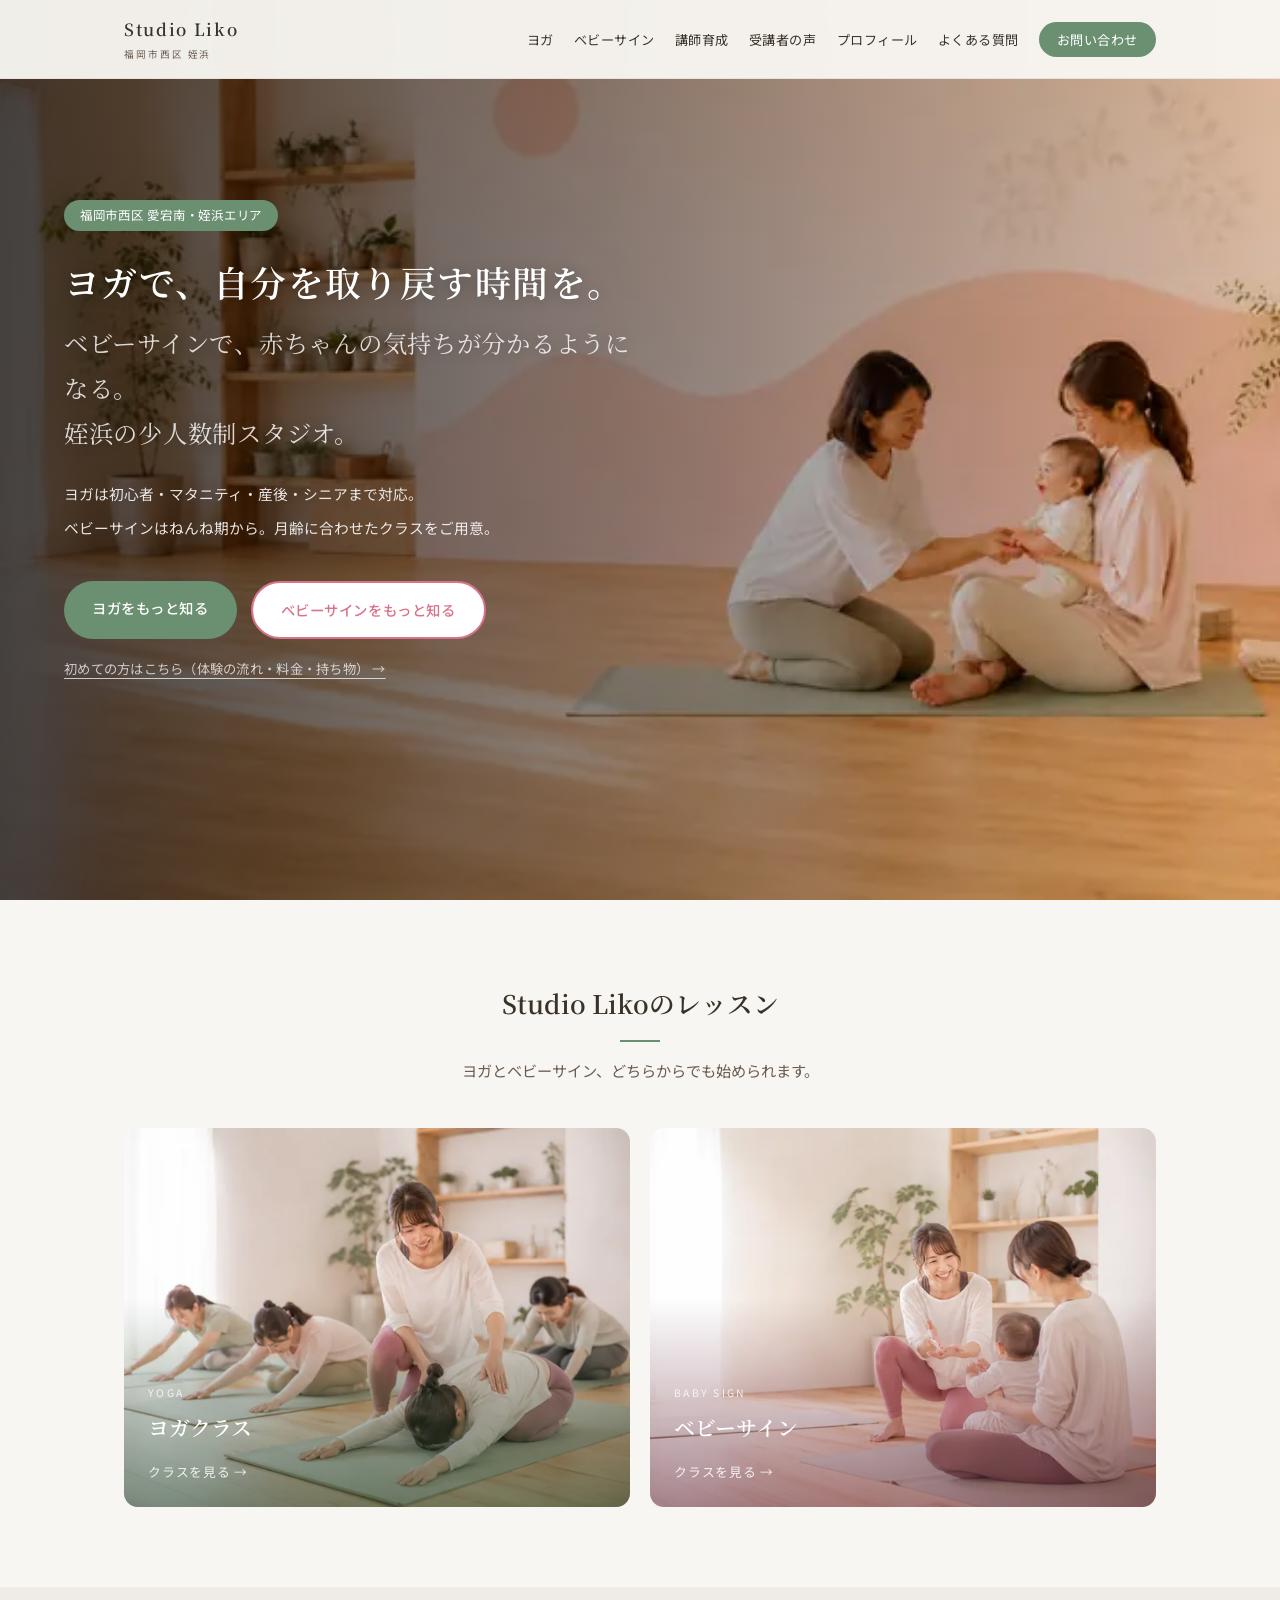
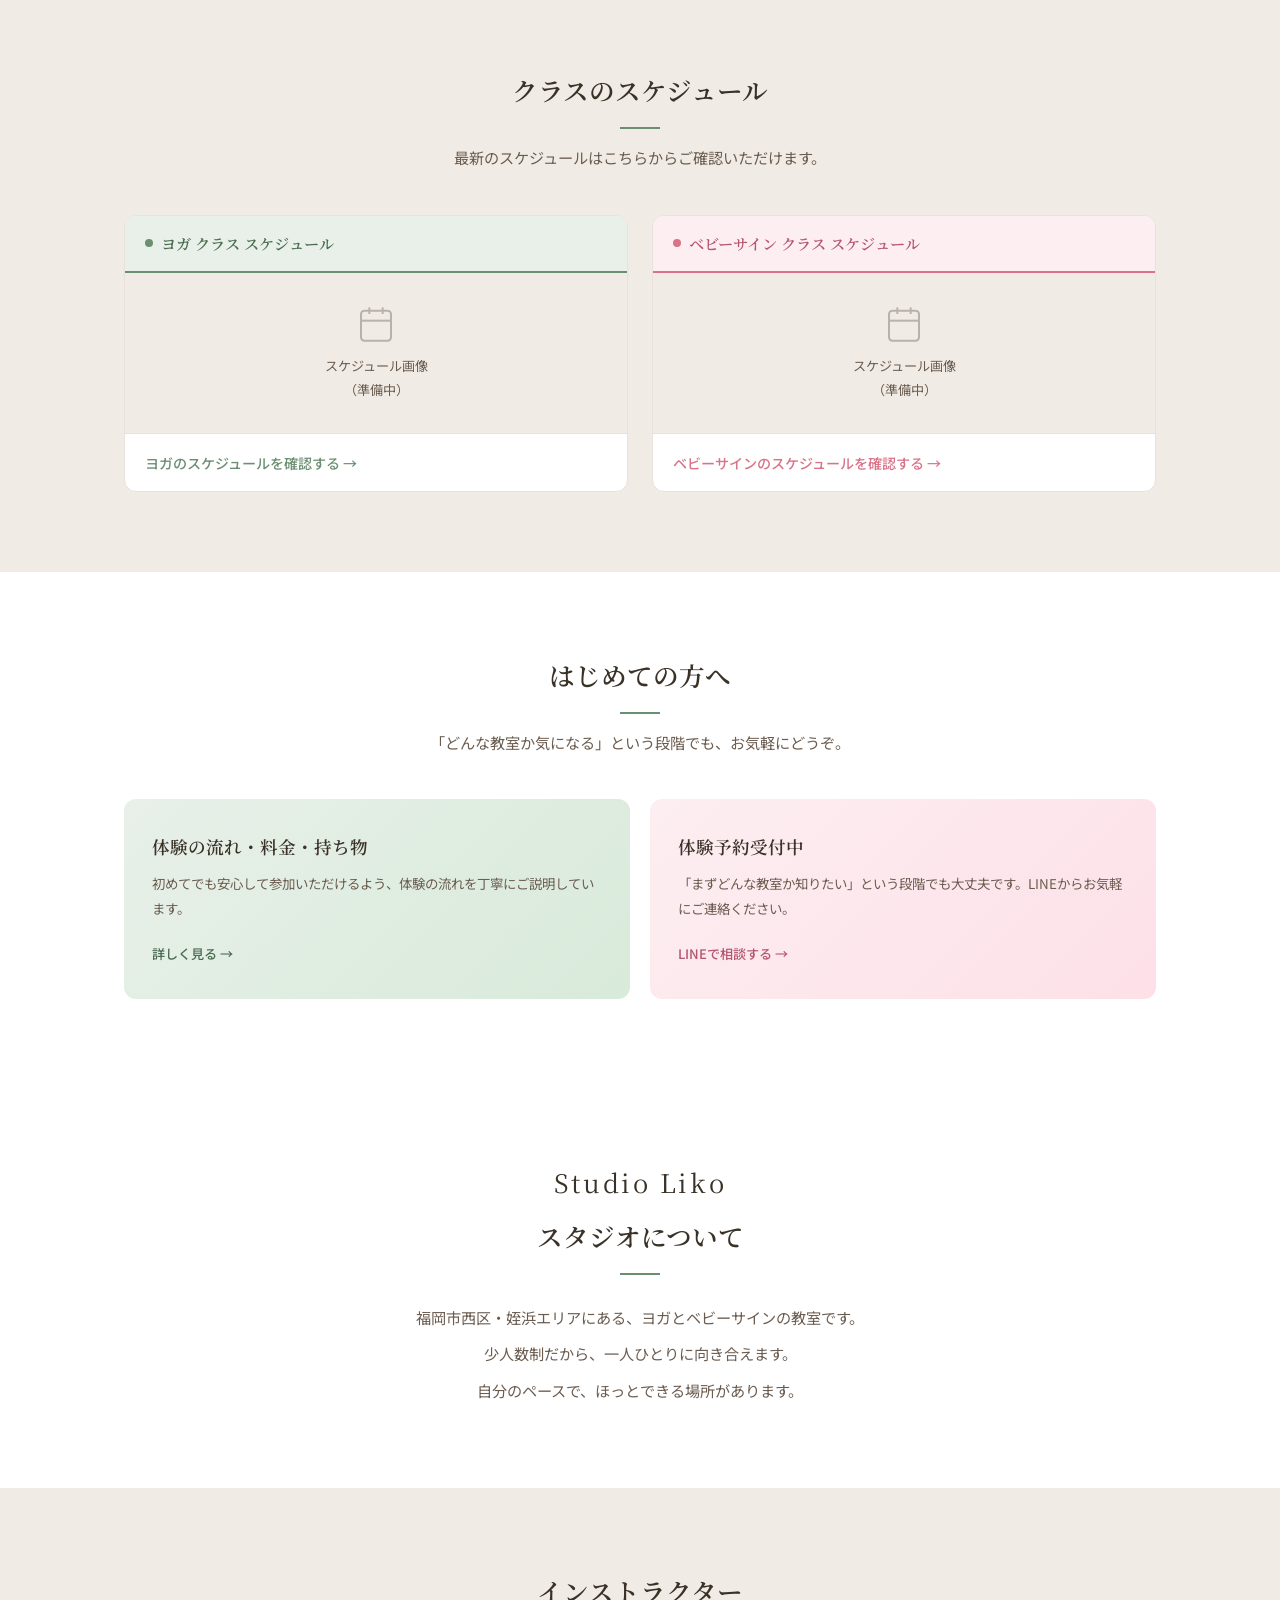
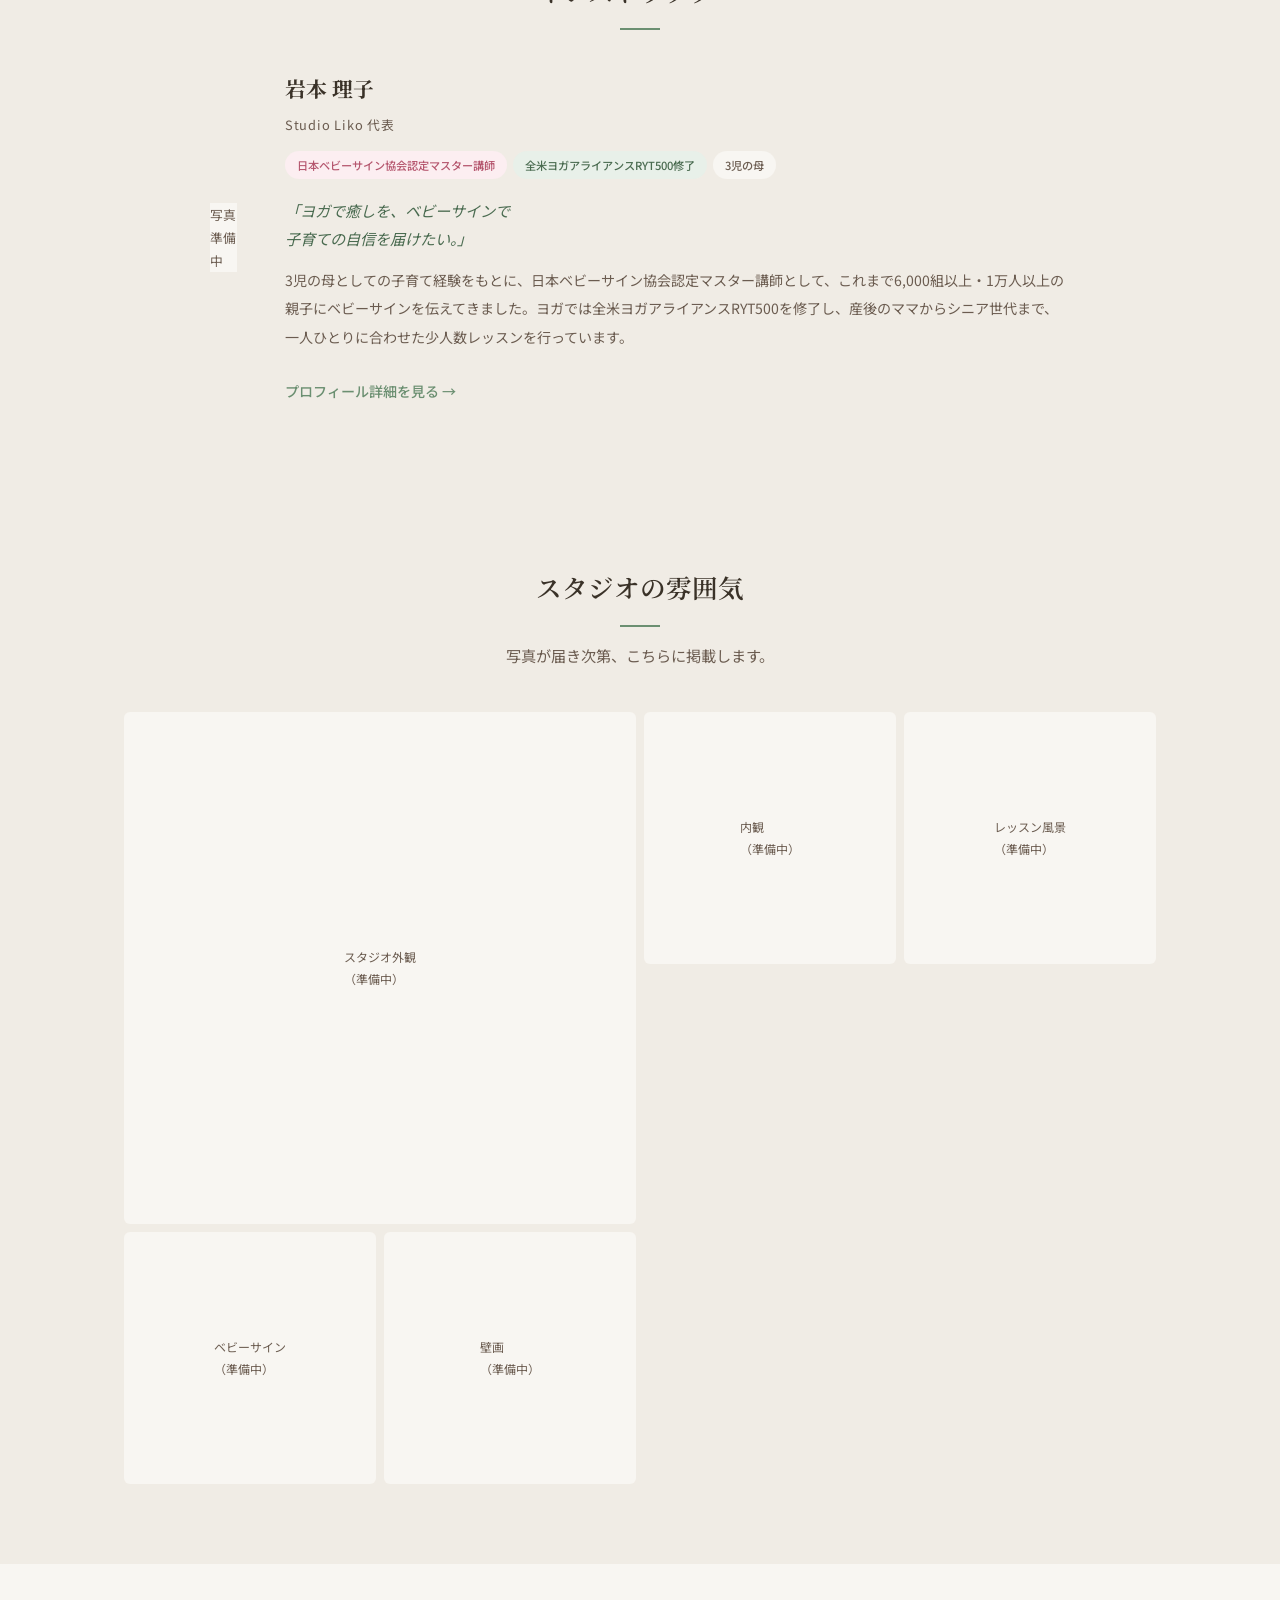
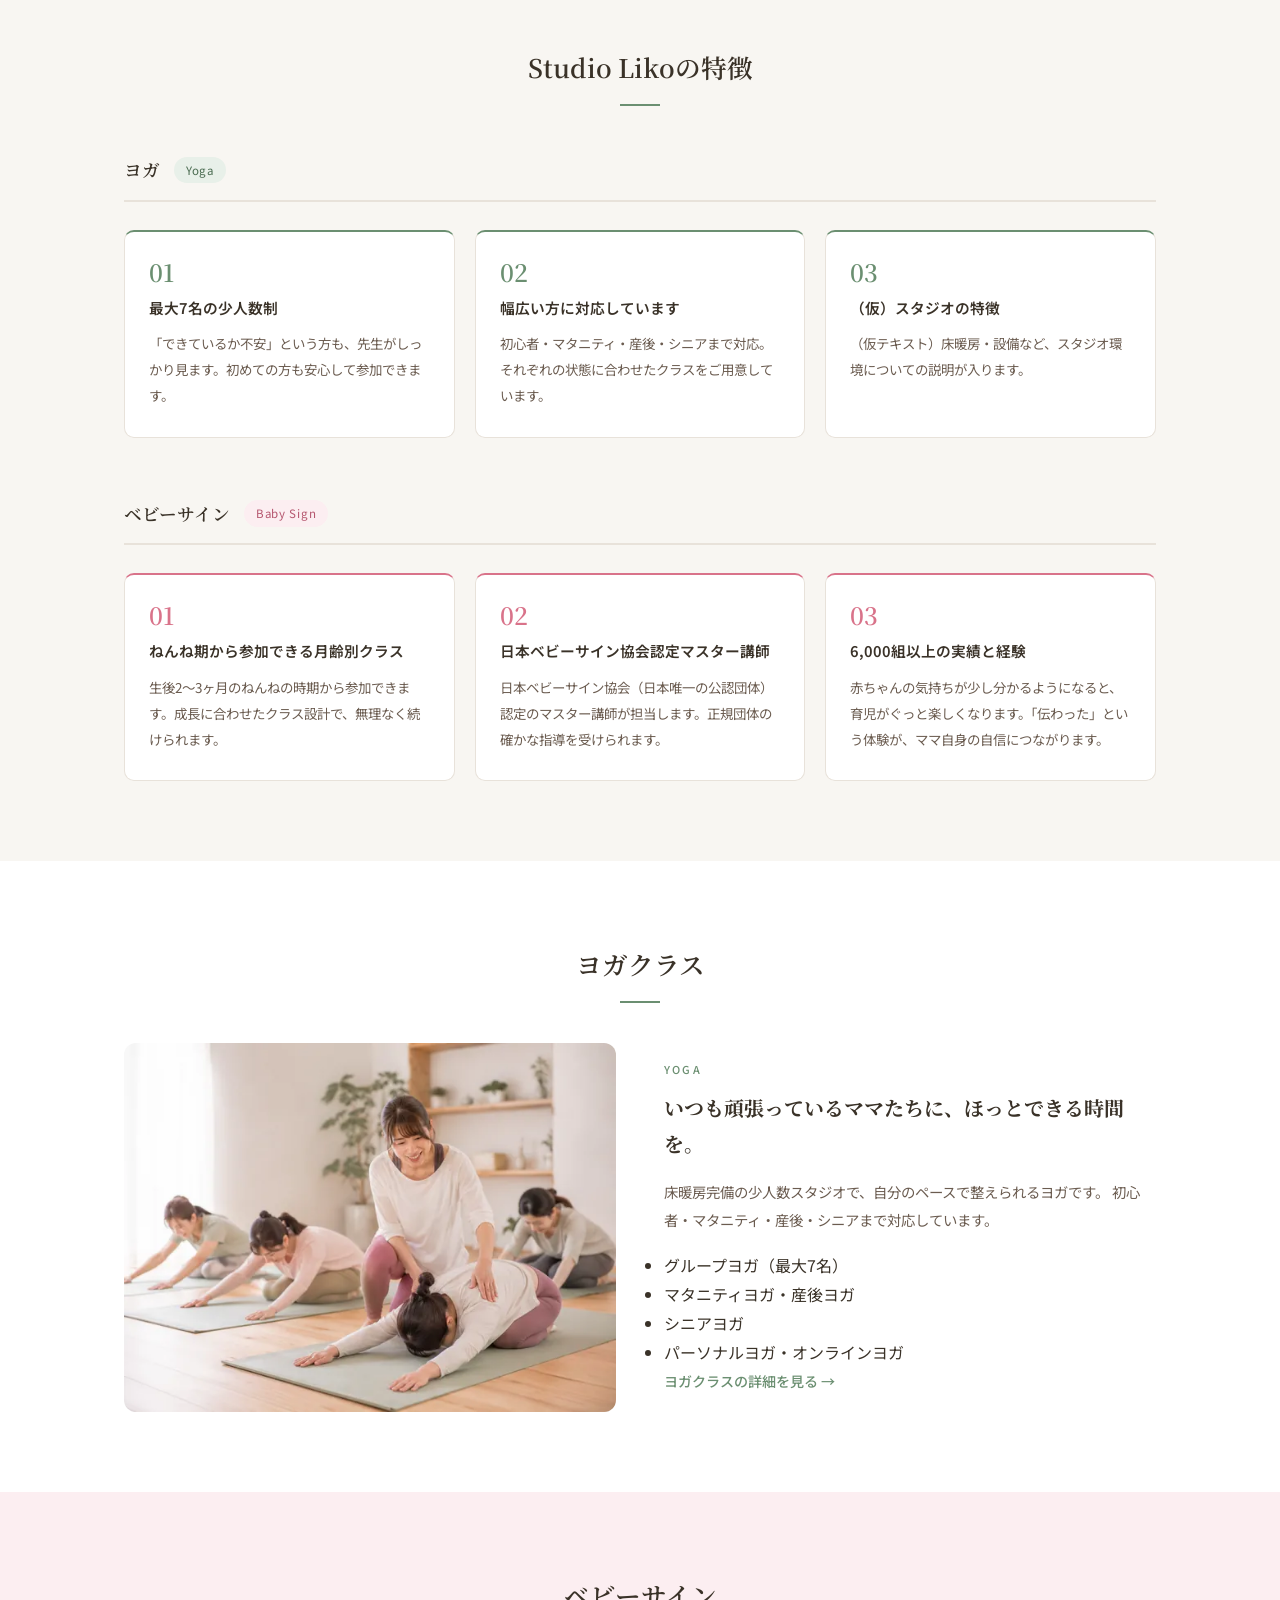
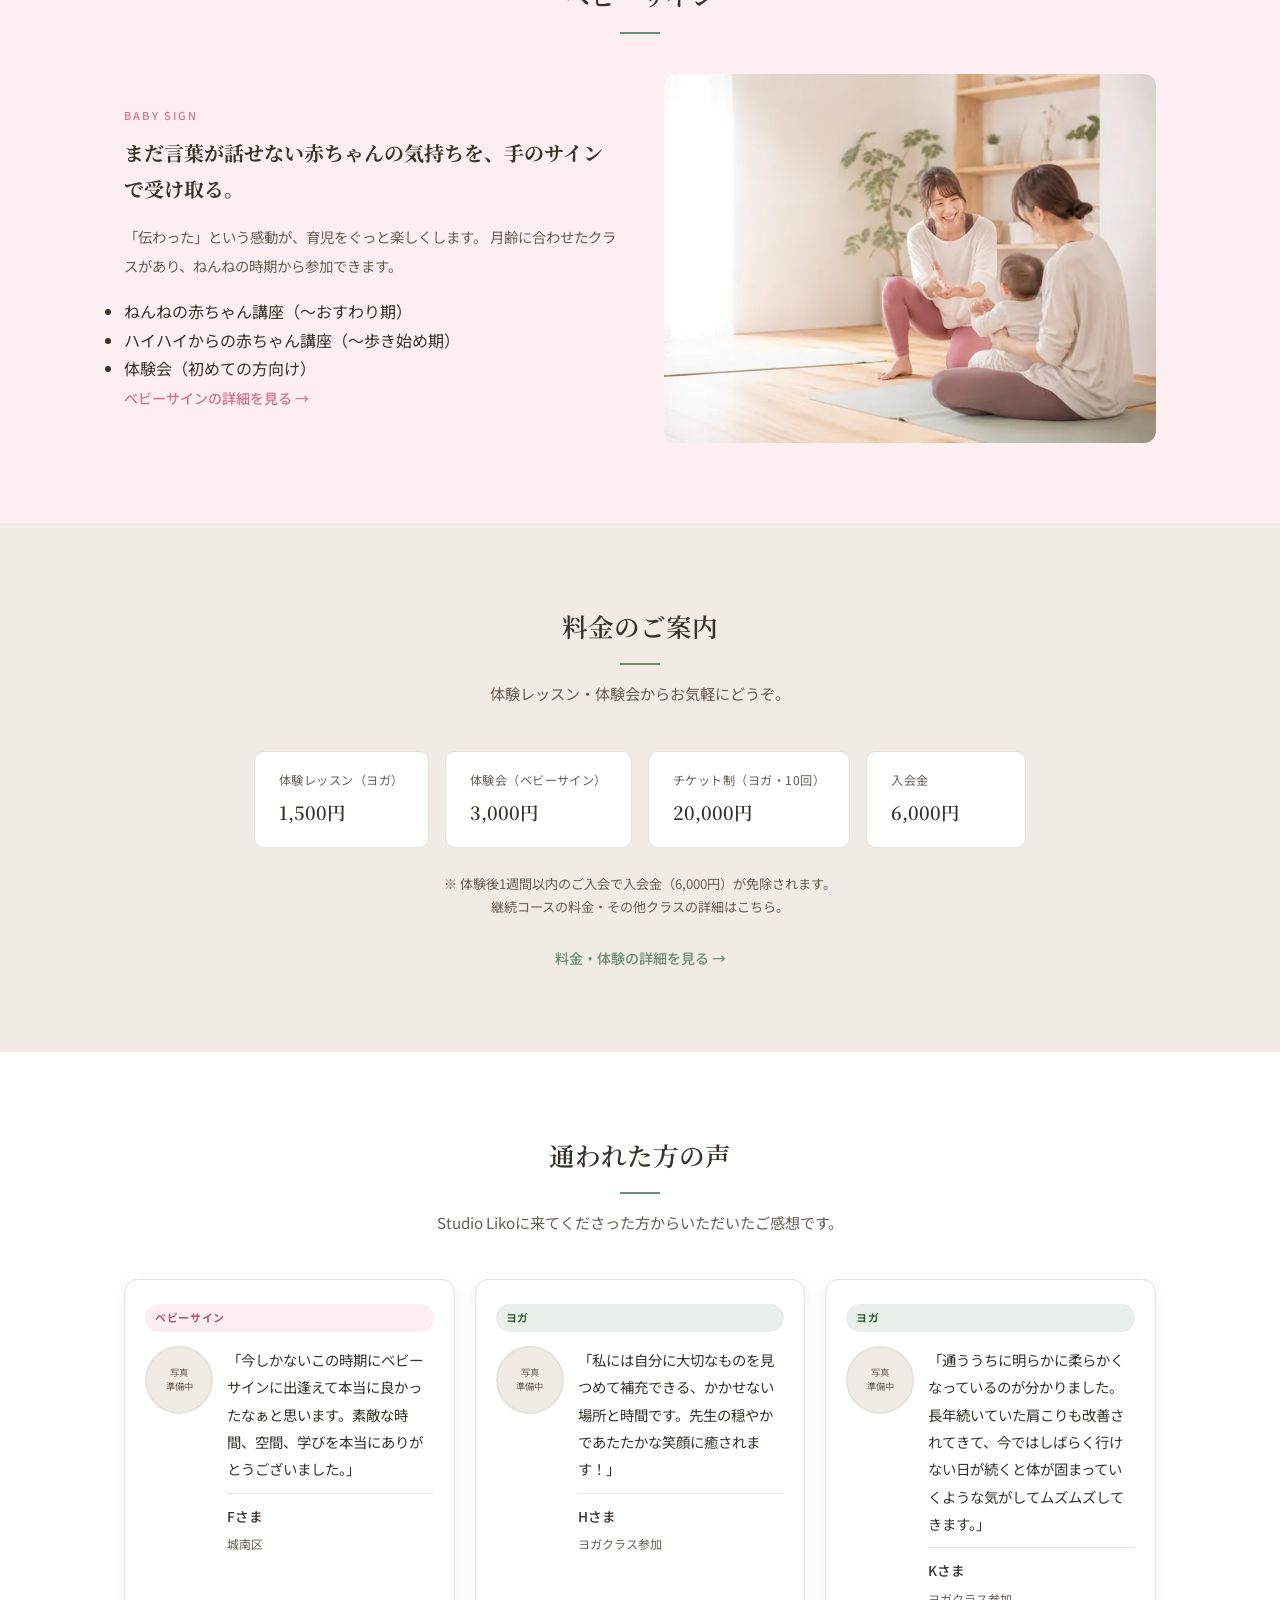
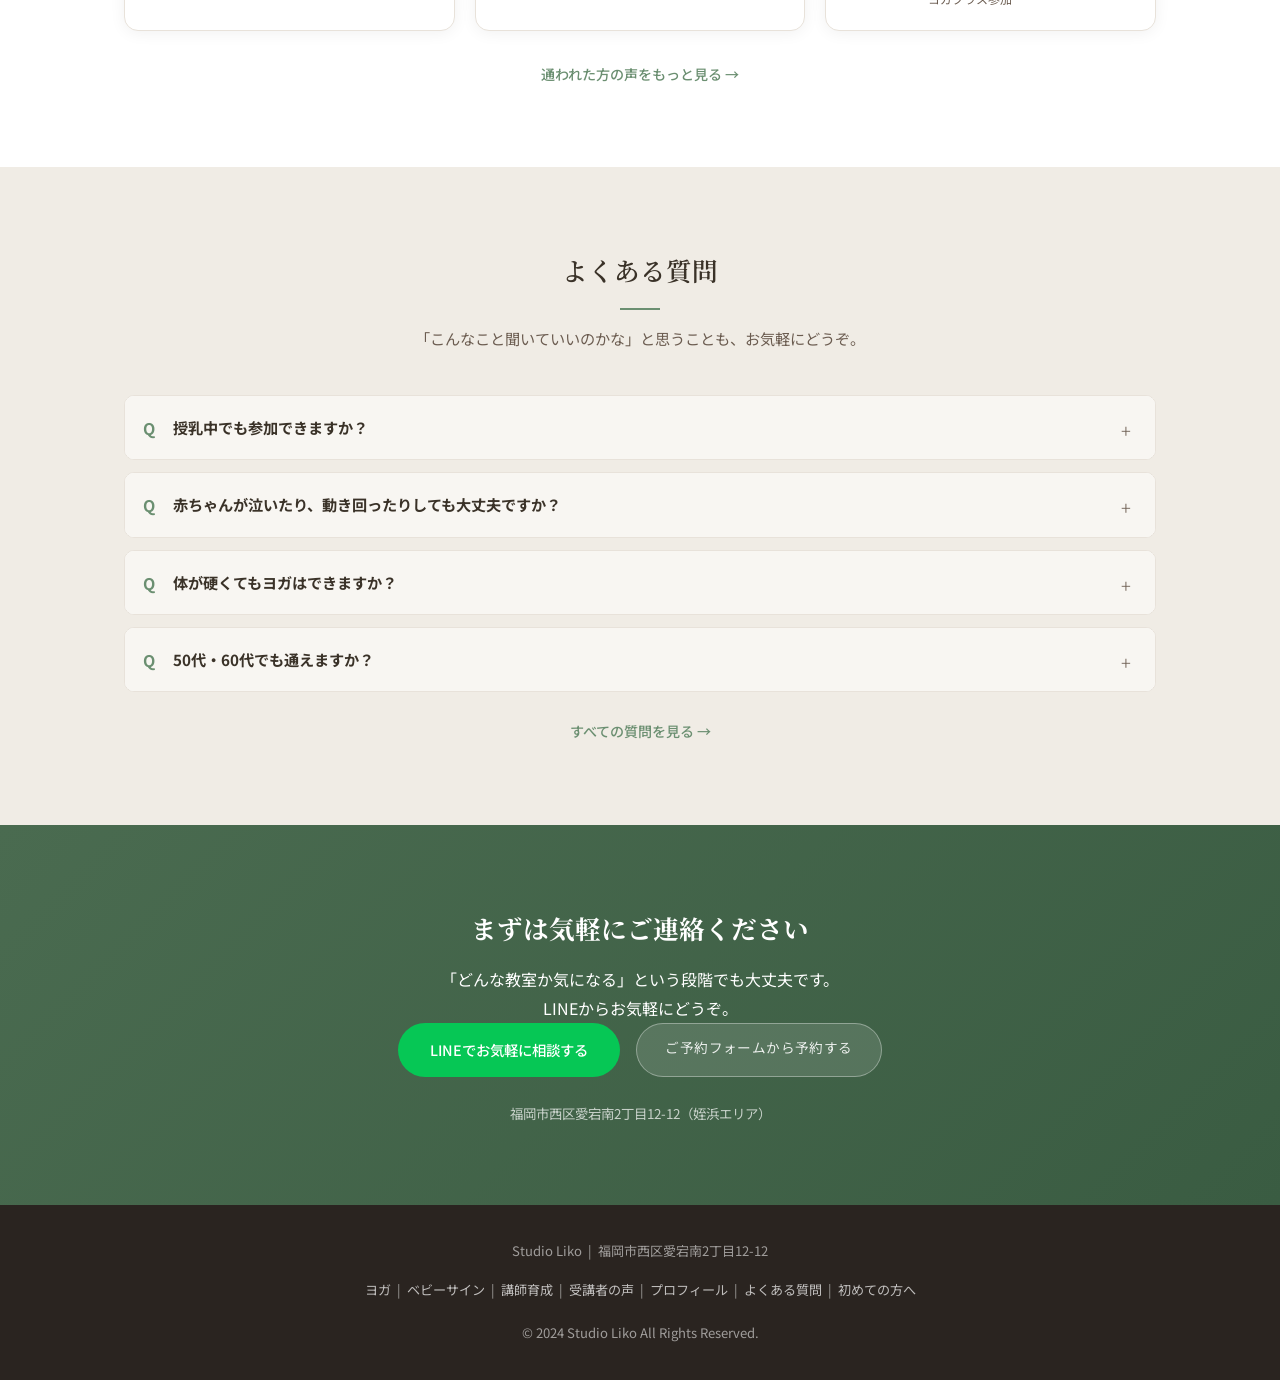
<file: index.html>
<!DOCTYPE html>
<html lang="ja">
<head>
  <meta charset="UTF-8">
  <meta name="viewport" content="width=device-width, initial-scale=1.0">
  <title>Studio Liko | 福岡市西区・姪浜のヨガ＆ベビーサイン教室</title>
  <meta name="description" content="福岡市西区・姪浜エリアのヨガ＆ベビーサイン教室「Studio Liko」。赤ちゃんと気持ちが通じる喜びを。ママの心と体がほっとゆるむ場所。少人数制・床暖房・月齢別ベビーサイン講座。">
  <link rel="preconnect" href="https://fonts.googleapis.com">
  <link rel="preconnect" href="https://fonts.gstatic.com" crossorigin>
  <link rel="preload" as="style" href="https://fonts.googleapis.com/css2?family=Noto+Serif+JP:wght@400;600&family=Noto+Sans+JP:wght@300;400;500;700&display=swap" onload="this.onload=null;this.rel='stylesheet'">
  <noscript><link rel="stylesheet" href="https://fonts.googleapis.com/css2?family=Noto+Serif+JP:wght@400;600&family=Noto+Sans+JP:wght@300;400;500;700&display=swap"></noscript>
  <link rel="preload" as="style" href="style.css" onload="this.onload=null;this.rel='stylesheet'">
  <noscript><link rel="stylesheet" href="style.css"></noscript>
  <style>
    *,*::before,*::after{box-sizing:border-box;margin:0;padding:0}
    html{scroll-behavior:smooth;font-size:16px}
    body{font-family:'Noto Sans JP',sans-serif;color:#3a3228;background:#f8f6f2;line-height:1.8}
    img{max-width:100%;height:auto;display:block}a{color:inherit;text-decoration:none}
    :root{--liko-green:#6b8f71;--yoga:#6b8f71;--yoga-dark:#4a6b50;--yoga-light:#e8f0e9;--babysign:#d9738a;--babysign-dark:#b5566e;--babysign-light:#fceef1;--bg:#f8f6f2;--bg2:#f0ece5;--text:#3a3228;--text-light:#6b5c50;--border:#e8e2da;--radius:8px}
    .container{max-width:1080px;margin:0 auto;padding:0 24px}
    .header{position:fixed;top:0;left:0;right:0;z-index:100;background:rgba(248,246,242,.96);backdrop-filter:blur(6px);border-bottom:1px solid var(--border)}
    .header-inner{max-width:1080px;margin:0 auto;padding:14px 24px;display:flex;align-items:center;justify-content:space-between;gap:24px}
    .logo{display:flex;flex-direction:column;gap:2px;flex-shrink:0}
    .logo-ja{font-family:'Noto Serif JP',serif;font-size:1.05rem;font-weight:600;letter-spacing:.1em}
    .logo-en{font-size:.6rem;letter-spacing:.2em;color:var(--text-light);text-transform:uppercase}
    .nav ul{display:flex;gap:20px;list-style:none;align-items:center}
    .nav a{font-size:.82rem;letter-spacing:.04em;transition:color .2s;white-space:nowrap}
    .btn-nav{background:var(--yoga);color:#fff!important;padding:8px 18px;border-radius:20px;font-size:.8rem}
    .hamburger{display:none;flex-direction:column;justify-content:center;gap:5px;background:none;border:none;cursor:pointer;padding:8px;z-index:200;flex-shrink:0}
    .hamburger span{display:block;width:22px;height:2px;background:var(--text);border-radius:2px;transition:all .3s}
    .nav-overlay{display:none;position:fixed;inset:0;background:rgba(0,0,0,.4);z-index:90}
    .sticky-cta{display:none;position:fixed;bottom:0;left:0;right:0;z-index:150}
    /* FV */
    .fv-hero{position:relative;min-height:100vh;display:flex!important;align-items:center;overflow:hidden;padding-top:0}
    .fv-hero::before,.fv-hero::after{display:none}
    .fv-hero-bg{position:absolute;inset:0;width:100%;height:100%;object-fit:cover;object-position:62% center;z-index:0;display:block;max-width:none}
    .fv-hero-overlay{position:absolute;inset:0;background:linear-gradient(to right,rgba(12,6,3,.76) 0%,rgba(12,6,3,.46) 48%,rgba(12,6,3,.06) 100%);z-index:1}
    .fv-hero-left{position:relative;z-index:2;padding:140px clamp(24px,3.5vw,56px) 80px clamp(24px,5vw,88px);max-width:680px}
    .fv-badge{display:inline-block;background:var(--liko-green);color:#fff;font-size:.78rem;padding:4px 16px;border-radius:20px;letter-spacing:.06em;margin-bottom:22px}
    .fv-title{font-family:'Noto Serif JP',serif;font-size:clamp(1.9rem,3.2vw,2.7rem);font-weight:600;line-height:1.6;margin-bottom:22px;color:#fff;letter-spacing:.04em;text-shadow:0 1px 16px rgba(0,0,0,.3)}
    .fv-title .fv-sub-line{display:block;font-size:.68em;font-weight:400;color:rgba(255,255,255,.8);margin-top:10px;line-height:1.85;letter-spacing:.03em}
    .fv-text{font-size:.92rem;color:rgba(255,255,255,.85);margin-bottom:36px;line-height:2.3}
    .fv-btns{display:flex;gap:14px;flex-wrap:wrap}
    .btn{display:inline-block;padding:14px 28px;border-radius:30px;font-size:.9rem;font-weight:500;letter-spacing:.04em;transition:all .2s;cursor:pointer}
    .btn-yoga{background:var(--yoga);color:#fff}
    .btn-babysign{background:#fff;color:var(--babysign);border:2px solid var(--babysign)}
    @media(max-width:768px){
      .hamburger{display:flex}
      .nav{position:fixed;top:0;right:-100%;width:75%;max-width:280px;height:100vh;background:var(--bg);padding:72px 28px 28px;transition:right .3s ease;box-shadow:-8px 0 24px rgba(0,0,0,.08);z-index:100;overflow-y:auto}
      .nav.open{right:0}
      .nav ul{flex-direction:column;gap:0;align-items:flex-start}
      .nav ul li{width:100%;border-bottom:1px solid var(--border)}
      .nav a:not(.btn-nav){display:block;padding:15px 0;font-size:.95rem}
      .btn-nav{display:inline-block;margin:16px 0 0;padding:10px 20px}
      .sticky-cta{display:block;opacity:0;transform:translateY(100%);transition:opacity .4s ease,transform .4s ease;pointer-events:none}
      .sticky-cta.visible{opacity:1;transform:translateY(0);pointer-events:auto}
      body{padding-bottom:70px}
      /* モバイルFV：全画面写真＋テキスト重ね（Mauleaスタイル） */
      .fv-hero{position:relative!important;min-height:100vh;display:flex!important;align-items:flex-end;overflow:hidden;padding-top:0;background:none!important}
      .fv-hero-bg{display:block!important;position:absolute!important;inset:0;width:100%;height:100%;object-fit:cover;object-position:center;max-height:none;max-width:none}
      .fv-hero-overlay{display:block!important;background:linear-gradient(to top,rgba(0,0,0,.72) 0%,rgba(0,0,0,.3) 55%,rgba(0,0,0,.08) 100%)}
      .fv-hero-left{position:relative!important;z-index:2;margin-top:0;padding:0 24px 148px;background:none;border-radius:0;box-shadow:none;max-width:100%;width:100%}
      .fv-title{color:#fff!important;font-size:1.6rem;line-height:1.7;text-shadow:0 2px 10px rgba(0,0,0,.4);margin-bottom:10px;letter-spacing:.02em}
      .fv-title .fv-sub-line{color:rgba(255,255,255,.85)!important;margin-top:10px}
      .fv-text{color:rgba(255,255,255,.82)!important;font-size:.88rem;line-height:2;margin-top:14px}
      .fv-btns{gap:10px;margin-top:22px}
      .fv-hero .fv-btns{display:none!important}
      .fv-hero .fv-text{display:none!important}
      .fv-hero-left>p:last-child a{color:rgba(255,255,255,.65)!important}
    }
  </style>
</head>
<body>

  <!-- ヘッダー -->
  <header class="header">
    <div class="header-inner">
      <a href="index.html" class="logo">
        <span class="logo-ja">Studio Liko</span>
        <span class="logo-en">福岡市西区 姪浜</span>
      </a>
      <nav class="nav" id="nav">
        <ul>
          <li><a href="yoga.html">ヨガ</a></li>
          <li><a href="babysign.html">ベビーサイン</a></li>
          <li><a href="training.html">講師育成</a></li>
          <li><a href="voice.html">受講者の声</a></li>
          <li><a href="profile.html">プロフィール</a></li>
          <li><a href="faq.html">よくある質問</a></li>
          <li><a href="#contact" class="btn-nav">お問い合わせ</a></li>
        </ul>
      </nav>
      <button class="hamburger" id="hamburger" aria-label="メニューを開く">
        <span></span><span></span><span></span>
      </button>
    </div>
  </header>

  <main>

  <!-- ===== 1. FV ===== -->
  <section class="fv fv-hero">
    <picture>
      <source media="(max-width: 768px)" srcset="img/fv_main_sp.webp" type="image/webp">
      <source srcset="img/fv_main.webp" type="image/webp">
      <img src="img/fv_main.png" alt="Studio Liko ヨガとベビーサインの教室" class="fv-hero-bg" fetchpriority="high" width="1440" height="810">
    </picture>
    <div class="fv-hero-overlay"></div>
    <div class="fv-hero-left">
      <span class="fv-badge">福岡市西区 愛宕南・姪浜エリア</span>
      <h1 class="fv-title">
        ヨガで、自分を取り戻す時間を。
        <span class="fv-sub-line">ベビーサインで、赤ちゃんの気持ちが分かるようになる。<br>姪浜の少人数制スタジオ。</span>
      </h1>
      <p class="fv-text">
        ヨガは初心者・マタニティ・産後・シニアまで対応。<br>
        ベビーサインはねんね期から。月齢に合わせたクラスをご用意。
      </p>
      <div class="fv-btns">
        <a href="yoga.html" class="btn btn-yoga">ヨガをもっと知る</a>
        <a href="babysign.html" class="btn btn-babysign">ベビーサインをもっと知る</a>
      </div>
      <p style="margin-top:18px;font-size:.83rem;">
        <a href="guide.html" style="color:rgba(255,255,255,.72);text-decoration:underline;text-underline-offset:4px;letter-spacing:.02em;">初めての方はこちら（体験の流れ・料金・持ち物） →</a>
      </p>
    </div>
  </section>

  <!-- ===== 2. 入口カード（ヨガ／ベビーサイン） ===== -->
  <section class="entry-section section-spacious">
    <div class="container">
      <h2 class="section-title">Studio Likoのレッスン</h2>
      <p class="section-lead">ヨガとベビーサイン、どちらからでも始められます。</p>
      <div class="entry-grid">

        <a href="yoga.html" class="entry-card yoga-entry">
          <picture>
            <source srcset="img/profile.webp" type="image/webp">
            <img src="img/profile.png" alt="ヨガクラス">
          </picture>
          <div class="entry-card-overlay"></div>
          <div class="entry-card-label">
            <span class="label-sp-title">自分を整える時間</span>
            <span class="label-en">Yoga</span>
            <span class="label-ja">ヨガクラス</span>
            <span class="label-arrow">クラスを見る →</span>
          </div>
        </a>

        <a href="babysign.html" class="entry-card bs-entry">
          <picture>
            <source srcset="img/babysign_mama.webp" type="image/webp">
            <img src="img/babysign_mama.png" alt="ベビーサインクラス">
          </picture>
          <div class="entry-card-overlay"></div>
          <div class="entry-card-label">
            <span class="label-sp-title">赤ちゃんと通じ合う</span>
            <span class="label-en">Baby Sign</span>
            <span class="label-ja">ベビーサイン</span>
            <span class="label-arrow">クラスを見る →</span>
          </div>
        </a>

      </div>
    </div>
  </section>

  <!-- ===== 3. スケジュール導線 ===== -->
  <section class="schedule-section section-spacious">
    <div class="container">
      <h2 class="section-title">クラスのスケジュール</h2>
      <p class="section-lead">最新のスケジュールはこちらからご確認いただけます。</p>
      <div class="schedule-grid">

        <div class="schedule-card yoga-sch">
          <div class="schedule-card-header">
            <span style="display:inline-block;width:8px;height:8px;border-radius:50%;background:var(--yoga);"></span>
            ヨガ クラス スケジュール
          </div>
          <div class="schedule-img-area">
            <!-- 画像が届いたらここに <img src="img/schedule_yoga.jpg" alt="ヨガスケジュール"> を差し替え -->
            <svg width="40" height="40" viewBox="0 0 24 24" fill="none" stroke="currentColor" stroke-width="1.2" style="opacity:.4"><rect x="3" y="4" width="18" height="18" rx="2"/><line x1="16" y1="2" x2="16" y2="6"/><line x1="8" y1="2" x2="8" y2="6"/><line x1="3" y1="10" x2="21" y2="10"/></svg>
            <span>スケジュール画像<br>（準備中）</span>
          </div>
          <div class="schedule-card-footer">
            <a href="yoga.html" class="btn-text">ヨガのスケジュールを確認する →</a>
          </div>
        </div>

        <div class="schedule-card bs-sch">
          <div class="schedule-card-header">
            <span style="display:inline-block;width:8px;height:8px;border-radius:50%;background:var(--babysign);"></span>
            ベビーサイン クラス スケジュール
          </div>
          <div class="schedule-img-area">
            <!-- 画像が届いたらここに <img src="img/schedule_bs.jpg" alt="ベビーサインスケジュール"> を差し替え -->
            <svg width="40" height="40" viewBox="0 0 24 24" fill="none" stroke="currentColor" stroke-width="1.2" style="opacity:.4"><rect x="3" y="4" width="18" height="18" rx="2"/><line x1="16" y1="2" x2="16" y2="6"/><line x1="8" y1="2" x2="8" y2="6"/><line x1="3" y1="10" x2="21" y2="10"/></svg>
            <span>スケジュール画像<br>（準備中）</span>
          </div>
          <div class="schedule-card-footer">
            <a href="babysign.html" class="btn-text bs">ベビーサインのスケジュールを確認する →</a>
          </div>
        </div>

      </div>
    </div>
  </section>

  <!-- ===== 4. はじめての方へ / 体験予約バナー ===== -->
  <section class="section-spacious" style="background:#fff;">
    <div class="container">
      <h2 class="section-title">はじめての方へ</h2>
      <p class="section-lead">「どんな教室か気になる」という段階でも、お気軽にどうぞ。</p>
      <div class="firsttime-grid">

        <a href="guide.html" class="firsttime-card">
          <div class="firsttime-card-bg yoga-bg"></div>
          <div class="firsttime-card-content">
            <h3>体験の流れ・料金・持ち物</h3>
            <p>初めてでも安心して参加いただけるよう、体験の流れを丁寧にご説明しています。</p>
            <span class="firsttime-arrow">詳しく見る →</span>
          </div>
        </a>

        <a href="#contact" class="firsttime-card bs-card">
          <div class="firsttime-card-bg bs-bg"></div>
          <div class="firsttime-card-content">
            <h3>体験予約受付中</h3>
            <p>「まずどんな教室か知りたい」という段階でも大丈夫です。LINEからお気軽にご連絡ください。</p>
            <span class="firsttime-arrow">LINEで相談する →</span>
          </div>
        </a>

      </div>
    </div>
  </section>

  <!-- ===== 5. Studio Likoについて ===== -->
  <section class="studio-about section-spacious">
    <div class="container">
      <p class="studio-about-logo">Studio Liko</p>
      <h2 class="section-title">スタジオについて</h2>
      <p class="studio-about-lead">
        福岡市西区・姪浜エリアにある、ヨガとベビーサインの教室です。<br>
        少人数制だから、一人ひとりに向き合えます。<br>
        自分のペースで、ほっとできる場所があります。
      </p>
    </div>
  </section>

  <!-- ===== 6. インストラクター紹介 ===== -->
  <section class="profile-intro section-spacious" style="background:var(--bg2);">
    <div class="container">
      <h2 class="section-title">インストラクター</h2>
      <div class="profile-card">
        <div class="profile-img-round-v2" style="overflow:hidden;padding:0;background:var(--bg);display:flex;align-items:center;justify-content:center;">
          <span style="font-size:.8rem;color:var(--text-light);">写真準備中</span>
        </div>
        <div>
          <h2 style="font-family:'Noto Serif JP',serif;font-size:1.3rem;margin-bottom:4px;">岩本 理子</h2>
          <p style="font-size:.8rem;color:var(--text-light);margin-bottom:14px;letter-spacing:.06em;">Studio Liko 代表</p>
          <div style="display:flex;flex-wrap:wrap;gap:6px;margin-bottom:18px;">
            <span style="background:var(--babysign-light);color:var(--babysign-dark);font-size:.7rem;padding:4px 12px;border-radius:20px;font-weight:500;">日本ベビーサイン協会認定マスター講師</span>
            <span style="background:var(--yoga-light);color:var(--yoga-dark);font-size:.7rem;padding:4px 12px;border-radius:20px;font-weight:500;">全米ヨガアライアンスRYT500修了</span>
            <span style="background:var(--bg);color:var(--text-light);font-size:.7rem;padding:4px 12px;border-radius:20px;font-weight:500;">3児の母</span>
          </div>
          <p class="profile-catch">「ヨガで癒しを、ベビーサインで<br>子育ての自信を届けたい。」</p>
          <p style="font-size:.88rem;color:var(--text-light);line-height:2;">
            3児の母としての子育て経験をもとに、日本ベビーサイン協会認定マスター講師として、これまで6,000組以上・1万人以上の親子にベビーサインを伝えてきました。ヨガでは全米ヨガアライアンスRYT500を修了し、産後のママからシニア世代まで、一人ひとりに合わせた少人数レッスンを行っています。
          </p>
          <a href="profile.html" class="btn-text" style="margin-top:10px;display:inline-block;">プロフィール詳細を見る →</a>
        </div>
      </div>
    </div>
  </section>

  <!-- ===== 7. 写真で雰囲気を見せる ===== -->
  <section class="photo-section section-spacious">
    <div class="container">
      <h2 class="section-title">スタジオの雰囲気</h2>
      <p class="section-lead">写真が届き次第、こちらに掲載します。</p>
      <div class="photo-gallery" style="margin-top:32px;">
        <div class="photo-gallery-item wide" style="min-height:200px;"><span>スタジオ外観<br>（準備中）</span></div>
        <div class="photo-gallery-item"><span>内観<br>（準備中）</span></div>
        <div class="photo-gallery-item"><span>レッスン風景<br>（準備中）</span></div>
        <div class="photo-gallery-item"><span>ベビーサイン<br>（準備中）</span></div>
        <div class="photo-gallery-item"><span>壁画<br>（準備中）</span></div>
      </div>
    </div>
  </section>

  <!-- ===== 8. POINT 6つ（ヨガ3 + ベビーサイン3） ===== -->
  <section class="points-section section-spacious">
    <div class="container">
      <h2 class="section-title">Studio Likoの特徴</h2>

      <!-- ヨガ 3つ -->
      <div class="points-block yoga-block" style="margin-top:48px;">
        <div class="points-block-heading">
          <span class="block-label">ヨガ</span>
          <span class="block-tag">Yoga</span>
        </div>
        <div class="points-grid">
          <div class="point-item">
            <div class="point-num">01</div>
            <h4>最大7名の少人数制</h4>
            <p>「できているか不安」という方も、先生がしっかり見ます。初めての方も安心して参加できます。</p>
          </div>
          <div class="point-item">
            <div class="point-num">02</div>
            <h4>幅広い方に対応しています</h4>
            <p>初心者・マタニティ・産後・シニアまで対応。それぞれの状態に合わせたクラスをご用意しています。</p>
          </div>
          <div class="point-item">
            <div class="point-num">03</div>
            <h4>（仮）スタジオの特徴</h4>
            <p>（仮テキスト）床暖房・設備など、スタジオ環境についての説明が入ります。</p>
          </div>
        </div>
      </div>

      <!-- ベビーサイン 3つ -->
      <div class="points-block bs-block" style="margin-top:60px;">
        <div class="points-block-heading">
          <span class="block-label">ベビーサイン</span>
          <span class="block-tag">Baby Sign</span>
        </div>
        <div class="points-grid">
          <div class="point-item">
            <div class="point-num">01</div>
            <h4>ねんね期から参加できる月齢別クラス</h4>
            <p>生後2〜3ヶ月のねんねの時期から参加できます。成長に合わせたクラス設計で、無理なく続けられます。</p>
          </div>
          <div class="point-item">
            <div class="point-num">02</div>
            <h4>日本ベビーサイン協会認定マスター講師</h4>
            <p>日本ベビーサイン協会（日本唯一の公認団体）認定のマスター講師が担当します。正規団体の確かな指導を受けられます。</p>
          </div>
          <div class="point-item">
            <div class="point-num">03</div>
            <h4>6,000組以上の実績と経験</h4>
            <p>赤ちゃんの気持ちが少し分かるようになると、育児がぐっと楽しくなります。「伝わった」という体験が、ママ自身の自信につながります。</p>
          </div>
        </div>
      </div>

    </div>
  </section>

  <!-- ===== 9. ヨガクラス紹介 ===== -->
  <section class="yoga-intro-section section-spacious">
    <div class="container">
      <h2 class="section-title">ヨガクラス</h2>
      <div class="class-intro-card">
        <div class="class-intro-img">
          <picture>
            <source srcset="img/profile.webp" type="image/webp">
            <img src="img/profile.png" alt="ヨガクラスの様子">
          </picture>
        </div>
        <div class="class-intro-text">
          <span class="track-en" style="color:var(--yoga);">Yoga</span>
          <h3>いつも頑張っているママたちに、ほっとできる時間を。</h3>
          <p>
            床暖房完備の少人数スタジオで、自分のペースで整えられるヨガです。
            初心者・マタニティ・産後・シニアまで対応しています。
          </p>
          <ul class="track-class-list">
            <li>グループヨガ（最大7名）</li>
            <li>マタニティヨガ・産後ヨガ</li>
            <li>シニアヨガ</li>
            <li>パーソナルヨガ・オンラインヨガ</li>
          </ul>
          <a href="yoga.html" class="btn-text">ヨガクラスの詳細を見る →</a>
        </div>
      </div>
    </div>
  </section>

  <!-- ===== 10. ベビーサイン紹介 ===== -->
  <section class="bs-intro-section section-spacious">
    <div class="container">
      <h2 class="section-title">ベビーサイン</h2>
      <div class="class-intro-card reverse">
        <div class="class-intro-img">
          <picture>
            <source srcset="img/babysign_mama.webp" type="image/webp">
            <img src="img/babysign_mama.png" alt="ベビーサインクラスの様子">
          </picture>
        </div>
        <div class="class-intro-text">
          <span class="track-en">Baby Sign</span>
          <h3>まだ言葉が話せない赤ちゃんの気持ちを、手のサインで受け取る。</h3>
          <p>
            「伝わった」という感動が、育児をぐっと楽しくします。
            月齢に合わせたクラスがあり、ねんねの時期から参加できます。
          </p>
          <ul class="track-class-list">
            <li>ねんねの赤ちゃん講座（〜おすわり期）</li>
            <li>ハイハイからの赤ちゃん講座（〜歩き始め期）</li>
            <li>体験会（初めての方向け）</li>
          </ul>
          <a href="babysign.html" class="btn-text bs">ベビーサインの詳細を見る →</a>
        </div>
      </div>
    </div>
  </section>

  <!-- ===== 11. 料金（アンカー） ===== -->
  <section class="fee-section section-spacious" id="fee">
    <div class="container">
      <h2 class="section-title">料金のご案内</h2>
      <p class="section-lead">体験レッスン・体験会からお気軽にどうぞ。</p>
      <div class="fee-cards">
        <div class="fee-card">
          <div class="fee-card-label">体験レッスン（ヨガ）</div>
          <div class="fee-card-price">1,500円</div>
        </div>
        <div class="fee-card">
          <div class="fee-card-label">体験会（ベビーサイン）</div>
          <div class="fee-card-price">3,000円</div>
        </div>
        <div class="fee-card">
          <div class="fee-card-label">チケット制（ヨガ・10回）</div>
          <div class="fee-card-price">20,000円</div>
        </div>
        <div class="fee-card">
          <div class="fee-card-label">入会金</div>
          <div class="fee-card-price">6,000円</div>
        </div>
      </div>
      <p class="fee-note">※ 体験後1週間以内のご入会で入会金（6,000円）が免除されます。<br>継続コースの料金・その他クラスの詳細はこちら。</p>
      <a href="guide.html" class="btn-text">料金・体験の詳細を見る →</a>
    </div>
  </section>

  <!-- ===== 12. お客様の声 ===== -->
  <section class="voices-section section-spacious">
    <div class="container">
      <h2 class="section-title">通われた方の声</h2>
      <p class="section-lead">Studio Likoに来てくださった方からいただいたご感想です。</p>
      <div class="voices-grid-v2">

        <div class="voice-card-v2">
          <span class="voice-tag-v2 voice-tag-bs">ベビーサイン</span>
          <div class="voice-card-main">
            <div class="voice-photo-wrap">
              <span class="voice-photo-placeholder">写真<br>準備中</span>
            </div>
            <div class="voice-card-content">
              <p class="voice-body">「今しかないこの時期にベビーサインに出逢えて本当に良かったなぁと思います。素敵な時間、空間、学びを本当にありがとうございました。」</p>
              <div class="voice-footer-v2">
                <span class="voice-person-name">Fさま</span>
                <span class="voice-person-info">城南区</span>
              </div>
            </div>
          </div>
        </div>

        <div class="voice-card-v2">
          <span class="voice-tag-v2 voice-tag-yoga">ヨガ</span>
          <div class="voice-card-main">
            <div class="voice-photo-wrap">
              <span class="voice-photo-placeholder">写真<br>準備中</span>
            </div>
            <div class="voice-card-content">
              <p class="voice-body">「私には自分に大切なものを見つめて補充できる、かかせない場所と時間です。先生の穏やかであたたかな笑顔に癒されます！」</p>
              <div class="voice-footer-v2">
                <span class="voice-person-name">Hさま</span>
                <span class="voice-person-info">ヨガクラス参加</span>
              </div>
            </div>
          </div>
        </div>

        <div class="voice-card-v2">
          <span class="voice-tag-v2 voice-tag-yoga">ヨガ</span>
          <div class="voice-card-main">
            <div class="voice-photo-wrap">
              <span class="voice-photo-placeholder">写真<br>準備中</span>
            </div>
            <div class="voice-card-content">
              <p class="voice-body">「通ううちに明らかに柔らかくなっているのが分かりました。長年続いていた肩こりも改善されてきて、今ではしばらく行けない日が続くと体が固まっていくような気がしてムズムズしてきます。」</p>
              <div class="voice-footer-v2">
                <span class="voice-person-name">Kさま</span>
                <span class="voice-person-info">ヨガクラス参加</span>
              </div>
            </div>
          </div>
        </div>

      </div>
      <div class="voice-more">
        <a href="voice.html" class="btn-text">通われた方の声をもっと見る →</a>
      </div>
    </div>
  </section>

  <!-- ===== よくある質問（抜粋） ===== -->
  <section class="faq-pickup" style="background:var(--bg2);">
    <div class="container">
      <h2 class="section-title">よくある質問</h2>
      <p class="section-lead">「こんなこと聞いていいのかな」と思うことも、お気軽にどうぞ。</p>
      <div class="faq-list">
        <div class="faq-item">
          <div class="faq-q">授乳中でも参加できますか？</div>
          <div class="faq-a">はい、大丈夫です。授乳ケープをお持ちいただければ、スタジオ内でご利用いただけます。</div>
        </div>
        <div class="faq-item">
          <div class="faq-q">赤ちゃんが泣いたり、動き回ったりしても大丈夫ですか？</div>
          <div class="faq-a">もちろんです。赤ちゃんが泣いたりぐずったりするのは自然なこと。安心して来ていただける場所でありたいと思っています。</div>
        </div>
        <div class="faq-item">
          <div class="faq-q">体が硬くてもヨガはできますか？</div>
          <div class="faq-a">大丈夫です。ヨガは柔らかくなるための練習なので、今の体の状態は関係ありません。少人数なので、一人ひとりに合わせてご案内します。</div>
        </div>
        <div class="faq-item">
          <div class="faq-q">50代・60代でも通えますか？</div>
          <div class="faq-a">はい、ぜひいらしてください。シニアヨガのクラスもご用意しており、50代・60代の方にも多く通っていただいています。</div>
        </div>
      </div>
      <div class="faq-more">
        <a href="faq.html" class="btn-text">すべての質問を見る →</a>
      </div>
    </div>
  </section>

  <!-- ===== CTA ===== -->
  <section class="cta" id="contact">
    <div class="container">
      <h2>まずは気軽にご連絡ください</h2>
      <p>「どんな教室か気になる」という段階でも大丈夫です。<br>LINEからお気軽にどうぞ。</p>
      <div class="cta-btns">
        <a href="https://page.line.me/ttp2821f" class="btn-line">
          <span>LINE</span>
          <span>LINEでお気軽に相談する</span>
        </a>
        <a href="https://naturalroom.official.jp/%e3%81%94%e4%ba%88%e7%b4%84/" class="btn-yoyaku" target="_blank" rel="noopener">ご予約フォームから予約する</a>
      </div>
      <p style="margin-top:20px;font-size:.84rem;color:rgba(255,255,255,.7);">福岡市西区愛宕南2丁目12-12（姪浜エリア）</p>
    </div>
  </section>

  </main>

  <!-- フッター -->
  <footer>
    <div class="container">
      <p>Studio Liko &nbsp;|&nbsp; 福岡市西区愛宕南2丁目12-12</p>
      <p style="margin-top:10px;">
        <a href="yoga.html">ヨガ</a> &nbsp;|&nbsp;
        <a href="babysign.html">ベビーサイン</a> &nbsp;|&nbsp;
        <a href="training.html">講師育成</a> &nbsp;|&nbsp;
        <a href="voice.html">受講者の声</a> &nbsp;|&nbsp;
        <a href="profile.html">プロフィール</a> &nbsp;|&nbsp;
        <a href="faq.html">よくある質問</a> &nbsp;|&nbsp;
        <a href="guide.html">初めての方へ</a>
      </p>
      <p style="margin-top:14px;">© 2024 Studio Liko All Rights Reserved.</p>
    </div>
  </footer>

  <div class="nav-overlay" id="navOverlay"></div>

  <!-- スマホ下部固定ボタン -->
  <div class="sticky-cta" id="stickyCta">
    <div class="sticky-cta-inner">
      <a href="https://naturalroom.official.jp/%e3%81%94%e4%ba%88%e7%b4%84/" class="sticky-btn sticky-btn-yoyaku" target="_blank" rel="noopener">体験を予約する</a>
      <a href="https://page.line.me/ttp2821f" class="sticky-btn sticky-btn-line">LINEで相談</a>
    </div>
  </div>

  <script src="script.js"></script>
</body>
</html>
</file>
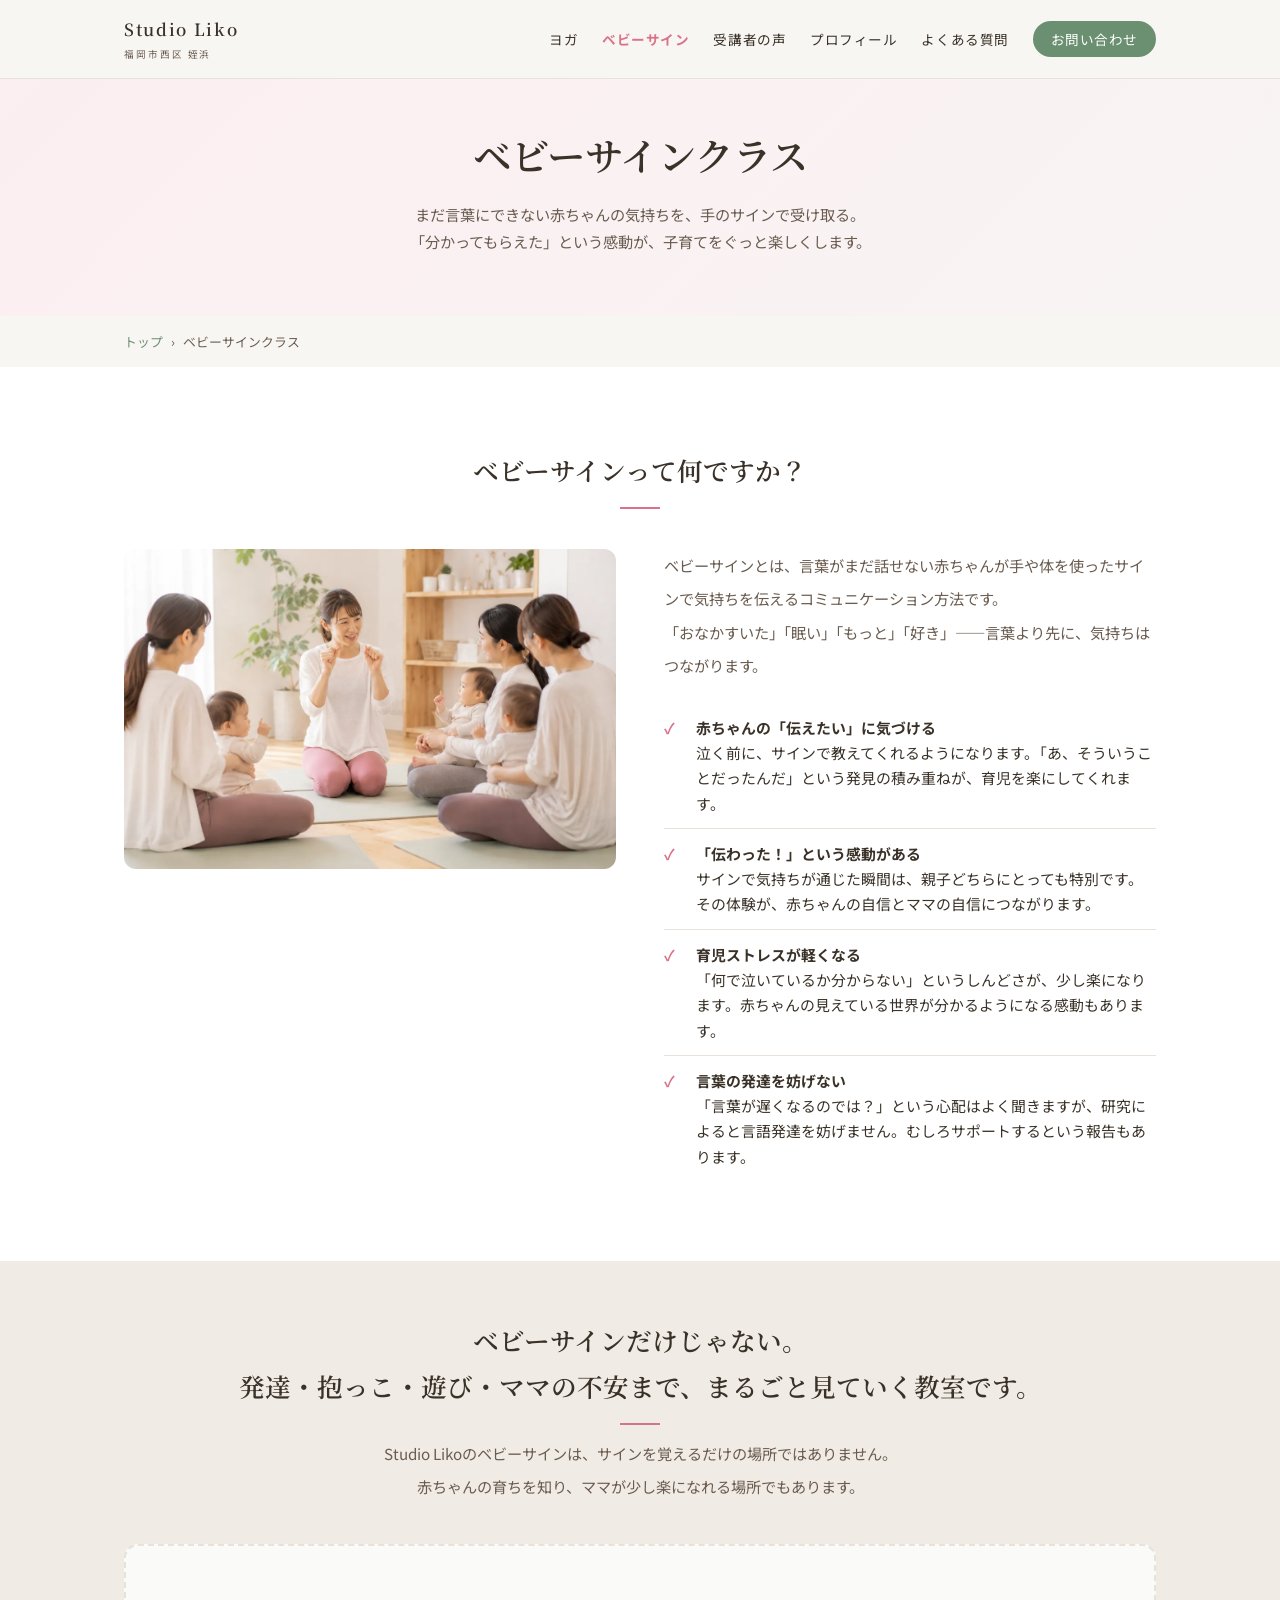
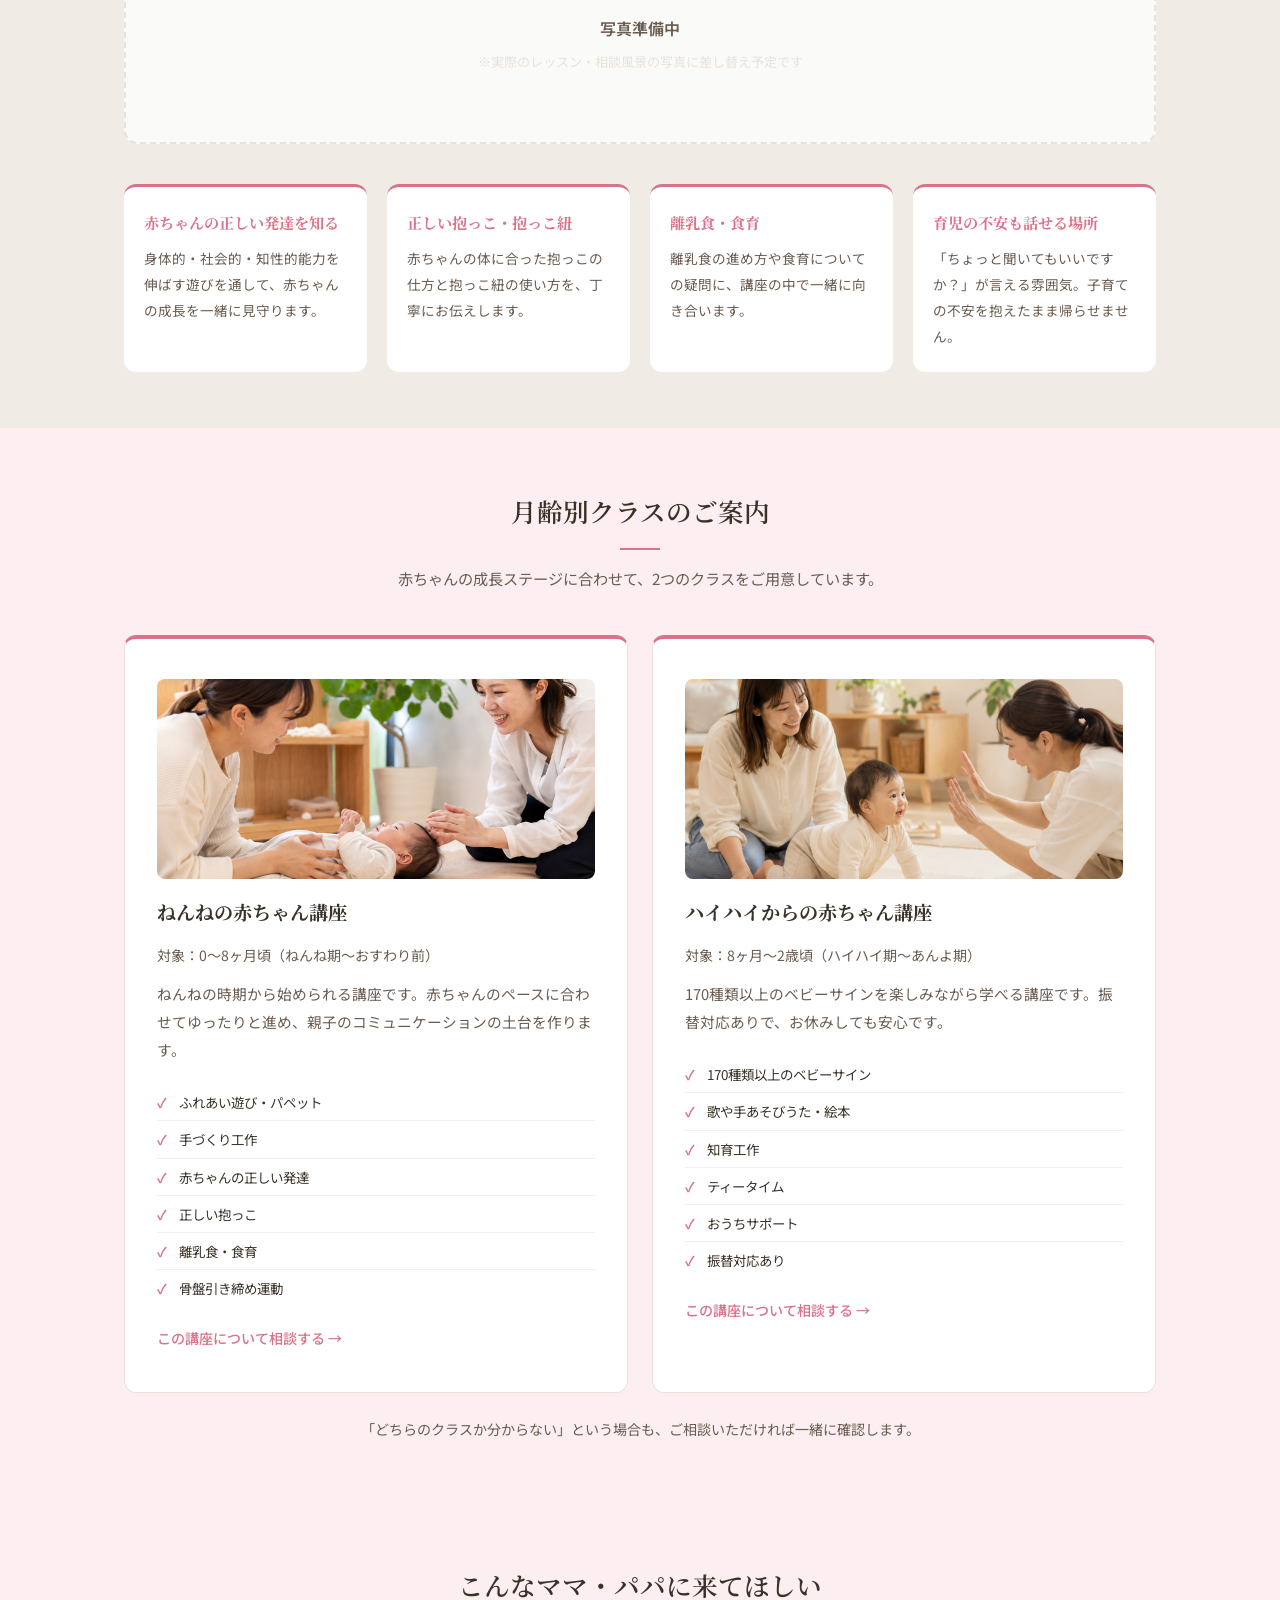
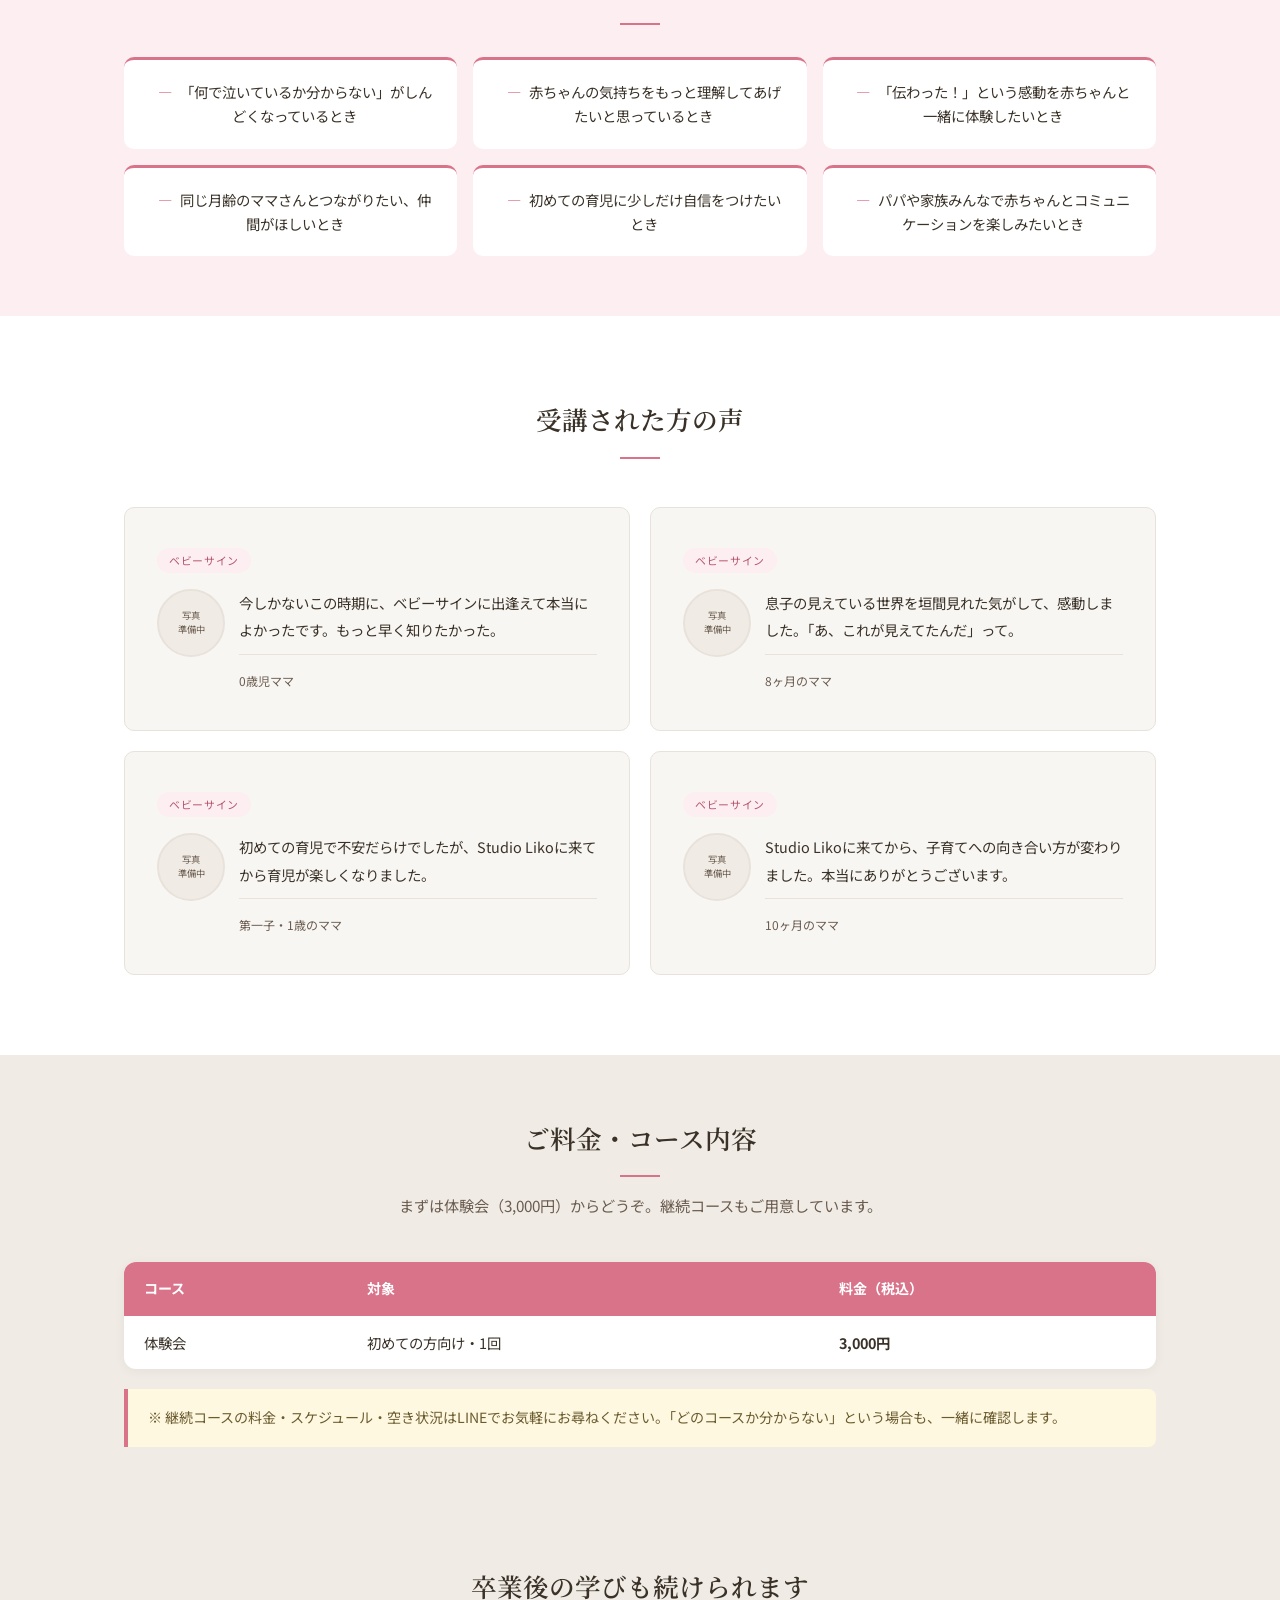
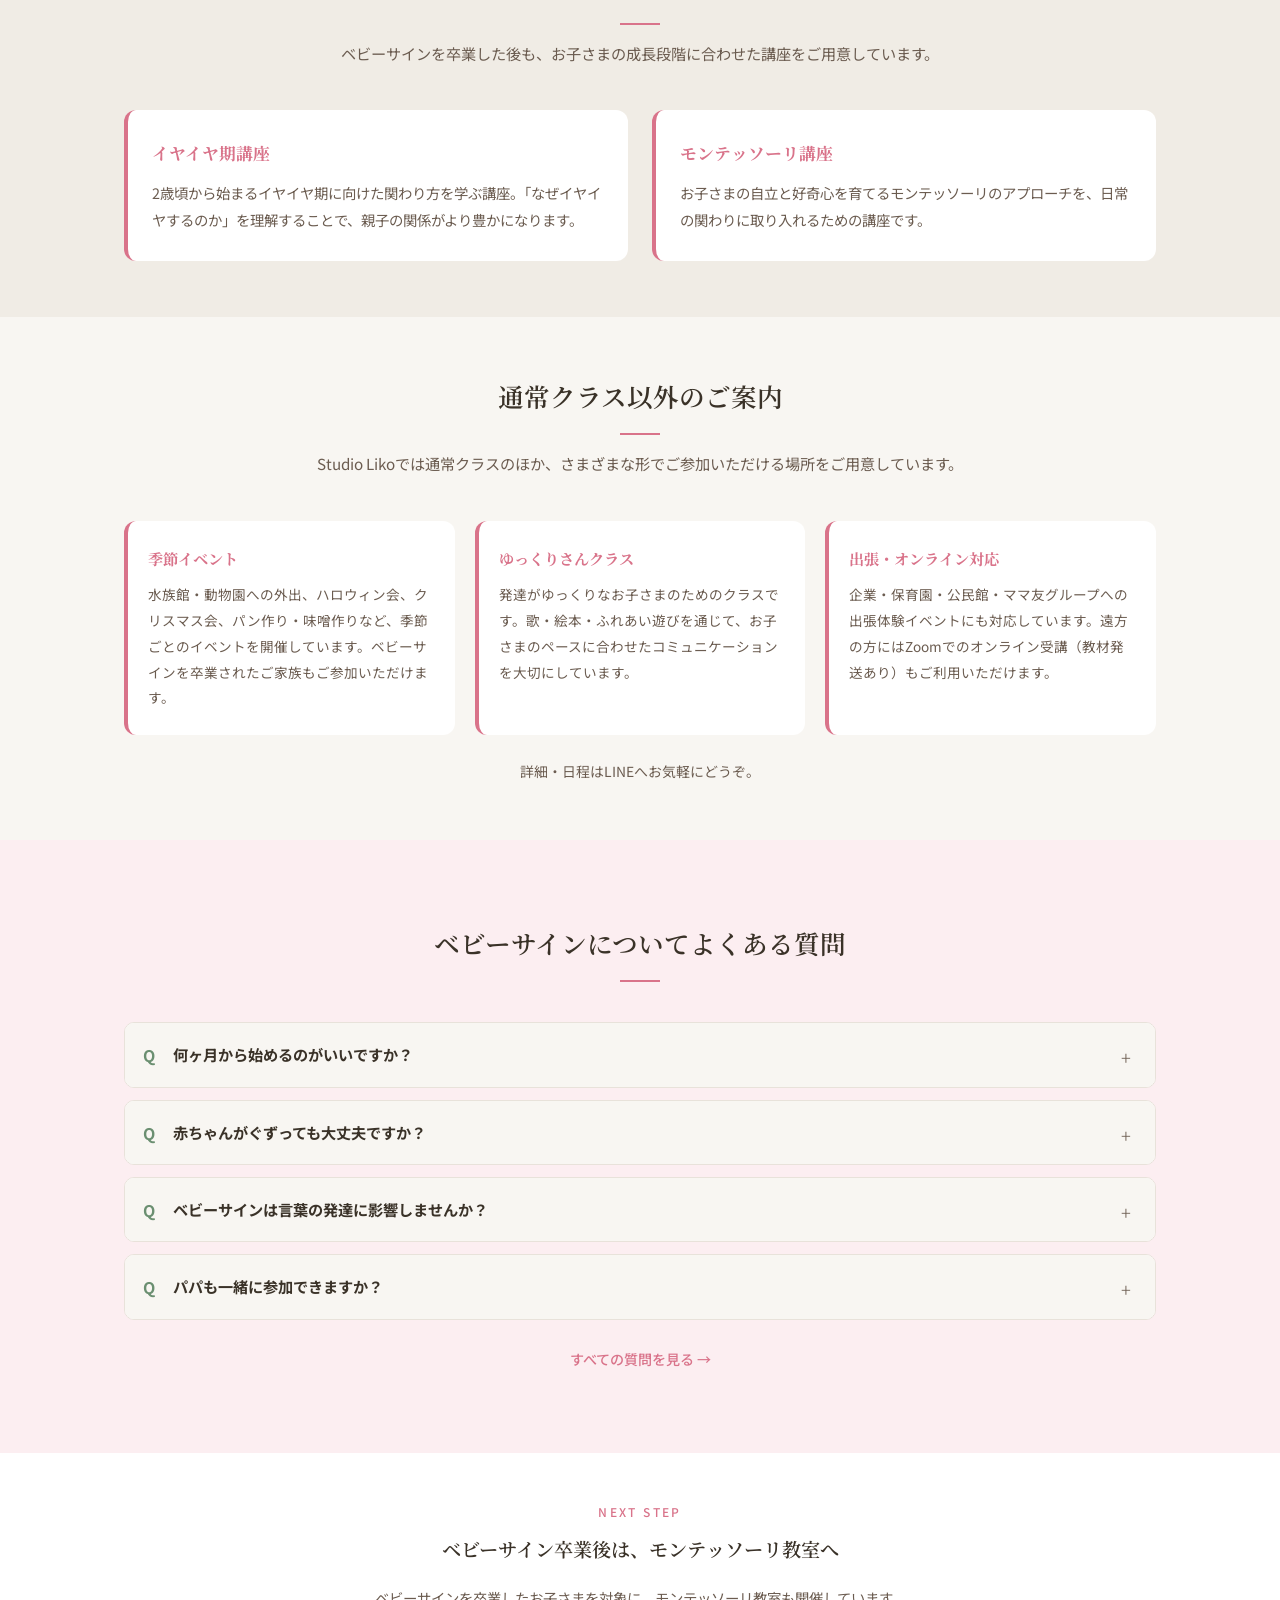
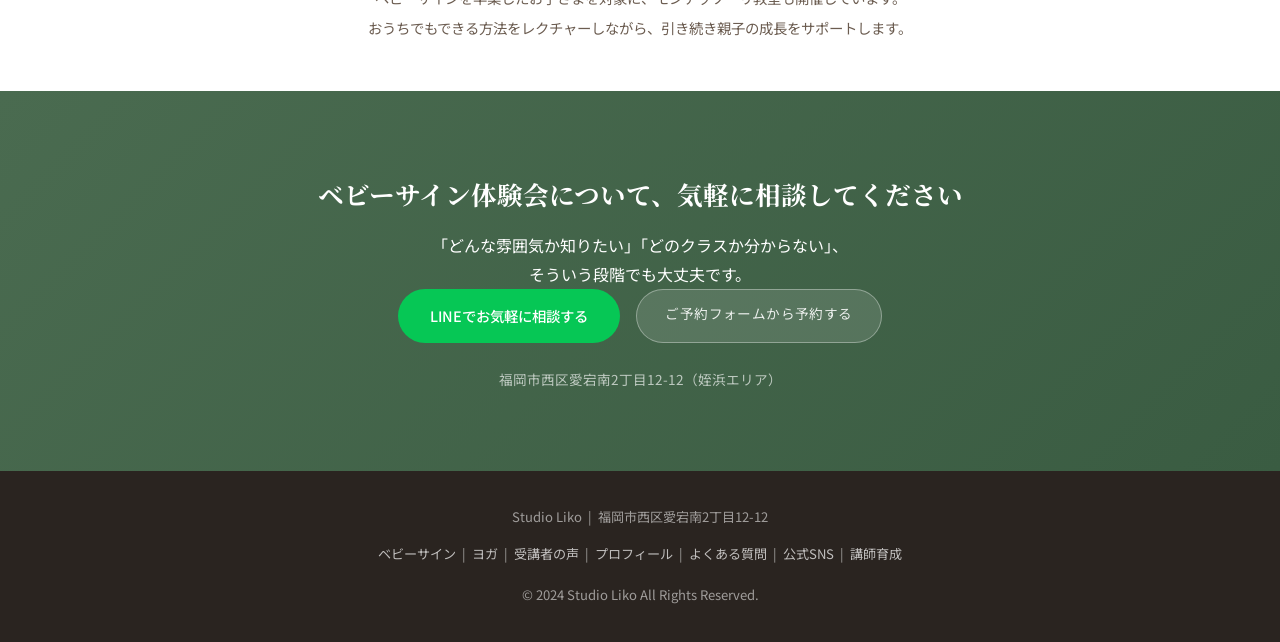
<file: babysign.html>
<!DOCTYPE html>
<html lang="ja">
<head>
  <meta charset="UTF-8">
  <meta name="viewport" content="width=device-width, initial-scale=1.0">
  <title>ベビーサインクラス | Studio Liko</title>
  <meta name="description" content="Studio Likoのベビーサインクラス。ねんね期（0〜8ヶ月）・ハイハイ期（8ヶ月〜2歳）の月齢別コース。体験会3,000円。福岡市西区姪浜エリア。">
  <link rel="preconnect" href="https://fonts.googleapis.com">
  <link rel="preconnect" href="https://fonts.gstatic.com" crossorigin>
  <link rel="preload" as="style" href="https://fonts.googleapis.com/css2?family=Noto+Serif+JP:wght@400;600&family=Noto+Sans+JP:wght@300;400;500;700&display=swap" onload="this.onload=null;this.rel='stylesheet'">
  <noscript><link rel="stylesheet" href="https://fonts.googleapis.com/css2?family=Noto+Serif+JP:wght@400;600&family=Noto+Sans+JP:wght@300;400;500;700&display=swap"></noscript>
  <link rel="preload" as="style" href="style.css" onload="this.onload=null;this.rel='stylesheet'">
  <noscript><link rel="stylesheet" href="style.css"></noscript>
  <style>
    *,*::before,*::after{box-sizing:border-box;margin:0;padding:0}
    html{scroll-behavior:smooth;font-size:16px}
    body{font-family:'Noto Sans JP',sans-serif;color:#3a3228;background:#f8f6f2;line-height:1.8}
    img{max-width:100%;height:auto;display:block}a{color:inherit;text-decoration:none}
    :root{--yoga:#6b8f71;--yoga-dark:#4a6b50;--yoga-light:#e8f0e9;--babysign:#d9738a;--babysign-dark:#b5566e;--babysign-light:#fceef1;--bg:#f8f6f2;--bg2:#f0ece5;--text:#3a3228;--text-light:#6b5c50;--border:#e8e2da;--radius:8px}
    .container{max-width:1080px;margin:0 auto;padding:0 24px}
    .header{position:fixed;top:0;left:0;right:0;z-index:100;background:rgba(248,246,242,.96);backdrop-filter:blur(6px);border-bottom:1px solid var(--border)}
    .header-inner{max-width:1080px;margin:0 auto;padding:14px 24px;display:flex;align-items:center;justify-content:space-between;gap:24px}
    .logo{display:flex;flex-direction:column;gap:2px;flex-shrink:0}
    .logo-ja{font-family:'Noto Serif JP',serif;font-size:1.05rem;font-weight:600;letter-spacing:.1em}
    .logo-en{font-size:.6rem;letter-spacing:.2em;color:var(--text-light);text-transform:uppercase}
    .nav ul{display:flex;gap:24px;list-style:none;align-items:center}
    .nav a{font-size:.85rem;letter-spacing:.04em;transition:color .2s;white-space:nowrap}
    .btn-nav{background:var(--yoga);color:#fff!important;padding:8px 18px;border-radius:20px;font-size:.82rem}
    .hamburger{display:none;flex-direction:column;justify-content:center;gap:5px;background:none;border:none;cursor:pointer;padding:8px;z-index:200;flex-shrink:0}
    .hamburger span{display:block;width:22px;height:2px;background:var(--text);border-radius:2px;transition:all .3s}
    .nav-overlay{display:none;position:fixed;inset:0;background:rgba(0,0,0,.4);z-index:90}
    .sticky-cta{display:none;position:fixed;bottom:0;left:0;right:0;z-index:150}
    .page-hero{padding:120px 24px 60px;background:linear-gradient(135deg,var(--yoga-light),var(--bg2));text-align:center}
    .page-hero.bs-hero{background:linear-gradient(135deg,var(--babysign-light),#f8f4f4)}
    .page-hero h1{font-family:'Noto Serif JP',serif;font-size:clamp(1.6rem,4vw,2.4rem);font-weight:600;margin-bottom:12px}
    .page-hero p{color:var(--text-light);font-size:.95rem}
    .btn{display:inline-block;padding:14px 28px;border-radius:30px;font-size:.9rem;font-weight:500;letter-spacing:.04em;transition:all .2s;cursor:pointer}
    .btn-yoga{background:var(--yoga);color:#fff}
    .btn-babysign{background:#fff;color:var(--babysign);border:2px solid var(--babysign)}
    @media(max-width:768px){
      .hamburger{display:flex}
      .nav{position:fixed;top:0;right:-100%;width:75%;max-width:280px;height:100vh;background:var(--bg);padding:72px 28px 28px;transition:right .3s ease;box-shadow:-8px 0 24px rgba(0,0,0,.08);z-index:100;overflow-y:auto}
      .nav.open{right:0}
      .nav ul{flex-direction:column;gap:0;align-items:flex-start}
      .nav ul li{width:100%;border-bottom:1px solid var(--border)}
      .nav a:not(.btn-nav){display:block;padding:15px 0;font-size:.95rem}
      .btn-nav{display:inline-block;margin:16px 0 0;padding:10px 20px}
      .sticky-cta{display:block;opacity:0;transform:translateY(100%);transition:opacity .4s ease,transform .4s ease;pointer-events:none;padding:10px 16px 14px;background:rgba(248,246,242,.97);backdrop-filter:blur(6px);border-top:1px solid var(--border)}
      .sticky-cta.visible{opacity:1;transform:translateY(0);pointer-events:auto}
      body{padding-bottom:66px}
      .page-hero{padding:100px 24px 48px}
    }
  </style>
  <style>
    .bs-class-items { list-style: none; padding: 0; margin: 14px 0 0; }
    .bs-class-items li { font-size: 0.84rem; padding: 6px 0 6px 22px; position: relative; border-bottom: 1px solid rgba(0,0,0,0.06); color: var(--text); }
    .bs-class-items li::before { content: '\2713'; position: absolute; left: 0; color: var(--babysign); font-weight: 700; }
    .bs-class-items li:last-child { border-bottom: none; }
    .after-cards { display: grid; grid-template-columns: repeat(auto-fit, minmax(260px, 1fr)); gap: 24px; margin-top: 32px; }
    .after-card { background: #fff; border-radius: 12px; padding: 28px 24px; border-left: 4px solid var(--babysign); }
    .after-card h3 { font-family: 'Noto Serif JP', serif; font-size: 1.05rem; margin-bottom: 10px; color: var(--babysign); }
  </style>
</head>
<body>

  <!-- ヘッダー -->
  <header class="header">
    <div class="header-inner">
      <a href="index.html" class="logo">
        <span class="logo-ja">Studio Liko</span>
        <span class="logo-en">福岡市西区 姪浜</span>
      </a>
      <nav class="nav">
        <ul>
          <li><a href="yoga.html">ヨガ</a></li>
          <li><a href="babysign.html" style="color:var(--babysign);font-weight:700;">ベビーサイン</a></li>
          <li><a href="voice.html">受講者の声</a></li>
          <li><a href="profile.html">プロフィール</a></li>
          <li><a href="faq.html">よくある質問</a></li>
          <li><a href="index.html#contact" class="btn-nav">お問い合わせ</a></li>
        </ul>
      </nav>
      <button class="hamburger" id="hamburger" aria-label="メニューを開く">
        <span></span><span></span><span></span>
      </button>
    </div>
  </header>

  <main>

  <!-- ページヘロー -->
  <div class="page-hero bs-hero">
    <h1>ベビーサインクラス</h1>
    <p>まだ言葉にできない赤ちゃんの気持ちを、手のサインで受け取る。<br>「分かってもらえた」という感動が、子育てをぐっと楽しくします。</p>
  </div>
  <div class="breadcrumb">
    <a href="index.html">トップ</a>
    <span>›</span>
    <span>ベビーサインクラス</span>
  </div>

  <!-- ベビーサインとは -->
  <section class="lesson-info">
    <div class="container">
      <h2 class="section-title bs">ベビーサインって何ですか？</h2>
      <div class="lesson-grid">
        <picture>
          <source media="(max-width: 768px)" srcset="img/babysign_class_sp.webp" type="image/webp">
          <source srcset="img/babysign_class.webp" type="image/webp">
          <img src="img/babysign_class.png" alt="ベビーサインクラスの様子" style="width:100%; height:320px; object-fit:cover; border-radius:12px; display:block;" fetchpriority="high" width="1200" height="900">
        </picture>
        <div>
          <p style="font-size:0.95rem; margin-bottom:20px; line-height:2.2; color:var(--text-light);">
            ベビーサインとは、言葉がまだ話せない赤ちゃんが手や体を使ったサインで気持ちを伝えるコミュニケーション方法です。<br>「おなかすいた」「眠い」「もっと」「好き」——言葉より先に、気持ちはつながります。
          </p>
          <ul class="lesson-points bs-points">
            <li>
              <strong>赤ちゃんの「伝えたい」に気づける</strong>
              泣く前に、サインで教えてくれるようになります。「あ、そういうことだったんだ」という発見の積み重ねが、育児を楽にしてくれます。
            </li>
            <li>
              <strong>「伝わった！」という感動がある</strong>
              サインで気持ちが通じた瞬間は、親子どちらにとっても特別です。その体験が、赤ちゃんの自信とママの自信につながります。
            </li>
            <li>
              <strong>育児ストレスが軽くなる</strong>
              「何で泣いているか分からない」というしんどさが、少し楽になります。赤ちゃんの見えている世界が分かるようになる感動もあります。
            </li>
            <li>
              <strong>言葉の発達を妨げない</strong>
              「言葉が遅くなるのでは？」という心配はよく聞きますが、研究によると言語発達を妨げません。むしろサポートするという報告もあります。
            </li>
          </ul>
        </div>
      </div>
    </div>
  </section>

  <!-- Studio Likoならではの強み -->
  <section style="background:var(--bg2); padding:56px 0;">
    <div class="container">
      <h2 class="section-title bs">ベビーサインだけじゃない。<br>発達・抱っこ・遊び・ママの不安まで、まるごと見ていく教室です。</h2>
      <p class="section-lead">Studio Likoのベビーサインは、サインを覚えるだけの場所ではありません。<br>赤ちゃんの育ちを知り、ママが少し楽になれる場所でもあります。</p>
      <div style="margin:32px 0; border-radius:14px; border:2px dashed var(--border); background:#fafaf8; min-height:200px; display:flex; flex-direction:column; align-items:center; justify-content:center; text-align:center; gap:8px; padding:32px;">
        <p style="font-size:1rem; font-weight:600; color:var(--text-light);">写真準備中</p>
        <p style="font-size:0.82rem; color:var(--border);">※実際のレッスン・相談風景の写真に差し替え予定です</p>
      </div>
      <div style="display:grid; grid-template-columns:repeat(auto-fit, minmax(220px, 1fr)); gap:20px; margin-top:40px;">
        <div style="background:#fff; border-radius:12px; padding:22px 20px; border-top:3px solid var(--babysign);">
          <h3 style="font-size:0.95rem; margin-bottom:10px; font-family:'Noto Serif JP',serif; color:var(--babysign);">赤ちゃんの正しい発達を知る</h3>
          <p style="font-size:0.85rem; color:var(--text-light); line-height:1.9;">身体的・社会的・知性的能力を伸ばす遊びを通して、赤ちゃんの成長を一緒に見守ります。</p>
        </div>
        <div style="background:#fff; border-radius:12px; padding:22px 20px; border-top:3px solid var(--babysign);">
          <h3 style="font-size:0.95rem; margin-bottom:10px; font-family:'Noto Serif JP',serif; color:var(--babysign);">正しい抱っこ・抱っこ紐</h3>
          <p style="font-size:0.85rem; color:var(--text-light); line-height:1.9;">赤ちゃんの体に合った抱っこの仕方と抱っこ紐の使い方を、丁寧にお伝えします。</p>
        </div>
        <div style="background:#fff; border-radius:12px; padding:22px 20px; border-top:3px solid var(--babysign);">
          <h3 style="font-size:0.95rem; margin-bottom:10px; font-family:'Noto Serif JP',serif; color:var(--babysign);">離乳食・食育</h3>
          <p style="font-size:0.85rem; color:var(--text-light); line-height:1.9;">離乳食の進め方や食育についての疑問に、講座の中で一緒に向き合います。</p>
        </div>
        <div style="background:#fff; border-radius:12px; padding:22px 20px; border-top:3px solid var(--babysign);">
          <h3 style="font-size:0.95rem; margin-bottom:10px; font-family:'Noto Serif JP',serif; color:var(--babysign);">育児の不安も話せる場所</h3>
          <p style="font-size:0.85rem; color:var(--text-light); line-height:1.9;">「ちょっと聞いてもいいですか？」が言える雰囲気。子育ての不安を抱えたまま帰らせません。</p>
        </div>
      </div>
    </div>
  </section>

  <!-- 月齢別クラス -->
  <section style="background:var(--babysign-light); padding:60px 0;">
    <div class="container">
      <h2 class="section-title bs">月齢別クラスのご案内</h2>
      <p class="section-lead">赤ちゃんの成長ステージに合わせて、2つのクラスをご用意しています。</p>
      <div class="tracks-grid" style="margin-top:40px;">
        <div class="track-card babysign-card" style="background:#fff;">
          <img src="img/babysign_nenene.png" alt="ねんね期の赤ちゃんとママ・先生がふれあう様子" style="width:100%; height:200px; object-fit:cover; border-radius:8px; margin-bottom:16px; display:block;">
          <h3>ねんねの赤ちゃん講座</h3>
          <p style="font-size:0.88rem; color:var(--text-light); margin-bottom:12px;">対象：0〜8ヶ月頃（ねんね期〜おすわり前）</p>
          <p>ねんねの時期から始められる講座です。赤ちゃんのペースに合わせてゆったりと進め、親子のコミュニケーションの土台を作ります。</p>
          <ul class="bs-class-items">
            <li>ふれあい遊び・パペット</li>
            <li>手づくり工作</li>
            <li>赤ちゃんの正しい発達</li>
            <li>正しい抱っこ</li>
            <li>離乳食・食育</li>
            <li>骨盤引き締め運動</li>
          </ul>
          <a href="index.html#contact" class="btn-text bs" style="margin-top:20px; display:inline-block;">この講座について相談する →</a>
        </div>
        <div class="track-card babysign-card" style="background:#fff;">
          <img src="img/babysign_haihai.png" alt="ハイハイ期の赤ちゃんとママ・先生がベビーサインで楽しくふれあう様子" style="width:100%; height:200px; object-fit:cover; border-radius:8px; margin-bottom:16px; display:block;">
          <h3>ハイハイからの赤ちゃん講座</h3>
          <p style="font-size:0.88rem; color:var(--text-light); margin-bottom:12px;">対象：8ヶ月〜2歳頃（ハイハイ期〜あんよ期）</p>
          <p>170種類以上のベビーサインを楽しみながら学べる講座です。振替対応ありで、お休みしても安心です。</p>
          <ul class="bs-class-items">
            <li>170種類以上のベビーサイン</li>
            <li>歌や手あそびうた・絵本</li>
            <li>知育工作</li>
            <li>ティータイム</li>
            <li>おうちサポート</li>
            <li>振替対応あり</li>
          </ul>
          <a href="index.html#contact" class="btn-text bs" style="margin-top:20px; display:inline-block;">この講座について相談する →</a>
        </div>
      </div>
      <p style="text-align:center; margin-top:24px; font-size:0.88rem; color:var(--text-light);">「どちらのクラスか分からない」という場合も、ご相談いただければ一緒に確認します。</p>
    </div>
  </section>

  <!-- こんな方に -->
  <section class="target-section">
    <div class="container">
      <h2 class="section-title bs">こんなママ・パパに来てほしい</h2>
      <div class="target-grid">
        <div class="target-item">
          <p>「何で泣いているか分からない」がしんどくなっているとき</p>
        </div>
        <div class="target-item">
          <p>赤ちゃんの気持ちをもっと理解してあげたいと思っているとき</p>
        </div>
        <div class="target-item">
          <p>「伝わった！」という感動を赤ちゃんと一緒に体験したいとき</p>
        </div>
        <div class="target-item">
          <p>同じ月齢のママさんとつながりたい、仲間がほしいとき</p>
        </div>
        <div class="target-item">
          <p>初めての育児に少しだけ自信をつけたいとき</p>
        </div>
        <div class="target-item">
          <p>パパや家族みんなで赤ちゃんとコミュニケーションを楽しみたいとき</p>
        </div>
      </div>
    </div>
  </section>

  <!-- 受講者の声 -->
  <section class="voices-section">
    <div class="container">
      <h2 class="section-title bs">受講された方の声</h2>
      <div class="voices-grid">
        <div class="voice-card bs-voice">
          <span class="voice-tag bs-tag">ベビーサイン</span>
          <div class="voice-card-main">
            <div class="voice-photo-wrap">
              <span class="voice-photo-placeholder">写真<br>準備中</span>
            </div>
            <div class="voice-card-content">
              <p class="voice-body">今しかないこの時期に、ベビーサインに出逢えて本当によかったです。もっと早く知りたかった。</p>
              <div class="voice-footer-v2">
                <span class="voice-person-info">0歳児ママ</span>
              </div>
            </div>
          </div>
        </div>
        <div class="voice-card bs-voice">
          <span class="voice-tag bs-tag">ベビーサイン</span>
          <div class="voice-card-main">
            <div class="voice-photo-wrap">
              <span class="voice-photo-placeholder">写真<br>準備中</span>
            </div>
            <div class="voice-card-content">
              <p class="voice-body">息子の見えている世界を垣間見れた気がして、感動しました。「あ、これが見えてたんだ」って。</p>
              <div class="voice-footer-v2">
                <span class="voice-person-info">8ヶ月のママ</span>
              </div>
            </div>
          </div>
        </div>
        <div class="voice-card bs-voice">
          <span class="voice-tag bs-tag">ベビーサイン</span>
          <div class="voice-card-main">
            <div class="voice-photo-wrap">
              <span class="voice-photo-placeholder">写真<br>準備中</span>
            </div>
            <div class="voice-card-content">
              <p class="voice-body">初めての育児で不安だらけでしたが、Studio Likoに来てから育児が楽しくなりました。</p>
              <div class="voice-footer-v2">
                <span class="voice-person-info">第一子・1歳のママ</span>
              </div>
            </div>
          </div>
        </div>
        <div class="voice-card bs-voice">
          <span class="voice-tag bs-tag">ベビーサイン</span>
          <div class="voice-card-main">
            <div class="voice-photo-wrap">
              <span class="voice-photo-placeholder">写真<br>準備中</span>
            </div>
            <div class="voice-card-content">
              <p class="voice-body">Studio Likoに来てから、子育てへの向き合い方が変わりました。本当にありがとうございます。</p>
              <div class="voice-footer-v2">
                <span class="voice-person-info">10ヶ月のママ</span>
              </div>
            </div>
          </div>
        </div>
      </div>
    </div>
  </section>

  <!-- 料金 -->
  <section class="price-section">
    <div class="container">
      <h2 class="section-title bs">ご料金・コース内容</h2>
      <p class="section-lead">まずは体験会（3,000円）からどうぞ。継続コースもご用意しています。</p>
      <table class="price-table bs-price">
        <thead>
          <tr>
            <th>コース</th>
            <th>対象</th>
            <th>料金（税込）</th>
          </tr>
        </thead>
        <tbody>
          <tr>
            <td>体験会</td>
            <td>初めての方向け・1回</td>
            <td><strong>3,000円</strong></td>
          </tr>
        </tbody>
      </table>
      <div class="price-note-box" style="border-left-color:var(--babysign);">
        ※ 継続コースの料金・スケジュール・空き状況はLINEでお気軽にお尋ねください。「どのコースか分からない」という場合も、一緒に確認します。
      </div>
    </div>
  </section>

  <!-- 卒業後の学び -->
  <section style="background:var(--bg2); padding:56px 0;">
    <div class="container">
      <h2 class="section-title bs">卒業後の学びも続けられます</h2>
      <p class="section-lead">ベビーサインを卒業した後も、お子さまの成長段階に合わせた講座をご用意しています。</p>
      <div class="after-cards">
        <div class="after-card">
          <h3>イヤイヤ期講座</h3>
          <p style="font-size:0.9rem; line-height:1.9; color:var(--text-light);">2歳頃から始まるイヤイヤ期に向けた関わり方を学ぶ講座。「なぜイヤイヤするのか」を理解することで、親子の関係がより豊かになります。</p>
        </div>
        <div class="after-card">
          <h3>モンテッソーリ講座</h3>
          <p style="font-size:0.9rem; line-height:1.9; color:var(--text-light);">お子さまの自立と好奇心を育てるモンテッソーリのアプローチを、日常の関わりに取り入れるための講座です。</p>
        </div>
      </div>
    </div>
  </section>

  <!-- 通常クラス以外のご案内 -->
  <section style="padding:56px 0;">
    <div class="container">
      <h2 class="section-title bs">通常クラス以外のご案内</h2>
      <p class="section-lead">Studio Likoでは通常クラスのほか、さまざまな形でご参加いただける場所をご用意しています。</p>
      <div style="display:grid; grid-template-columns:repeat(auto-fit, minmax(220px, 1fr)); gap:20px; margin-top:36px;">
        <div style="background:#fff; border-radius:12px; padding:24px 20px; border-left:4px solid var(--babysign);">
          <h3 style="font-family:'Noto Serif JP',serif; font-size:0.95rem; margin-bottom:10px; color:var(--babysign);">季節イベント</h3>
          <p style="font-size:0.85rem; color:var(--text-light); line-height:1.9;">水族館・動物園への外出、ハロウィン会、クリスマス会、パン作り・味噌作りなど、季節ごとのイベントを開催しています。ベビーサインを卒業されたご家族もご参加いただけます。</p>
        </div>
        <div style="background:#fff; border-radius:12px; padding:24px 20px; border-left:4px solid var(--babysign);">
          <h3 style="font-family:'Noto Serif JP',serif; font-size:0.95rem; margin-bottom:10px; color:var(--babysign);">ゆっくりさんクラス</h3>
          <p style="font-size:0.85rem; color:var(--text-light); line-height:1.9;">発達がゆっくりなお子さまのためのクラスです。歌・絵本・ふれあい遊びを通じて、お子さまのペースに合わせたコミュニケーションを大切にしています。</p>
        </div>
        <div style="background:#fff; border-radius:12px; padding:24px 20px; border-left:4px solid var(--babysign);">
          <h3 style="font-family:'Noto Serif JP',serif; font-size:0.95rem; margin-bottom:10px; color:var(--babysign);">出張・オンライン対応</h3>
          <p style="font-size:0.85rem; color:var(--text-light); line-height:1.9;">企業・保育園・公民館・ママ友グループへの出張体験イベントにも対応しています。遠方の方にはZoomでのオンライン受講（教材発送あり）もご利用いただけます。</p>
        </div>
      </div>
      <p style="text-align:center; margin-top:24px; font-size:0.87rem; color:var(--text-light);">詳細・日程はLINEへお気軽にどうぞ。</p>
    </div>
  </section>

  <!-- FAQ -->
  <section class="faq-pickup" style="background:var(--babysign-light);">
    <div class="container">
      <h2 class="section-title bs">ベビーサインについてよくある質問</h2>
      <div class="faq-list">
        <div class="faq-item">
          <div class="faq-q">何ヶ月から始めるのがいいですか？</div>
          <div class="faq-a">赤ちゃんの発達に合わせて、ねんね期から参加いただけます。ねんねの赤ちゃん講座（0〜8ヶ月頃）、ハイハイからの赤ちゃん講座（8ヶ月〜2歳頃）など、月齢や発達段階に合わせてご案内しています。「まだ早いかな？」という段階でも、お気軽にご相談ください。</div>
        </div>
        <div class="faq-item">
          <div class="faq-q">赤ちゃんがぐずっても大丈夫ですか？</div>
          <div class="faq-a">もちろんです。泣いても、動き回っても大丈夫。Studio Likoは赤ちゃん連れのママさんが安心して来られる場所でありたいと思っています。</div>
        </div>
        <div class="faq-item">
          <div class="faq-q">ベビーサインは言葉の発達に影響しませんか？</div>
          <div class="faq-a">言葉の遅れにつながることはありません。コミュニケーションへの意欲が高まることで、言語発達をサポートするという報告もあります。</div>
        </div>
        <div class="faq-item">
          <div class="faq-q">パパも一緒に参加できますか？</div>
          <div class="faq-a">パパのご参加もご相談可能です。人数や料金が変わる場合がありますので、まずはLINEにてお気軽にご相談ください。</div>
        </div>
      </div>
      <div class="faq-more" style="margin-top:24px;">
        <a href="faq.html" class="btn-text bs">すべての質問を見る →</a>
      </div>
    </div>
  </section>

  <!-- モンテッソーリ -->
  <section style="background:#fff; padding:48px 0;">
    <div class="container" style="max-width:720px; text-align:center;">
      <p style="font-size:0.75rem; letter-spacing:0.2em; color:var(--babysign); text-transform:uppercase; font-weight:500; margin-bottom:10px;">Next Step</p>
      <h2 style="font-family:'Noto Serif JP',serif; font-size:1.2rem; font-weight:600; margin-bottom:16px;">ベビーサイン卒業後は、モンテッソーリ教室へ</h2>
      <p style="font-size:0.9rem; color:var(--text-light); line-height:2.1;">ベビーサインを卒業したお子さまを対象に、モンテッソーリ教室も開催しています。<br>おうちでもできる方法をレクチャーしながら、引き続き親子の成長をサポートします。</p>
    </div>
  </section>

  <!-- CTA -->
  <section class="cta" id="contact">
    <div class="container">
      <h2>ベビーサイン体験会について、気軽に相談してください</h2>
      <p>「どんな雰囲気か知りたい」「どのクラスか分からない」、<br>そういう段階でも大丈夫です。</p>
      <div class="cta-btns">
        <a href="https://page.line.me/ttp2821f" class="btn-line">
          <span>LINE</span>
          <span>LINEでお気軽に相談する</span>
        </a>
        <a href="https://naturalroom.official.jp/%e3%81%94%e4%ba%88%e7%b4%84/" class="btn-yoyaku" target="_blank" rel="noopener">ご予約フォームから予約する</a>
      </div>
      <p class="cta-address">福岡市西区愛宕南2丁目12-12（姪浜エリア）</p>
    </div>
  </section>

  </main>

  <!-- フッター -->
  <footer>
    <div class="container">
      <p>Studio Liko &nbsp;|&nbsp; 福岡市西区愛宕南2丁目12-12</p>
      <p style="margin-top:8px;">
        <a href="babysign.html">ベビーサイン</a> &nbsp;|&nbsp;
        <a href="yoga.html">ヨガ</a> &nbsp;|&nbsp;
        <a href="voice.html">受講者の声</a> &nbsp;|&nbsp;
        <a href="profile.html">プロフィール</a> &nbsp;|&nbsp;
        <a href="faq.html">よくある質問</a> &nbsp;|&nbsp;
        <a href="sns.html">公式SNS</a> &nbsp;|&nbsp; <a href="training.html">講師育成</a>
      </p>
      <p style="margin-top:12px;">© 2024 Studio Liko All Rights Reserved.</p>
    </div>
  </footer>

  <div class="nav-overlay" id="navOverlay"></div>
  <div class="sticky-cta">
    <a href="https://page.line.me/ttp2821f">LINEでお気軽に相談する</a>
  </div>
  <script src="script.js"></script>
</body>
</html>
</file>
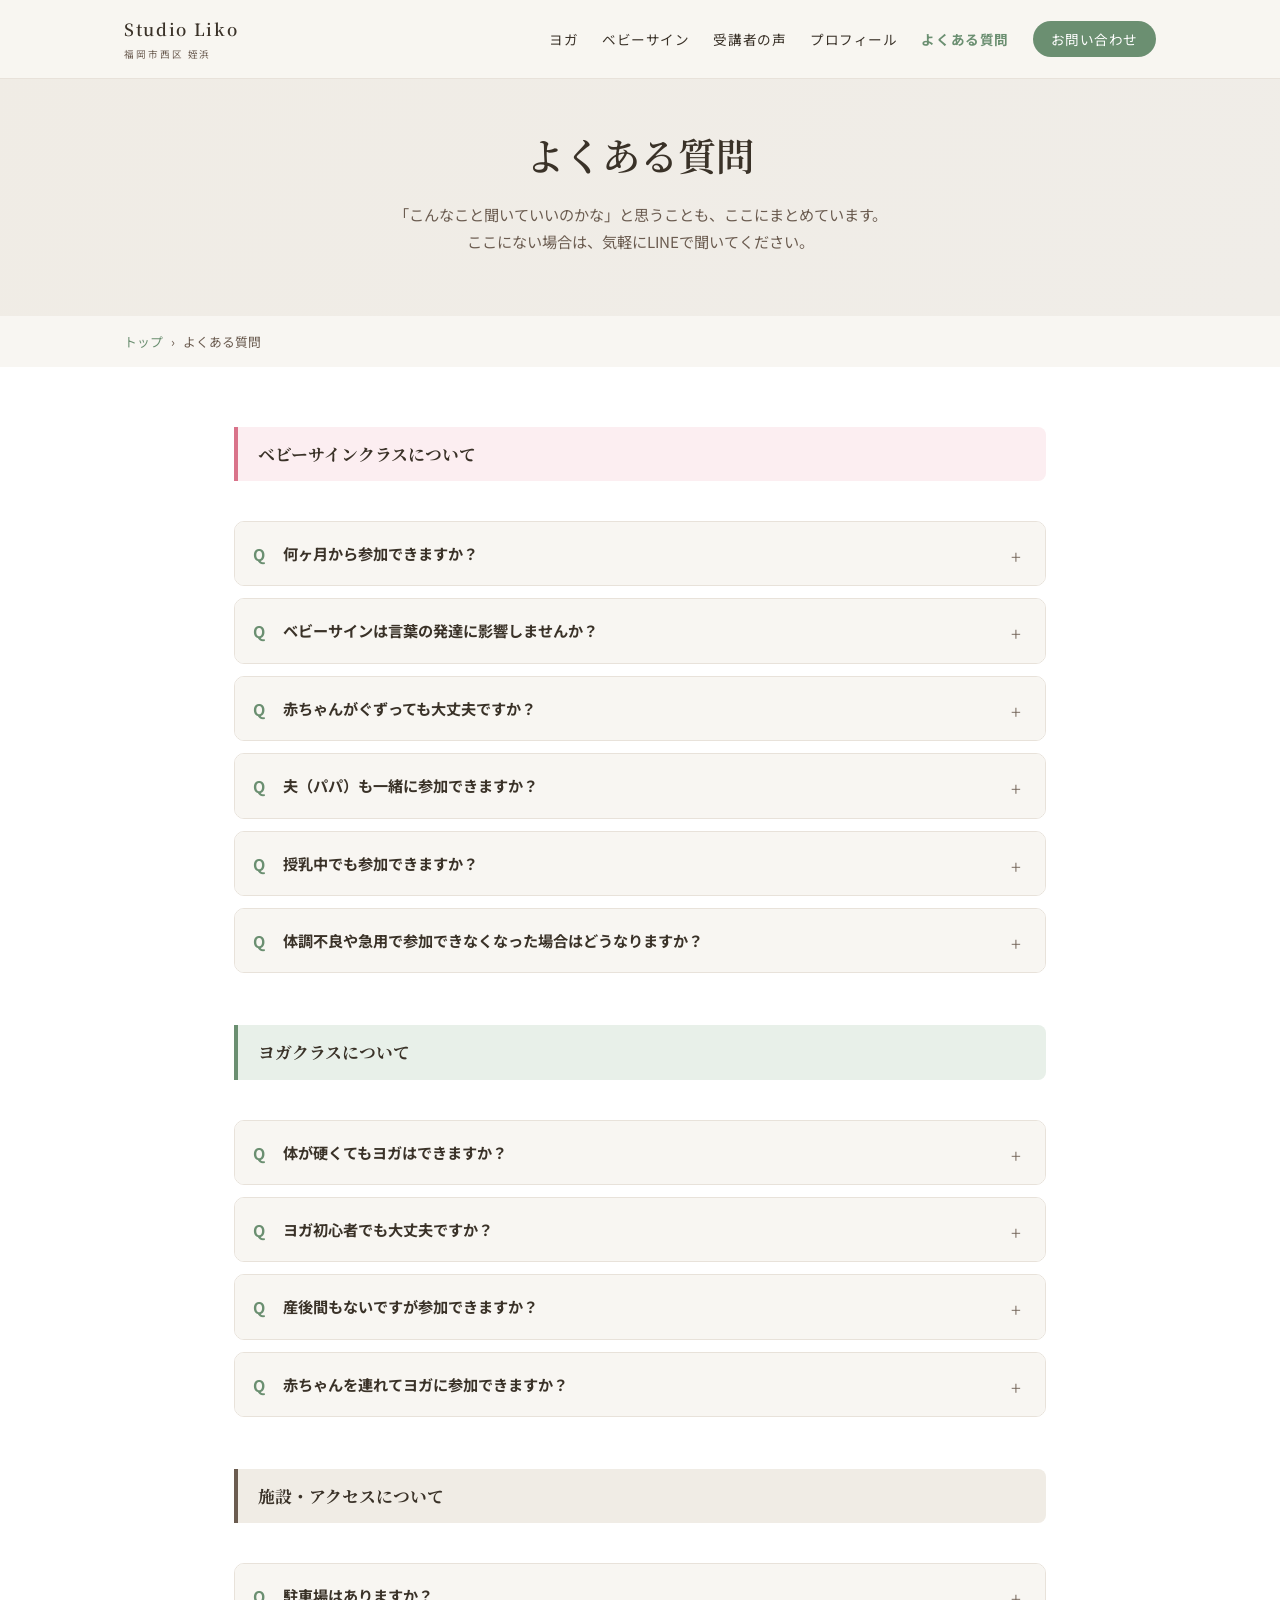
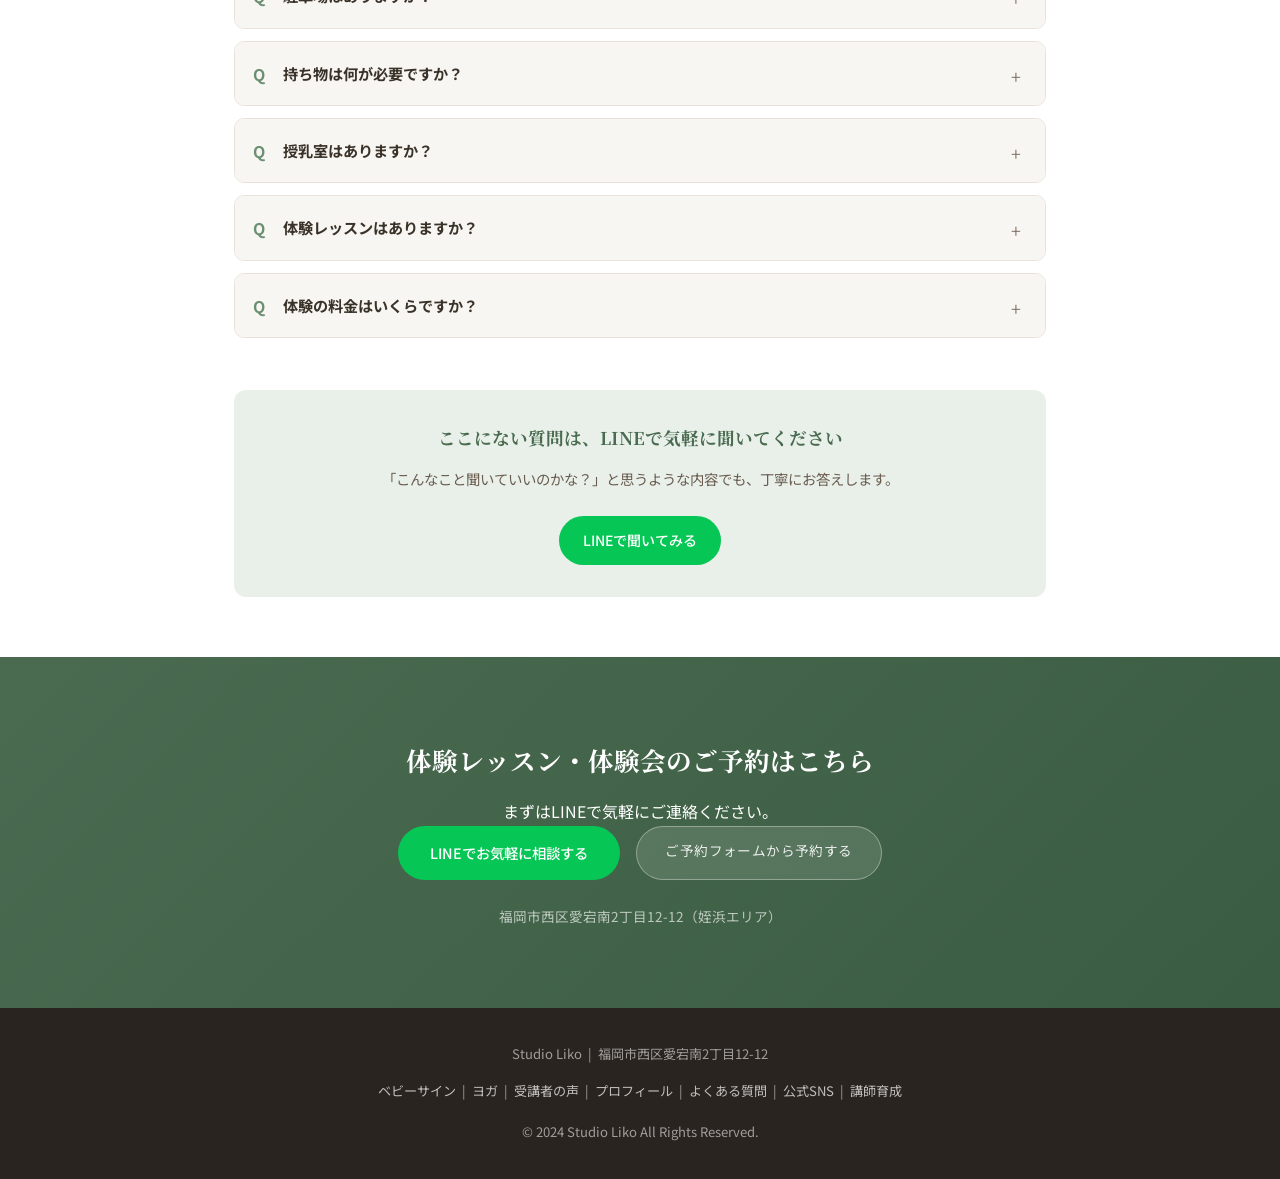
<file: faq.html>
<!DOCTYPE html>
<html lang="ja">
<head>
  <meta charset="UTF-8">
  <meta name="viewport" content="width=device-width, initial-scale=1.0">
  <title>よくある質問 | Studio Liko</title>
  <meta name="description" content="Studio Likoのよくある質問。ベビーサインの対象月齢・料金・振替・赤ちゃん連れヨガ・持ち物・駐車場など、初めての方の不安にお答えします。">
  <link rel="preconnect" href="https://fonts.googleapis.com">
  <link rel="preconnect" href="https://fonts.gstatic.com" crossorigin>
  <link rel="preload" as="style" href="https://fonts.googleapis.com/css2?family=Noto+Serif+JP:wght@400;600&family=Noto+Sans+JP:wght@300;400;500;700&display=swap" onload="this.onload=null;this.rel='stylesheet'">
  <noscript><link rel="stylesheet" href="https://fonts.googleapis.com/css2?family=Noto+Serif+JP:wght@400;600&family=Noto+Sans+JP:wght@300;400;500;700&display=swap"></noscript>
  <link rel="preload" as="style" href="style.css" onload="this.onload=null;this.rel='stylesheet'">
  <noscript><link rel="stylesheet" href="style.css"></noscript>
  <style>
    *,*::before,*::after{box-sizing:border-box;margin:0;padding:0}
    html{scroll-behavior:smooth;font-size:16px}
    body{font-family:'Noto Sans JP',sans-serif;color:#3a3228;background:#f8f6f2;line-height:1.8}
    img{max-width:100%;height:auto;display:block}a{color:inherit;text-decoration:none}
    :root{--yoga:#6b8f71;--yoga-dark:#4a6b50;--yoga-light:#e8f0e9;--babysign:#d9738a;--babysign-dark:#b5566e;--babysign-light:#fceef1;--bg:#f8f6f2;--bg2:#f0ece5;--text:#3a3228;--text-light:#6b5c50;--border:#e8e2da;--radius:8px}
    .container{max-width:1080px;margin:0 auto;padding:0 24px}
    .header{position:fixed;top:0;left:0;right:0;z-index:100;background:rgba(248,246,242,.96);backdrop-filter:blur(6px);border-bottom:1px solid var(--border)}
    .header-inner{max-width:1080px;margin:0 auto;padding:14px 24px;display:flex;align-items:center;justify-content:space-between;gap:24px}
    .logo{display:flex;flex-direction:column;gap:2px;flex-shrink:0}
    .logo-ja{font-family:'Noto Serif JP',serif;font-size:1.05rem;font-weight:600;letter-spacing:.1em}
    .logo-en{font-size:.6rem;letter-spacing:.2em;color:var(--text-light);text-transform:uppercase}
    .nav ul{display:flex;gap:24px;list-style:none;align-items:center}
    .nav a{font-size:.85rem;letter-spacing:.04em;transition:color .2s;white-space:nowrap}
    .btn-nav{background:var(--yoga);color:#fff!important;padding:8px 18px;border-radius:20px;font-size:.82rem}
    .hamburger{display:none;flex-direction:column;justify-content:center;gap:5px;background:none;border:none;cursor:pointer;padding:8px;z-index:200;flex-shrink:0}
    .hamburger span{display:block;width:22px;height:2px;background:var(--text);border-radius:2px;transition:all .3s}
    .nav-overlay{display:none;position:fixed;inset:0;background:rgba(0,0,0,.4);z-index:90}
    .sticky-cta{display:none;position:fixed;bottom:0;left:0;right:0;z-index:150}
    .page-hero{padding:120px 24px 60px;background:linear-gradient(135deg,var(--yoga-light),var(--bg2));text-align:center}
    .page-hero.faq-hero{background:linear-gradient(135deg,var(--bg2),#f0ede8)}
    .page-hero h1{font-family:'Noto Serif JP',serif;font-size:clamp(1.6rem,4vw,2.4rem);font-weight:600;margin-bottom:12px}
    .page-hero p{color:var(--text-light);font-size:.95rem}
    @media(max-width:768px){
      .hamburger{display:flex}
      .nav{position:fixed;top:0;right:-100%;width:75%;max-width:280px;height:100vh;background:var(--bg);padding:72px 28px 28px;transition:right .3s ease;box-shadow:-8px 0 24px rgba(0,0,0,.08);z-index:100;overflow-y:auto}
      .nav.open{right:0}
      .nav ul{flex-direction:column;gap:0;align-items:flex-start}
      .nav ul li{width:100%;border-bottom:1px solid var(--border)}
      .nav a:not(.btn-nav){display:block;padding:15px 0;font-size:.95rem}
      .btn-nav{display:inline-block;margin:16px 0 0;padding:10px 20px}
      .sticky-cta{display:block;opacity:0;transform:translateY(100%);transition:opacity .4s ease,transform .4s ease;pointer-events:none;padding:10px 16px 14px;background:rgba(248,246,242,.97);backdrop-filter:blur(6px);border-top:1px solid var(--border)}
      .sticky-cta.visible{opacity:1;transform:translateY(0);pointer-events:auto}
      body{padding-bottom:66px}
      .page-hero{padding:100px 24px 48px}
    }
  </style>
</head>
<body>

  <!-- ヘッダー -->
  <header class="header">
    <div class="header-inner">
      <a href="index.html" class="logo">
        <span class="logo-ja">Studio Liko</span>
        <span class="logo-en">福岡市西区 姪浜</span>
      </a>
      <nav class="nav">
        <ul>
          <li><a href="yoga.html">ヨガ</a></li>
          <li><a href="babysign.html">ベビーサイン</a></li>
          <li><a href="voice.html">受講者の声</a></li>
          <li><a href="profile.html">プロフィール</a></li>
          <li><a href="faq.html" style="color:var(--yoga);font-weight:700;">よくある質問</a></li>
          <li><a href="index.html#contact" class="btn-nav">お問い合わせ</a></li>
        </ul>
      </nav>
      <button class="hamburger" id="hamburger" aria-label="メニューを開く">
        <span></span><span></span><span></span>
      </button>
    </div>
  </header>

  <main>

  <!-- ページヘロー -->
  <div class="page-hero faq-hero">
    <h1>よくある質問</h1>
    <p>「こんなこと聞いていいのかな」と思うことも、ここにまとめています。<br>ここにない場合は、気軽にLINEで聞いてください。</p>
  </div>
  <div class="breadcrumb">
    <a href="index.html">トップ</a>
    <span>›</span>
    <span>よくある質問</span>
  </div>

  <!-- FAQ本体 -->
  <section class="faq-page">
    <div class="container" style="max-width:860px;">

      <!-- ベビーサインについて -->
      <div class="faq-category">
        <div class="faq-category-title bs-title">ベビーサインクラスについて</div>
        <div class="faq-list">
          <div class="faq-item">
            <div class="faq-q">何ヶ月から参加できますか？</div>
            <div class="faq-a">赤ちゃんの発達に合わせて、ねんね期から参加できる講座があります。ねんねの赤ちゃん講座（0〜8ヶ月頃まで）、ハイハイからの赤ちゃん講座（8ヶ月〜2歳頃まで）の2つのクラスをご用意しています。「まだ早いかな？」という段階でも、お気軽にご相談ください。</div>
          </div>
          <div class="faq-item">
            <div class="faq-q">ベビーサインは言葉の発達に影響しませんか？</div>
            <div class="faq-a">よく聞かれるご質問ですが、言葉の遅れにつながるということはありません。むしろ、コミュニケーションへの意欲が高まることで言語発達をサポートするという報告もあります。安心して始めていただけます。</div>
          </div>
          <div class="faq-item">
            <div class="faq-q">赤ちゃんがぐずっても大丈夫ですか？</div>
            <div class="faq-a">もちろん大丈夫です。泣いても、ぐずっても、動き回っても、それが赤ちゃんです。Studio Likoは赤ちゃん連れのママさんが安心して過ごせる場所でありたいと思っています。焦らず、ゆったりした気持ちでお越しください。</div>
          </div>
          <div class="faq-item">
            <div class="faq-q">夫（パパ）も一緒に参加できますか？</div>
            <div class="faq-a">パパのご参加もご相談可能です。パパもサインを覚えると、家での赤ちゃんとのやりとりが楽しくなります。人数や料金が変わる場合がありますので、お申し込み時にお知らせください。</div>
          </div>
          <div class="faq-item">
            <div class="faq-q">授乳中でも参加できますか？</div>
            <div class="faq-a">はい、参加いただけます。授乳ケープをお持ちいただければ、スタジオ内でご利用いただけます。遠慮なくお声がけください。</div>
          </div>
          <div class="faq-item">
            <div class="faq-q">体調不良や急用で参加できなくなった場合はどうなりますか？</div>
            <div class="faq-a">ベビーサイン講座は、体調不良や里帰りなどやむを得ない事情でご参加できない場合に振替が可能です。詳しい条件やご予約のタイミングについては、お申し込み時にご確認ください。</div>
          </div>
        </div>
      </div>

      <!-- ヨガについて -->
      <div class="faq-category">
        <div class="faq-category-title">ヨガクラスについて</div>
        <div class="faq-list">
          <div class="faq-item">
            <div class="faq-q">体が硬くてもヨガはできますか？</div>
            <div class="faq-a">大丈夫です。「体が硬いからヨガは無理」と思っている方ほど、来てみてほしいです。ヨガは柔らかくなるための練習なので、今の状態がどうかは関係ありません。少人数なので、一人ひとりに合わせてご案内します。</div>
          </div>
          <div class="faq-item">
            <div class="faq-q">ヨガ初心者でも大丈夫ですか？</div>
            <div class="faq-a">もちろんです。初めての方も、経験者の方も、同じクラスで無理なく参加できます。「初めてで恥ずかしい」という心配は不要です。</div>
          </div>
          <div class="faq-item">
            <div class="faq-q">産後間もないですが参加できますか？</div>
            <div class="faq-a">産後の体の回復状況によって異なります。まずかかりつけ医にご確認いただいた上で、ご相談ください。マタニティ・産後ヨガの経験がありますので、体の状態に合わせてご案内します。</div>
          </div>
          <div class="faq-item">
            <div class="faq-q">赤ちゃんを連れてヨガに参加できますか？</div>
            <div class="faq-a">産後ヨガはお子さま連れでご参加いただけます。通常のヨガクラスはお子さま連れ不可となります。産後ヨガへのお子さまのご参加は1歳まで、1歳以上のお子さまをお連れの場合はご相談ください。※託児付きではありません。</div>
          </div>
        </div>
      </div>

      <!-- 施設・アクセスについて -->
      <div class="faq-category">
        <div class="faq-category-title facility-title">施設・アクセスについて</div>
        <div class="faq-list">
          <div class="faq-item">
            <div class="faq-q">駐車場はありますか？</div>
            <div class="faq-a">はい、2台ご用意しています。満車の場合もありますので、ご来館前にLINEでご確認いただけると安心です。</div>
          </div>
          <div class="faq-item">
            <div class="faq-q">持ち物は何が必要ですか？</div>
            <div class="faq-a">ヨガ体験は「動きやすい服装・飲み物・タオル・体験料」をご持参ください。ベビーサイン体験会は、赤ちゃん連れの外出に必要なものをお持ちいただければ大丈夫です。詳しくはお申し込み後にご案内します。</div>
          </div>
          <div class="faq-item">
            <div class="faq-q">授乳室はありますか？</div>
            <div class="faq-a">専用の授乳室はご用意していませんが、授乳ケープをお持ちいただければスタジオ内でご利用いただいています。ご遠慮なくお申し付けください。</div>
          </div>
          <div class="faq-item">
            <div class="faq-q">体験レッスンはありますか？</div>
            <div class="faq-a">はい、体験レッスンを受け付けています。「まずどんな雰囲気か知りたい」という段階でも、気軽にご連絡ください。</div>
          </div>
          <div class="faq-item">
            <div class="faq-q">体験の料金はいくらですか？</div>
            <div class="faq-a">ヨガ体験は1,500円、ベビーサイン体験会は3,000円です。講座料金はクラスによって異なりますので、詳細は各ページまたはLINEでご確認ください。</div>
          </div>
        </div>
      </div>

      <!-- まだ解決しない方へ -->
      <div style="background:var(--yoga-light); border-radius:12px; padding:32px 40px; text-align:center; margin-top:40px;">
        <h3 style="font-family:'Noto Serif JP',serif; font-size:1.1rem; margin-bottom:12px; color:var(--yoga-dark);">ここにない質問は、LINEで気軽に聞いてください</h3>
        <p style="color:var(--text-light); font-size:0.9rem; margin-bottom:24px;">「こんなこと聞いていいのかな？」と思うような内容でも、丁寧にお答えします。</p>
        <div style="display:flex; gap:16px; justify-content:center; flex-wrap:wrap;">
          <a href="https://page.line.me/ttp2821f" class="btn-line" style="background:#06C755; color:#fff; padding:12px 24px; border-radius:30px; font-size:0.88rem; display:flex; gap:6px; align-items:center;">
            <span>LINE</span><span>LINEで聞いてみる</span>
          </a>
        </div>
      </div>

    </div>
  </section>

  <!-- CTA -->
  <section class="cta" id="contact">
    <div class="container">
      <h2>体験レッスン・体験会のご予約はこちら</h2>
      <p>まずはLINEで気軽にご連絡ください。</p>
      <div class="cta-btns">
        <a href="https://page.line.me/ttp2821f" class="btn-line">
          <span>LINE</span>
          <span>LINEでお気軽に相談する</span>
        </a>
        <a href="https://naturalroom.official.jp/%e3%81%94%e4%ba%88%e7%b4%84/" class="btn-yoyaku" target="_blank" rel="noopener">ご予約フォームから予約する</a>
      </div>
      <p class="cta-address">福岡市西区愛宕南2丁目12-12（姪浜エリア）</p>
    </div>
  </section>

  </main>

  <!-- フッター -->
  <footer>
    <div class="container">
      <p>Studio Liko &nbsp;|&nbsp; 福岡市西区愛宕南2丁目12-12</p>
      <p style="margin-top:8px;">
        <a href="babysign.html">ベビーサイン</a> &nbsp;|&nbsp;
        <a href="yoga.html">ヨガ</a> &nbsp;|&nbsp;
        <a href="voice.html">受講者の声</a> &nbsp;|&nbsp;
        <a href="profile.html">プロフィール</a> &nbsp;|&nbsp;
        <a href="faq.html">よくある質問</a> &nbsp;|&nbsp;
        <a href="sns.html">公式SNS</a> &nbsp;|&nbsp; <a href="training.html">講師育成</a>
      </p>
      <p style="margin-top:12px;">© 2024 Studio Liko All Rights Reserved.</p>
    </div>
  </footer>

  <div class="nav-overlay" id="navOverlay"></div>
  <div class="sticky-cta">
    <a href="https://page.line.me/ttp2821f">LINEでお気軽に相談する</a>
  </div>
  <script src="script.js"></script>
</body>
</html>
</file>
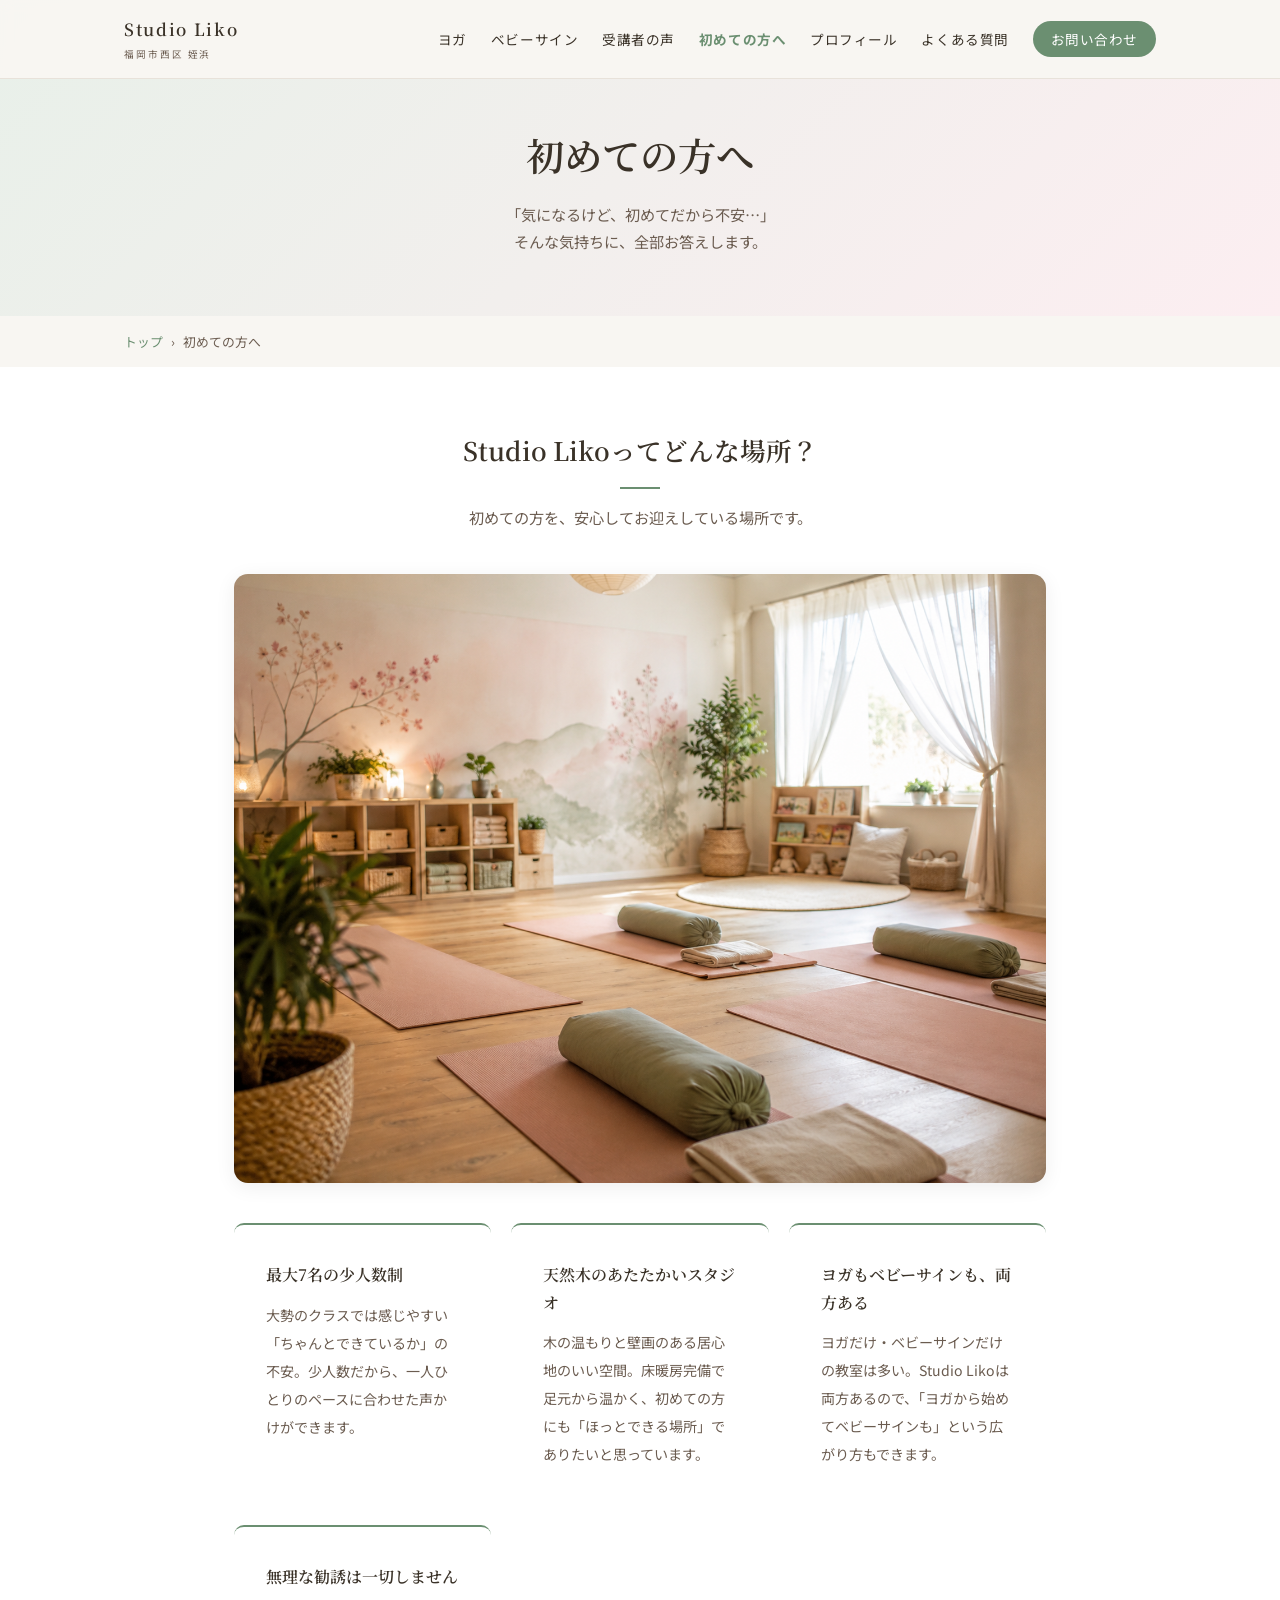
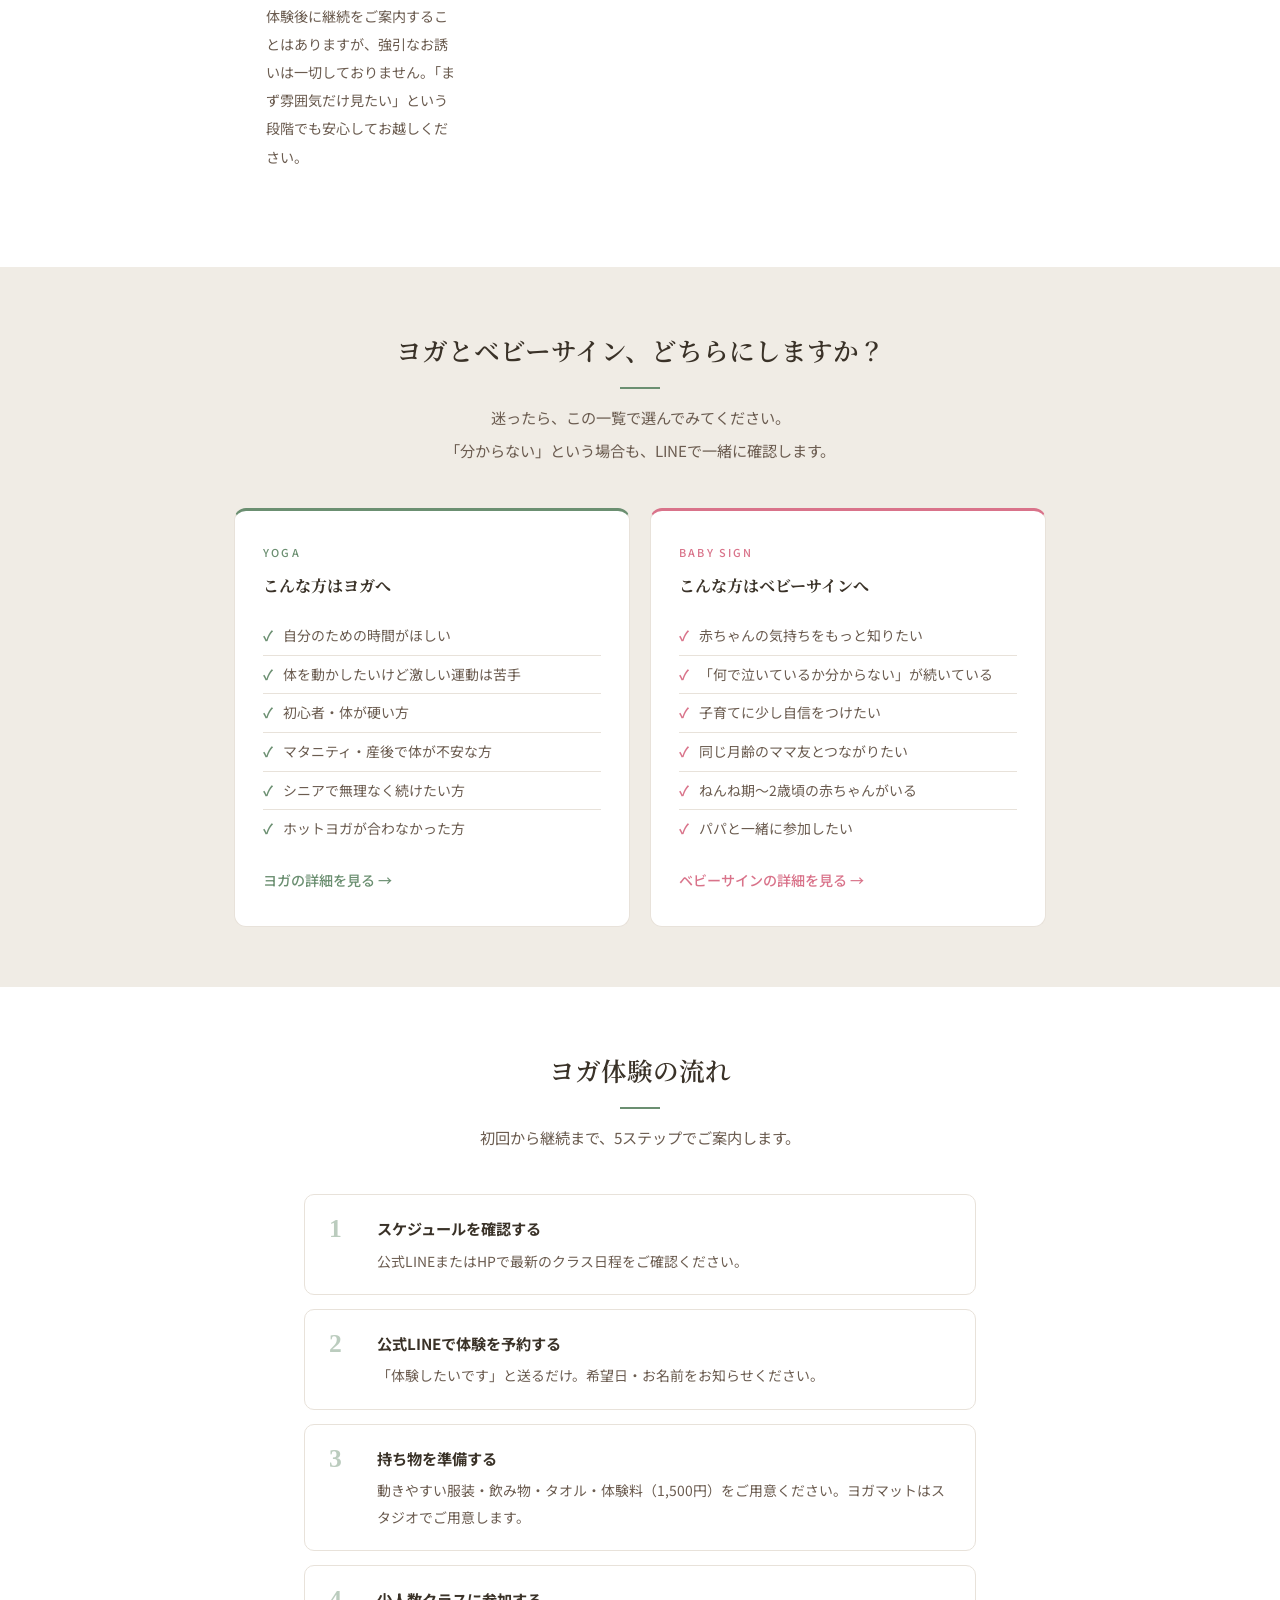
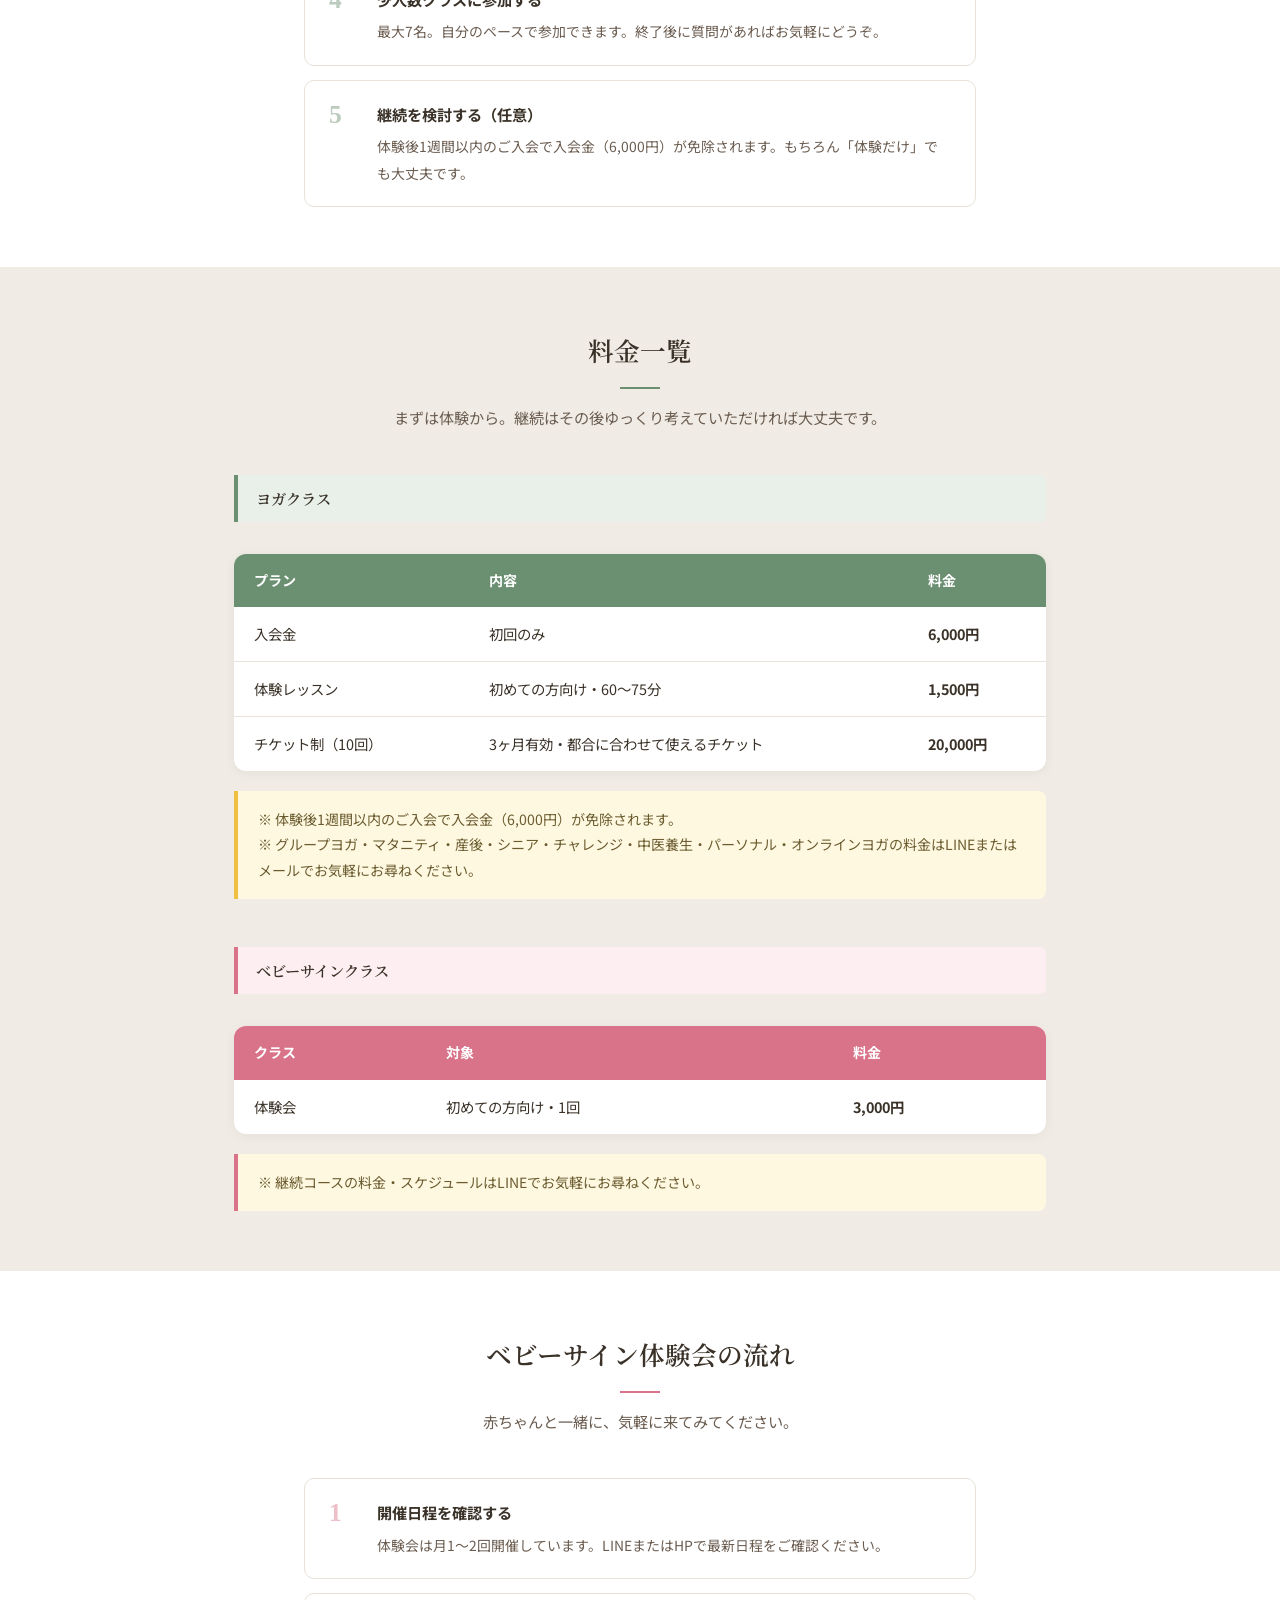
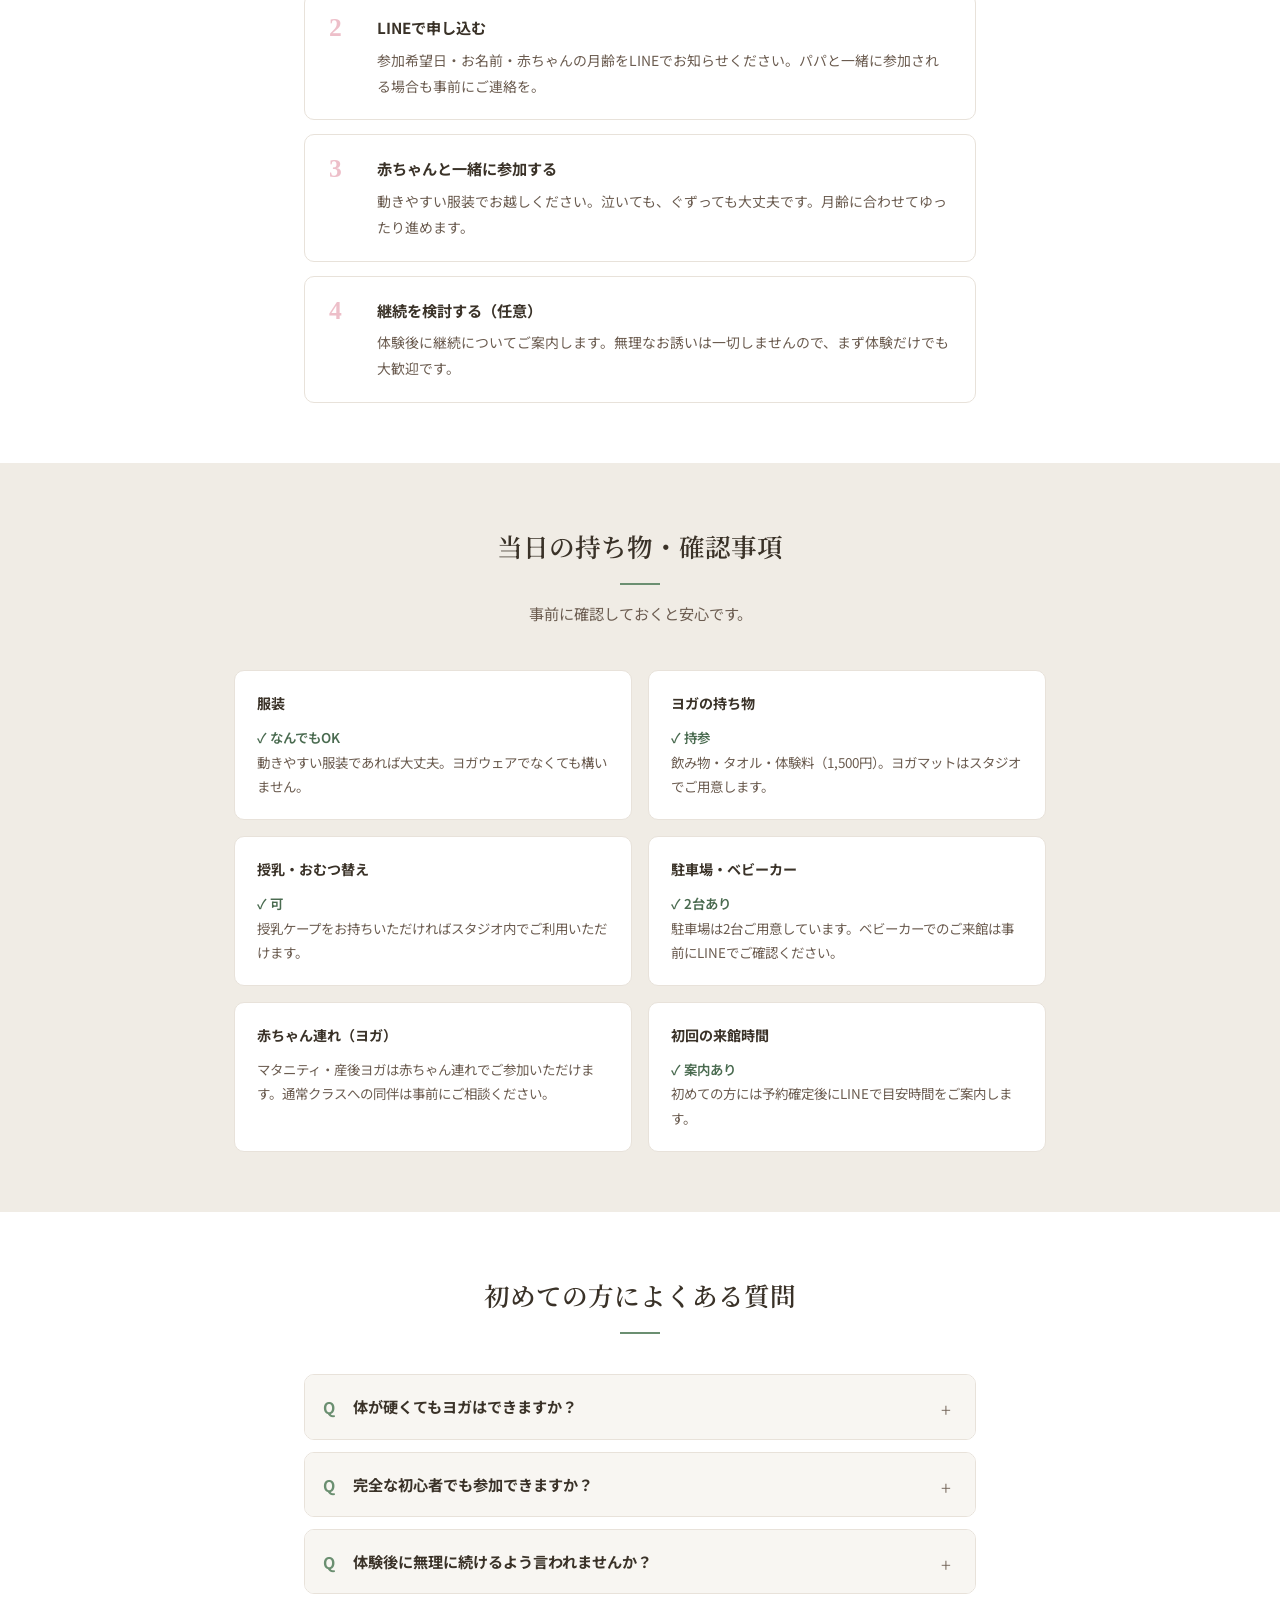
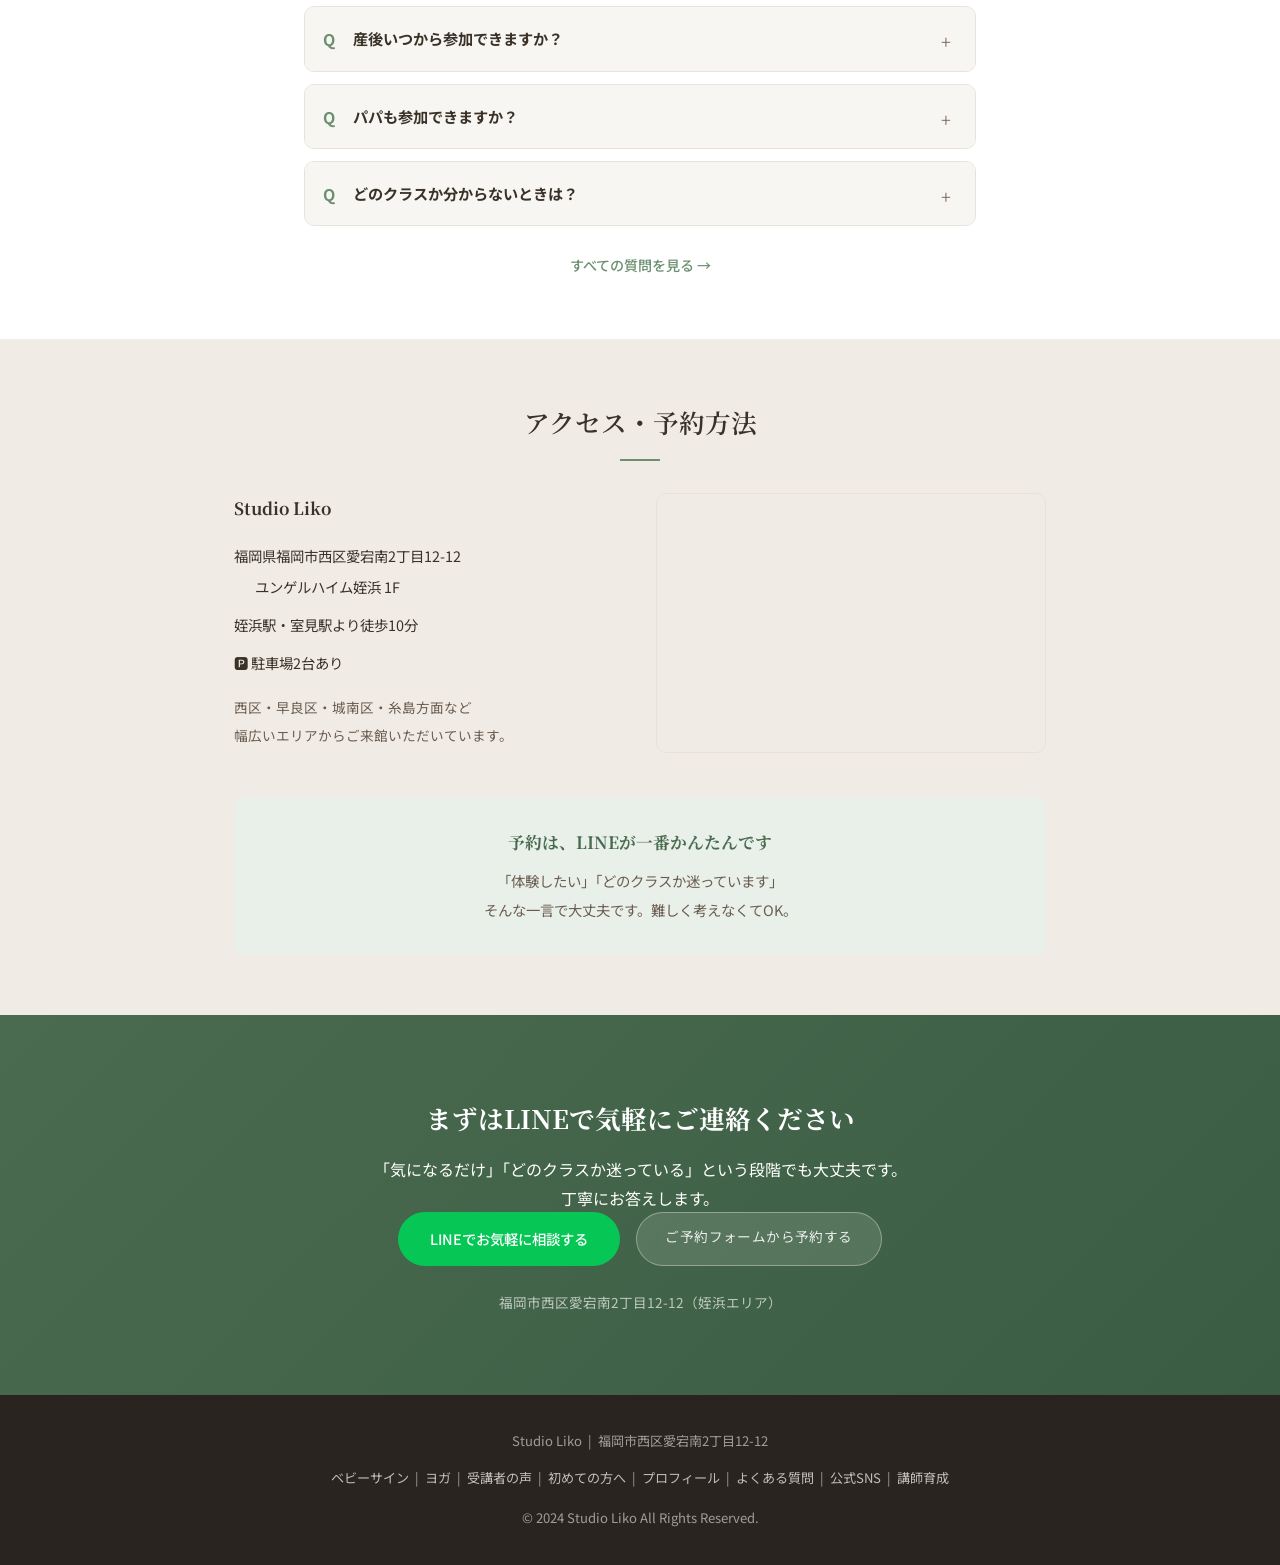
<file: guide.html>
<!DOCTYPE html>
<html lang="ja">
<head>
  <meta charset="UTF-8">
  <meta name="viewport" content="width=device-width, initial-scale=1.0">
  <title>初めての方へ | Studio Liko</title>
  <meta name="description" content="Studio Likoが初めての方へ。体験の流れ・料金・持ち物・よくある質問など、初めてでも安心して参加いただけるよう丁寧にご案内します。">
  <link rel="preconnect" href="https://fonts.googleapis.com">
  <link rel="preconnect" href="https://fonts.gstatic.com" crossorigin>
  <link rel="preload" as="style" href="https://fonts.googleapis.com/css2?family=Noto+Serif+JP:wght@400;600&family=Noto+Sans+JP:wght@300;400;500;700&display=swap" onload="this.onload=null;this.rel='stylesheet'">
  <noscript><link rel="stylesheet" href="https://fonts.googleapis.com/css2?family=Noto+Serif+JP:wght@400;600&family=Noto+Sans+JP:wght@300;400;500;700&display=swap"></noscript>
  <link rel="preload" as="style" href="style.css" onload="this.onload=null;this.rel='stylesheet'">
  <noscript><link rel="stylesheet" href="style.css"></noscript>
  <style>
    *,*::before,*::after{box-sizing:border-box;margin:0;padding:0}
    html{scroll-behavior:smooth;font-size:16px}
    body{font-family:'Noto Sans JP',sans-serif;color:#3a3228;background:#f8f6f2;line-height:1.8}
    img{max-width:100%;height:auto;display:block}a{color:inherit;text-decoration:none}
    :root{--yoga:#6b8f71;--yoga-dark:#4a6b50;--yoga-light:#e8f0e9;--babysign:#d9738a;--babysign-dark:#b5566e;--babysign-light:#fceef1;--bg:#f8f6f2;--bg2:#f0ece5;--text:#3a3228;--text-light:#6b5c50;--border:#e8e2da;--radius:8px}
    .container{max-width:1080px;margin:0 auto;padding:0 24px}
    .header{position:fixed;top:0;left:0;right:0;z-index:100;background:rgba(248,246,242,.96);backdrop-filter:blur(6px);border-bottom:1px solid var(--border)}
    .header-inner{max-width:1080px;margin:0 auto;padding:14px 24px;display:flex;align-items:center;justify-content:space-between;gap:24px}
    .logo{display:flex;flex-direction:column;gap:2px;flex-shrink:0}
    .logo-ja{font-family:'Noto Serif JP',serif;font-size:1.05rem;font-weight:600;letter-spacing:.1em}
    .logo-en{font-size:.6rem;letter-spacing:.2em;color:var(--text-light);text-transform:uppercase}
    .nav ul{display:flex;gap:24px;list-style:none;align-items:center}
    .nav a{font-size:.85rem;letter-spacing:.04em;transition:color .2s;white-space:nowrap}
    .btn-nav{background:var(--yoga);color:#fff!important;padding:8px 18px;border-radius:20px;font-size:.82rem}
    .hamburger{display:none;flex-direction:column;justify-content:center;gap:5px;background:none;border:none;cursor:pointer;padding:8px;z-index:200;flex-shrink:0}
    .hamburger span{display:block;width:22px;height:2px;background:var(--text);border-radius:2px;transition:all .3s}
    .nav-overlay{display:none;position:fixed;inset:0;background:rgba(0,0,0,.4);z-index:90}
    .sticky-cta{display:none;position:fixed;bottom:0;left:0;right:0;z-index:150}
    .page-hero{padding:120px 24px 60px;background:linear-gradient(135deg,var(--yoga-light),var(--bg2));text-align:center}
    .page-hero h1{font-family:'Noto Serif JP',serif;font-size:clamp(1.6rem,4vw,2.4rem);font-weight:600;margin-bottom:12px}
    .page-hero p{color:var(--text-light);font-size:.95rem}
    .btn{display:inline-block;padding:14px 28px;border-radius:30px;font-size:.9rem;font-weight:500;letter-spacing:.04em;transition:all .2s;cursor:pointer}
    .btn-yoga{background:var(--yoga);color:#fff}
    @media(max-width:768px){
      .hamburger{display:flex}
      .nav{position:fixed;top:0;right:-100%;width:75%;max-width:280px;height:100vh;background:var(--bg);padding:72px 28px 28px;transition:right .3s ease;box-shadow:-8px 0 24px rgba(0,0,0,.08);z-index:100;overflow-y:auto}
      .nav.open{right:0}
      .nav ul{flex-direction:column;gap:0;align-items:flex-start}
      .nav ul li{width:100%;border-bottom:1px solid var(--border)}
      .nav a:not(.btn-nav){display:block;padding:15px 0;font-size:.95rem}
      .btn-nav{display:inline-block;margin:16px 0 0;padding:10px 20px}
      .sticky-cta{display:block;opacity:0;transform:translateY(100%);transition:opacity .4s ease,transform .4s ease;pointer-events:none;padding:10px 16px 14px;background:rgba(248,246,242,.97);backdrop-filter:blur(6px);border-top:1px solid var(--border)}
      .sticky-cta.visible{opacity:1;transform:translateY(0);pointer-events:auto}
      body{padding-bottom:66px}
      .page-hero{padding:100px 24px 48px}
    }
  </style>
  <style>
    .guide-flow {
      list-style: none;
      padding: 0;
      margin-top: 32px;
      display: flex;
      flex-direction: column;
      gap: 14px;
      counter-reset: flow-step;
    }
    .guide-flow li {
      counter-increment: flow-step;
      display: flex;
      gap: 20px;
      align-items: flex-start;
      background: #fff;
      border-radius: 10px;
      padding: 20px 24px;
      border: 1px solid var(--border);
    }
    .guide-flow li::before {
      content: counter(flow-step);
      font-family: Georgia, serif;
      font-size: 1.6rem;
      font-weight: 700;
      color: var(--yoga);
      opacity: 0.45;
      line-height: 1.1;
      flex-shrink: 0;
      min-width: 28px;
    }
    .guide-flow.bs-flow li::before { color: var(--babysign); }
    .guide-flow li h4 { font-size: 0.95rem; font-weight: 700; margin-bottom: 5px; }
    .guide-flow li p { font-size: 0.87rem; color: var(--text-light); line-height: 1.9; margin: 0; }

    .which-grid {
      display: grid;
      grid-template-columns: 1fr 1fr;
      gap: 20px;
      margin-top: 32px;
    }
    .which-card {
      border-radius: 12px;
      padding: 32px 28px;
      background: #fff;
      border: 1px solid var(--border);
    }
    .which-card.yoga-w { border-top: 3px solid var(--yoga); }
    .which-card.bs-w { border-top: 3px solid var(--babysign); }
    .which-card h3 { font-family: 'Noto Serif JP', serif; font-size: 1rem; margin: 10px 0 16px; }
    .which-list { list-style: none; padding: 0; font-size: 0.87rem; color: var(--text-light); }
    .which-list li {
      padding: 7px 0 7px 20px;
      position: relative;
      border-bottom: 1px solid var(--border);
      line-height: 1.7;
    }
    .which-list li:last-child { border-bottom: none; }
    .which-list li::before { content: '✓'; position: absolute; left: 0; color: var(--yoga); font-weight: 700; }
    .bs-w .which-list li::before { color: var(--babysign); }

    .price-block { margin-top: 40px; }
    .price-block + .price-block { margin-top: 48px; }
    .price-block-label {
      font-family: 'Noto Serif JP', serif;
      font-size: 0.95rem;
      font-weight: 600;
      padding: 10px 18px;
      background: var(--yoga-light);
      border-left: 4px solid var(--yoga);
      border-radius: 0 6px 6px 0;
      margin-bottom: 16px;
    }
    .price-block-label.bs { background: var(--babysign-light); border-left-color: var(--babysign); }

    .checklist-grid {
      display: grid;
      grid-template-columns: 1fr 1fr;
      gap: 16px;
      margin-top: 32px;
    }
    .check-card {
      background: #fff;
      border-radius: 10px;
      padding: 20px 22px;
      border: 1px solid var(--border);
    }
    .check-card h4 { font-size: 0.88rem; font-weight: 700; margin-bottom: 8px; }
    .check-card p { font-size: 0.84rem; color: var(--text-light); line-height: 1.85; margin: 0; }
    .ok { color: var(--yoga-dark); font-weight: 600; }
    .ask { color: var(--babysign-dark); font-weight: 600; }

    .access-grid {
      display: grid;
      grid-template-columns: 1fr 1fr;
      gap: 32px;
      margin-top: 32px;
      align-items: start;
    }
    .access-info p { font-size: 0.9rem; line-height: 2.1; margin-bottom: 8px; }
    .map-placeholder {
      height: 260px;
      background: var(--bg2);
      border-radius: 10px;
      border: 1px solid var(--border);
      display: flex;
      align-items: center;
      justify-content: center;
      text-align: center;
      color: var(--text-light);
      font-size: 0.85rem;
    }

    .reassure-box {
      background: var(--yoga-light);
      border-radius: 12px;
      padding: 30px 36px;
      margin-top: 40px;
      text-align: center;
    }
    .reassure-box h3 {
      font-family: 'Noto Serif JP', serif;
      font-size: 1.05rem;
      color: var(--yoga-dark);
      margin-bottom: 10px;
    }
    .reassure-box p { font-size: 0.9rem; color: var(--text-light); line-height: 2; }

    @media (max-width: 768px) {
      .which-grid, .checklist-grid, .access-grid { grid-template-columns: 1fr; }
    }
  </style>
</head>
<body>

  <!-- ヘッダー -->
  <header class="header">
    <div class="header-inner">
      <a href="index.html" class="logo">
        <span class="logo-ja">Studio Liko</span>
        <span class="logo-en">福岡市西区 姪浜</span>
      </a>
      <nav class="nav">
        <ul>
          <li><a href="yoga.html">ヨガ</a></li>
          <li><a href="babysign.html">ベビーサイン</a></li>
          <li><a href="voice.html">受講者の声</a></li>
          <li><a href="guide.html" style="color:var(--yoga);font-weight:700;">初めての方へ</a></li>
          <li><a href="profile.html">プロフィール</a></li>
          <li><a href="faq.html">よくある質問</a></li>
          <li><a href="index.html#contact" class="btn-nav">お問い合わせ</a></li>
        </ul>
      </nav>
      <button class="hamburger" id="hamburger" aria-label="メニューを開く">
        <span></span><span></span><span></span>
      </button>
    </div>
  </header>

  <main>

  <!-- ページヒーロー -->
  <div class="page-hero" style="background:linear-gradient(135deg, var(--yoga-light) 0%, var(--babysign-light) 100%);">
    <h1>初めての方へ</h1>
    <p>「気になるけど、初めてだから不安…」<br>そんな気持ちに、全部お答えします。</p>
  </div>
  <div class="breadcrumb">
    <a href="index.html">トップ</a> <span>›</span> <span>初めての方へ</span>
  </div>

  <!-- Studio Likoってどんな場所？ -->
  <section style="background:#fff; padding:60px 0;">
    <div class="container" style="max-width:860px;">
      <h2 class="section-title">Studio Likoってどんな場所？</h2>
      <p class="section-lead">初めての方を、安心してお迎えしている場所です。</p>
      <div style="margin-top:32px; margin-bottom:40px; border-radius:14px; overflow:hidden; box-shadow:0 4px 20px rgba(0,0,0,0.07);">
        <img src="img/studio_interior.png" alt="Studio Likoのスタジオ内観。天然木の床、ヨガマット、やわらかい光が差し込む居心地のいい空間。" style="width:100%; height:auto; display:block;" loading="lazy">
      </div>
      <div class="care-grid" style="margin-top:40px;">
        <div class="care-item">
          <h3>最大7名の少人数制</h3>
          <p>大勢のクラスでは感じやすい「ちゃんとできているか」の不安。少人数だから、一人ひとりのペースに合わせた声かけができます。</p>
        </div>
        <div class="care-item">
          <h3>天然木のあたたかいスタジオ</h3>
          <p>木の温もりと壁画のある居心地のいい空間。床暖房完備で足元から温かく、初めての方にも「ほっとできる場所」でありたいと思っています。</p>
        </div>
        <div class="care-item">
          <h3>ヨガもベビーサインも、両方ある</h3>
          <p>ヨガだけ・ベビーサインだけの教室は多い。Studio Likoは両方あるので、「ヨガから始めてベビーサインも」という広がり方もできます。</p>
        </div>
        <div class="care-item">
          <h3>無理な勧誘は一切しません</h3>
          <p>体験後に継続をご案内することはありますが、強引なお誘いは一切しておりません。「まず雰囲気だけ見たい」という段階でも安心してお越しください。</p>
        </div>
      </div>
    </div>
  </section>

  <!-- どちらのクラスか分からない方へ -->
  <section style="background:var(--bg2); padding:60px 0;">
    <div class="container" style="max-width:860px;">
      <h2 class="section-title">ヨガとベビーサイン、どちらにしますか？</h2>
      <p class="section-lead">迷ったら、この一覧で選んでみてください。<br>「分からない」という場合も、LINEで一緒に確認します。</p>
      <div class="which-grid">
        <div class="which-card yoga-w">
          <span style="font-size:0.68rem; letter-spacing:0.2em; color:var(--yoga); text-transform:uppercase; font-weight:500; display:block;">Yoga</span>
          <h3>こんな方はヨガへ</h3>
          <ul class="which-list">
            <li>自分のための時間がほしい</li>
            <li>体を動かしたいけど激しい運動は苦手</li>
            <li>初心者・体が硬い方</li>
            <li>マタニティ・産後で体が不安な方</li>
            <li>シニアで無理なく続けたい方</li>
            <li>ホットヨガが合わなかった方</li>
          </ul>
          <a href="yoga.html" class="btn-text" style="margin-top:20px; display:inline-block;">ヨガの詳細を見る →</a>
        </div>
        <div class="which-card bs-w">
          <span style="font-size:0.68rem; letter-spacing:0.2em; color:var(--babysign); text-transform:uppercase; font-weight:500; display:block;">Baby Sign</span>
          <h3>こんな方はベビーサインへ</h3>
          <ul class="which-list">
            <li>赤ちゃんの気持ちをもっと知りたい</li>
            <li>「何で泣いているか分からない」が続いている</li>
            <li>子育てに少し自信をつけたい</li>
            <li>同じ月齢のママ友とつながりたい</li>
            <li>ねんね期〜2歳頃の赤ちゃんがいる</li>
            <li>パパと一緒に参加したい</li>
          </ul>
          <a href="babysign.html" class="btn-text bs" style="margin-top:20px; display:inline-block;">ベビーサインの詳細を見る →</a>
        </div>
      </div>
    </div>
  </section>

  <!-- ヨガ体験の流れ -->
  <section style="background:#fff; padding:60px 0;">
    <div class="container" style="max-width:720px;">
      <h2 class="section-title">ヨガ体験の流れ</h2>
      <p class="section-lead">初回から継続まで、5ステップでご案内します。</p>
      <ol class="guide-flow">
        <li>
          <div>
            <h4>スケジュールを確認する</h4>
            <p>公式LINEまたはHPで最新のクラス日程をご確認ください。</p>
          </div>
        </li>
        <li>
          <div>
            <h4>公式LINEで体験を予約する</h4>
            <p>「体験したいです」と送るだけ。希望日・お名前をお知らせください。</p>
          </div>
        </li>
        <li>
          <div>
            <h4>持ち物を準備する</h4>
            <p>動きやすい服装・飲み物・タオル・体験料（1,500円）をご用意ください。ヨガマットはスタジオでご用意します。</p>
          </div>
        </li>
        <li>
          <div>
            <h4>少人数クラスに参加する</h4>
            <p>最大7名。自分のペースで参加できます。終了後に質問があればお気軽にどうぞ。</p>
          </div>
        </li>
        <li>
          <div>
            <h4>継続を検討する（任意）</h4>
            <p>体験後1週間以内のご入会で入会金（6,000円）が免除されます。もちろん「体験だけ」でも大丈夫です。</p>
          </div>
        </li>
      </ol>
    </div>
  </section>

  <!-- 料金 -->
  <section style="background:var(--bg2); padding:60px 0;">
    <div class="container" style="max-width:860px;">
      <h2 class="section-title">料金一覧</h2>
      <p class="section-lead">まずは体験から。継続はその後ゆっくり考えていただければ大丈夫です。</p>

      <div class="price-block">
        <div class="price-block-label">ヨガクラス</div>
        <table class="price-table">
          <thead><tr><th>プラン</th><th>内容</th><th>料金</th></tr></thead>
          <tbody>
            <tr><td>入会金</td><td>初回のみ</td><td><strong>6,000円</strong></td></tr>
            <tr><td>体験レッスン</td><td>初めての方向け・60〜75分</td><td><strong>1,500円</strong></td></tr>
            <tr><td>チケット制（10回）</td><td>3ヶ月有効・都合に合わせて使えるチケット</td><td><strong>20,000円</strong></td></tr>
          </tbody>
        </table>
        <div class="price-note-box">
          ※ 体験後1週間以内のご入会で入会金（6,000円）が免除されます。<br>
          ※ グループヨガ・マタニティ・産後・シニア・チャレンジ・中医養生・パーソナル・オンラインヨガの料金はLINEまたはメールでお気軽にお尋ねください。
        </div>
      </div>

      <div class="price-block">
        <div class="price-block-label bs">ベビーサインクラス</div>
        <table class="price-table bs-price">
          <thead><tr><th>クラス</th><th>対象</th><th>料金</th></tr></thead>
          <tbody>
            <tr><td>体験会</td><td>初めての方向け・1回</td><td><strong>3,000円</strong></td></tr>
          </tbody>
        </table>
        <div class="price-note-box" style="border-left-color:var(--babysign);">
          ※ 継続コースの料金・スケジュールはLINEでお気軽にお尋ねください。
        </div>
      </div>
    </div>
  </section>

  <!-- ベビーサイン体験会の流れ -->
  <section style="background:#fff; padding:60px 0;">
    <div class="container" style="max-width:720px;">
      <h2 class="section-title bs">ベビーサイン体験会の流れ</h2>
      <p class="section-lead">赤ちゃんと一緒に、気軽に来てみてください。</p>
      <ol class="guide-flow bs-flow">
        <li>
          <div>
            <h4>開催日程を確認する</h4>
            <p>体験会は月1〜2回開催しています。LINEまたはHPで最新日程をご確認ください。</p>
          </div>
        </li>
        <li>
          <div>
            <h4>LINEで申し込む</h4>
            <p>参加希望日・お名前・赤ちゃんの月齢をLINEでお知らせください。パパと一緒に参加される場合も事前にご連絡を。</p>
          </div>
        </li>
        <li>
          <div>
            <h4>赤ちゃんと一緒に参加する</h4>
            <p>動きやすい服装でお越しください。泣いても、ぐずっても大丈夫です。月齢に合わせてゆったり進めます。</p>
          </div>
        </li>
        <li>
          <div>
            <h4>継続を検討する（任意）</h4>
            <p>体験後に継続についてご案内します。無理なお誘いは一切しませんので、まず体験だけでも大歓迎です。</p>
          </div>
        </li>
      </ol>
    </div>
  </section>

  <!-- 持ち物チェックリスト -->
  <section style="background:var(--bg2); padding:60px 0;">
    <div class="container" style="max-width:860px;">
      <h2 class="section-title">当日の持ち物・確認事項</h2>
      <p class="section-lead">事前に確認しておくと安心です。</p>
      <div class="checklist-grid">
        <div class="check-card">
          <h4>服装</h4>
          <p><span class="ok">✓ なんでもOK</span><br>動きやすい服装であれば大丈夫。ヨガウェアでなくても構いません。</p>
        </div>
        <div class="check-card">
          <h4>ヨガの持ち物</h4>
          <p><span class="ok">✓ 持参</span><br>飲み物・タオル・体験料（1,500円）。ヨガマットはスタジオでご用意します。</p>
        </div>
        <div class="check-card">
          <h4>授乳・おむつ替え</h4>
          <p><span class="ok">✓ 可</span><br>授乳ケープをお持ちいただければスタジオ内でご利用いただけます。</p>
        </div>
        <div class="check-card">
          <h4>駐車場・ベビーカー</h4>
          <p><span class="ok">✓ 2台あり</span><br>駐車場は2台ご用意しています。ベビーカーでのご来館は事前にLINEでご確認ください。</p>
        </div>
        <div class="check-card">
          <h4>赤ちゃん連れ（ヨガ）</h4>
          <p>マタニティ・産後ヨガは赤ちゃん連れでご参加いただけます。通常クラスへの同伴は事前にご相談ください。</p>
        </div>
        <div class="check-card">
          <h4>初回の来館時間</h4>
          <p><span class="ok">✓ 案内あり</span><br>初めての方には予約確定後にLINEで目安時間をご案内します。</p>
        </div>
      </div>
    </div>
  </section>

  <!-- FAQ -->
  <section style="background:#fff; padding:60px 0;">
    <div class="container" style="max-width:720px;">
      <h2 class="section-title">初めての方によくある質問</h2>
      <div class="faq-list" style="margin-top:40px;">
        <div class="faq-item">
          <div class="faq-q">体が硬くてもヨガはできますか？</div>
          <div class="faq-a">もちろんです。「体が硬いから」とおっしゃる方の方が多いくらいです。ヨガは柔らかくなるための練習なので、今の状態は関係ありません。</div>
        </div>
        <div class="faq-item">
          <div class="faq-q">完全な初心者でも参加できますか？</div>
          <div class="faq-a">はい、大歓迎です。初めての方に合わせてご案内しますので、「やったことない」は全く問題ありません。</div>
        </div>
        <div class="faq-item">
          <div class="faq-q">体験後に無理に続けるよう言われませんか？</div>
          <div class="faq-a">言いません。体験後に継続についてご案内することはありますが、強引なお誘いは一切しておりません。「まず雰囲気だけ見たい」という方も大歓迎です。</div>
        </div>
        <div class="faq-item">
          <div class="faq-q">産後いつから参加できますか？</div>
          <div class="faq-a">体の回復状況によって異なります。かかりつけ医にご確認いただいた上で、まずLINEでご相談ください。体の状態に合わせてご案内します。</div>
        </div>
        <div class="faq-item">
          <div class="faq-q">パパも参加できますか？</div>
          <div class="faq-a">ベビーサイン体験会はパパのご参加も大歓迎です。申し込み時にパパ参加の旨をお知らせください。ヨガのパーソナルレッスンも対応しています。</div>
        </div>
        <div class="faq-item">
          <div class="faq-q">どのクラスか分からないときは？</div>
          <div class="faq-a">「どのクラスか迷っています」とLINEでご連絡ください。お話を聞いた上で、一緒に確認します。</div>
        </div>
      </div>
      <div style="text-align:center; margin-top:24px;">
        <a href="faq.html" class="btn-text">すべての質問を見る →</a>
      </div>
    </div>
  </section>

  <!-- アクセス・予約 -->
  <section style="background:var(--bg2); padding:60px 0;">
    <div class="container" style="max-width:860px;">
      <h2 class="section-title">アクセス・予約方法</h2>
      <div class="access-grid">
        <div class="access-info">
          <h3 style="font-family:'Noto Serif JP',serif; font-size:1.05rem; margin-bottom:18px;">Studio Liko</h3>
          <p>福岡県福岡市西区愛宕南2丁目12-12<br>&ensp;&ensp;&ensp;ユンゲルハイム姪浜 1F</p>
          <p>姪浜駅・室見駅より徒歩10分</p>
          <p>🅿️ 駐車場2台あり</p>
          <p style="margin-top:16px; font-size:0.85rem; color:var(--text-light); line-height:2;">西区・早良区・城南区・糸島方面など<br>幅広いエリアからご来館いただいています。</p>
        </div>
        <div class="map-placeholder" style="overflow:hidden; border-radius:10px;">
          <iframe
            src="https://maps.google.com/maps?q=福岡県福岡市西区愛宕南2丁目12-12&output=embed&z=16"
            width="100%" height="320" style="border:0; display:block;"
            allowfullscreen="" loading="lazy" referrerpolicy="no-referrer-when-downgrade">
          </iframe>
        </div>
      </div>
      <div class="reassure-box">
        <h3>予約は、LINEが一番かんたんです</h3>
        <p>「体験したい」「どのクラスか迷っています」<br>そんな一言で大丈夫です。難しく考えなくてOK。</p>
      </div>
    </div>
  </section>

  <!-- CTA -->
  <section class="cta" id="contact">
    <div class="container">
      <h2>まずはLINEで気軽にご連絡ください</h2>
      <p>「気になるだけ」「どのクラスか迷っている」という段階でも大丈夫です。<br>丁寧にお答えします。</p>
      <div class="cta-btns">
        <a href="https://page.line.me/ttp2821f" class="btn-line">
          <span>LINE</span>
          <span>LINEでお気軽に相談する</span>
        </a>
        <a href="https://naturalroom.official.jp/%e3%81%94%e4%ba%88%e7%b4%84/" class="btn-yoyaku" target="_blank" rel="noopener">ご予約フォームから予約する</a>
      </div>
      <p class="cta-address">福岡市西区愛宕南2丁目12-12（姪浜エリア）</p>
    </div>
  </section>

  </main>

  <!-- フッター -->
  <footer>
    <div class="container">
      <p>Studio Liko &nbsp;|&nbsp; 福岡市西区愛宕南2丁目12-12</p>
      <p style="margin-top:8px;">
        <a href="babysign.html">ベビーサイン</a> &nbsp;|&nbsp;
        <a href="yoga.html">ヨガ</a> &nbsp;|&nbsp;
        <a href="voice.html">受講者の声</a> &nbsp;|&nbsp;
        <a href="guide.html">初めての方へ</a> &nbsp;|&nbsp;
        <a href="profile.html">プロフィール</a> &nbsp;|&nbsp;
        <a href="faq.html">よくある質問</a> &nbsp;|&nbsp;
        <a href="sns.html">公式SNS</a> &nbsp;|&nbsp; <a href="training.html">講師育成</a>
      </p>
      <p style="margin-top:12px;">© 2024 Studio Liko All Rights Reserved.</p>
    </div>
  </footer>

  <div class="nav-overlay" id="navOverlay"></div>
  <div class="sticky-cta">
    <a href="https://page.line.me/ttp2821f">LINEでお気軽に相談する</a>
  </div>
  <script src="script.js"></script>
</body>
</html>
</file>
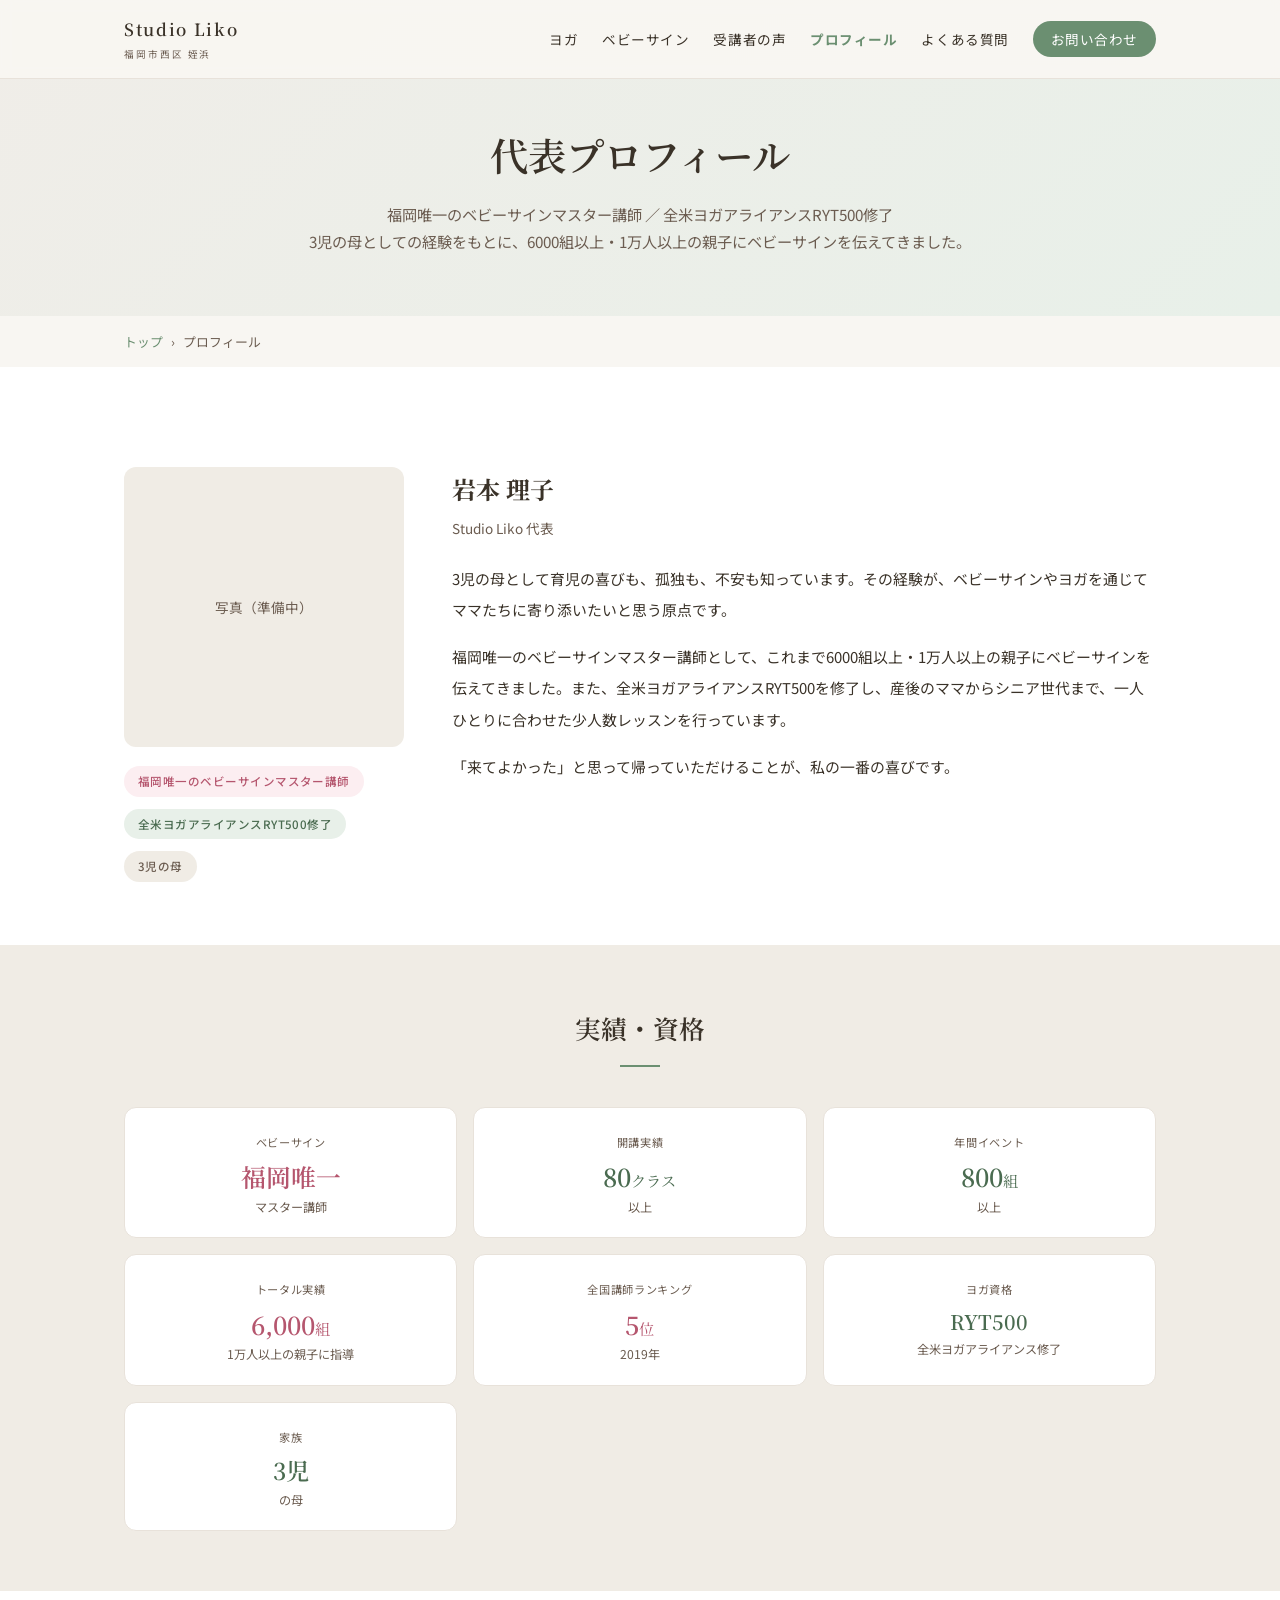
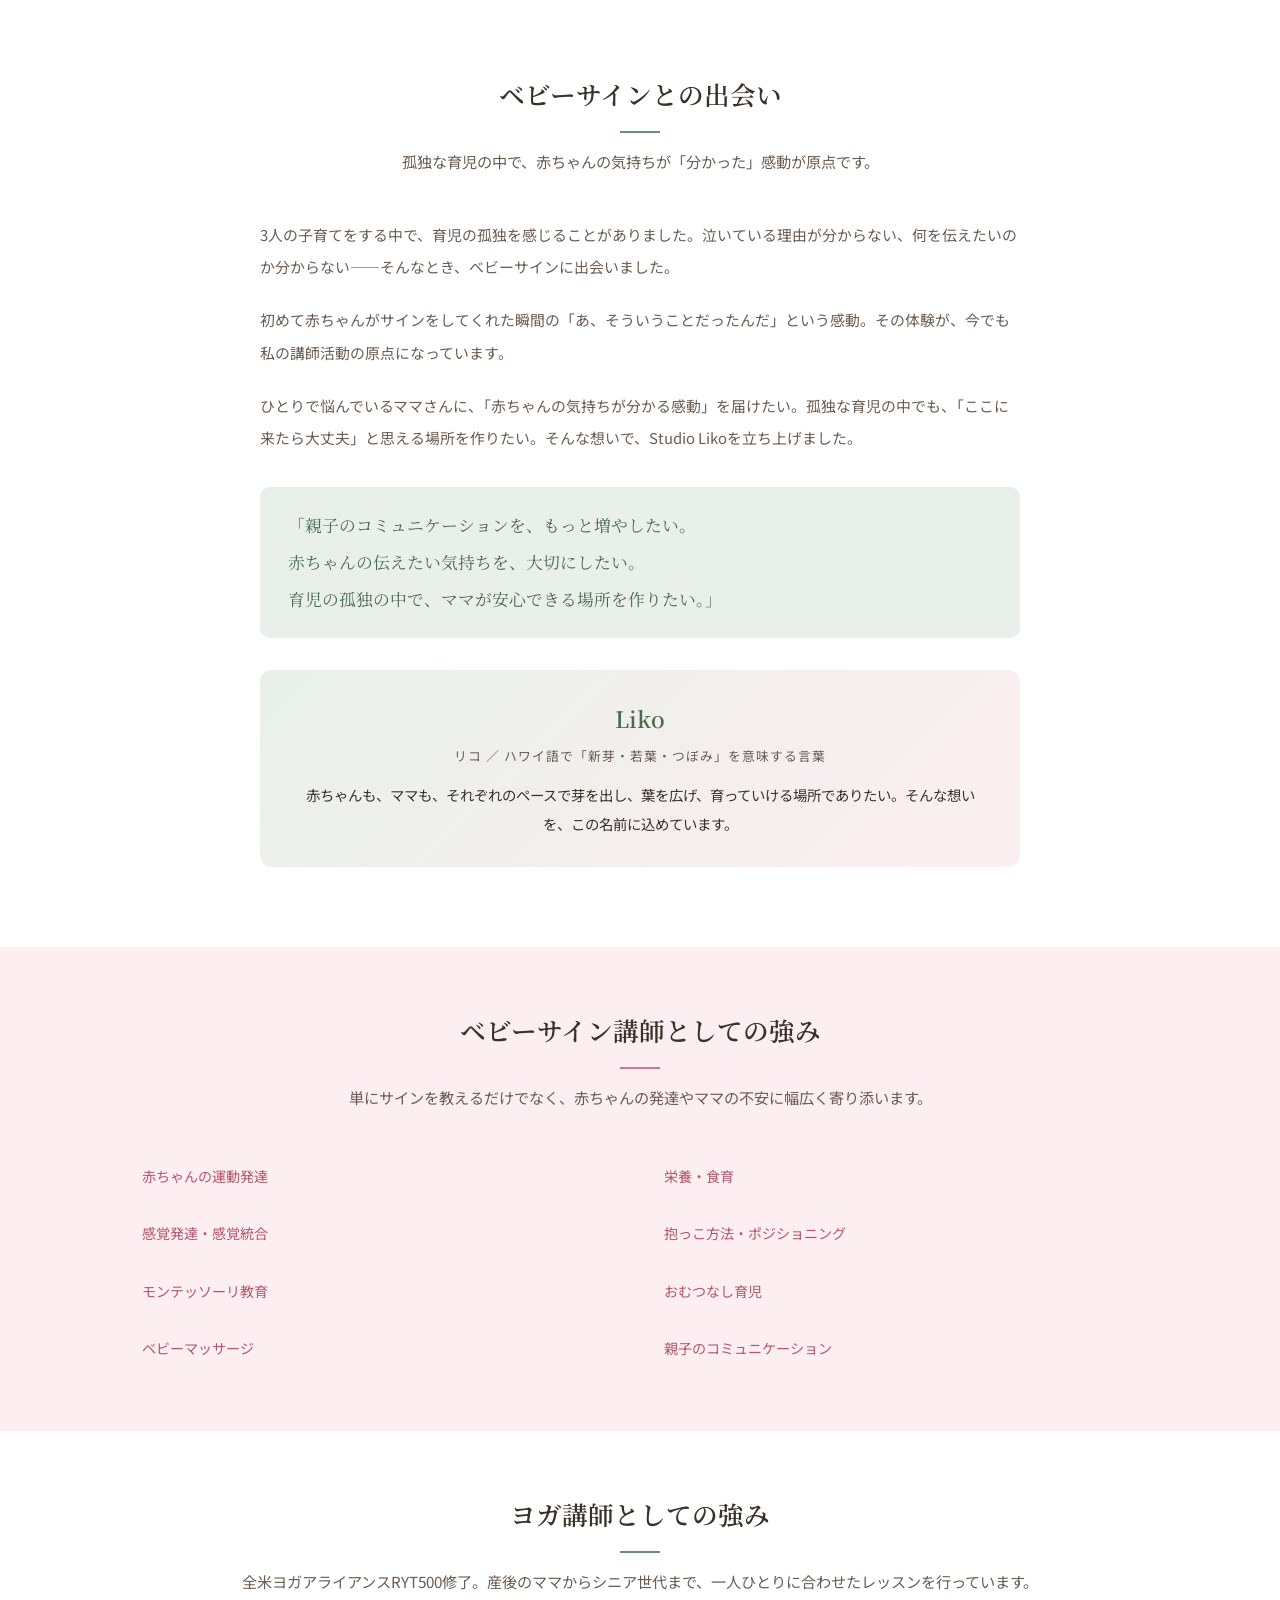
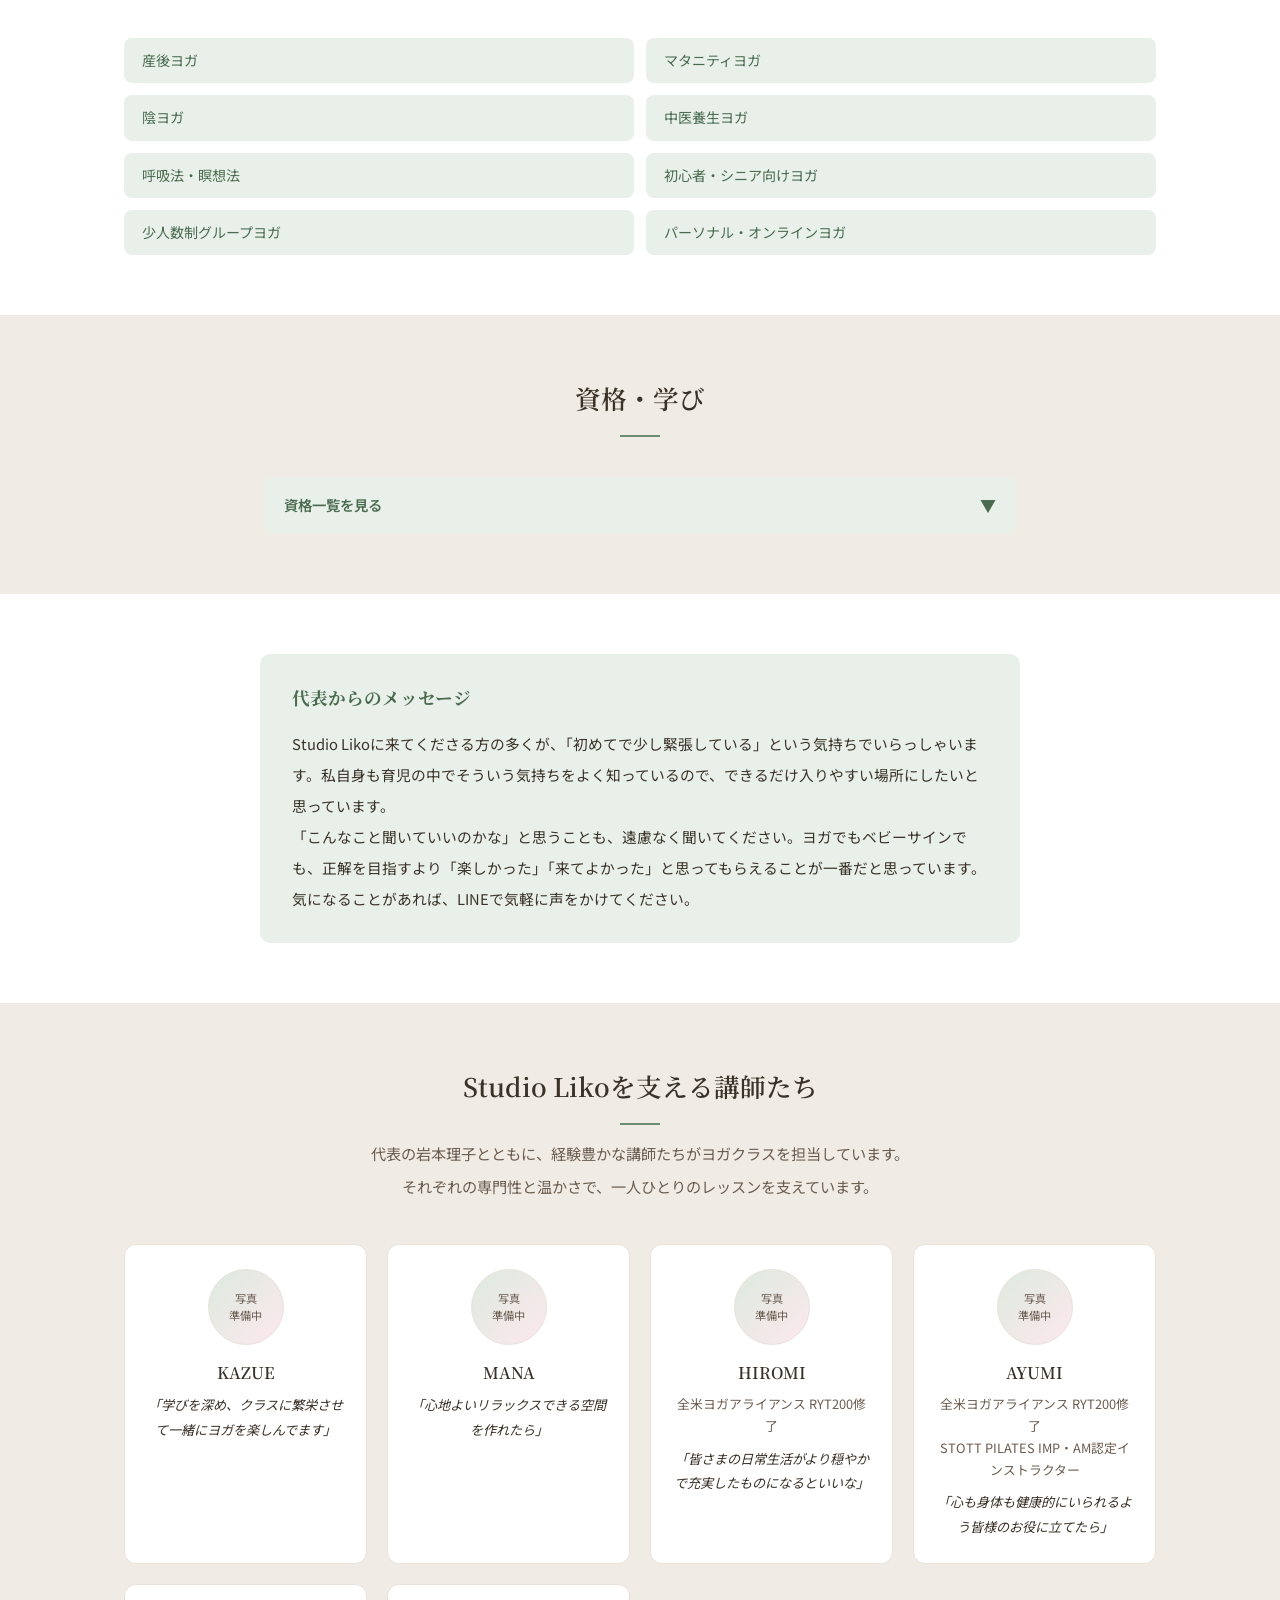
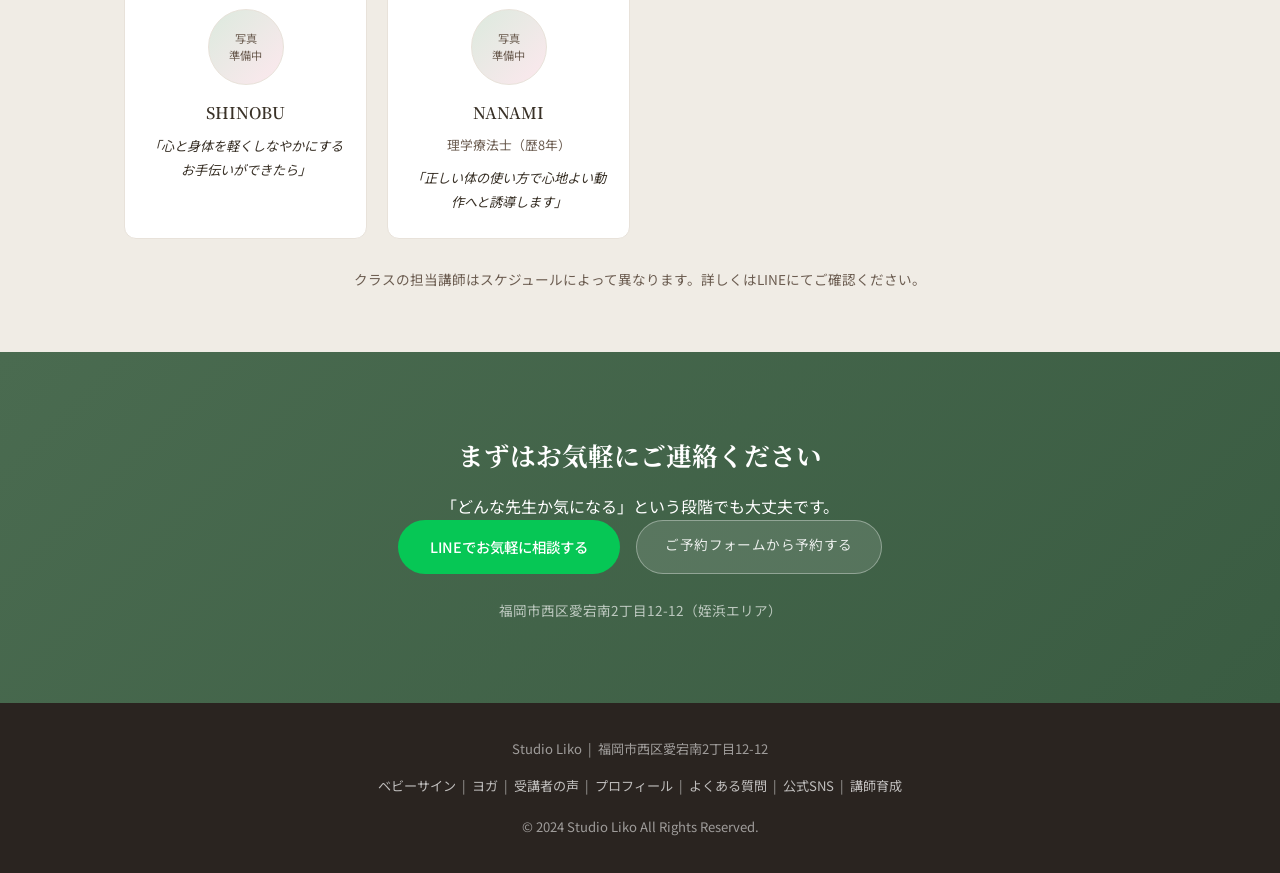
<file: profile.html>
<!DOCTYPE html>
<html lang="ja">
<head>
  <meta charset="UTF-8">
  <meta name="viewport" content="width=device-width, initial-scale=1.0">
  <title>プロフィール | Studio Liko</title>
  <meta name="description" content="Studio Liko代表・岩本理子のプロフィール。福岡唯一のベビーサインマスター講師、全米ヨガアライアンスRYT500修了。3児の母としての経験をもとに、6000組以上・1万人以上の親子にベビーサインを伝えてきました。">
  <link rel="preconnect" href="https://fonts.googleapis.com">
  <link rel="preconnect" href="https://fonts.gstatic.com" crossorigin>
  <link rel="preload" as="style" href="https://fonts.googleapis.com/css2?family=Noto+Serif+JP:wght@400;600&family=Noto+Sans+JP:wght@300;400;500;700&display=swap" onload="this.onload=null;this.rel='stylesheet'">
  <noscript><link rel="stylesheet" href="https://fonts.googleapis.com/css2?family=Noto+Serif+JP:wght@400;600&family=Noto+Sans+JP:wght@300;400;500;700&display=swap"></noscript>
  <link rel="preload" as="style" href="style.css" onload="this.onload=null;this.rel='stylesheet'">
  <noscript><link rel="stylesheet" href="style.css"></noscript>
  <style>
    *,*::before,*::after{box-sizing:border-box;margin:0;padding:0}
    html{scroll-behavior:smooth;font-size:16px}
    body{font-family:'Noto Sans JP',sans-serif;color:#3a3228;background:#f8f6f2;line-height:1.8}
    img{max-width:100%;height:auto;display:block}a{color:inherit;text-decoration:none}
    :root{--yoga:#6b8f71;--yoga-dark:#4a6b50;--yoga-light:#e8f0e9;--babysign:#d9738a;--babysign-dark:#b5566e;--babysign-light:#fceef1;--bg:#f8f6f2;--bg2:#f0ece5;--text:#3a3228;--text-light:#6b5c50;--border:#e8e2da;--radius:8px}
    .container{max-width:1080px;margin:0 auto;padding:0 24px}
    .header{position:fixed;top:0;left:0;right:0;z-index:100;background:rgba(248,246,242,.96);backdrop-filter:blur(6px);border-bottom:1px solid var(--border)}
    .header-inner{max-width:1080px;margin:0 auto;padding:14px 24px;display:flex;align-items:center;justify-content:space-between;gap:24px}
    .logo{display:flex;flex-direction:column;gap:2px;flex-shrink:0}
    .logo-ja{font-family:'Noto Serif JP',serif;font-size:1.05rem;font-weight:600;letter-spacing:.1em}
    .logo-en{font-size:.6rem;letter-spacing:.2em;color:var(--text-light);text-transform:uppercase}
    .nav ul{display:flex;gap:24px;list-style:none;align-items:center}
    .nav a{font-size:.85rem;letter-spacing:.04em;transition:color .2s;white-space:nowrap}
    .btn-nav{background:var(--yoga);color:#fff!important;padding:8px 18px;border-radius:20px;font-size:.82rem}
    .hamburger{display:none;flex-direction:column;justify-content:center;gap:5px;background:none;border:none;cursor:pointer;padding:8px;z-index:200;flex-shrink:0}
    .hamburger span{display:block;width:22px;height:2px;background:var(--text);border-radius:2px;transition:all .3s}
    .nav-overlay{display:none;position:fixed;inset:0;background:rgba(0,0,0,.4);z-index:90}
    .sticky-cta{display:none;position:fixed;bottom:0;left:0;right:0;z-index:150}
    .page-hero{padding:120px 24px 60px;background:linear-gradient(135deg,var(--yoga-light),var(--bg2));text-align:center}
    .page-hero.profile-hero{background:linear-gradient(135deg,#f0ede8,var(--yoga-light))}
    .page-hero h1{font-family:'Noto Serif JP',serif;font-size:clamp(1.6rem,4vw,2.4rem);font-weight:600;margin-bottom:12px}
    .page-hero p{color:var(--text-light);font-size:.95rem}
    @media(max-width:768px){
      .hamburger{display:flex}
      .nav{position:fixed;top:0;right:-100%;width:75%;max-width:280px;height:100vh;background:var(--bg);padding:72px 28px 28px;transition:right .3s ease;box-shadow:-8px 0 24px rgba(0,0,0,.08);z-index:100;overflow-y:auto}
      .nav.open{right:0}
      .nav ul{flex-direction:column;gap:0;align-items:flex-start}
      .nav ul li{width:100%;border-bottom:1px solid var(--border)}
      .nav a:not(.btn-nav){display:block;padding:15px 0;font-size:.95rem}
      .btn-nav{display:inline-block;margin:16px 0 0;padding:10px 20px}
      .sticky-cta{display:block;opacity:0;transform:translateY(100%);transition:opacity .4s ease,transform .4s ease;pointer-events:none;padding:10px 16px 14px;background:rgba(248,246,242,.97);backdrop-filter:blur(6px);border-top:1px solid var(--border)}
      .sticky-cta.visible{opacity:1;transform:translateY(0);pointer-events:auto}
      body{padding-bottom:66px}
      .page-hero{padding:100px 24px 48px}
    }
  </style>
  <style>
    .stat-grid {
      display: grid;
      grid-template-columns: repeat(3, 1fr);
      gap: 16px;
      margin-top: 40px;
    }
    .stat-card {
      background: #fff;
      border-radius: 12px;
      padding: 24px 16px 20px;
      text-align: center;
      border: 1px solid var(--border);
    }
    .stat-label {
      display: block;
      font-size: 0.7rem;
      color: var(--text-light);
      letter-spacing: 0.06em;
      margin-bottom: 10px;
    }
    .stat-value {
      font-family: 'Noto Serif JP', serif;
      font-size: 1.55rem;
      font-weight: 600;
      color: var(--yoga-dark);
      line-height: 1.2;
    }
    .stat-value.bs { color: var(--babysign-dark); }
    .stat-value-sm { font-size: 0.95rem; font-weight: 400; }
    .stat-desc {
      font-size: 0.76rem;
      color: var(--text-light);
      margin-top: 6px;
      line-height: 1.6;
    }
    .profile-badge {
      display: inline-block;
      font-size: 0.72rem;
      padding: 5px 14px;
      border-radius: 20px;
      font-weight: 500;
      letter-spacing: 0.04em;
      margin: 3px 0;
    }
    .strength-grid {
      display: grid;
      grid-template-columns: repeat(2, 1fr);
      gap: 12px;
      margin-top: 28px;
    }
    .strength-tag {
      background: var(--babysign-light);
      color: var(--babysign-dark);
      padding: 12px 18px;
      border-radius: 8px;
      font-size: 0.88rem;
      line-height: 1.5;
    }
    .strength-tag.yoga {
      background: var(--yoga-light);
      color: var(--yoga-dark);
    }
    .qual-category { margin-bottom: 28px; }
    .qual-category-title {
      font-size: 0.78rem;
      font-weight: 700;
      letter-spacing: 0.08em;
      color: var(--text-light);
      margin-bottom: 12px;
      padding-left: 12px;
      border-left: 3px solid var(--yoga);
    }
    .qual-category-title.bs { border-left-color: var(--babysign); }
    .qual-category-title.other { border-left-color: var(--border); }
    .qual-tags { display: flex; flex-wrap: wrap; gap: 8px; }
    .qual-tag {
      background: var(--bg2);
      color: var(--text);
      font-size: 0.82rem;
      padding: 6px 14px;
      border-radius: 20px;
      border: 1px solid var(--border);
    }
    .qual-tag.bs-tag {
      background: var(--babysign-light);
      color: var(--babysign-dark);
      border-color: transparent;
    }
    .qual-tag.yoga-tag {
      background: var(--yoga-light);
      color: var(--yoga-dark);
      border-color: transparent;
    }
    .story-block {
      max-width: 760px;
      margin: 0 auto;
    }
    .story-quote {
      font-family: 'Noto Serif JP', serif;
      font-size: 1.05rem;
      color: var(--yoga-dark);
      line-height: 2.2;
      padding: 20px 28px;
      background: var(--yoga-light);
      border-radius: 10px;
      margin-top: 32px;
    }
    @media (max-width: 768px) {
      .stat-grid { grid-template-columns: repeat(2, 1fr); }
      .strength-grid { grid-template-columns: 1fr; }
    }
  </style>
</head>
<body>

  <!-- ヘッダー -->
  <header class="header">
    <div class="header-inner">
      <a href="index.html" class="logo">
        <span class="logo-ja">Studio Liko</span>
        <span class="logo-en">福岡市西区 姪浜</span>
      </a>
      <nav class="nav">
        <ul>
          <li><a href="yoga.html">ヨガ</a></li>
          <li><a href="babysign.html">ベビーサイン</a></li>
          <li><a href="voice.html">受講者の声</a></li>
          <li><a href="profile.html" style="color:var(--yoga);font-weight:700;">プロフィール</a></li>
          <li><a href="faq.html">よくある質問</a></li>
          <li><a href="index.html#contact" class="btn-nav">お問い合わせ</a></li>
        </ul>
      </nav>
      <button class="hamburger" id="hamburger" aria-label="メニューを開く">
        <span></span><span></span><span></span>
      </button>
    </div>
  </header>

  <main>

  <!-- ページヘロー -->
  <div class="page-hero profile-hero">
    <h1>代表プロフィール</h1>
    <p>福岡唯一のベビーサインマスター講師 ／ 全米ヨガアライアンスRYT500修了<br>3児の母としての経験をもとに、6000組以上・1万人以上の親子にベビーサインを伝えてきました。</p>
  </div>
  <div class="breadcrumb">
    <a href="index.html">トップ</a>
    <span>›</span>
    <span>プロフィール</span>
  </div>

  <!-- プロフィール基本情報 -->
  <section class="profile-page">
    <div class="container">
      <div class="profile-page-grid">
        <div>
          <div style="width:100%; aspect-ratio:1/1; border-radius:12px; background:var(--bg2); display:flex; align-items:center; justify-content:center;">
            <span style="font-size:0.85rem; color:var(--text-light);">写真（準備中）</span>
          </div>
          <div style="display:flex; flex-direction:column; gap:6px; margin-top:16px; align-items:flex-start;">
            <span class="profile-badge" style="background:var(--babysign-light); color:var(--babysign-dark);">福岡唯一のベビーサインマスター講師</span>
            <span class="profile-badge" style="background:var(--yoga-light); color:var(--yoga-dark);">全米ヨガアライアンスRYT500修了</span>
            <span class="profile-badge" style="background:var(--bg2); color:var(--text-light);">3児の母</span>
          </div>
        </div>
        <div class="profile-content">
          <h2>岩本 理子</h2>
          <p class="ruby">Studio Liko 代表</p>
          <p>
            3児の母として育児の喜びも、孤独も、不安も知っています。その経験が、ベビーサインやヨガを通じてママたちに寄り添いたいと思う原点です。
          </p>
          <p>
            福岡唯一のベビーサインマスター講師として、これまで6000組以上・1万人以上の親子にベビーサインを伝えてきました。また、全米ヨガアライアンスRYT500を修了し、産後のママからシニア世代まで、一人ひとりに合わせた少人数レッスンを行っています。
          </p>
          <p>
            「来てよかった」と思って帰っていただけることが、私の一番の喜びです。
          </p>
        </div>
      </div>
    </div>
  </section>

  <!-- 実績カード -->
  <section style="background:var(--bg2); padding:60px 0;">
    <div class="container">
      <h2 class="section-title">実績・資格</h2>
      <div class="stat-grid">
        <div class="stat-card">
          <span class="stat-label">ベビーサイン</span>
          <div class="stat-value bs">福岡唯一</div>
          <div class="stat-desc">マスター講師</div>
        </div>
        <div class="stat-card">
          <span class="stat-label">開講実績</span>
          <div class="stat-value">80<span class="stat-value-sm">クラス</span></div>
          <div class="stat-desc">以上</div>
        </div>
        <div class="stat-card">
          <span class="stat-label">年間イベント</span>
          <div class="stat-value">800<span class="stat-value-sm">組</span></div>
          <div class="stat-desc">以上</div>
        </div>
        <div class="stat-card">
          <span class="stat-label">トータル実績</span>
          <div class="stat-value bs">6,000<span class="stat-value-sm">組</span></div>
          <div class="stat-desc">1万人以上の親子に指導</div>
        </div>
        <div class="stat-card">
          <span class="stat-label">全国講師ランキング</span>
          <div class="stat-value bs">5<span class="stat-value-sm">位</span></div>
          <div class="stat-desc">2019年</div>
        </div>
        <div class="stat-card">
          <span class="stat-label">ヨガ資格</span>
          <div class="stat-value" style="font-size:1.25rem;">RYT500</div>
          <div class="stat-desc">全米ヨガアライアンス修了</div>
        </div>
        <div class="stat-card">
          <span class="stat-label">家族</span>
          <div class="stat-value" style="font-size:1.45rem;">3児</div>
          <div class="stat-desc">の母</div>
        </div>
      </div>
    </div>
  </section>

  <!-- ベビーサインとの出会い -->
  <section style="background:#fff; padding:80px 0;">
    <div class="container">
      <div class="story-block">
        <h2 class="section-title">ベビーサインとの出会い</h2>
        <p class="section-lead">孤独な育児の中で、赤ちゃんの気持ちが「分かった」感動が原点です。</p>

        <p style="font-size:0.93rem; color:var(--text-light); line-height:2.2; margin-bottom:20px;">
          3人の子育てをする中で、育児の孤独を感じることがありました。泣いている理由が分からない、何を伝えたいのか分からない——そんなとき、ベビーサインに出会いました。
        </p>
        <p style="font-size:0.93rem; color:var(--text-light); line-height:2.2; margin-bottom:20px;">
          初めて赤ちゃんがサインをしてくれた瞬間の「あ、そういうことだったんだ」という感動。その体験が、今でも私の講師活動の原点になっています。
        </p>
        <p style="font-size:0.93rem; color:var(--text-light); line-height:2.2; margin-bottom:20px;">
          ひとりで悩んでいるママさんに、「赤ちゃんの気持ちが分かる感動」を届けたい。孤独な育児の中でも、「ここに来たら大丈夫」と思える場所を作りたい。そんな想いで、Studio Likoを立ち上げました。
        </p>
        <div class="story-quote">
          「親子のコミュニケーションを、もっと増やしたい。<br>
          赤ちゃんの伝えたい気持ちを、大切にしたい。<br>
          育児の孤独の中で、ママが安心できる場所を作りたい。」
        </div>
        <div style="background:linear-gradient(135deg,var(--yoga-light),var(--babysign-light)); border-radius:12px; padding:28px 32px; margin-top:32px; text-align:center;">
          <p style="font-family:'Noto Serif JP',serif; font-size:1.4rem; font-weight:600; color:var(--yoga-dark); margin-bottom:6px;">Liko</p>
          <p style="font-size:0.8rem; color:var(--text-light); margin-bottom:14px; letter-spacing:0.08em;">リコ ／ ハワイ語で「新芽・若葉・つぼみ」を意味する言葉</p>
          <p style="font-size:0.9rem; color:var(--text); line-height:2;">赤ちゃんも、ママも、それぞれのペースで芽を出し、葉を広げ、育っていける場所でありたい。そんな想いを、この名前に込めています。</p>
        </div>
      </div>
    </div>
  </section>

  <!-- ベビーサイン講師としての強み -->
  <section style="background:var(--babysign-light); padding:60px 0;">
    <div class="container">
      <h2 class="section-title bs">ベビーサイン講師としての強み</h2>
      <p class="section-lead">
        単にサインを教えるだけでなく、赤ちゃんの発達やママの不安に幅広く寄り添います。
      </p>
      <div class="strength-grid">
        <div class="strength-tag">赤ちゃんの運動発達</div>
        <div class="strength-tag">栄養・食育</div>
        <div class="strength-tag">感覚発達・感覚統合</div>
        <div class="strength-tag">抱っこ方法・ポジショニング</div>
        <div class="strength-tag">モンテッソーリ教育</div>
        <div class="strength-tag">おむつなし育児</div>
        <div class="strength-tag">ベビーマッサージ</div>
        <div class="strength-tag">親子のコミュニケーション</div>
      </div>
    </div>
  </section>

  <!-- ヨガ講師としての強み -->
  <section style="background:#fff; padding:60px 0;">
    <div class="container">
      <h2 class="section-title">ヨガ講師としての強み</h2>
      <p class="section-lead">
        全米ヨガアライアンスRYT500修了。産後のママからシニア世代まで、一人ひとりに合わせたレッスンを行っています。
      </p>
      <div class="strength-grid">
        <div class="strength-tag yoga">産後ヨガ</div>
        <div class="strength-tag yoga">マタニティヨガ</div>
        <div class="strength-tag yoga">陰ヨガ</div>
        <div class="strength-tag yoga">中医養生ヨガ</div>
        <div class="strength-tag yoga">呼吸法・瞑想法</div>
        <div class="strength-tag yoga">初心者・シニア向けヨガ</div>
        <div class="strength-tag yoga">少人数制グループヨガ</div>
        <div class="strength-tag yoga">パーソナル・オンラインヨガ</div>
      </div>
    </div>
  </section>

  <!-- 資格・学び -->
  <section style="background:var(--bg2); padding:60px 0;">
    <div class="container" style="max-width:800px;">
      <h2 class="section-title">資格・学び</h2>
      <details style="margin-top:40px;">
        <summary style="cursor:pointer; list-style:none; display:flex; justify-content:space-between; align-items:center; background:var(--yoga-light); border-radius:8px; padding:14px 20px; font-size:0.9rem; font-weight:600; color:var(--yoga-dark);">
          <span>資格一覧を見る</span>
          <span style="font-weight:300; font-size:1rem;">▼</span>
        </summary>
        <div style="margin-top:24px;">

        <div class="qual-category">
          <div class="qual-category-title bs">ベビーサイン・親子サポート系</div>
          <div class="qual-tags">
            <span class="qual-tag bs-tag">ベビーサインマスター講師（福岡唯一）</span>
            <span class="qual-tag">ベビーマッサージ</span>
            <span class="qual-tag">モンテッソーリ教育</span>
            <span class="qual-tag">おむつなし育児</span>
            <span class="qual-tag">赤ちゃんの運動発達・栄養・感覚発達</span>
            <span class="qual-tag">抱っこ方法・ポジショニング</span>
          </div>
        </div>

        <div class="qual-category">
          <div class="qual-category-title">ヨガ系</div>
          <div class="qual-tags">
            <span class="qual-tag yoga-tag">全米ヨガアライアンスRYT500</span>
            <span class="qual-tag yoga-tag">産後ヨガ</span>
            <span class="qual-tag yoga-tag">マタニティヨガ</span>
            <span class="qual-tag yoga-tag">陰ヨガ</span>
            <span class="qual-tag yoga-tag">中医養生ヨガ</span>
            <span class="qual-tag yoga-tag">呼吸法・瞑想法</span>
          </div>
        </div>

        <div class="qual-category">
          <div class="qual-category-title other">その他</div>
          <div class="qual-tags">
            <span class="qual-tag">ナチュラルフードインストラクター</span>
            <span class="qual-tag">Studio Liko代表（福岡市西区愛宕南）</span>
            <span class="qual-tag">3児の母</span>
          </div>
        </div>

        </div>
      </details>
    </div>
  </section>

  <!-- メッセージ -->
  <section style="background:#fff; padding:60px 0;">
    <div class="container">
      <div class="message-box" style="max-width:760px; margin:0 auto;">
        <h3>代表からのメッセージ</h3>
        <p>
          Studio Likoに来てくださる方の多くが、「初めてで少し緊張している」という気持ちでいらっしゃいます。私自身も育児の中でそういう気持ちをよく知っているので、できるだけ入りやすい場所にしたいと思っています。
        </p>
        <p>
          「こんなこと聞いていいのかな」と思うことも、遠慮なく聞いてください。ヨガでもベビーサインでも、正解を目指すより「楽しかった」「来てよかった」と思ってもらえることが一番だと思っています。
        </p>
        <p>
          気になることがあれば、LINEで気軽に声をかけてください。
        </p>
      </div>
    </div>
  </section>

  <!-- Studio Likoを支える講師たち -->
  <section style="background:var(--bg2); padding:60px 0;">
    <div class="container">
      <h2 class="section-title">Studio Likoを支える講師たち</h2>
      <p class="section-lead">代表の岩本理子とともに、経験豊かな講師たちがヨガクラスを担当しています。<br>それぞれの専門性と温かさで、一人ひとりのレッスンを支えています。</p>
      <div style="display:grid; grid-template-columns:repeat(auto-fit, minmax(200px, 1fr)); gap:20px; margin-top:40px;">

        <div style="background:#fff; border-radius:12px; padding:24px 20px; text-align:center; border:1px solid var(--border);">
          <div style="width:76px; height:76px; border-radius:50%; background:linear-gradient(135deg,#dceade,#fde8ee); margin:0 auto 14px; display:flex; align-items:center; justify-content:center; border:1px solid var(--border);">
            <span style="font-size:0.7rem; color:var(--text-light); line-height:1.5;">写真<br>準備中</span>
          </div>
          <h3 style="font-family:'Noto Serif JP',serif; font-size:1rem; font-weight:600; margin-bottom:6px;">KAZUE</h3>
          <p style="font-size:0.82rem; color:var(--text); line-height:1.85; font-style:italic;">「学びを深め、クラスに繁栄させて一緒にヨガを楽しんでます」</p>
        </div>

        <div style="background:#fff; border-radius:12px; padding:24px 20px; text-align:center; border:1px solid var(--border);">
          <div style="width:76px; height:76px; border-radius:50%; background:linear-gradient(135deg,#dceade,#fde8ee); margin:0 auto 14px; display:flex; align-items:center; justify-content:center; border:1px solid var(--border);">
            <span style="font-size:0.7rem; color:var(--text-light); line-height:1.5;">写真<br>準備中</span>
          </div>
          <h3 style="font-family:'Noto Serif JP',serif; font-size:1rem; font-weight:600; margin-bottom:6px;">MANA</h3>
          <p style="font-size:0.82rem; color:var(--text); line-height:1.85; font-style:italic;">「心地よいリラックスできる空間を作れたら」</p>
        </div>

        <div style="background:#fff; border-radius:12px; padding:24px 20px; text-align:center; border:1px solid var(--border);">
          <div style="width:76px; height:76px; border-radius:50%; background:linear-gradient(135deg,#dceade,#fde8ee); margin:0 auto 14px; display:flex; align-items:center; justify-content:center; border:1px solid var(--border);">
            <span style="font-size:0.7rem; color:var(--text-light); line-height:1.5;">写真<br>準備中</span>
          </div>
          <h3 style="font-family:'Noto Serif JP',serif; font-size:1rem; font-weight:600; margin-bottom:6px;">HIROMI</h3>
          <p style="font-size:0.8rem; color:var(--text-light); margin-bottom:10px; line-height:1.7;">全米ヨガアライアンス RYT200修了</p>
          <p style="font-size:0.82rem; color:var(--text); line-height:1.85; font-style:italic;">「皆さまの日常生活がより穏やかで充実したものになるといいな」</p>
        </div>

        <div style="background:#fff; border-radius:12px; padding:24px 20px; text-align:center; border:1px solid var(--border);">
          <div style="width:76px; height:76px; border-radius:50%; background:linear-gradient(135deg,#dceade,#fde8ee); margin:0 auto 14px; display:flex; align-items:center; justify-content:center; border:1px solid var(--border);">
            <span style="font-size:0.7rem; color:var(--text-light); line-height:1.5;">写真<br>準備中</span>
          </div>
          <h3 style="font-family:'Noto Serif JP',serif; font-size:1rem; font-weight:600; margin-bottom:6px;">AYUMI</h3>
          <p style="font-size:0.8rem; color:var(--text-light); margin-bottom:10px; line-height:1.7;">全米ヨガアライアンス RYT200修了<br>STOTT PILATES IMP・AM認定インストラクター</p>
          <p style="font-size:0.82rem; color:var(--text); line-height:1.85; font-style:italic;">「心も身体も健康的にいられるよう皆様のお役に立てたら」</p>
        </div>

        <div style="background:#fff; border-radius:12px; padding:24px 20px; text-align:center; border:1px solid var(--border);">
          <div style="width:76px; height:76px; border-radius:50%; background:linear-gradient(135deg,#dceade,#fde8ee); margin:0 auto 14px; display:flex; align-items:center; justify-content:center; border:1px solid var(--border);">
            <span style="font-size:0.7rem; color:var(--text-light); line-height:1.5;">写真<br>準備中</span>
          </div>
          <h3 style="font-family:'Noto Serif JP',serif; font-size:1rem; font-weight:600; margin-bottom:6px;">SHINOBU</h3>
          <p style="font-size:0.82rem; color:var(--text); line-height:1.85; font-style:italic;">「心と身体を軽くしなやかにするお手伝いができたら」</p>
        </div>

        <div style="background:#fff; border-radius:12px; padding:24px 20px; text-align:center; border:1px solid var(--border);">
          <div style="width:76px; height:76px; border-radius:50%; background:linear-gradient(135deg,#dceade,#fde8ee); margin:0 auto 14px; display:flex; align-items:center; justify-content:center; border:1px solid var(--border);">
            <span style="font-size:0.7rem; color:var(--text-light); line-height:1.5;">写真<br>準備中</span>
          </div>
          <h3 style="font-family:'Noto Serif JP',serif; font-size:1rem; font-weight:600; margin-bottom:6px;">NANAMI</h3>
          <p style="font-size:0.8rem; color:var(--text-light); margin-bottom:10px; line-height:1.7;">理学療法士（歴8年）</p>
          <p style="font-size:0.82rem; color:var(--text); line-height:1.85; font-style:italic;">「正しい体の使い方で心地よい動作へと誘導します」</p>
        </div>

      </div>
      <p style="text-align:center; margin-top:28px; font-size:0.85rem; color:var(--text-light);">クラスの担当講師はスケジュールによって異なります。詳しくはLINEにてご確認ください。</p>
    </div>
  </section>

  <!-- CTA -->
  <section class="cta" id="contact">
    <div class="container">
      <h2>まずはお気軽にご連絡ください</h2>
      <p>「どんな先生か気になる」という段階でも大丈夫です。</p>
      <div class="cta-btns">
        <a href="https://page.line.me/ttp2821f" class="btn-line">
          <span>LINE</span>
          <span>LINEでお気軽に相談する</span>
        </a>
        <a href="https://naturalroom.official.jp/%e3%81%94%e4%ba%88%e7%b4%84/" class="btn-yoyaku" target="_blank" rel="noopener">ご予約フォームから予約する</a>
      </div>
      <p class="cta-address">福岡市西区愛宕南2丁目12-12（姪浜エリア）</p>
    </div>
  </section>

  </main>

  <!-- フッター -->
  <footer>
    <div class="container">
      <p>Studio Liko &nbsp;|&nbsp; 福岡市西区愛宕南2丁目12-12</p>
      <p style="margin-top:8px;">
        <a href="babysign.html">ベビーサイン</a> &nbsp;|&nbsp;
        <a href="yoga.html">ヨガ</a> &nbsp;|&nbsp;
        <a href="voice.html">受講者の声</a> &nbsp;|&nbsp;
        <a href="profile.html">プロフィール</a> &nbsp;|&nbsp;
        <a href="faq.html">よくある質問</a> &nbsp;|&nbsp;
        <a href="sns.html">公式SNS</a> &nbsp;|&nbsp; <a href="training.html">講師育成</a>
      </p>
      <p style="margin-top:12px;">© 2024 Studio Liko All Rights Reserved.</p>
    </div>
  </footer>

  <div class="nav-overlay" id="navOverlay"></div>
  <div class="sticky-cta">
    <a href="https://page.line.me/ttp2821f">LINEでお気軽に相談する</a>
  </div>
  <script src="script.js"></script>
</body>
</html>
</file>
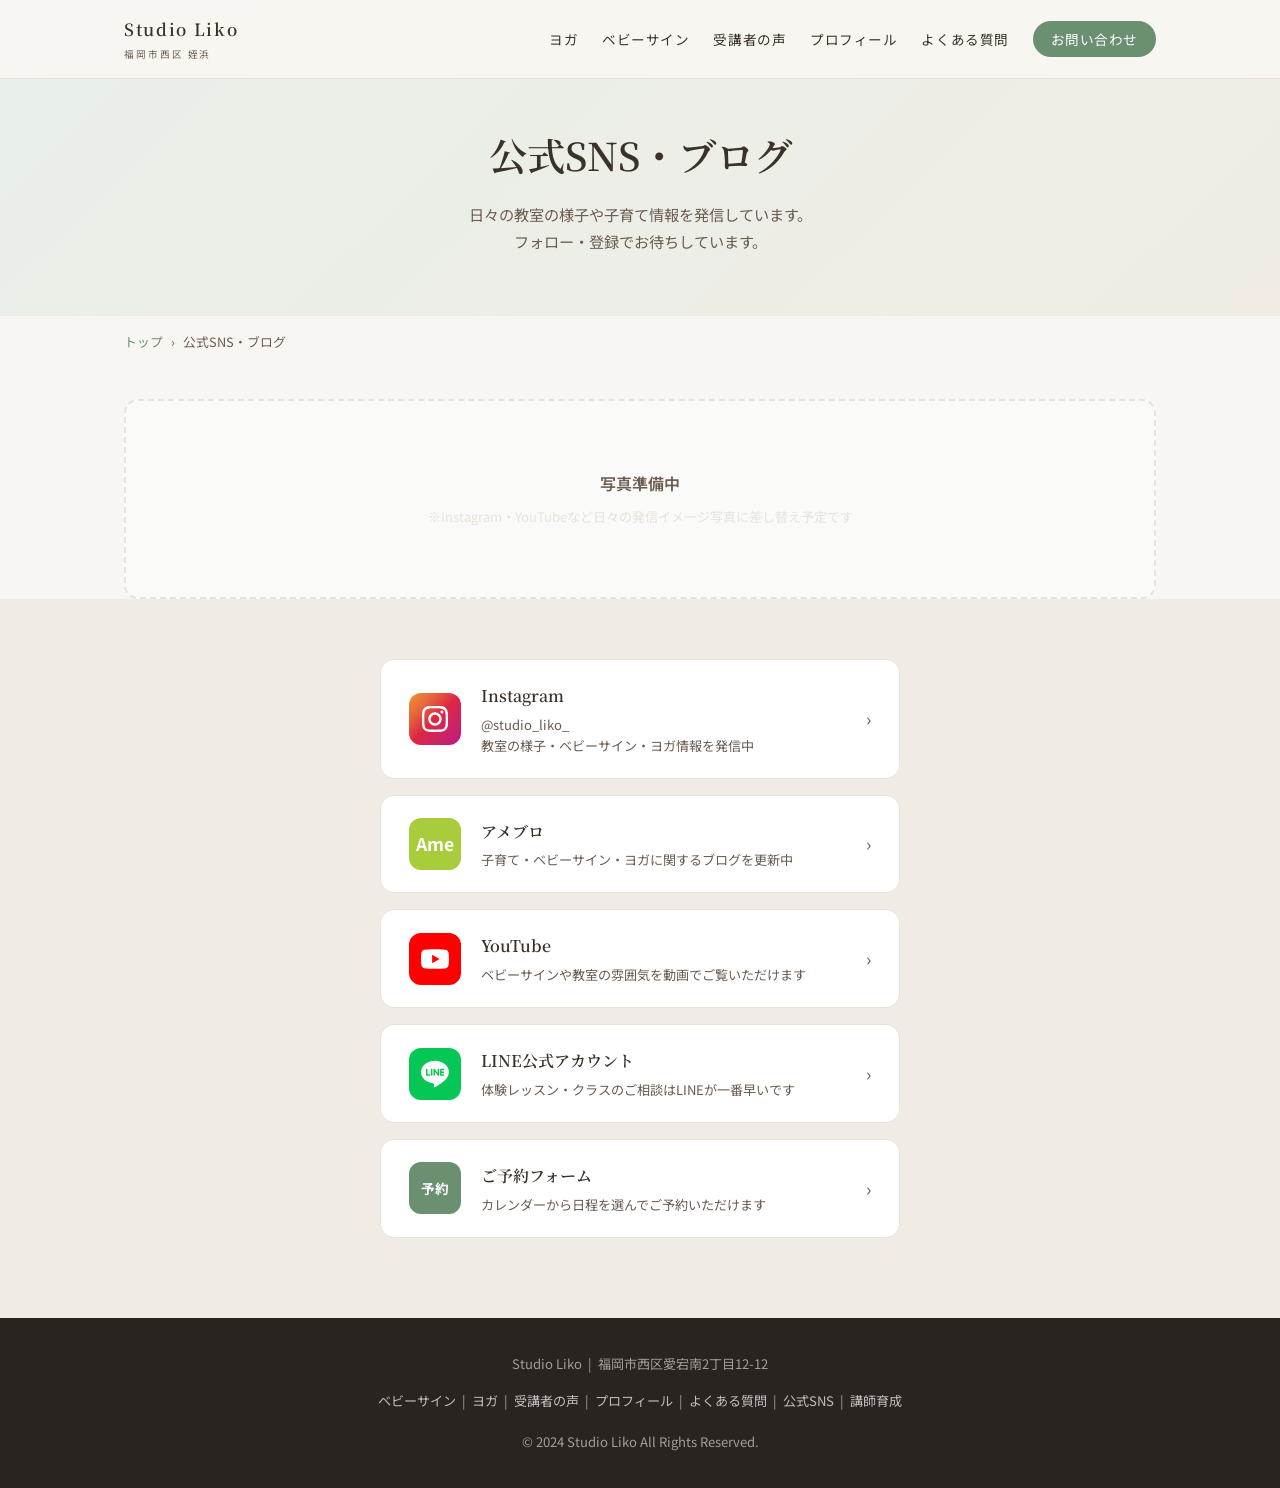
<file: sns.html>
<!DOCTYPE html>
<html lang="ja">
<head>
  <meta charset="UTF-8">
  <meta name="viewport" content="width=device-width, initial-scale=1.0">
  <title>公式SNS・ブログ | Studio Liko</title>
  <meta name="description" content="Studio Likoの公式Instagram・アメブロ・LINE・ご予約フォームのリンク一覧。福岡市西区姪浜エリアのヨガ＆ベビーサイン教室。">
  <link rel="preconnect" href="https://fonts.googleapis.com">
  <link rel="preconnect" href="https://fonts.gstatic.com" crossorigin>
  <link rel="preload" as="style" href="https://fonts.googleapis.com/css2?family=Noto+Serif+JP:wght@400;600&family=Noto+Sans+JP:wght@300;400;500;700&display=swap" onload="this.onload=null;this.rel='stylesheet'">
  <noscript><link rel="stylesheet" href="https://fonts.googleapis.com/css2?family=Noto+Serif+JP:wght@400;600&family=Noto+Sans+JP:wght@300;400;500;700&display=swap"></noscript>
  <link rel="preload" as="style" href="style.css" onload="this.onload=null;this.rel='stylesheet'">
  <noscript><link rel="stylesheet" href="style.css"></noscript>
  <style>
    *,*::before,*::after{box-sizing:border-box;margin:0;padding:0}
    html{scroll-behavior:smooth;font-size:16px}
    body{font-family:'Noto Sans JP',sans-serif;color:#3a3228;background:#f8f6f2;line-height:1.8}
    img{max-width:100%;height:auto;display:block}a{color:inherit;text-decoration:none}
    :root{--yoga:#6b8f71;--yoga-dark:#4a6b50;--yoga-light:#e8f0e9;--babysign:#d9738a;--babysign-dark:#b5566e;--babysign-light:#fceef1;--bg:#f8f6f2;--bg2:#f0ece5;--text:#3a3228;--text-light:#6b5c50;--border:#e8e2da;--radius:8px}
    .container{max-width:1080px;margin:0 auto;padding:0 24px}
    .header{position:fixed;top:0;left:0;right:0;z-index:100;background:rgba(248,246,242,.96);backdrop-filter:blur(6px);border-bottom:1px solid var(--border)}
    .header-inner{max-width:1080px;margin:0 auto;padding:14px 24px;display:flex;align-items:center;justify-content:space-between;gap:24px}
    .logo{display:flex;flex-direction:column;gap:2px;flex-shrink:0}
    .logo-ja{font-family:'Noto Serif JP',serif;font-size:1.05rem;font-weight:600;letter-spacing:.1em}
    .logo-en{font-size:.6rem;letter-spacing:.2em;color:var(--text-light);text-transform:uppercase}
    .nav ul{display:flex;gap:24px;list-style:none;align-items:center}
    .nav a{font-size:.85rem;letter-spacing:.04em;transition:color .2s;white-space:nowrap}
    .btn-nav{background:var(--yoga);color:#fff!important;padding:8px 18px;border-radius:20px;font-size:.82rem}
    .hamburger{display:none;flex-direction:column;justify-content:center;gap:5px;background:none;border:none;cursor:pointer;padding:8px;z-index:200;flex-shrink:0}
    .hamburger span{display:block;width:22px;height:2px;background:var(--text);border-radius:2px;transition:all .3s}
    .nav-overlay{display:none;position:fixed;inset:0;background:rgba(0,0,0,.4);z-index:90}
    .sticky-cta{display:none;position:fixed;bottom:0;left:0;right:0;z-index:150}
    .page-hero{padding:120px 24px 60px;background:linear-gradient(135deg,var(--yoga-light),var(--bg2));text-align:center}
    .page-hero h1{font-family:'Noto Serif JP',serif;font-size:clamp(1.6rem,4vw,2.4rem);font-weight:600;margin-bottom:12px}
    .page-hero p{color:var(--text-light);font-size:.95rem}
    @media(max-width:768px){
      .hamburger{display:flex}
      .nav{position:fixed;top:0;right:-100%;width:75%;max-width:280px;height:100vh;background:var(--bg);padding:72px 28px 28px;transition:right .3s ease;box-shadow:-8px 0 24px rgba(0,0,0,.08);z-index:100;overflow-y:auto}
      .nav.open{right:0}
      .nav ul{flex-direction:column;gap:0;align-items:flex-start}
      .nav ul li{width:100%;border-bottom:1px solid var(--border)}
      .nav a:not(.btn-nav){display:block;padding:15px 0;font-size:.95rem}
      .btn-nav{display:inline-block;margin:16px 0 0;padding:10px 20px}
      .sticky-cta{display:block;opacity:0;transform:translateY(100%);transition:opacity .4s ease,transform .4s ease;pointer-events:none;padding:10px 16px 14px;background:rgba(248,246,242,.97);backdrop-filter:blur(6px);border-top:1px solid var(--border)}
      .sticky-cta.visible{opacity:1;transform:translateY(0);pointer-events:auto}
      body{padding-bottom:66px}
      .page-hero{padding:100px 24px 48px}
    }
  </style>
  <style>
    .sns-page {
      background: var(--bg2);
      padding: 60px 0 80px;
    }
    .sns-links {
      max-width: 520px;
      margin: 0 auto;
      display: flex;
      flex-direction: column;
      gap: 16px;
    }
    .sns-link-card {
      display: flex;
      align-items: center;
      gap: 20px;
      background: #fff;
      border: 1px solid var(--border);
      border-radius: 14px;
      padding: 22px 28px;
      text-decoration: none;
      color: var(--text);
      transition: box-shadow 0.2s, transform 0.2s;
    }
    .sns-link-card:hover {
      box-shadow: 0 6px 24px rgba(0,0,0,0.09);
      transform: translateY(-2px);
    }
    .sns-icon {
      width: 52px;
      height: 52px;
      border-radius: 12px;
      display: flex;
      align-items: center;
      justify-content: center;
      flex-shrink: 0;
      font-size: 1.5rem;
    }
    .sns-icon.instagram { background: linear-gradient(135deg, #f09433, #e6683c, #dc2743, #cc2366, #bc1888); }
    .sns-icon.ameblo    { background: #a8cc3c; }
    .sns-icon.line      { background: #06C755; }
    .sns-icon.yoyaku    { background: var(--yoga); }
    .sns-icon svg, .sns-icon span { color: #fff; font-weight: 700; font-size: 1rem; letter-spacing: 0; }
    .sns-link-info { flex: 1; }
    .sns-link-name {
      font-family: 'Noto Serif JP', serif;
      font-size: 1.0rem;
      font-weight: 600;
      margin-bottom: 3px;
    }
    .sns-link-desc {
      font-size: 0.82rem;
      color: var(--text-light);
      line-height: 1.6;
    }
    .sns-arrow {
      font-size: 1.1rem;
      color: var(--text-light);
      flex-shrink: 0;
    }
  </style>
</head>
<body>

  <!-- ヘッダー -->
  <header class="header">
    <div class="header-inner">
      <a href="index.html" class="logo">
        <span class="logo-ja">Studio Liko</span>
        <span class="logo-en">福岡市西区 姪浜</span>
      </a>
      <nav class="nav">
        <ul>
          <li><a href="yoga.html">ヨガ</a></li>
          <li><a href="babysign.html">ベビーサイン</a></li>
          <li><a href="voice.html">受講者の声</a></li>
          <li><a href="profile.html">プロフィール</a></li>
          <li><a href="faq.html">よくある質問</a></li>
          <li><a href="index.html#contact" class="btn-nav">お問い合わせ</a></li>
        </ul>
      </nav>
      <button class="hamburger" id="hamburger" aria-label="メニューを開く">
        <span></span><span></span><span></span>
      </button>
    </div>
  </header>

  <main>

  <!-- ページヒーロー -->
  <div class="page-hero">
    <h1>公式SNS・ブログ</h1>
    <p>日々の教室の様子や子育て情報を発信しています。<br>フォロー・登録でお待ちしています。</p>
  </div>
  <div class="breadcrumb">
    <a href="index.html">トップ</a>
    <span>›</span>
    <span>公式SNS・ブログ</span>
  </div>
  <div class="container" style="padding-top:32px; padding-bottom:0;">
    <div style="border-radius:14px; border:2px dashed var(--border); background:#fafaf8; min-height:200px; display:flex; flex-direction:column; align-items:center; justify-content:center; text-align:center; gap:8px; padding:32px;">
      <p style="font-size:1rem; font-weight:600; color:var(--text-light);">写真準備中</p>
      <p style="font-size:0.82rem; color:var(--border);">※Instagram・YouTubeなど日々の発信イメージ写真に差し替え予定です</p>
    </div>
  </div>

  <!-- SNSリンク一覧 -->
  <section class="sns-page">
    <div class="container">
      <div class="sns-links">

        <a href="https://www.instagram.com/studio_liko_/" class="sns-link-card" target="_blank" rel="noopener">
          <div class="sns-icon instagram">
            <svg xmlns="http://www.w3.org/2000/svg" width="26" height="26" fill="#fff" viewBox="0 0 24 24"><path d="M12 2.163c3.204 0 3.584.012 4.85.07 3.252.148 4.771 1.691 4.919 4.919.058 1.265.069 1.645.069 4.849 0 3.205-.012 3.584-.069 4.849-.149 3.225-1.664 4.771-4.919 4.919-1.266.058-1.644.07-4.85.07-3.204 0-3.584-.012-4.849-.07-3.26-.149-4.771-1.699-4.919-4.92-.058-1.265-.07-1.644-.07-4.849 0-3.204.013-3.583.07-4.849.149-3.227 1.664-4.771 4.919-4.919 1.266-.057 1.645-.069 4.849-.069zm0-2.163c-3.259 0-3.667.014-4.947.072-4.358.2-6.78 2.618-6.98 6.98-.059 1.281-.073 1.689-.073 4.948 0 3.259.014 3.668.072 4.948.2 4.358 2.618 6.78 6.98 6.98 1.281.058 1.689.072 4.948.072 3.259 0 3.668-.014 4.948-.072 4.354-.2 6.782-2.618 6.979-6.98.059-1.28.073-1.689.073-4.948 0-3.259-.014-3.667-.072-4.947-.196-4.354-2.617-6.78-6.979-6.98-1.281-.059-1.69-.073-4.949-.073zm0 5.838c-3.403 0-6.162 2.759-6.162 6.162s2.759 6.163 6.162 6.163 6.162-2.759 6.162-6.163c0-3.403-2.759-6.162-6.162-6.162zm0 10.162c-2.209 0-4-1.79-4-4 0-2.209 1.791-4 4-4s4 1.791 4 4c0 2.21-1.791 4-4 4zm6.406-11.845c-.796 0-1.441.645-1.441 1.44s.645 1.44 1.441 1.44c.795 0 1.439-.645 1.439-1.44s-.644-1.44-1.439-1.44z"/></svg>
          </div>
          <div class="sns-link-info">
            <p class="sns-link-name">Instagram</p>
            <p class="sns-link-desc">@studio_liko_<br>教室の様子・ベビーサイン・ヨガ情報を発信中</p>
          </div>
          <span class="sns-arrow">›</span>
        </a>

        <a href="https://ameblo.jp/rikoppe/" class="sns-link-card" target="_blank" rel="noopener">
          <div class="sns-icon ameblo">
            <span style="font-size:1.1rem; color:#fff; font-weight:700;">Ame</span>
          </div>
          <div class="sns-link-info">
            <p class="sns-link-name">アメブロ</p>
            <p class="sns-link-desc">子育て・ベビーサイン・ヨガに関するブログを更新中</p>
          </div>
          <span class="sns-arrow">›</span>
        </a>

        <a href="https://www.youtube.com/channel/UCw_Z3s_TD--b49jlovRL9jg" class="sns-link-card" target="_blank" rel="noopener">
          <div class="sns-icon" style="background:#FF0000;">
            <svg xmlns="http://www.w3.org/2000/svg" width="28" height="28" fill="#fff" viewBox="0 0 24 24"><path d="M23.498 6.186a3.016 3.016 0 0 0-2.122-2.136C19.505 3.545 12 3.545 12 3.545s-7.505 0-9.377.505A3.017 3.017 0 0 0 .502 6.186C0 8.07 0 12 0 12s0 3.93.502 5.814a3.016 3.016 0 0 0 2.122 2.136c1.871.505 9.376.505 9.376.505s7.505 0 9.377-.505a3.015 3.015 0 0 0 2.122-2.136C24 15.93 24 12 24 12s0-3.93-.502-5.814zM9.545 15.568V8.432L15.818 12l-6.273 3.568z"/></svg>
          </div>
          <div class="sns-link-info">
            <p class="sns-link-name">YouTube</p>
            <p class="sns-link-desc">ベビーサインや教室の雰囲気を動画でご覧いただけます</p>
          </div>
          <span class="sns-arrow">›</span>
        </a>

        <a href="https://page.line.me/ttp2821f" class="sns-link-card" target="_blank" rel="noopener">
          <div class="sns-icon line">
            <svg xmlns="http://www.w3.org/2000/svg" width="28" height="28" fill="#fff" viewBox="0 0 24 24"><path d="M19.365 9.863c.349 0 .63.285.63.631 0 .345-.281.63-.63.63H17.61v1.125h1.755c.349 0 .63.283.63.63 0 .344-.281.629-.63.629h-2.386c-.345 0-.627-.285-.627-.629V8.108c0-.345.282-.63.627-.63h2.386c.349 0 .63.285.63.63 0 .349-.281.63-.63.63H17.61v1.125h1.755zm-3.855 3.016c0 .27-.174.51-.432.596-.064.021-.133.031-.199.031-.211 0-.391-.09-.51-.25l-2.443-3.317v2.94c0 .344-.279.629-.631.629-.346 0-.626-.285-.626-.629V8.108c0-.27.173-.51.43-.595.06-.023.136-.033.194-.033.195 0 .375.104.495.254l2.462 3.33V8.108c0-.345.282-.63.63-.63.345 0 .63.285.63.63v4.771zm-5.741 0c0 .344-.282.629-.631.629-.345 0-.627-.285-.627-.629V8.108c0-.345.282-.63.627-.63.349 0 .631.285.631.63v4.771zm-2.466.629H4.917c-.345 0-.63-.285-.63-.629V8.108c0-.345.285-.63.63-.63.348 0 .63.285.63.63v4.141h1.756c.348 0 .629.283.629.63 0 .344-.281.629-.629.629M24 10.314C24 4.943 18.615.572 12 .572S0 4.943 0 10.314c0 4.811 4.27 8.842 10.035 9.608.391.082.923.258 1.058.59.12.301.079.766.038 1.08l-.164 1.02c-.045.301-.24 1.186 1.049.645 1.291-.539 6.916-4.078 9.436-6.975C23.176 14.393 24 12.458 24 10.314"/></svg>
          </div>
          <div class="sns-link-info">
            <p class="sns-link-name">LINE公式アカウント</p>
            <p class="sns-link-desc">体験レッスン・クラスのご相談はLINEが一番早いです</p>
          </div>
          <span class="sns-arrow">›</span>
        </a>

        <a href="https://naturalroom.official.jp/%e3%81%94%e4%ba%88%e7%b4%84/" class="sns-link-card" target="_blank" rel="noopener">
          <div class="sns-icon yoyaku">
            <span style="font-size:0.85rem; color:#fff; font-weight:700; letter-spacing:0;">予約</span>
          </div>
          <div class="sns-link-info">
            <p class="sns-link-name">ご予約フォーム</p>
            <p class="sns-link-desc">カレンダーから日程を選んでご予約いただけます</p>
          </div>
          <span class="sns-arrow">›</span>
        </a>

      </div>
    </div>
  </section>

  </main>

  <!-- フッター -->
  <footer>
    <div class="container">
      <p>Studio Liko &nbsp;|&nbsp; 福岡市西区愛宕南2丁目12-12</p>
      <p style="margin-top:8px;">
        <a href="babysign.html">ベビーサイン</a> &nbsp;|&nbsp;
        <a href="yoga.html">ヨガ</a> &nbsp;|&nbsp;
        <a href="voice.html">受講者の声</a> &nbsp;|&nbsp;
        <a href="profile.html">プロフィール</a> &nbsp;|&nbsp;
        <a href="faq.html">よくある質問</a> &nbsp;|&nbsp;
        <a href="sns.html">公式SNS</a> &nbsp;|&nbsp; <a href="training.html">講師育成</a>
      </p>
      <p style="margin-top:12px;">© 2024 Studio Liko All Rights Reserved.</p>
    </div>
  </footer>

  <div class="nav-overlay" id="navOverlay"></div>
  <div class="sticky-cta">
    <a href="https://page.line.me/ttp2821f">LINEでお気軽に相談する</a>
  </div>
  <script src="script.js"></script>
</body>
</html>
</file>
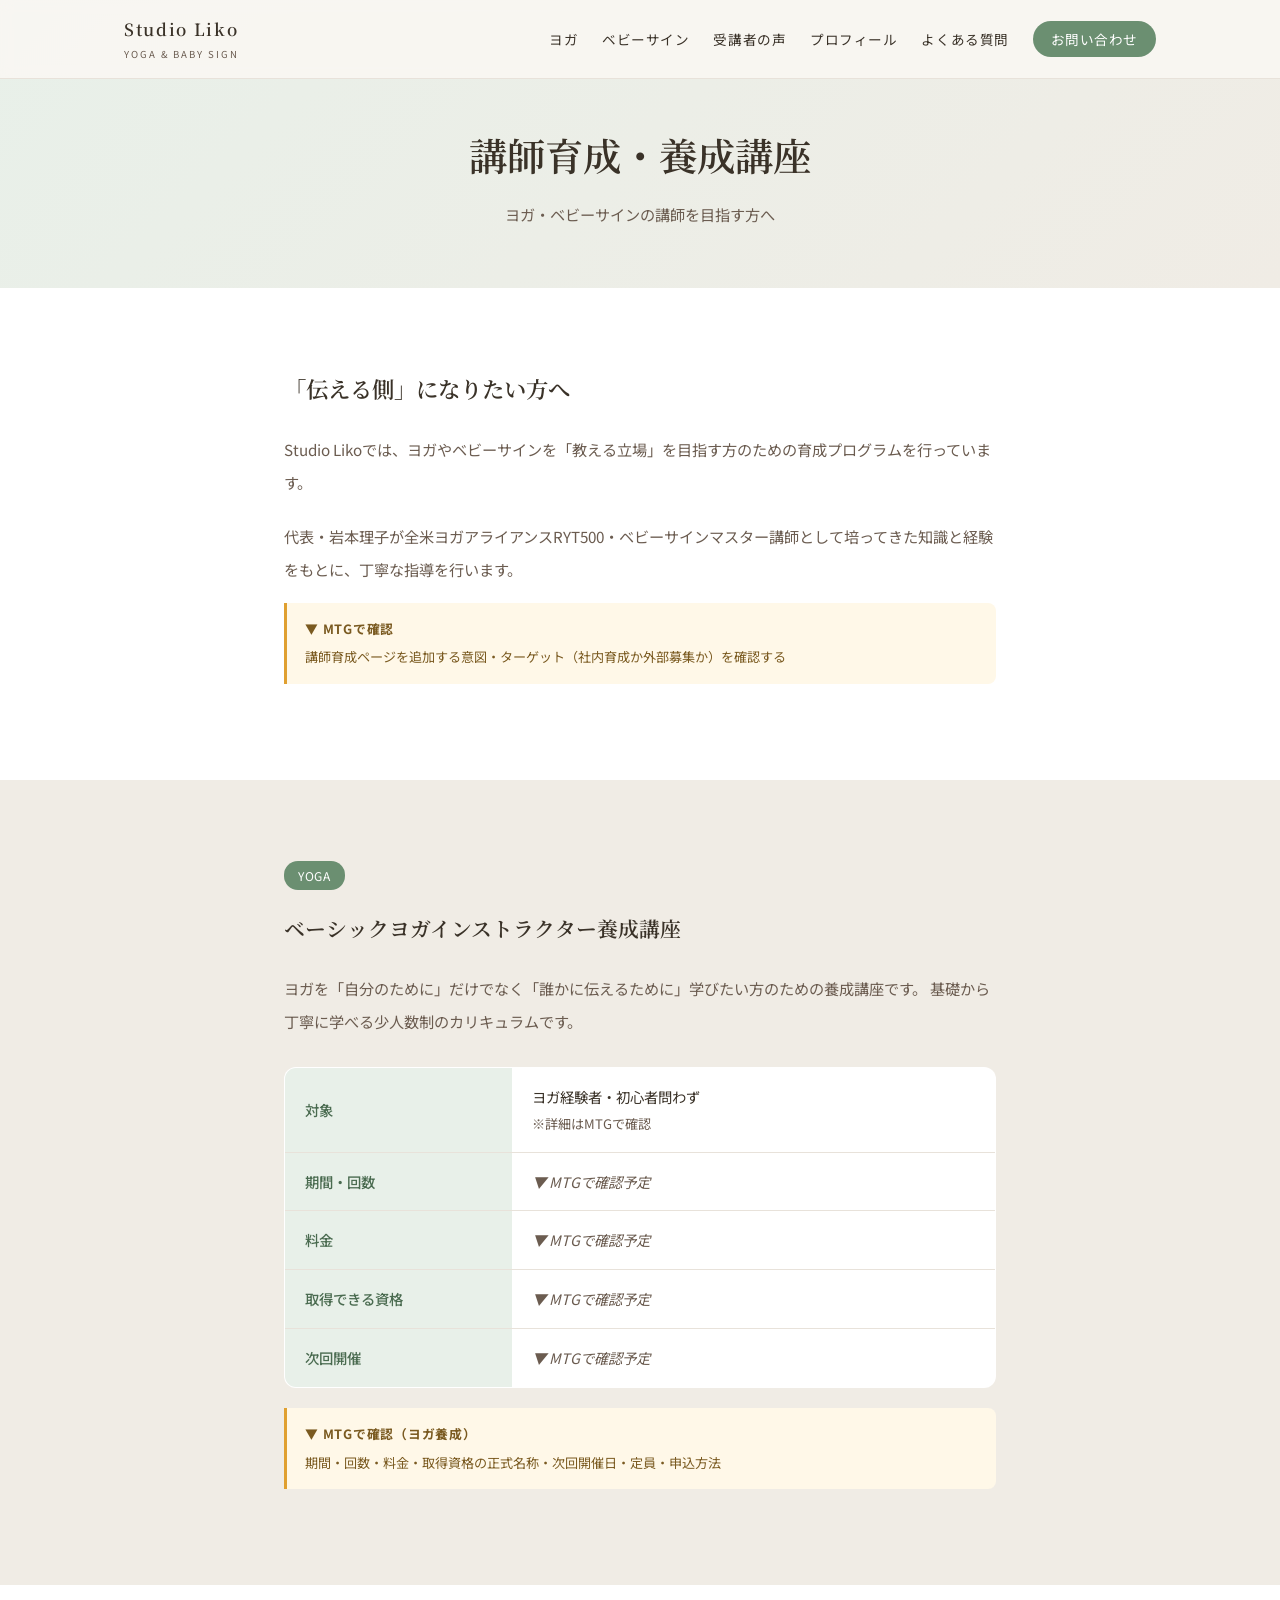
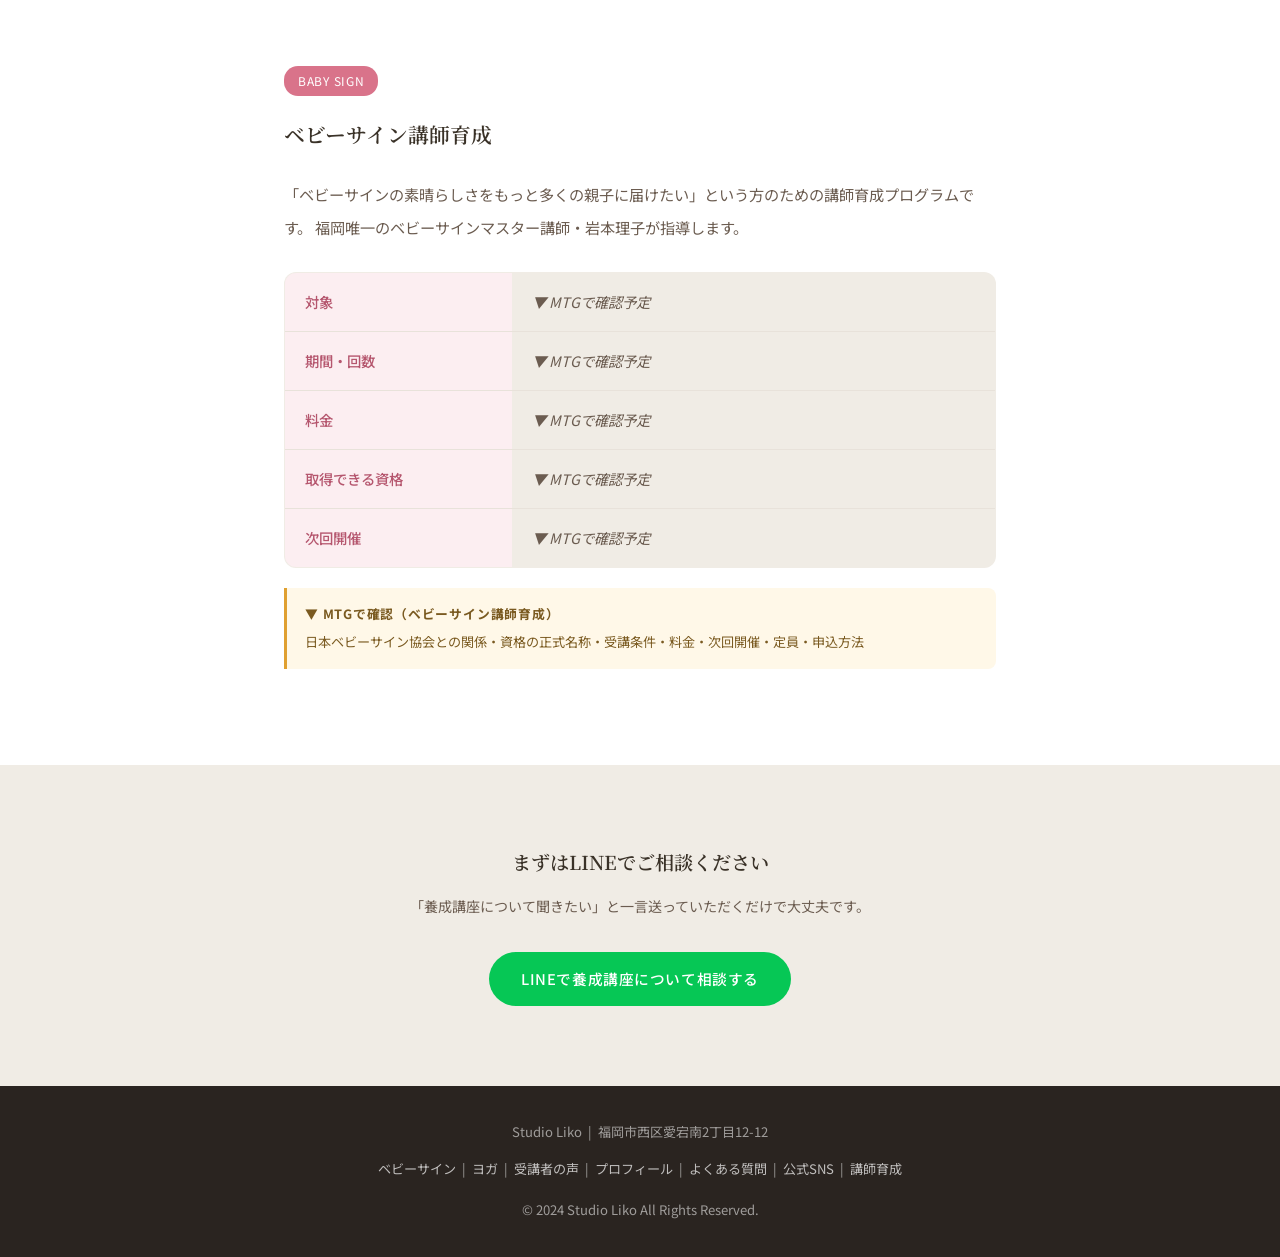
<file: training.html>
<!DOCTYPE html>
<html lang="ja">
<head>
  <meta charset="UTF-8">
  <meta name="viewport" content="width=device-width, initial-scale=1.0">
  <title>講師育成・養成講座 | Studio Liko</title>
  <meta name="description" content="Studio Likoの講師育成プログラム。ベーシックヨガインストラクター養成講座・ベビーサイン講師育成。福岡市西区姪浜。">
  <link rel="preconnect" href="https://fonts.googleapis.com">
  <link rel="preconnect" href="https://fonts.gstatic.com" crossorigin>
  <link rel="preload" as="style" href="https://fonts.googleapis.com/css2?family=Noto+Serif+JP:wght@400;600&family=Noto+Sans+JP:wght@300;400;500;700&display=swap" onload="this.onload=null;this.rel='stylesheet'">
  <noscript><link rel="stylesheet" href="https://fonts.googleapis.com/css2?family=Noto+Serif+JP:wght@400;600&family=Noto+Sans+JP:wght@300;400;500;700&display=swap"></noscript>
  <link rel="preload" as="style" href="style.css" onload="this.onload=null;this.rel='stylesheet'">
  <noscript><link rel="stylesheet" href="style.css"></noscript>
  <style>
    *,*::before,*::after{box-sizing:border-box;margin:0;padding:0}
    html{scroll-behavior:smooth;font-size:16px}
    body{font-family:'Noto Sans JP',sans-serif;color:#3a3228;background:#f8f6f2;line-height:1.8}
    img{max-width:100%;height:auto;display:block}a{color:inherit;text-decoration:none}
    :root{--yoga:#6b8f71;--yoga-dark:#4a6b50;--yoga-light:#e8f0e9;--babysign:#d9738a;--babysign-dark:#b5566e;--babysign-light:#fceef1;--bg:#f8f6f2;--bg2:#f0ece5;--text:#3a3228;--text-light:#6b5c50;--border:#e8e2da;--radius:8px}
    .container{max-width:1080px;margin:0 auto;padding:0 24px}
    .header{position:fixed;top:0;left:0;right:0;z-index:100;background:rgba(248,246,242,.96);backdrop-filter:blur(6px);border-bottom:1px solid var(--border)}
    .header-inner{max-width:1080px;margin:0 auto;padding:14px 24px;display:flex;align-items:center;justify-content:space-between;gap:24px}
    .logo{display:flex;flex-direction:column;gap:2px;flex-shrink:0}
    .logo-ja{font-family:'Noto Serif JP',serif;font-size:1.05rem;font-weight:600;letter-spacing:.1em}
    .logo-en{font-size:.6rem;letter-spacing:.2em;color:var(--text-light);text-transform:uppercase}
    .nav ul{display:flex;gap:24px;list-style:none;align-items:center}
    .nav a{font-size:.85rem;letter-spacing:.04em;transition:color .2s;white-space:nowrap}
    .btn-nav{background:var(--yoga);color:#fff!important;padding:8px 18px;border-radius:20px;font-size:.82rem}
    .hamburger{display:none;flex-direction:column;justify-content:center;gap:5px;background:none;border:none;cursor:pointer;padding:8px;z-index:200;flex-shrink:0}
    .hamburger span{display:block;width:22px;height:2px;background:var(--text);border-radius:2px;transition:all .3s}
    .nav-overlay{display:none;position:fixed;inset:0;background:rgba(0,0,0,.4);z-index:90}
    .sticky-cta{display:none;position:fixed;bottom:0;left:0;right:0;z-index:150}
    .page-hero{padding:120px 24px 60px;background:linear-gradient(135deg,var(--yoga-light),var(--bg2));text-align:center}
    .page-hero h1{font-family:'Noto Serif JP',serif;font-size:clamp(1.6rem,4vw,2.4rem);font-weight:600;margin-bottom:12px}
    .page-hero p{color:var(--text-light);font-size:.95rem}
    .confirm-box{background:#fff8e8;border-left:3px solid #e0a030;border-radius:0 8px 8px 0;padding:14px 18px;font-size:0.82rem;color:#7a5a20;margin:16px 0;line-height:1.9}
    .confirm-box strong{display:block;margin-bottom:4px;font-size:0.8rem;letter-spacing:0.06em;}
    @media(max-width:768px){
      .hamburger{display:flex}
      .nav{position:fixed;top:0;right:-100%;width:75%;max-width:280px;height:100vh;background:var(--bg);padding:72px 28px 28px;transition:right .3s ease;box-shadow:-8px 0 24px rgba(0,0,0,.08);z-index:100;overflow-y:auto}
      .nav.open{right:0}
      .nav ul{flex-direction:column;gap:0;align-items:flex-start}
      .nav a:not(.btn-nav){display:block;padding:15px 0;font-size:.95rem}
      .btn-nav{display:inline-block;margin:16px 0 0;padding:10px 20px}
      .sticky-cta{display:block;opacity:0;transform:translateY(100%);transition:opacity .4s ease,transform .4s ease;pointer-events:none;padding:10px 16px 14px;background:rgba(248,246,242,.97);backdrop-filter:blur(6px);border-top:1px solid var(--border)}
      .sticky-cta.visible{opacity:1;transform:translateY(0);pointer-events:auto}
      body{padding-bottom:66px}
      .page-hero{padding:100px 24px 48px}
    }
  </style>
</head>
<body>

  <header class="header">
    <div class="header-inner">
      <a href="index.html" class="logo">
        <span class="logo-ja">Studio Liko</span>
        <span class="logo-en">Yoga &amp; Baby Sign</span>
      </a>
      <nav class="nav" id="globalNav">
        <ul>
          <li><a href="yoga.html">ヨガ</a></li>
          <li><a href="babysign.html">ベビーサイン</a></li>
          <li><a href="voice.html">受講者の声</a></li>
          <li><a href="profile.html">プロフィール</a></li>
          <li><a href="faq.html">よくある質問</a></li>
          <li><a href="index.html#contact" class="btn-nav">お問い合わせ</a></li>
        </ul>
      </nav>
      <button class="hamburger" id="hamburger" aria-label="メニューを開く">
        <span></span><span></span><span></span>
      </button>
    </div>
  </header>

  <main>

    <section class="page-hero">
      <h1>講師育成・養成講座</h1>
      <p>ヨガ・ベビーサインの講師を目指す方へ</p>
    </section>

    <!-- リード -->
    <section style="padding:80px 0; background:#fff;">
      <div class="container" style="max-width:760px;">
        <h2 style="font-family:'Noto Serif JP',serif; font-size:1.4rem; font-weight:600; margin-bottom:24px;">「伝える側」になりたい方へ</h2>
        <p style="font-size:0.95rem; color:var(--text-light); line-height:2.2; margin-bottom:20px;">
          Studio Likoでは、ヨガやベビーサインを「教える立場」を目指す方のための育成プログラムを行っています。
        </p>
        <p style="font-size:0.95rem; color:var(--text-light); line-height:2.2;">
          代表・岩本理子が全米ヨガアライアンスRYT500・ベビーサインマスター講師として培ってきた知識と経験をもとに、丁寧な指導を行います。
        </p>
        <div class="confirm-box">
          <strong>▼ MTGで確認</strong>
          講師育成ページを追加する意図・ターゲット（社内育成か外部募集か）を確認する
        </div>
      </div>
    </section>

    <!-- ヨガ養成講座 -->
    <section style="padding:80px 0; background:var(--bg2);">
      <div class="container" style="max-width:760px;">
        <span style="display:inline-block; background:var(--yoga); color:#fff; font-size:0.75rem; padding:4px 14px; border-radius:14px; margin-bottom:20px; letter-spacing:0.06em;">YOGA</span>
        <h2 style="font-family:'Noto Serif JP',serif; font-size:1.3rem; font-weight:600; margin-bottom:24px;">ベーシックヨガインストラクター養成講座</h2>
        <p style="font-size:0.95rem; color:var(--text-light); line-height:2.2; margin-bottom:28px;">
          ヨガを「自分のために」だけでなく「誰かに伝えるために」学びたい方のための養成講座です。
          基礎から丁寧に学べる少人数制のカリキュラムです。
        </p>

        <table style="width:100%; border-collapse:collapse; font-size:0.9rem; background:#fff; border-radius:12px; overflow:hidden; border:1px solid var(--border);">
          <tbody>
            <tr style="border-bottom:1px solid var(--border);">
              <th style="padding:16px 20px; text-align:left; width:32%; background:var(--yoga-light); color:var(--yoga-dark); font-weight:500; white-space:nowrap;">対象</th>
              <td style="padding:16px 20px; color:var(--text);">ヨガ経験者・初心者問わず<br><span style="font-size:0.82rem; color:var(--text-light);">※詳細はMTGで確認</span></td>
            </tr>
            <tr style="border-bottom:1px solid var(--border);">
              <th style="padding:16px 20px; text-align:left; background:var(--yoga-light); color:var(--yoga-dark); font-weight:500;">期間・回数</th>
              <td style="padding:16px 20px; color:var(--text-light); font-style:italic;">▼ MTGで確認予定</td>
            </tr>
            <tr style="border-bottom:1px solid var(--border);">
              <th style="padding:16px 20px; text-align:left; background:var(--yoga-light); color:var(--yoga-dark); font-weight:500;">料金</th>
              <td style="padding:16px 20px; color:var(--text-light); font-style:italic;">▼ MTGで確認予定</td>
            </tr>
            <tr style="border-bottom:1px solid var(--border);">
              <th style="padding:16px 20px; text-align:left; background:var(--yoga-light); color:var(--yoga-dark); font-weight:500;">取得できる資格</th>
              <td style="padding:16px 20px; color:var(--text-light); font-style:italic;">▼ MTGで確認予定</td>
            </tr>
            <tr>
              <th style="padding:16px 20px; text-align:left; background:var(--yoga-light); color:var(--yoga-dark); font-weight:500;">次回開催</th>
              <td style="padding:16px 20px; color:var(--text-light); font-style:italic;">▼ MTGで確認予定</td>
            </tr>
          </tbody>
        </table>

        <div class="confirm-box" style="margin-top:20px;">
          <strong>▼ MTGで確認（ヨガ養成）</strong>
          期間・回数・料金・取得資格の正式名称・次回開催日・定員・申込方法
        </div>
      </div>
    </section>

    <!-- ベビーサイン講師育成 -->
    <section style="padding:80px 0; background:#fff;">
      <div class="container" style="max-width:760px;">
        <span style="display:inline-block; background:var(--babysign); color:#fff; font-size:0.75rem; padding:4px 14px; border-radius:14px; margin-bottom:20px; letter-spacing:0.06em;">BABY SIGN</span>
        <h2 style="font-family:'Noto Serif JP',serif; font-size:1.3rem; font-weight:600; margin-bottom:24px;">ベビーサイン講師育成</h2>
        <p style="font-size:0.95rem; color:var(--text-light); line-height:2.2; margin-bottom:28px;">
          「ベビーサインの素晴らしさをもっと多くの親子に届けたい」という方のための講師育成プログラムです。
          福岡唯一のベビーサインマスター講師・岩本理子が指導します。
        </p>

        <table style="width:100%; border-collapse:collapse; font-size:0.9rem; background:var(--bg2); border-radius:12px; overflow:hidden; border:1px solid var(--border);">
          <tbody>
            <tr style="border-bottom:1px solid var(--border);">
              <th style="padding:16px 20px; text-align:left; width:32%; background:var(--babysign-light); color:var(--babysign-dark); font-weight:500; white-space:nowrap;">対象</th>
              <td style="padding:16px 20px; color:var(--text-light); font-style:italic;">▼ MTGで確認予定</td>
            </tr>
            <tr style="border-bottom:1px solid var(--border);">
              <th style="padding:16px 20px; text-align:left; background:var(--babysign-light); color:var(--babysign-dark); font-weight:500;">期間・回数</th>
              <td style="padding:16px 20px; color:var(--text-light); font-style:italic;">▼ MTGで確認予定</td>
            </tr>
            <tr style="border-bottom:1px solid var(--border);">
              <th style="padding:16px 20px; text-align:left; background:var(--babysign-light); color:var(--babysign-dark); font-weight:500;">料金</th>
              <td style="padding:16px 20px; color:var(--text-light); font-style:italic;">▼ MTGで確認予定</td>
            </tr>
            <tr style="border-bottom:1px solid var(--border);">
              <th style="padding:16px 20px; text-align:left; background:var(--babysign-light); color:var(--babysign-dark); font-weight:500;">取得できる資格</th>
              <td style="padding:16px 20px; color:var(--text-light); font-style:italic;">▼ MTGで確認予定</td>
            </tr>
            <tr>
              <th style="padding:16px 20px; text-align:left; background:var(--babysign-light); color:var(--babysign-dark); font-weight:500;">次回開催</th>
              <td style="padding:16px 20px; color:var(--text-light); font-style:italic;">▼ MTGで確認予定</td>
            </tr>
          </tbody>
        </table>

        <div class="confirm-box" style="margin-top:20px;">
          <strong>▼ MTGで確認（ベビーサイン講師育成）</strong>
          日本ベビーサイン協会との関係・資格の正式名称・受講条件・料金・次回開催・定員・申込方法
        </div>
      </div>
    </section>

    <!-- CTA -->
    <section style="padding:80px 0; text-align:center; background:var(--bg2);">
      <div class="container">
        <h2 style="font-family:'Noto Serif JP',serif; font-size:1.2rem; font-weight:600; margin-bottom:12px;">まずはLINEでご相談ください</h2>
        <p style="font-size:0.88rem; color:var(--text-light); margin-bottom:32px; line-height:2;">「養成講座について聞きたい」と一言送っていただくだけで大丈夫です。</p>
        <a href="https://page.line.me/ttp2821f" style="display:inline-flex; align-items:center; gap:10px; background:#06C755; color:#fff; padding:14px 32px; border-radius:30px; font-size:0.92rem; font-weight:500; letter-spacing:0.04em; text-decoration:none;" target="_blank" rel="noopener">
          LINEで養成講座について相談する
        </a>
      </div>
    </section>

  </main>

  <!-- フッター -->
  <footer>
    <div class="container">
      <p>Studio Liko &nbsp;|&nbsp; 福岡市西区愛宕南2丁目12-12</p>
      <p style="margin-top:8px;">
        <a href="babysign.html">ベビーサイン</a> &nbsp;|&nbsp;
        <a href="yoga.html">ヨガ</a> &nbsp;|&nbsp;
        <a href="voice.html">受講者の声</a> &nbsp;|&nbsp;
        <a href="profile.html">プロフィール</a> &nbsp;|&nbsp;
        <a href="faq.html">よくある質問</a> &nbsp;|&nbsp;
        <a href="sns.html">公式SNS</a> &nbsp;|&nbsp;
        <a href="training.html">講師育成</a>
      </p>
      <p style="margin-top:12px;">© 2024 Studio Liko All Rights Reserved.</p>
    </div>
  </footer>

  <div class="nav-overlay" id="navOverlay"></div>
  <div class="sticky-cta">
    <a href="https://page.line.me/ttp2821f">LINEでお気軽に相談する</a>
  </div>
  <script src="script.js"></script>
</body>
</html>
</file>
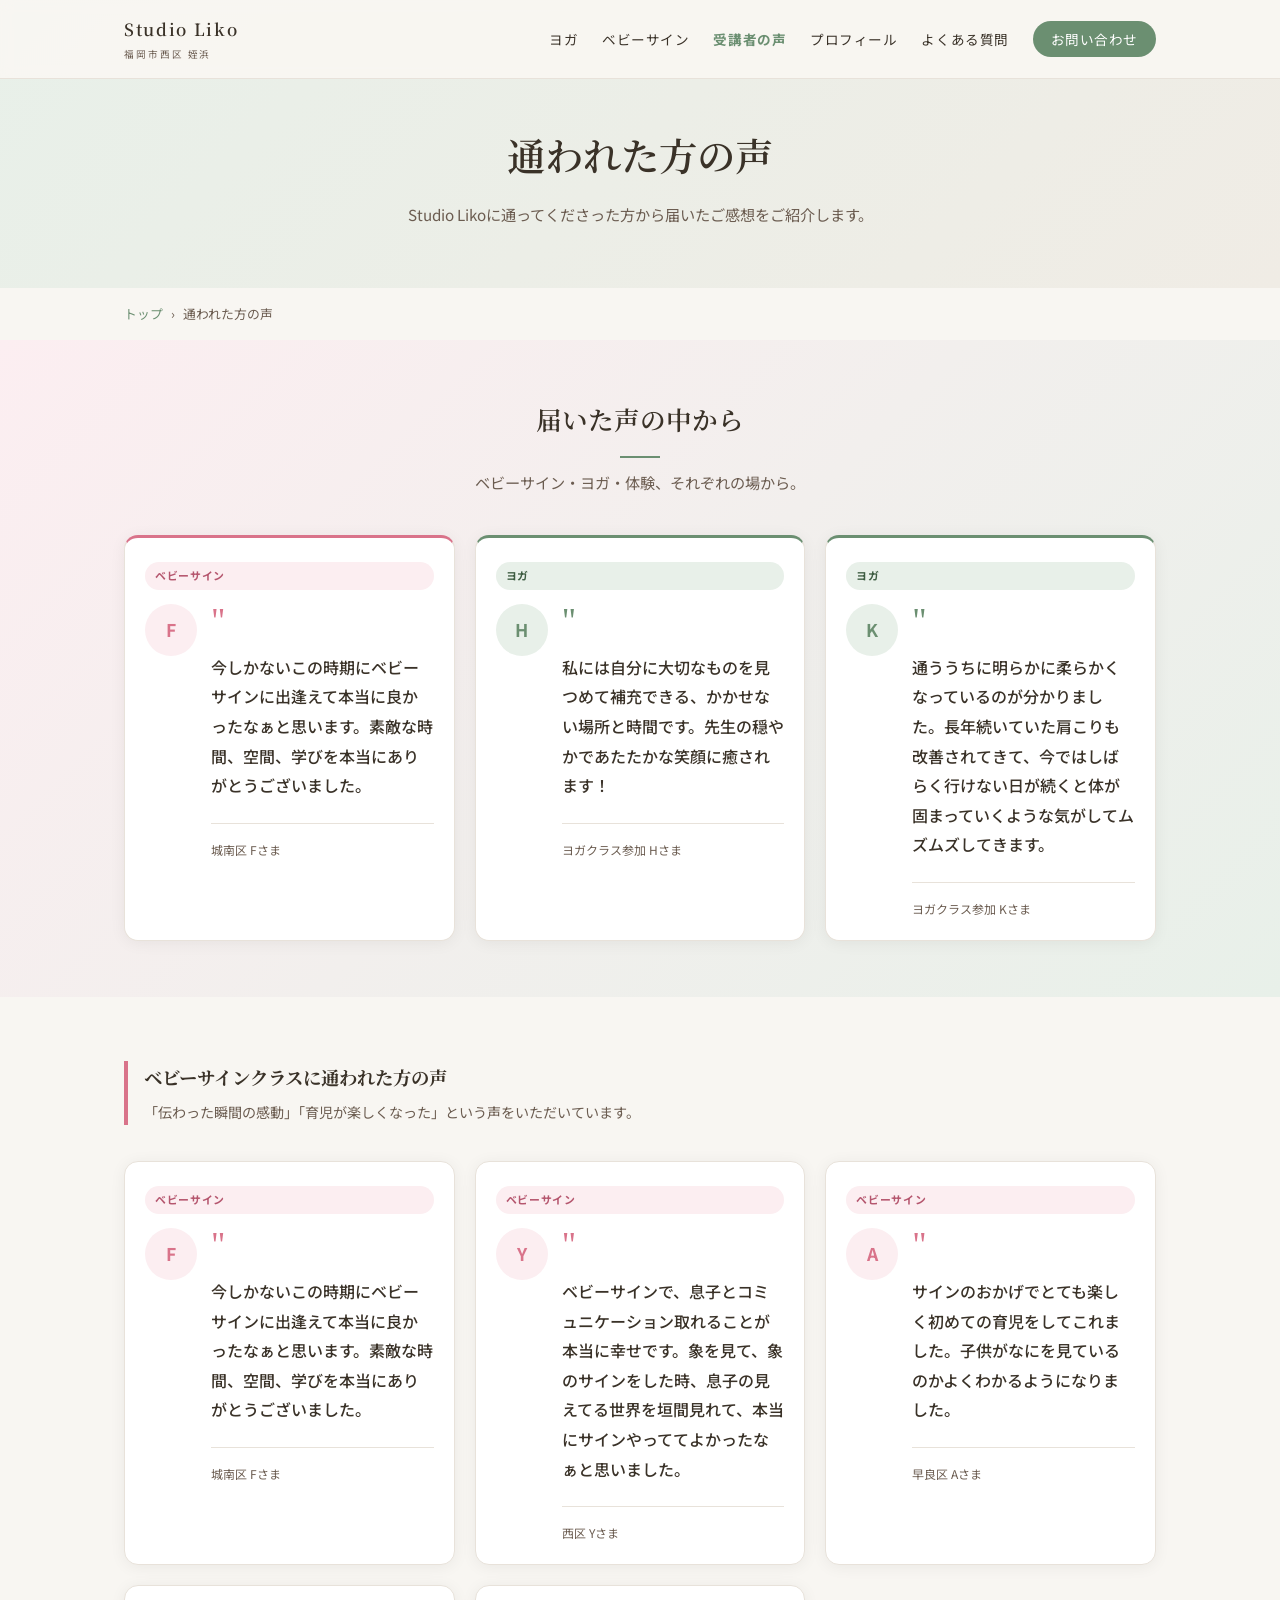
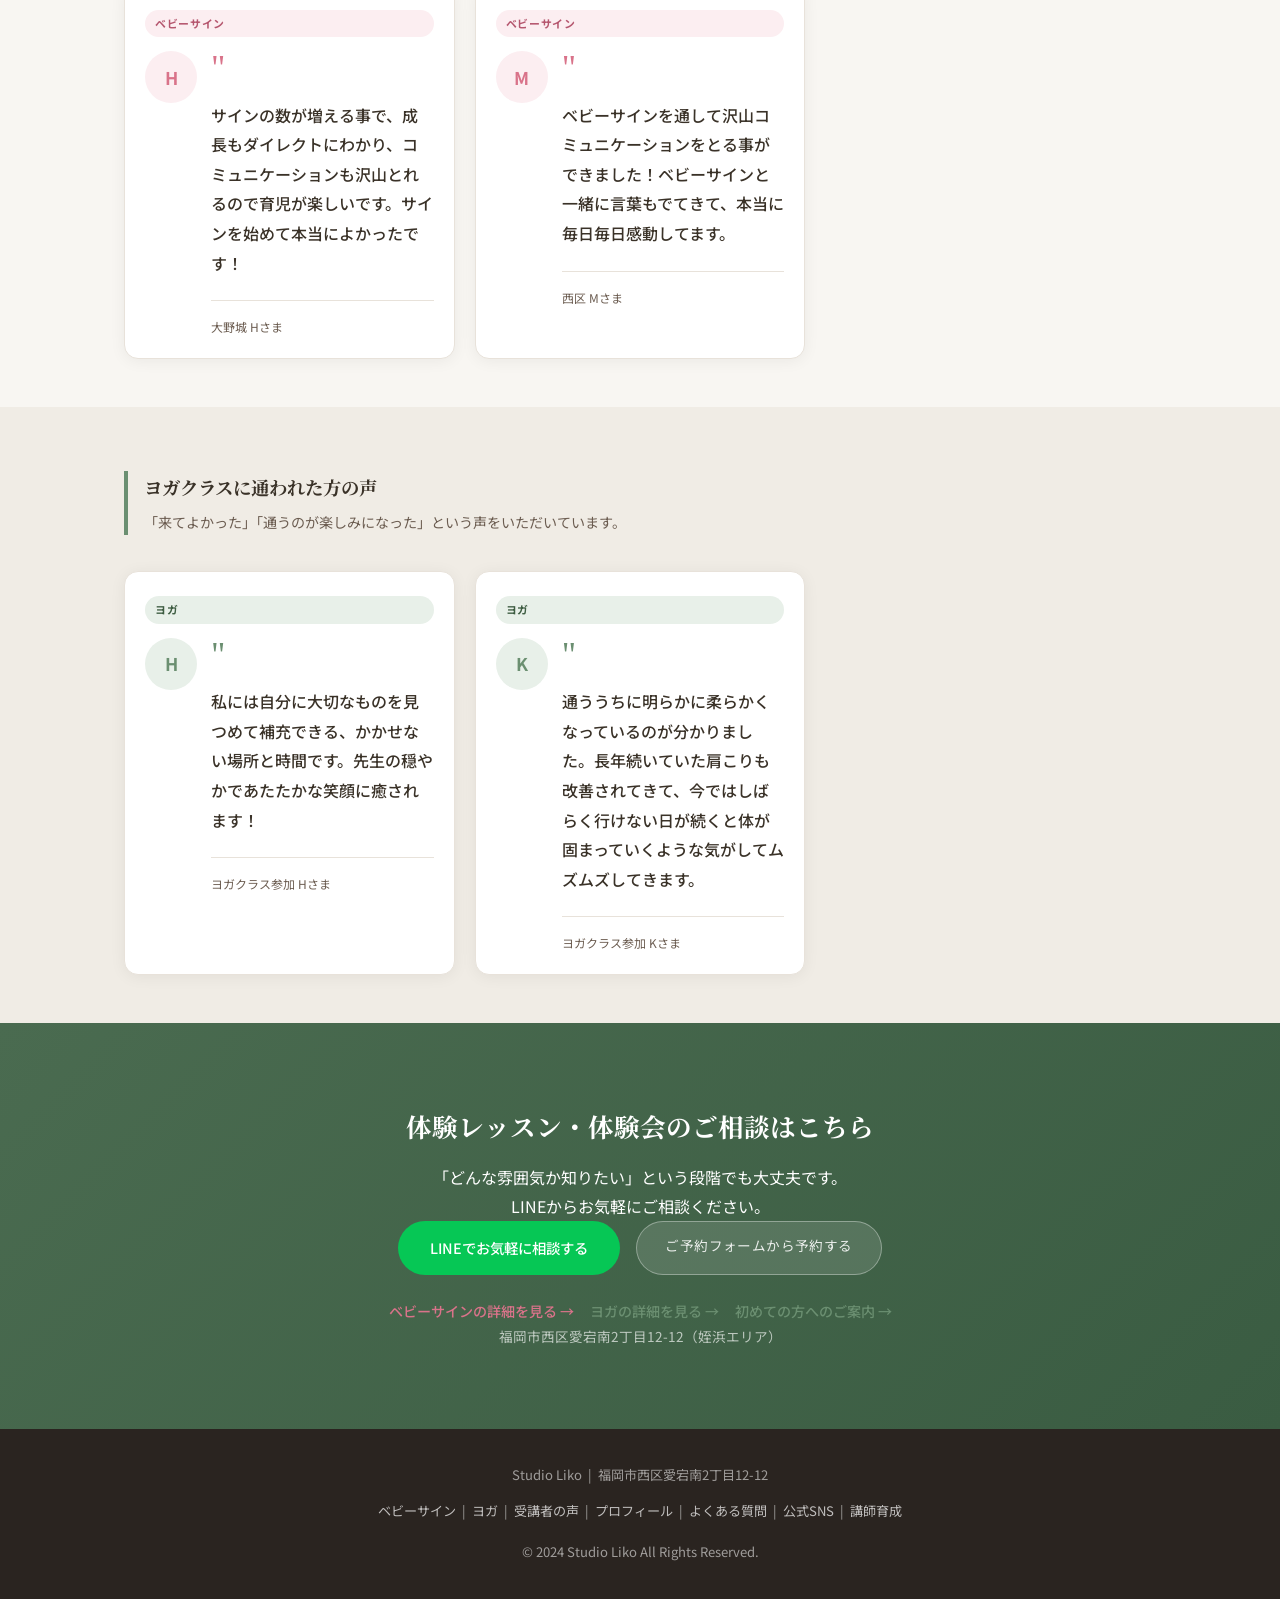
<file: voice.html>
<!DOCTYPE html>
<html lang="ja">
<head>
  <meta charset="UTF-8">
  <meta name="viewport" content="width=device-width, initial-scale=1.0">
  <title>通われた方の声 | Studio Liko</title>
  <meta name="description" content="Studio Likoに通われた方からいただいたご感想。ベビーサイン・ヨガ・体験レッスンなど、参加された方のリアルな声をご紹介します。">
  <link rel="preconnect" href="https://fonts.googleapis.com">
  <link rel="preconnect" href="https://fonts.gstatic.com" crossorigin>
  <link rel="preload" as="style" href="https://fonts.googleapis.com/css2?family=Noto+Serif+JP:wght@400;600&family=Noto+Sans+JP:wght@300;400;500;700&display=swap" onload="this.onload=null;this.rel='stylesheet'">
  <noscript><link rel="stylesheet" href="https://fonts.googleapis.com/css2?family=Noto+Serif+JP:wght@400;600&family=Noto+Sans+JP:wght@300;400;500;700&display=swap"></noscript>
  <link rel="preload" as="style" href="style.css" onload="this.onload=null;this.rel='stylesheet'">
  <noscript><link rel="stylesheet" href="style.css"></noscript>
  <style>
    *,*::before,*::after{box-sizing:border-box;margin:0;padding:0}
    html{scroll-behavior:smooth;font-size:16px}
    body{font-family:'Noto Sans JP',sans-serif;color:#3a3228;background:#f8f6f2;line-height:1.8}
    img{max-width:100%;height:auto;display:block}a{color:inherit;text-decoration:none}
    :root{--yoga:#6b8f71;--yoga-dark:#4a6b50;--yoga-light:#e8f0e9;--babysign:#d9738a;--babysign-dark:#b5566e;--babysign-light:#fceef1;--bg:#f8f6f2;--bg2:#f0ece5;--text:#3a3228;--text-light:#6b5c50;--border:#e8e2da;--radius:8px}
    .container{max-width:1080px;margin:0 auto;padding:0 24px}
    .header{position:fixed;top:0;left:0;right:0;z-index:100;background:rgba(248,246,242,.96);backdrop-filter:blur(6px);border-bottom:1px solid var(--border)}
    .header-inner{max-width:1080px;margin:0 auto;padding:14px 24px;display:flex;align-items:center;justify-content:space-between;gap:24px}
    .logo{display:flex;flex-direction:column;gap:2px;flex-shrink:0}
    .logo-ja{font-family:'Noto Serif JP',serif;font-size:1.05rem;font-weight:600;letter-spacing:.1em}
    .logo-en{font-size:.6rem;letter-spacing:.2em;color:var(--text-light);text-transform:uppercase}
    .nav ul{display:flex;gap:24px;list-style:none;align-items:center}
    .nav a{font-size:.85rem;letter-spacing:.04em;transition:color .2s;white-space:nowrap}
    .btn-nav{background:var(--yoga);color:#fff!important;padding:8px 18px;border-radius:20px;font-size:.82rem}
    .hamburger{display:none;flex-direction:column;justify-content:center;gap:5px;background:none;border:none;cursor:pointer;padding:8px;z-index:200;flex-shrink:0}
    .hamburger span{display:block;width:22px;height:2px;background:var(--text);border-radius:2px;transition:all .3s}
    .nav-overlay{display:none;position:fixed;inset:0;background:rgba(0,0,0,.4);z-index:90}
    .sticky-cta{display:none;position:fixed;bottom:0;left:0;right:0;z-index:150}
    .page-hero{padding:120px 24px 60px;background:linear-gradient(135deg,var(--yoga-light),var(--bg2));text-align:center}
    .page-hero.bs-hero{background:linear-gradient(135deg,var(--babysign-light),#f8f4f4)}
    .page-hero h1{font-family:'Noto Serif JP',serif;font-size:clamp(1.6rem,4vw,2.4rem);font-weight:600;margin-bottom:12px}
    .page-hero p{color:var(--text-light);font-size:.95rem}
    @media(max-width:768px){
      .hamburger{display:flex}
      .nav{position:fixed;top:0;right:-100%;width:75%;max-width:280px;height:100vh;background:var(--bg);padding:72px 28px 28px;transition:right .3s ease;box-shadow:-8px 0 24px rgba(0,0,0,.08);z-index:100;overflow-y:auto}
      .nav.open{right:0}
      .nav ul{flex-direction:column;gap:0;align-items:flex-start}
      .nav ul li{width:100%;border-bottom:1px solid var(--border)}
      .nav a:not(.btn-nav){display:block;padding:15px 0;font-size:.95rem}
      .btn-nav{display:inline-block;margin:16px 0 0;padding:10px 20px}
      .sticky-cta{display:block;opacity:0;transform:translateY(100%);transition:opacity .4s ease,transform .4s ease;pointer-events:none;padding:10px 16px 14px;background:rgba(248,246,242,.97);backdrop-filter:blur(6px);border-top:1px solid var(--border)}
      .sticky-cta.visible{opacity:1;transform:translateY(0);pointer-events:auto}
      body{padding-bottom:66px}
      .page-hero{padding:100px 24px 48px}
    }
  </style>
  <style>
    .voice-initial { display: inline-flex; align-items: center; justify-content: center; width: 52px; height: 52px; border-radius: 50%; font-size: 1.1rem; font-weight: 700; flex-shrink: 0; }
    .voice-initial-bs { background: var(--babysign-light); color: var(--babysign); }
    .voice-initial-yoga { background: var(--yoga-light); color: var(--yoga); }
    .voice-initial-taiken { background: var(--bg2); color: var(--text-light); }
    .voice-quote-mark { font-size: 2.2rem; line-height: 1; color: var(--babysign); font-family: Georgia, serif; margin-bottom: 4px; display: block; }
    .voice-quote-mark-yoga { color: var(--yoga); }
    .voice-body-short { font-size: 1.0rem; line-height: 1.85; color: var(--text); font-weight: 500; margin-bottom: 12px; }
    .voice-sub { font-size: 0.88rem; color: var(--text-light); line-height: 1.75; }
  </style>
</head>
<body>

  <!-- ヘッダー -->
  <header class="header">
    <div class="header-inner">
      <a href="index.html" class="logo">
        <span class="logo-ja">Studio Liko</span>
        <span class="logo-en">福岡市西区 姪浜</span>
      </a>
      <nav class="nav">
        <ul>
          <li><a href="yoga.html">ヨガ</a></li>
          <li><a href="babysign.html">ベビーサイン</a></li>
          <li><a href="voice.html" style="color:var(--yoga);font-weight:700;">受講者の声</a></li>
          <li><a href="profile.html">プロフィール</a></li>
          <li><a href="faq.html">よくある質問</a></li>
          <li><a href="index.html#contact" class="btn-nav">お問い合わせ</a></li>
        </ul>
      </nav>
      <button class="hamburger" id="hamburger" aria-label="メニューを開く">
        <span></span><span></span><span></span>
      </button>
    </div>
  </header>

  <main>

  <!-- ページヒーロー -->
  <div class="page-hero">
    <h1>通われた方の声</h1>
    <p>Studio Likoに通ってくださった方から届いたご感想をご紹介します。</p>
  </div>
  <div class="breadcrumb">
    <a href="index.html">トップ</a>
    <span>›</span>
    <span>通われた方の声</span>
  </div>

  <!-- ===== 特に読んでほしい声 ===== -->
  <section style="background:linear-gradient(135deg,var(--babysign-light) 0%,var(--yoga-light) 100%); padding:56px 0;">
    <div class="container">
      <h2 class="section-title" style="margin-bottom:8px;">届いた声の中から</h2>
      <p class="section-lead" style="margin-bottom:36px;">ベビーサイン・ヨガ・体験、それぞれの場から。</p>
      <div class="voices-grid-v2">

        <div class="voice-card-v2" style="border-top:3px solid var(--babysign);">
          <span class="voice-tag-v2 voice-tag-bs">ベビーサイン</span>
          <div class="voice-card-main">
            <span class="voice-initial voice-initial-bs">F</span>
            <div class="voice-card-content">
              <span class="voice-quote-mark">"</span>
              <p class="voice-body-short">今しかないこの時期にベビーサインに出逢えて本当に良かったなぁと思います。素敵な時間、空間、学びを本当にありがとうございました。</p>
              <div class="voice-footer-v2">
                <span class="voice-person-info">城南区 Fさま</span>
              </div>
            </div>
          </div>
        </div>

        <div class="voice-card-v2" style="border-top:3px solid var(--yoga);">
          <span class="voice-tag-v2 voice-tag-yoga">ヨガ</span>
          <div class="voice-card-main">
            <span class="voice-initial voice-initial-yoga">H</span>
            <div class="voice-card-content">
              <span class="voice-quote-mark voice-quote-mark-yoga">"</span>
              <p class="voice-body-short">私には自分に大切なものを見つめて補充できる、かかせない場所と時間です。先生の穏やかであたたかな笑顔に癒されます！</p>
              <div class="voice-footer-v2">
                <span class="voice-person-info">ヨガクラス参加 Hさま</span>
              </div>
            </div>
          </div>
        </div>

        <div class="voice-card-v2" style="border-top:3px solid var(--yoga);">
          <span class="voice-tag-v2 voice-tag-yoga">ヨガ</span>
          <div class="voice-card-main">
            <span class="voice-initial voice-initial-yoga">K</span>
            <div class="voice-card-content">
              <span class="voice-quote-mark voice-quote-mark-yoga">"</span>
              <p class="voice-body-short">通ううちに明らかに柔らかくなっているのが分かりました。長年続いていた肩こりも改善されてきて、今ではしばらく行けない日が続くと体が固まっていくような気がしてムズムズしてきます。</p>
              <div class="voice-footer-v2">
                <span class="voice-person-info">ヨガクラス参加 Kさま</span>
              </div>
            </div>
          </div>
        </div>

      </div>
    </div>
  </section>

  <!-- ===== ベビーサインの声 ===== -->
  <section style="padding:64px 0 48px;">
    <div class="container">
      <div class="voice-category-head voice-cat-bs">
        <h2>ベビーサインクラスに通われた方の声</h2>
        <p>「伝わった瞬間の感動」「育児が楽しくなった」という声をいただいています。</p>
      </div>
      <div class="voices-grid-v2">

        <!-- ベビーサイン 1 -->
        <div class="voice-card-v2">
          <span class="voice-tag-v2 voice-tag-bs">ベビーサイン</span>
          <div class="voice-card-main">
            <span class="voice-initial voice-initial-bs">F</span>
            <div class="voice-card-content">
              <span class="voice-quote-mark">"</span>
              <p class="voice-body-short">今しかないこの時期にベビーサインに出逢えて本当に良かったなぁと思います。素敵な時間、空間、学びを本当にありがとうございました。</p>
              <div class="voice-footer-v2">
                <span class="voice-person-info">城南区 Fさま</span>
              </div>
            </div>
          </div>
        </div>

        <!-- ベビーサイン 2 -->
        <div class="voice-card-v2">
          <span class="voice-tag-v2 voice-tag-bs">ベビーサイン</span>
          <div class="voice-card-main">
            <span class="voice-initial voice-initial-bs">Y</span>
            <div class="voice-card-content">
              <span class="voice-quote-mark">"</span>
              <p class="voice-body-short">ベビーサインで、息子とコミュニケーション取れることが本当に幸せです。象を見て、象のサインをした時、息子の見えてる世界を垣間見れて、本当にサインやっててよかったなぁと思いました。</p>
              <div class="voice-footer-v2">
                <span class="voice-person-info">西区 Yさま</span>
              </div>
            </div>
          </div>
        </div>

        <!-- ベビーサイン 3 -->
        <div class="voice-card-v2">
          <span class="voice-tag-v2 voice-tag-bs">ベビーサイン</span>
          <div class="voice-card-main">
            <span class="voice-initial voice-initial-bs">A</span>
            <div class="voice-card-content">
              <span class="voice-quote-mark">"</span>
              <p class="voice-body-short">サインのおかげでとても楽しく初めての育児をしてこれました。子供がなにを見ているのかよくわかるようになりました。</p>
              <div class="voice-footer-v2">
                <span class="voice-person-info">早良区 Aさま</span>
              </div>
            </div>
          </div>
        </div>

        <!-- ベビーサイン 4 -->
        <div class="voice-card-v2">
          <span class="voice-tag-v2 voice-tag-bs">ベビーサイン</span>
          <div class="voice-card-main">
            <span class="voice-initial voice-initial-bs">H</span>
            <div class="voice-card-content">
              <span class="voice-quote-mark">"</span>
              <p class="voice-body-short">サインの数が増える事で、成長もダイレクトにわかり、コミュニケーションも沢山とれるので育児が楽しいです。サインを始めて本当によかったです！</p>
              <div class="voice-footer-v2">
                <span class="voice-person-info">大野城 Hさま</span>
              </div>
            </div>
          </div>
        </div>

        <!-- ベビーサイン 5 -->
        <div class="voice-card-v2">
          <span class="voice-tag-v2 voice-tag-bs">ベビーサイン</span>
          <div class="voice-card-main">
            <span class="voice-initial voice-initial-bs">M</span>
            <div class="voice-card-content">
              <span class="voice-quote-mark">"</span>
              <p class="voice-body-short">ベビーサインを通して沢山コミュニケーションをとる事ができました！ベビーサインと一緒に言葉もでてきて、本当に毎日毎日感動してます。</p>
              <div class="voice-footer-v2">
                <span class="voice-person-info">西区 Mさま</span>
              </div>
            </div>
          </div>
        </div>

      </div>
    </div>
  </section>

  <!-- ===== ヨガの声 ===== -->
  <section style="background:var(--bg2); padding:64px 0 48px;">
    <div class="container">
      <div class="voice-category-head voice-cat-yoga">
        <h2>ヨガクラスに通われた方の声</h2>
        <p>「来てよかった」「通うのが楽しみになった」という声をいただいています。</p>
      </div>
      <div class="voices-grid-v2">

        <!-- ヨガ 1 -->
        <div class="voice-card-v2">
          <span class="voice-tag-v2 voice-tag-yoga">ヨガ</span>
          <div class="voice-card-main">
            <span class="voice-initial voice-initial-yoga">H</span>
            <div class="voice-card-content">
              <span class="voice-quote-mark voice-quote-mark-yoga">"</span>
              <p class="voice-body-short">私には自分に大切なものを見つめて補充できる、かかせない場所と時間です。先生の穏やかであたたかな笑顔に癒されます！</p>
              <div class="voice-footer-v2">
                <span class="voice-person-info">ヨガクラス参加 Hさま</span>
              </div>
            </div>
          </div>
        </div>

        <!-- ヨガ 2 -->
        <div class="voice-card-v2">
          <span class="voice-tag-v2 voice-tag-yoga">ヨガ</span>
          <div class="voice-card-main">
            <span class="voice-initial voice-initial-yoga">K</span>
            <div class="voice-card-content">
              <span class="voice-quote-mark voice-quote-mark-yoga">"</span>
              <p class="voice-body-short">通ううちに明らかに柔らかくなっているのが分かりました。長年続いていた肩こりも改善されてきて、今ではしばらく行けない日が続くと体が固まっていくような気がしてムズムズしてきます。</p>
              <div class="voice-footer-v2">
                <span class="voice-person-info">ヨガクラス参加 Kさま</span>
              </div>
            </div>
          </div>
        </div>

      </div>
    </div>
  </section>

  <!-- CTA -->
  <section class="cta" id="contact">
    <div class="container">
      <h2>体験レッスン・体験会のご相談はこちら</h2>
      <p>「どんな雰囲気か知りたい」という段階でも大丈夫です。<br>LINEからお気軽にご相談ください。</p>
      <div class="cta-btns">
        <a href="https://page.line.me/ttp2821f" class="btn-line">
          <span>LINE</span>
          <span>LINEでお気軽に相談する</span>
        </a>
        <a href="https://naturalroom.official.jp/%e3%81%94%e4%ba%88%e7%b4%84/" class="btn-yoyaku" target="_blank" rel="noopener">ご予約フォームから予約する</a>
      </div>
      <div style="display:flex; gap:16px; justify-content:center; flex-wrap:wrap; margin-top:20px;">
        <a href="babysign.html" class="btn-text bs">ベビーサインの詳細を見る →</a>
        <a href="yoga.html" class="btn-text">ヨガの詳細を見る →</a>
        <a href="guide.html" class="btn-text">初めての方へのご案内 →</a>
      </div>
      <p class="cta-address">福岡市西区愛宕南2丁目12-12（姪浜エリア）</p>
    </div>
  </section>

  </main>

  <!-- フッター -->
  <footer>
    <div class="container">
      <p>Studio Liko &nbsp;|&nbsp; 福岡市西区愛宕南2丁目12-12</p>
      <p style="margin-top:8px;">
        <a href="babysign.html">ベビーサイン</a> &nbsp;|&nbsp;
        <a href="yoga.html">ヨガ</a> &nbsp;|&nbsp;
        <a href="voice.html">受講者の声</a> &nbsp;|&nbsp;
        <a href="profile.html">プロフィール</a> &nbsp;|&nbsp;
        <a href="faq.html">よくある質問</a> &nbsp;|&nbsp;
        <a href="sns.html">公式SNS</a> &nbsp;|&nbsp; <a href="training.html">講師育成</a>
      </p>
      <p style="margin-top:12px;">© 2024 Studio Liko All Rights Reserved.</p>
    </div>
  </footer>

  <div class="nav-overlay" id="navOverlay"></div>
  <div class="sticky-cta">
    <a href="https://page.line.me/ttp2821f">LINEでお気軽に相談する</a>
  </div>
  <script src="script.js"></script>
</body>
</html>
</file>
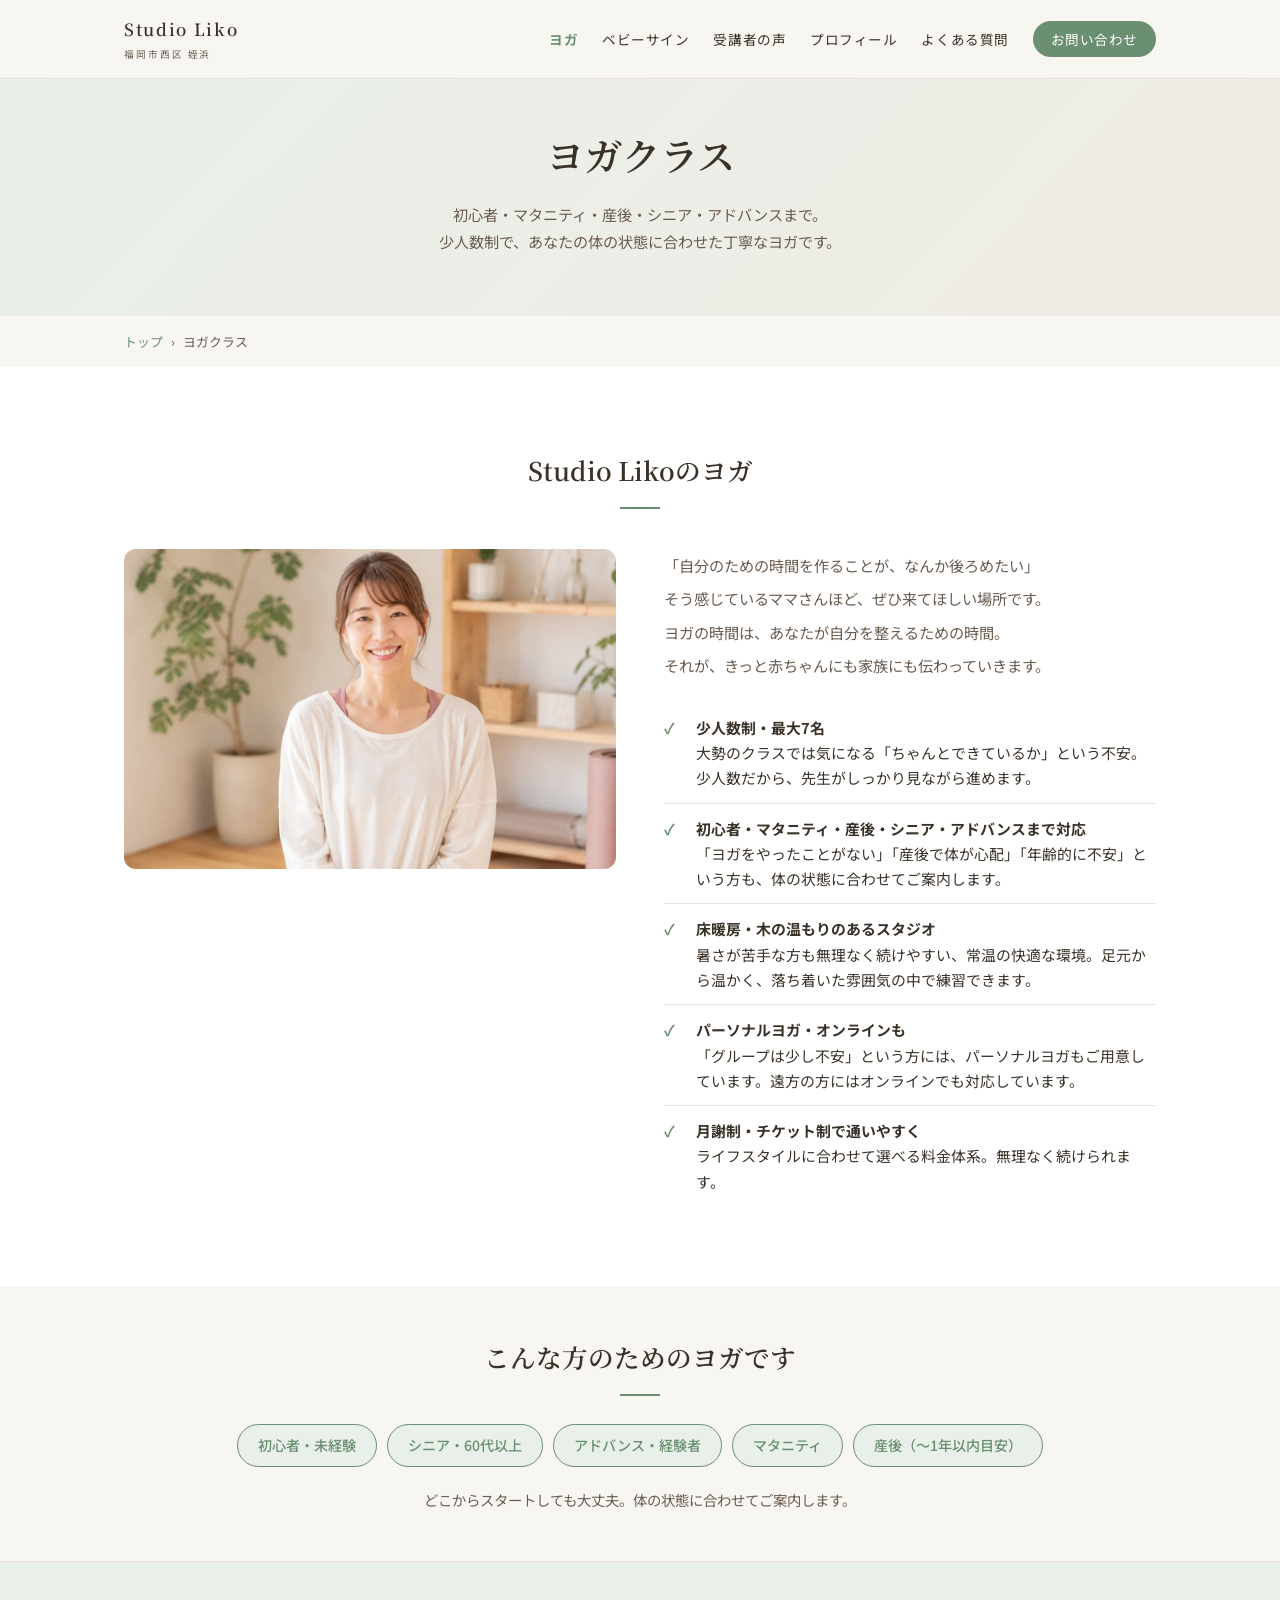
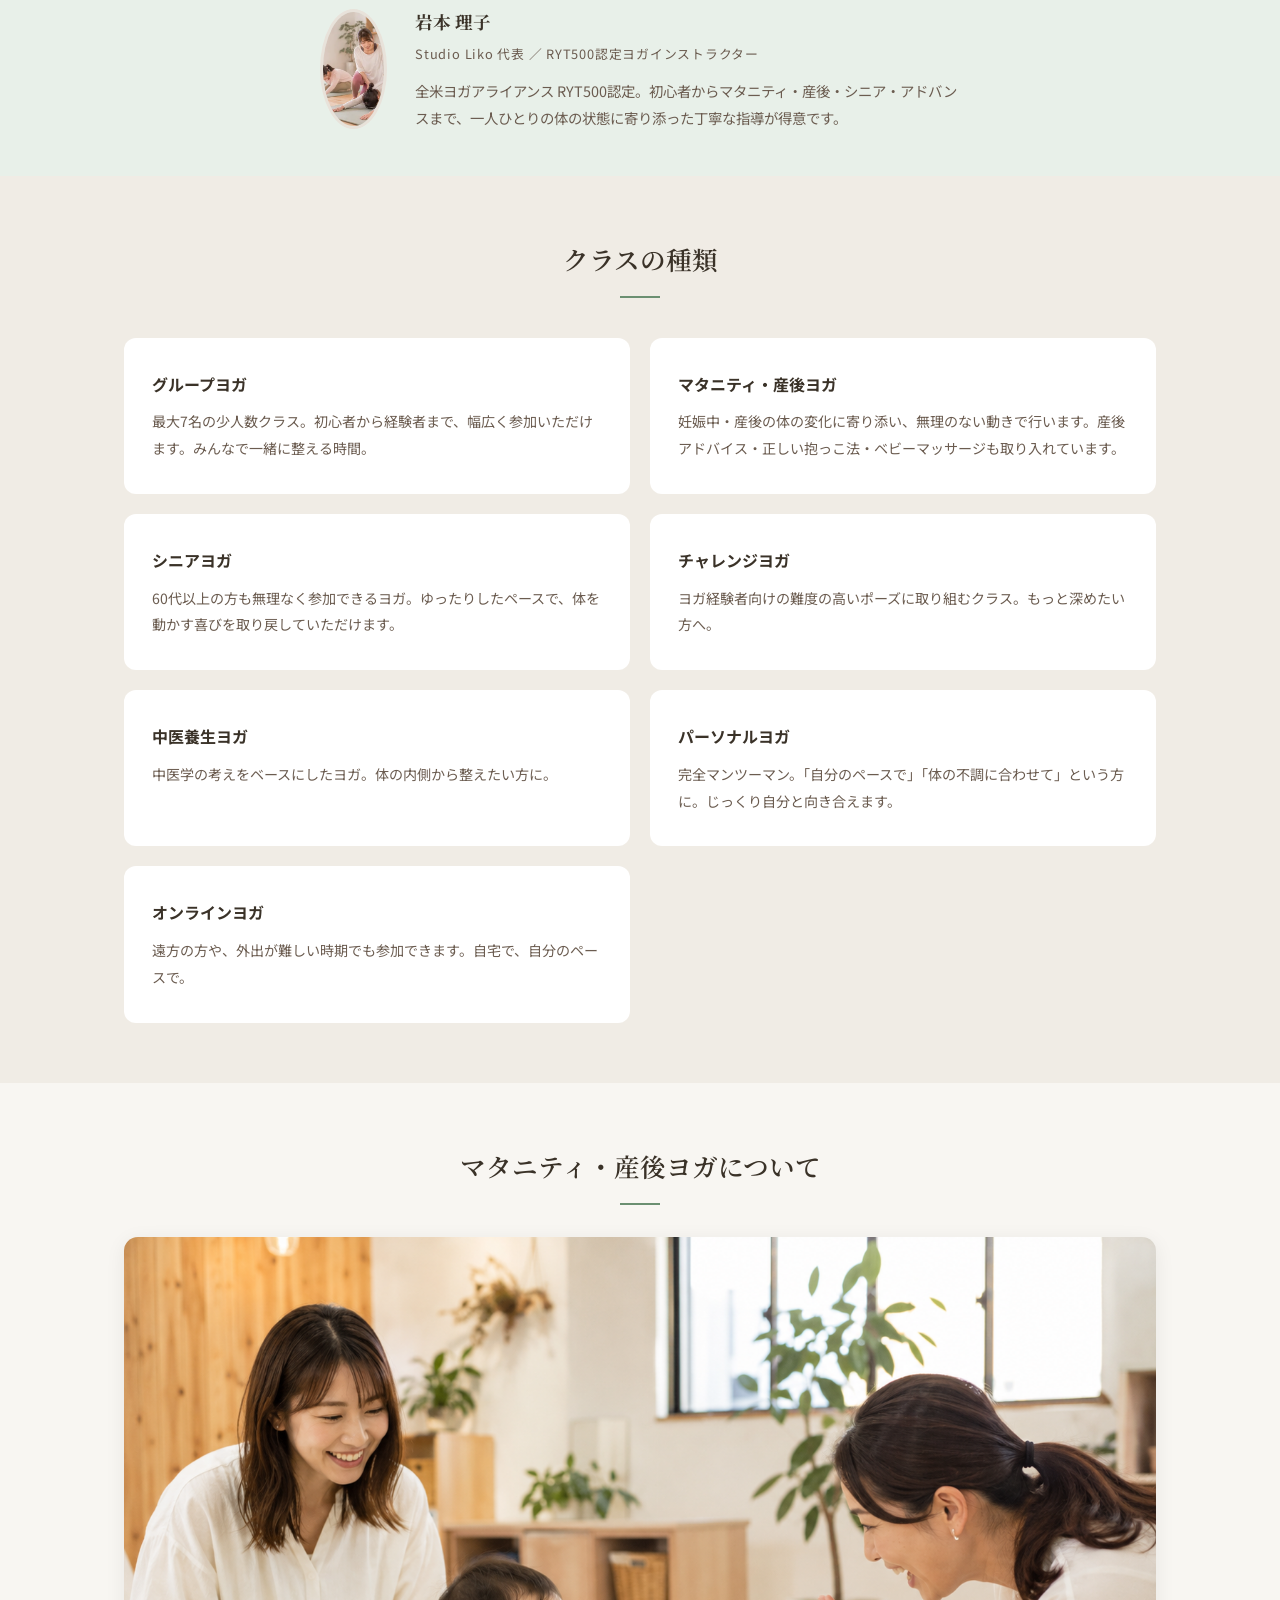
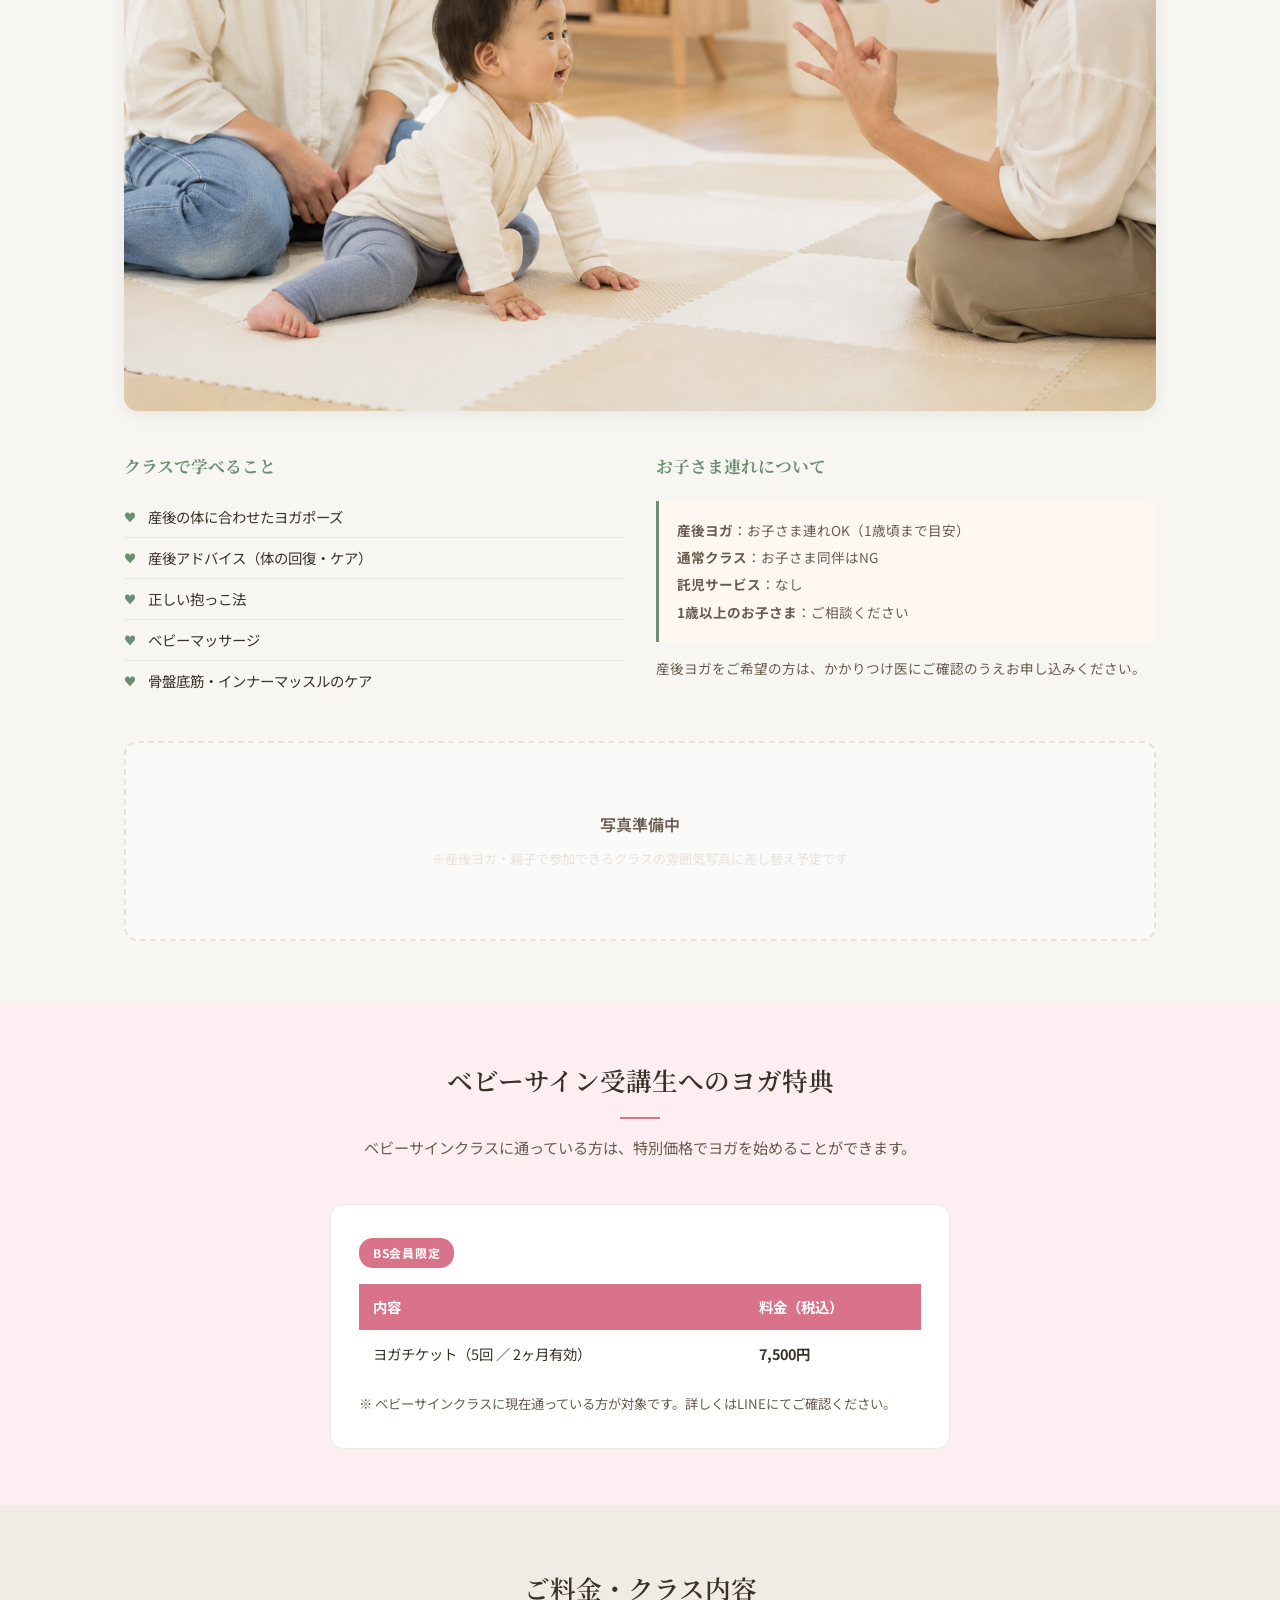
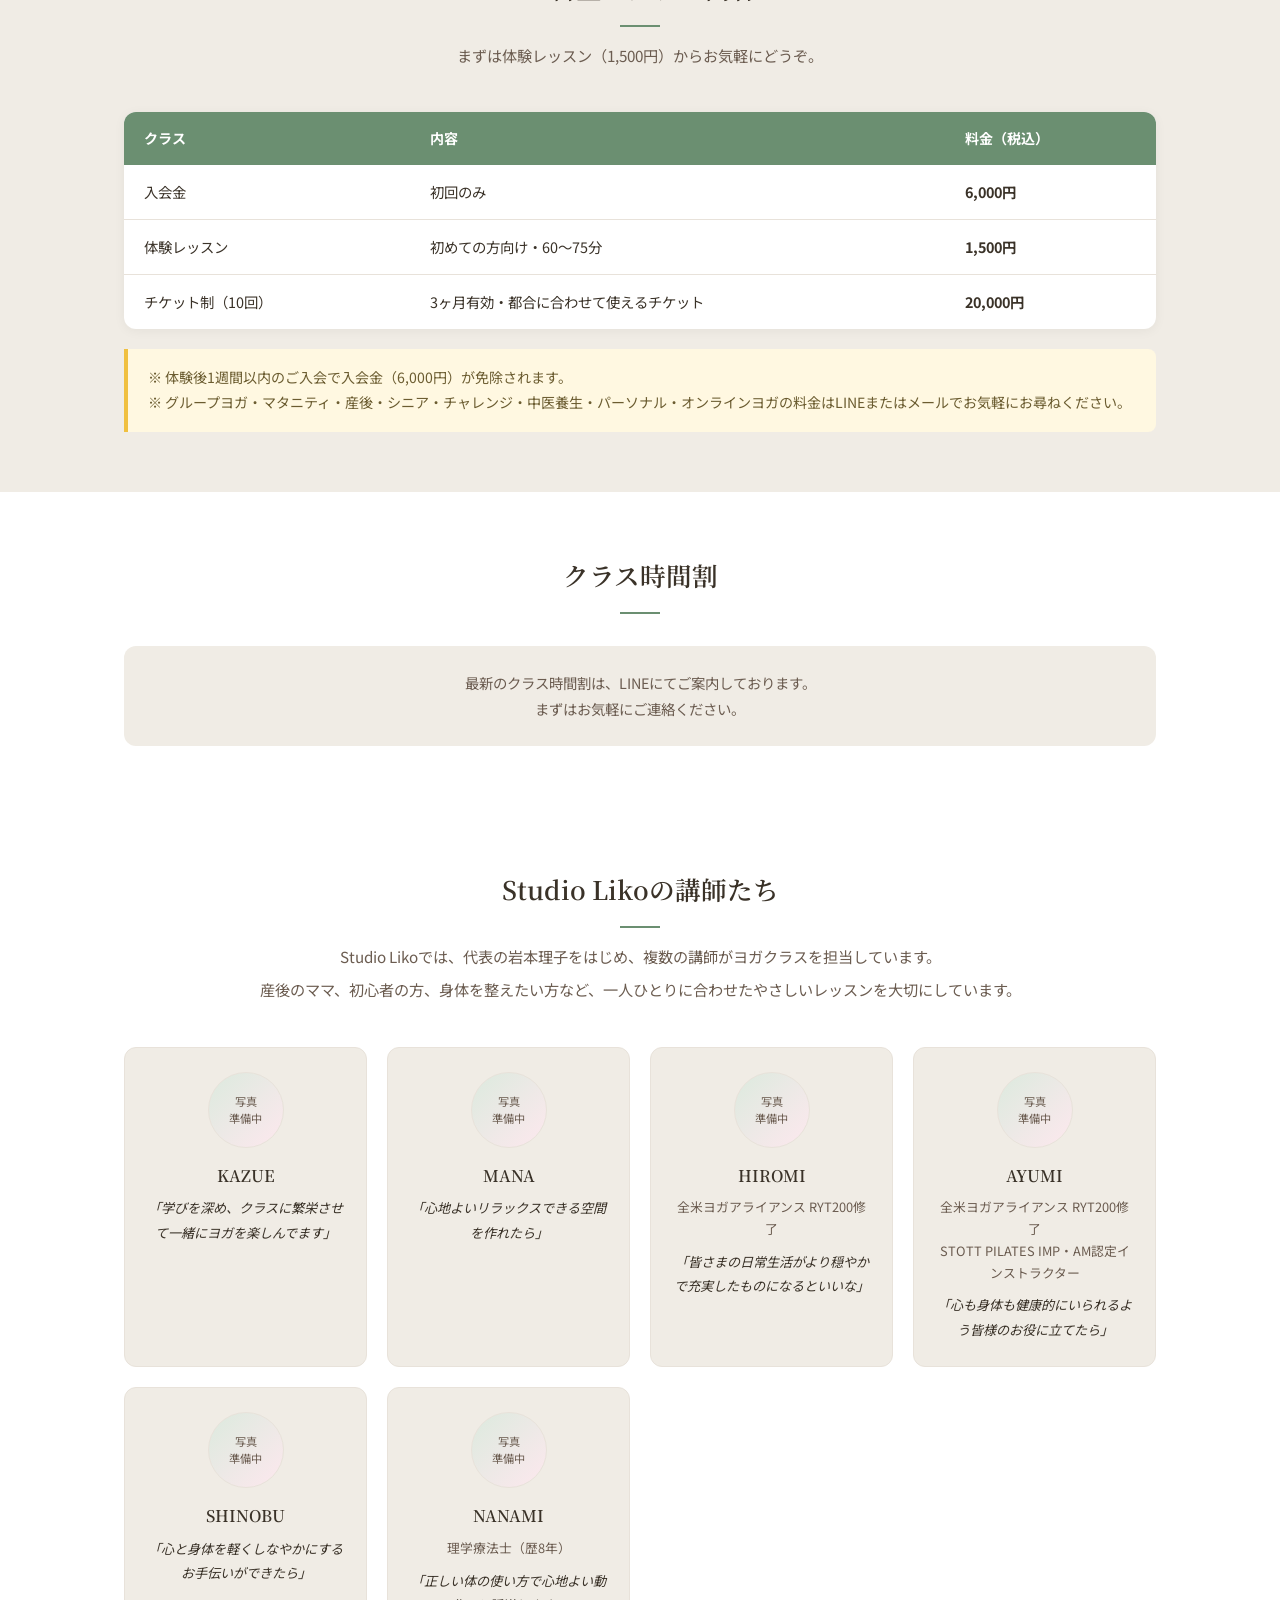
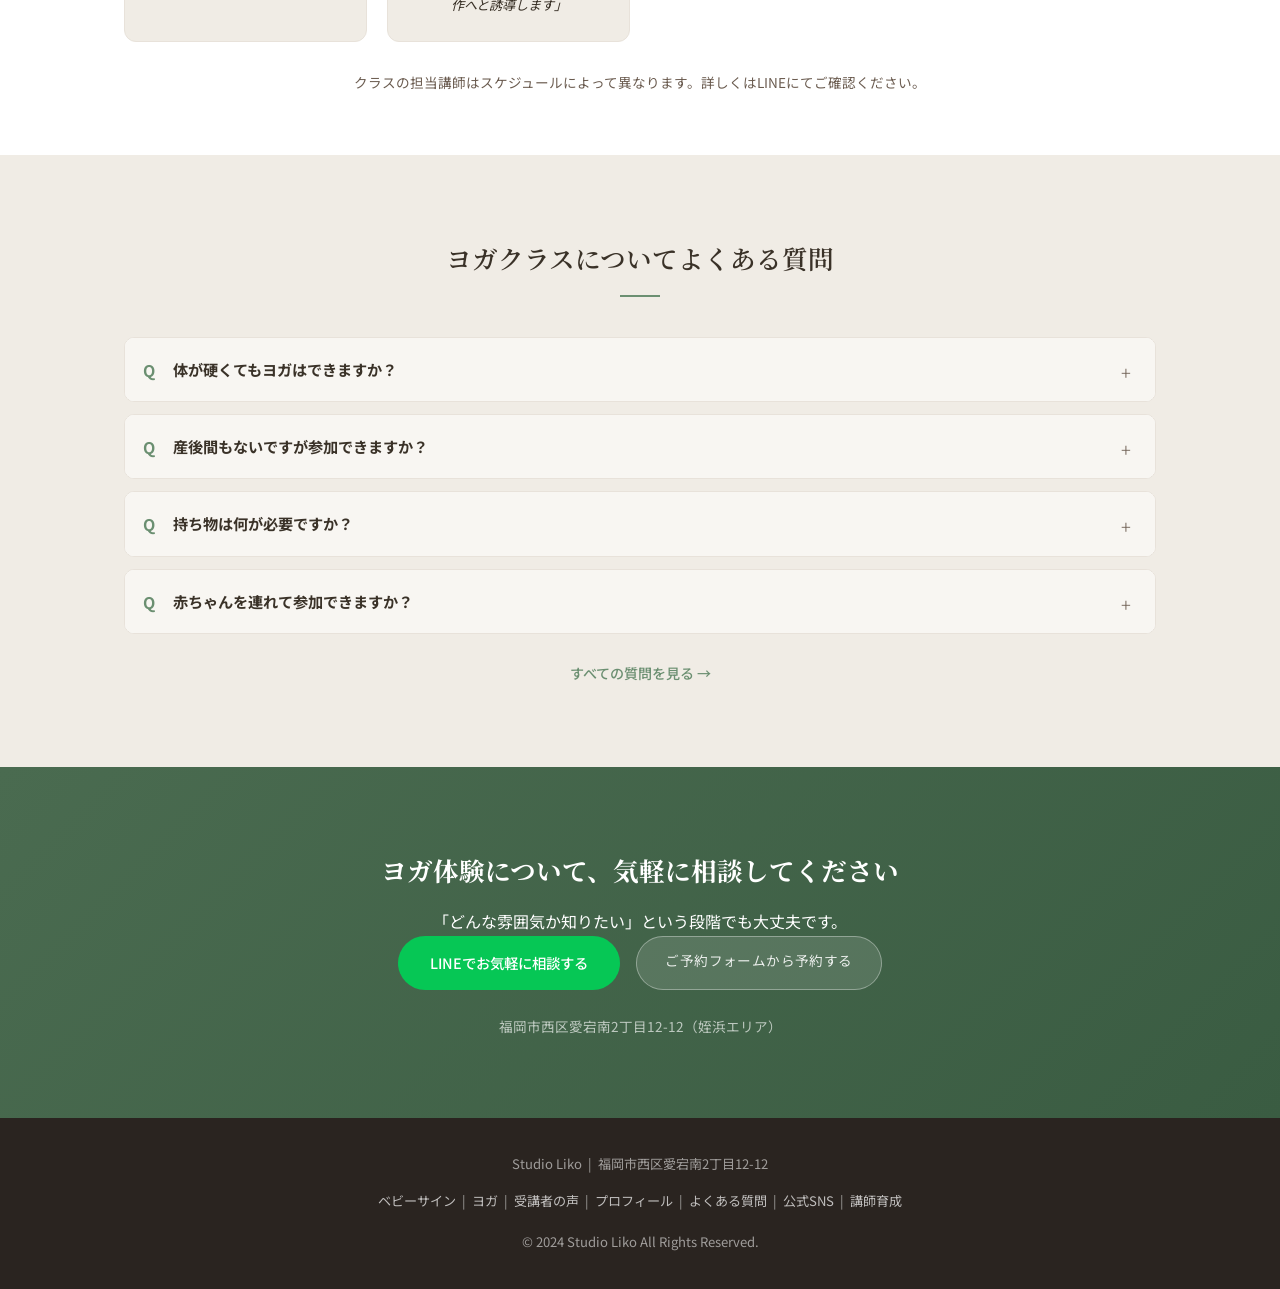
<file: yoga.html>
<!DOCTYPE html>
<html lang="ja">
<head>
  <meta charset="UTF-8">
  <meta name="viewport" content="width=device-width, initial-scale=1.0">
  <title>ヨガクラス | Studio Liko</title>
  <meta name="description" content="Studio Likoのヨガクラス。初心者・マタニティ・産後・シニア・アドバンスまで少人数制で対応。RYT500認定インストラクター。体験1,500円。福岡市西区姪浜エリア。">
  <link rel="preconnect" href="https://fonts.googleapis.com">
  <link rel="preconnect" href="https://fonts.gstatic.com" crossorigin>
  <link rel="preload" as="style" href="https://fonts.googleapis.com/css2?family=Noto+Serif+JP:wght@400;600&family=Noto+Sans+JP:wght@300;400;500;700&display=swap" onload="this.onload=null;this.rel='stylesheet'">
  <noscript><link rel="stylesheet" href="https://fonts.googleapis.com/css2?family=Noto+Serif+JP:wght@400;600&family=Noto+Sans+JP:wght@300;400;500;700&display=swap"></noscript>
  <link rel="preload" as="style" href="style.css" onload="this.onload=null;this.rel='stylesheet'">
  <noscript><link rel="stylesheet" href="style.css"></noscript>
  <style>
    *,*::before,*::after{box-sizing:border-box;margin:0;padding:0}
    html{scroll-behavior:smooth;font-size:16px}
    body{font-family:'Noto Sans JP',sans-serif;color:#3a3228;background:#f8f6f2;line-height:1.8}
    img{max-width:100%;height:auto;display:block}a{color:inherit;text-decoration:none}
    :root{--yoga:#6b8f71;--yoga-dark:#4a6b50;--yoga-light:#e8f0e9;--babysign:#d9738a;--babysign-dark:#b5566e;--babysign-light:#fceef1;--bg:#f8f6f2;--bg2:#f0ece5;--text:#3a3228;--text-light:#6b5c50;--border:#e8e2da;--radius:8px}
    .container{max-width:1080px;margin:0 auto;padding:0 24px}
    .header{position:fixed;top:0;left:0;right:0;z-index:100;background:rgba(248,246,242,.96);backdrop-filter:blur(6px);border-bottom:1px solid var(--border)}
    .header-inner{max-width:1080px;margin:0 auto;padding:14px 24px;display:flex;align-items:center;justify-content:space-between;gap:24px}
    .logo{display:flex;flex-direction:column;gap:2px;flex-shrink:0}
    .logo-ja{font-family:'Noto Serif JP',serif;font-size:1.05rem;font-weight:600;letter-spacing:.1em}
    .logo-en{font-size:.6rem;letter-spacing:.2em;color:var(--text-light);text-transform:uppercase}
    .nav ul{display:flex;gap:24px;list-style:none;align-items:center}
    .nav a{font-size:.85rem;letter-spacing:.04em;transition:color .2s;white-space:nowrap}
    .btn-nav{background:var(--yoga);color:#fff!important;padding:8px 18px;border-radius:20px;font-size:.82rem}
    .hamburger{display:none;flex-direction:column;justify-content:center;gap:5px;background:none;border:none;cursor:pointer;padding:8px;z-index:200;flex-shrink:0}
    .hamburger span{display:block;width:22px;height:2px;background:var(--text);border-radius:2px;transition:all .3s}
    .nav-overlay{display:none;position:fixed;inset:0;background:rgba(0,0,0,.4);z-index:90}
    .sticky-cta{display:none;position:fixed;bottom:0;left:0;right:0;z-index:150}
    .page-hero{padding:120px 24px 60px;background:linear-gradient(135deg,var(--yoga-light),var(--bg2));text-align:center}
    .page-hero h1{font-family:'Noto Serif JP',serif;font-size:clamp(1.6rem,4vw,2.4rem);font-weight:600;margin-bottom:12px}
    .page-hero p{color:var(--text-light);font-size:.95rem}
    .btn{display:inline-block;padding:14px 28px;border-radius:30px;font-size:.9rem;font-weight:500;letter-spacing:.04em;transition:all .2s;cursor:pointer}
    .btn-yoga{background:var(--yoga);color:#fff}
    @media(max-width:768px){
      .hamburger{display:flex}
      .nav{position:fixed;top:0;right:-100%;width:75%;max-width:280px;height:100vh;background:var(--bg);padding:72px 28px 28px;transition:right .3s ease;box-shadow:-8px 0 24px rgba(0,0,0,.08);z-index:100;overflow-y:auto}
      .nav.open{right:0}
      .nav ul{flex-direction:column;gap:0;align-items:flex-start}
      .nav ul li{width:100%;border-bottom:1px solid var(--border)}
      .nav a:not(.btn-nav){display:block;padding:15px 0;font-size:.95rem}
      .btn-nav{display:inline-block;margin:16px 0 0;padding:10px 20px}
      .sticky-cta{display:block;opacity:0;transform:translateY(100%);transition:opacity .4s ease,transform .4s ease;pointer-events:none;padding:10px 16px 14px;background:rgba(248,246,242,.97);backdrop-filter:blur(6px);border-top:1px solid var(--border)}
      .sticky-cta.visible{opacity:1;transform:translateY(0);pointer-events:auto}
      body{padding-bottom:66px}
      .page-hero{padding:100px 24px 48px}
    }
  </style>
  <style>
    .audience-grid { display: flex; flex-wrap: wrap; gap: 10px; justify-content: center; margin-top: 28px; }
    .audience-tag { display: inline-block; padding: 8px 20px; background: var(--yoga-light); border-radius: 24px; font-size: 0.88rem; font-weight: 500; color: var(--yoga); border: 1px solid var(--yoga); }
    .maternity-items { list-style: none; padding: 0; margin: 16px 0 0; }
    .maternity-items li { padding: 7px 0 7px 24px; position: relative; font-size: 0.9rem; border-bottom: 1px solid rgba(0,0,0,0.06); color: var(--text); }
    .maternity-items li::before { content: '\2665'; position: absolute; left: 0; color: var(--yoga); font-size: 0.75rem; top: 9px; }
    .maternity-items li:last-child { border-bottom: none; }
    .policy-note { background: #fff8f0; border-left: 3px solid var(--yoga); border-radius: 0 8px 8px 0; padding: 16px 18px; font-size: 0.85rem; color: var(--text-light); margin-top: 20px; line-height: 2.0; }
    .policy-note p { margin: 0; }
    .bs-benefit-box { background: #fff; border-radius: 14px; padding: 32px 28px; border: 1px solid rgba(0,0,0,0.08); max-width: 620px; margin: 32px auto 0; }
    .bs-benefit-badge { display: inline-block; background: var(--babysign); color: #fff; font-size: 0.75rem; font-weight: 700; padding: 4px 14px; border-radius: 14px; margin-bottom: 16px; letter-spacing: 0.06em; }
    .bs-benefit-table { width: 100%; border-collapse: collapse; font-size: 0.9rem; }
    .bs-benefit-table th { background: var(--babysign); color: #fff; padding: 10px 14px; text-align: left; }
    .bs-benefit-table td { padding: 11px 14px; border-bottom: 1px solid rgba(0,0,0,0.07); }
    .bs-benefit-table tr:last-child td { border-bottom: none; }
  </style>
</head>
<body>

  <!-- ヘッダー -->
  <header class="header">
    <div class="header-inner">
      <a href="index.html" class="logo">
        <span class="logo-ja">Studio Liko</span>
        <span class="logo-en">福岡市西区 姪浜</span>
      </a>
      <nav class="nav">
        <ul>
          <li><a href="yoga.html" style="color:var(--yoga);font-weight:700;">ヨガ</a></li>
          <li><a href="babysign.html">ベビーサイン</a></li>
          <li><a href="voice.html">受講者の声</a></li>
          <li><a href="profile.html">プロフィール</a></li>
          <li><a href="faq.html">よくある質問</a></li>
          <li><a href="index.html#contact" class="btn-nav">お問い合わせ</a></li>
        </ul>
      </nav>
      <button class="hamburger" id="hamburger" aria-label="メニューを開く">
        <span></span><span></span><span></span>
      </button>
    </div>
  </header>

  <main>

  <!-- ページヘロー -->
  <div class="page-hero">
    <h1>ヨガクラス</h1>
    <p>初心者・マタニティ・産後・シニア・アドバンスまで。<br>少人数制で、あなたの体の状態に合わせた丁寧なヨガです。</p>
  </div>
  <div class="breadcrumb">
    <a href="index.html">トップ</a>
    <span>›</span>
    <span>ヨガクラス</span>
  </div>

  <!-- レッスン情報 -->
  <section class="lesson-info">
    <div class="container">
      <h2 class="section-title">Studio Likoのヨガ</h2>
      <div class="lesson-grid">
        <picture>
          <source media="(max-width: 768px)" srcset="img/yoga_lesson_sp.webp" type="image/webp">
          <source srcset="img/yoga_lesson.webp" type="image/webp">
          <img src="img/yoga_lesson.png" alt="ヨガレッスンの様子" style="width:100%; height:320px; object-fit:cover; border-radius:12px; display:block;" fetchpriority="high" width="1200" height="900">
        </picture>
        <div>
          <p style="font-size:0.95rem; margin-bottom:20px; line-height:2.2; color:var(--text-light);">
            「自分のための時間を作ることが、なんか後ろめたい」<br>
            そう感じているママさんほど、ぜひ来てほしい場所です。<br>
            ヨガの時間は、あなたが自分を整えるための時間。<br>
            それが、きっと赤ちゃんにも家族にも伝わっていきます。
          </p>
          <ul class="lesson-points">
            <li>
              <strong>少人数制・最大7名</strong>
              大勢のクラスでは気になる「ちゃんとできているか」という不安。少人数だから、先生がしっかり見ながら進めます。
            </li>
            <li>
              <strong>初心者・マタニティ・産後・シニア・アドバンスまで対応</strong>
              「ヨガをやったことがない」「産後で体が心配」「年齢的に不安」という方も、体の状態に合わせてご案内します。
            </li>
            <li>
              <strong>床暖房・木の温もりのあるスタジオ</strong>
              暑さが苦手な方も無理なく続けやすい、常温の快適な環境。足元から温かく、落ち着いた雰囲気の中で練習できます。
            </li>
            <li>
              <strong>パーソナルヨガ・オンラインも</strong>
              「グループは少し不安」という方には、パーソナルヨガもご用意しています。遠方の方にはオンラインでも対応しています。
            </li>
            <li>
              <strong>月謝制・チケット制で通いやすく</strong>
              ライフスタイルに合わせて選べる料金体系。無理なく続けられます。
            </li>
          </ul>
        </div>
      </div>
    </div>
  </section>

  <!-- こんな方のためのヨガ -->
  <section style="padding:48px 0; border-bottom:1px solid var(--border);">
    <div class="container">
      <h2 class="section-title">こんな方のためのヨガです</h2>
      <div class="audience-grid">
        <span class="audience-tag">初心者・未経験</span>
        <span class="audience-tag">シニア・60代以上</span>
        <span class="audience-tag">アドバンス・経験者</span>
        <span class="audience-tag">マタニティ</span>
        <span class="audience-tag">産後（〜1年以内目安）</span>
      </div>
      <p style="text-align:center; margin-top:20px; font-size:0.9rem; color:var(--text-light);">どこからスタートしても大丈夫。体の状態に合わせてご案内します。</p>
    </div>
  </section>

  <!-- インストラクター -->
  <section style="background:var(--yoga-light); padding:44px 0;">
    <div class="container">
      <div style="max-width:640px; margin:0 auto; display:flex; align-items:center; gap:28px;">
        <picture>
          <source srcset="img/profile.webp" type="image/webp">
          <img src="img/profile.png" alt="代表 岩本理子" style="width:120px; height:120px; object-fit:cover; border-radius:50%; flex-shrink:0; border:3px solid var(--border);" loading="lazy" width="120" height="120">
        </picture>
        <div>
          <h3 style="font-family:'Noto Serif JP',serif; font-size:1.1rem; margin-bottom:4px;">岩本 理子</h3>
          <p style="font-size:0.8rem; color:var(--text-light); margin-bottom:12px; letter-spacing:0.06em;">Studio Liko 代表 ／ RYT500認定ヨガインストラクター</p>
          <p style="font-size:0.9rem; color:var(--text-light); line-height:1.9;">全米ヨガアライアンス RYT500認定。初心者からマタニティ・産後・シニア・アドバンスまで、一人ひとりの体の状態に寄り添った丁寧な指導が得意です。</p>
        </div>
      </div>
    </div>
  </section>

  <!-- クラスの種類 -->
  <section style="background:var(--bg2); padding:60px 0;">
    <div class="container">
      <h2 class="section-title">クラスの種類</h2>
      <div class="strengths-grid" style="margin-top:40px;">
        <div class="strength-item">
          <h3>グループヨガ</h3>
          <p>最大7名の少人数クラス。初心者から経験者まで、幅広く参加いただけます。みんなで一緒に整える時間。</p>
        </div>
        <div class="strength-item">
          <h3>マタニティ・産後ヨガ</h3>
          <p>妊娠中・産後の体の変化に寄り添い、無理のない動きで行います。産後アドバイス・正しい抱っこ法・ベビーマッサージも取り入れています。</p>
        </div>
        <div class="strength-item">
          <h3>シニアヨガ</h3>
          <p>60代以上の方も無理なく参加できるヨガ。ゆったりしたペースで、体を動かす喜びを取り戻していただけます。</p>
        </div>
        <div class="strength-item">
          <h3>チャレンジヨガ</h3>
          <p>ヨガ経験者向けの難度の高いポーズに取り組むクラス。もっと深めたい方へ。</p>
        </div>
        <div class="strength-item">
          <h3>中医養生ヨガ</h3>
          <p>中医学の考えをベースにしたヨガ。体の内側から整えたい方に。</p>
        </div>
        <div class="strength-item">
          <h3>パーソナルヨガ</h3>
          <p>完全マンツーマン。「自分のペースで」「体の不調に合わせて」という方に。じっくり自分と向き合えます。</p>
        </div>
        <div class="strength-item">
          <h3>オンラインヨガ</h3>
          <p>遠方の方や、外出が難しい時期でも参加できます。自宅で、自分のペースで。</p>
        </div>
      </div>
    </div>
  </section>

  <!-- マタニティ・産後ヨガ 詳細 -->
  <section style="padding:60px 0;">
    <div class="container">
      <h2 class="section-title">マタニティ・産後ヨガについて</h2>
      <div style="margin-top:32px; margin-bottom:40px; border-radius:14px; overflow:hidden; box-shadow:0 4px 20px rgba(0,0,0,0.07);">
        <img src="img/yoga_maternity.png" alt="産後ヨガのクラスで赤ちゃんとふれあうママたちの様子。明るい木の温もりある空間で、リラックスしながら楽しめます。" style="width:100%; height:auto; display:block;" loading="lazy">
      </div>
      <div style="display:grid; grid-template-columns:repeat(auto-fit, minmax(280px,1fr)); gap:32px; margin-top:40px;">
        <div>
          <h3 style="font-family:'Noto Serif JP',serif; font-size:1.05rem; margin-bottom:16px; color:var(--yoga);">クラスで学べること</h3>
          <ul class="maternity-items">
            <li>産後の体に合わせたヨガポーズ</li>
            <li>産後アドバイス（体の回復・ケア）</li>
            <li>正しい抱っこ法</li>
            <li>ベビーマッサージ</li>
            <li>骨盤底筋・インナーマッスルのケア</li>
          </ul>
        </div>
        <div>
          <h3 style="font-family:'Noto Serif JP',serif; font-size:1.05rem; margin-bottom:16px; color:var(--yoga);">お子さま連れについて</h3>
          <div class="policy-note">
            <p><strong>産後ヨガ</strong>：お子さま連れOK（1歳頃まで目安）</p>
            <p><strong>通常クラス</strong>：お子さま同伴はNG</p>
            <p><strong>託児サービス</strong>：なし</p>
            <p><strong>1歳以上のお子さま</strong>：ご相談ください</p>
          </div>
          <p style="font-size:0.85rem; color:var(--text-light); margin-top:14px;">産後ヨガをご希望の方は、かかりつけ医にご確認のうえお申し込みください。</p>
        </div>
      </div>
      <div style="margin-top:40px; border-radius:14px; border:2px dashed var(--border); background:#fafaf8; min-height:200px; display:flex; flex-direction:column; align-items:center; justify-content:center; text-align:center; gap:8px; padding:32px;">
        <p style="font-size:1rem; font-weight:600; color:var(--text-light);">写真準備中</p>
        <p style="font-size:0.82rem; color:var(--border);">※産後ヨガ・親子で参加できるクラスの雰囲気写真に差し替え予定です</p>
      </div>
    </div>
  </section>

  <!-- ベビーサイン会員向けヨガ特典 -->
  <section style="background:var(--babysign-light); padding:56px 0;">
    <div class="container">
      <h2 class="section-title bs">ベビーサイン受講生へのヨガ特典</h2>
      <p class="section-lead">ベビーサインクラスに通っている方は、特別価格でヨガを始めることができます。</p>
      <div class="bs-benefit-box">
        <span class="bs-benefit-badge">BS会員限定</span>
        <table class="bs-benefit-table">
          <thead>
            <tr>
              <th>内容</th>
              <th>料金（税込）</th>
            </tr>
          </thead>
          <tbody>
            <tr>
              <td>ヨガチケット（5回 ／ 2ヶ月有効）</td>
              <td><strong>7,500円</strong></td>
            </tr>
          </tbody>
        </table>
        <p style="font-size:0.83rem; color:var(--text-light); margin-top:14px;">※ ベビーサインクラスに現在通っている方が対象です。詳しくはLINEにてご確認ください。</p>
      </div>
    </div>
  </section>

  <!-- 料金 -->
  <section class="price-section">
    <div class="container">
      <h2 class="section-title">ご料金・クラス内容</h2>
      <p class="section-lead">まずは体験レッスン（1,500円）からお気軽にどうぞ。</p>
      <table class="price-table">
        <thead>
          <tr>
            <th>クラス</th>
            <th>内容</th>
            <th>料金（税込）</th>
          </tr>
        </thead>
        <tbody>
          <tr>
            <td>入会金</td>
            <td>初回のみ</td>
            <td><strong>6,000円</strong></td>
          </tr>
          <tr>
            <td>体験レッスン</td>
            <td>初めての方向け・60〜75分</td>
            <td><strong>1,500円</strong></td>
          </tr>
          <tr>
            <td>チケット制（10回）</td>
            <td>3ヶ月有効・都合に合わせて使えるチケット</td>
            <td><strong>20,000円</strong></td>
          </tr>
        </tbody>
      </table>
      <div class="price-note-box">
        ※ 体験後1週間以内のご入会で入会金（6,000円）が免除されます。<br>
        ※ グループヨガ・マタニティ・産後・シニア・チャレンジ・中医養生・パーソナル・オンラインヨガの料金はLINEまたはメールでお気軽にお尋ねください。
      </div>
    </div>
  </section>

  <!-- タイムテーブル -->
  <section class="timetable-section">
    <div class="container">
      <h2 class="section-title">クラス時間割</h2>
      <div class="timetable-note">
        <p>最新のクラス時間割は、LINEにてご案内しております。<br>まずはお気軽にご連絡ください。</p>
      </div>
    </div>
  </section>

  <!-- 講師紹介 -->
  <section style="background:#fff; padding:60px 0;">
    <div class="container">
      <h2 class="section-title">Studio Likoの講師たち</h2>
      <p class="section-lead">Studio Likoでは、代表の岩本理子をはじめ、複数の講師がヨガクラスを担当しています。<br>産後のママ、初心者の方、身体を整えたい方など、一人ひとりに合わせたやさしいレッスンを大切にしています。</p>
      <div style="display:grid; grid-template-columns:repeat(auto-fit, minmax(200px, 1fr)); gap:20px; margin-top:40px;">

        <div style="background:var(--bg2); border-radius:12px; padding:24px 20px; text-align:center; border:1px solid var(--border);">
          <div style="width:76px; height:76px; border-radius:50%; background:linear-gradient(135deg,#dceade,#fde8ee); margin:0 auto 14px; display:flex; align-items:center; justify-content:center; border:1px solid var(--border);">
            <span style="font-size:0.7rem; color:var(--text-light); line-height:1.5;">写真<br>準備中</span>
          </div>
          <h3 style="font-family:'Noto Serif JP',serif; font-size:1rem; font-weight:600; margin-bottom:6px;">KAZUE</h3>
          <p style="font-size:0.82rem; color:var(--text); line-height:1.85; font-style:italic;">「学びを深め、クラスに繁栄させて一緒にヨガを楽しんでます」</p>
        </div>

        <div style="background:var(--bg2); border-radius:12px; padding:24px 20px; text-align:center; border:1px solid var(--border);">
          <div style="width:76px; height:76px; border-radius:50%; background:linear-gradient(135deg,#dceade,#fde8ee); margin:0 auto 14px; display:flex; align-items:center; justify-content:center; border:1px solid var(--border);">
            <span style="font-size:0.7rem; color:var(--text-light); line-height:1.5;">写真<br>準備中</span>
          </div>
          <h3 style="font-family:'Noto Serif JP',serif; font-size:1rem; font-weight:600; margin-bottom:6px;">MANA</h3>
          <p style="font-size:0.82rem; color:var(--text); line-height:1.85; font-style:italic;">「心地よいリラックスできる空間を作れたら」</p>
        </div>

        <div style="background:var(--bg2); border-radius:12px; padding:24px 20px; text-align:center; border:1px solid var(--border);">
          <div style="width:76px; height:76px; border-radius:50%; background:linear-gradient(135deg,#dceade,#fde8ee); margin:0 auto 14px; display:flex; align-items:center; justify-content:center; border:1px solid var(--border);">
            <span style="font-size:0.7rem; color:var(--text-light); line-height:1.5;">写真<br>準備中</span>
          </div>
          <h3 style="font-family:'Noto Serif JP',serif; font-size:1rem; font-weight:600; margin-bottom:6px;">HIROMI</h3>
          <p style="font-size:0.8rem; color:var(--text-light); margin-bottom:10px; line-height:1.7;">全米ヨガアライアンス RYT200修了</p>
          <p style="font-size:0.82rem; color:var(--text); line-height:1.85; font-style:italic;">「皆さまの日常生活がより穏やかで充実したものになるといいな」</p>
        </div>

        <div style="background:var(--bg2); border-radius:12px; padding:24px 20px; text-align:center; border:1px solid var(--border);">
          <div style="width:76px; height:76px; border-radius:50%; background:linear-gradient(135deg,#dceade,#fde8ee); margin:0 auto 14px; display:flex; align-items:center; justify-content:center; border:1px solid var(--border);">
            <span style="font-size:0.7rem; color:var(--text-light); line-height:1.5;">写真<br>準備中</span>
          </div>
          <h3 style="font-family:'Noto Serif JP',serif; font-size:1rem; font-weight:600; margin-bottom:6px;">AYUMI</h3>
          <p style="font-size:0.8rem; color:var(--text-light); margin-bottom:10px; line-height:1.7;">全米ヨガアライアンス RYT200修了<br>STOTT PILATES IMP・AM認定インストラクター</p>
          <p style="font-size:0.82rem; color:var(--text); line-height:1.85; font-style:italic;">「心も身体も健康的にいられるよう皆様のお役に立てたら」</p>
        </div>

        <div style="background:var(--bg2); border-radius:12px; padding:24px 20px; text-align:center; border:1px solid var(--border);">
          <div style="width:76px; height:76px; border-radius:50%; background:linear-gradient(135deg,#dceade,#fde8ee); margin:0 auto 14px; display:flex; align-items:center; justify-content:center; border:1px solid var(--border);">
            <span style="font-size:0.7rem; color:var(--text-light); line-height:1.5;">写真<br>準備中</span>
          </div>
          <h3 style="font-family:'Noto Serif JP',serif; font-size:1rem; font-weight:600; margin-bottom:6px;">SHINOBU</h3>
          <p style="font-size:0.82rem; color:var(--text); line-height:1.85; font-style:italic;">「心と身体を軽くしなやかにするお手伝いができたら」</p>
        </div>

        <div style="background:var(--bg2); border-radius:12px; padding:24px 20px; text-align:center; border:1px solid var(--border);">
          <div style="width:76px; height:76px; border-radius:50%; background:linear-gradient(135deg,#dceade,#fde8ee); margin:0 auto 14px; display:flex; align-items:center; justify-content:center; border:1px solid var(--border);">
            <span style="font-size:0.7rem; color:var(--text-light); line-height:1.5;">写真<br>準備中</span>
          </div>
          <h3 style="font-family:'Noto Serif JP',serif; font-size:1rem; font-weight:600; margin-bottom:6px;">NANAMI</h3>
          <p style="font-size:0.8rem; color:var(--text-light); margin-bottom:10px; line-height:1.7;">理学療法士（歴8年）</p>
          <p style="font-size:0.82rem; color:var(--text); line-height:1.85; font-style:italic;">「正しい体の使い方で心地よい動作へと誘導します」</p>
        </div>

      </div>
      <p style="text-align:center; margin-top:28px; font-size:0.85rem; color:var(--text-light);">クラスの担当講師はスケジュールによって異なります。詳しくはLINEにてご確認ください。</p>
    </div>
  </section>

  <!-- FAQ -->
  <section class="faq-pickup" style="background:var(--bg2);">
    <div class="container">
      <h2 class="section-title">ヨガクラスについてよくある質問</h2>
      <div class="faq-list">
        <div class="faq-item">
          <div class="faq-q">体が硬くてもヨガはできますか？</div>
          <div class="faq-a">大丈夫です。「体が硬いから」という方の方が多いくらいです。ヨガは柔らかくなるための練習なので、今の体の状態は関係ありません。自分のペースで進められます。</div>
        </div>
        <div class="faq-item">
          <div class="faq-q">産後間もないですが参加できますか？</div>
          <div class="faq-a">産後の体の回復状況に合わせてご案内します。かかりつけ医に確認いただいた上で、まずはご相談ください。マタニティ・産後ヨガの経験がありますので、安心してお越しください。</div>
        </div>
        <div class="faq-item">
          <div class="faq-q">持ち物は何が必要ですか？</div>
          <div class="faq-a">動きやすい服装でお越しください。その他の持ち物については、お申し込み後に詳しくご案内します。</div>
        </div>
        <div class="faq-item">
          <div class="faq-q">赤ちゃんを連れて参加できますか？</div>
          <div class="faq-a">産後ヨガのクラスはお子さま連れOK（1歳頃まで目安）です。通常クラスはお子さまの同伴をお断りしています。託児サービスはございません。1歳以上のお子さまについては、まずご相談ください。</div>
        </div>
      </div>
      <div class="faq-more" style="margin-top:24px;">
        <a href="faq.html" class="btn-text">すべての質問を見る →</a>
      </div>
    </div>
  </section>

  <!-- CTA -->
  <section class="cta" id="contact">
    <div class="container">
      <h2>ヨガ体験について、気軽に相談してください</h2>
      <p>「どんな雰囲気か知りたい」という段階でも大丈夫です。</p>
      <div class="cta-btns">
        <a href="https://page.line.me/ttp2821f" class="btn-line">
          <span>LINE</span>
          <span>LINEでお気軽に相談する</span>
        </a>
        <a href="https://naturalroom.official.jp/%e3%81%94%e4%ba%88%e7%b4%84/" class="btn-yoyaku" target="_blank" rel="noopener">ご予約フォームから予約する</a>
      </div>
      <p class="cta-address">福岡市西区愛宕南2丁目12-12（姪浜エリア）</p>
    </div>
  </section>

  </main>

  <!-- フッター -->
  <footer>
    <div class="container">
      <p>Studio Liko &nbsp;|&nbsp; 福岡市西区愛宕南2丁目12-12</p>
      <p style="margin-top:8px;">
        <a href="babysign.html">ベビーサイン</a> &nbsp;|&nbsp;
        <a href="yoga.html">ヨガ</a> &nbsp;|&nbsp;
        <a href="voice.html">受講者の声</a> &nbsp;|&nbsp;
        <a href="profile.html">プロフィール</a> &nbsp;|&nbsp;
        <a href="faq.html">よくある質問</a> &nbsp;|&nbsp;
        <a href="sns.html">公式SNS</a> &nbsp;|&nbsp; <a href="training.html">講師育成</a>
      </p>
      <p style="margin-top:12px;">© 2024 Studio Liko All Rights Reserved.</p>
    </div>
  </footer>

  <div class="nav-overlay" id="navOverlay"></div>
  <div class="sticky-cta">
    <a href="https://page.line.me/ttp2821f">LINEでお気軽に相談する</a>
  </div>
  <script src="script.js"></script>
</body>
</html>
</file>
<file: style.css>
/* ===== リセット・基本 ===== */
*, *::before, *::after { box-sizing: border-box; margin: 0; padding: 0; }
html { scroll-behavior: smooth; font-size: 16px; }
body {
  font-family: 'Noto Sans JP', sans-serif;
  color: #3a3228;
  background: #f8f6f2;
  line-height: 1.8;
}
img { max-width: 100%; height: auto; display: block; }
a { color: inherit; text-decoration: none; }

/* ===== カラー変数 ===== */
:root {
  --liko-green: #6b8f71;
  --yoga: #6b8f71;
  --yoga-dark: #4a6b50;
  --yoga-light: #e8f0e9;
  --babysign: #d9738a;
  --babysign-dark: #b5566e;
  --babysign-light: #fceef1;
  --bg: #f8f6f2;
  --bg2: #f0ece5;
  --text: #3a3228;
  --text-light: #6b5c50;
  --border: #e8e2da;
  --radius: 8px;
}

/* ===== コンテナ ===== */
.container { max-width: 1080px; margin: 0 auto; padding: 0 24px; }

/* ===== ヘッダー ===== */
.header {
  position: fixed;
  top: 0; left: 0; right: 0;
  z-index: 100;
  background: rgba(248, 246, 242, 0.96);
  backdrop-filter: blur(6px);
  border-bottom: 1px solid var(--border);
}
.header-inner {
  max-width: 1080px;
  margin: 0 auto;
  padding: 14px 24px;
  display: flex;
  align-items: center;
  justify-content: space-between;
  gap: 24px;
}
.logo { display: flex; flex-direction: column; gap: 2px; flex-shrink: 0; }
.logo-ja {
  font-family: 'Noto Serif JP', serif;
  font-size: 1.05rem;
  font-weight: 600;
  letter-spacing: 0.1em;
}
.logo-en {
  font-size: 0.6rem;
  letter-spacing: 0.2em;
  color: var(--text-light);
  text-transform: uppercase;
}
.nav ul { display: flex; gap: 24px; list-style: none; align-items: center; }
.nav a {
  font-size: 0.85rem;
  letter-spacing: 0.04em;
  transition: color 0.2s;
  white-space: nowrap;
}
.nav a:hover { color: var(--yoga); }
.btn-nav {
  background: var(--yoga);
  color: #fff !important;
  padding: 8px 18px;
  border-radius: 20px;
  font-size: 0.82rem;
  transition: background 0.2s;
}
.btn-nav:hover { background: var(--yoga-dark) !important; }

/* ===== FV ===== */
.fv {
  min-height: 100vh;
  display: flex;
  align-items: center;
  padding-top: 70px;
  background: linear-gradient(135deg, #f0ede8 0%, #e8f0e9 55%, #fceef1 100%);
  position: relative;
  overflow: hidden;
}
.fv::before {
  content: '';
  position: absolute;
  top: -120px; right: -120px;
  width: 560px; height: 560px;
  background: radial-gradient(circle, rgba(107,143,113,0.13) 0%, transparent 70%);
}
.fv::after {
  content: '';
  position: absolute;
  bottom: -80px; left: -80px;
  width: 420px; height: 420px;
  background: radial-gradient(circle, rgba(217,115,138,0.10) 0%, transparent 70%);
}
.fv-inner {
  position: relative;
  z-index: 1;
  max-width: 1080px;
  margin: 0 auto;
  padding: 80px 24px;
}
.fv-badge {
  display: inline-block;
  background: var(--yoga);
  color: #fff;
  font-size: 0.78rem;
  padding: 4px 16px;
  border-radius: 20px;
  letter-spacing: 0.06em;
  margin-bottom: 20px;
}
.fv-title {
  font-family: 'Noto Serif JP', serif;
  font-size: clamp(2rem, 5vw, 3.2rem);
  font-weight: 600;
  line-height: 1.5;
  margin-bottom: 20px;
  color: var(--text);
}
.fv-text {
  font-size: 1rem;
  color: var(--text-light);
  margin-bottom: 36px;
  line-height: 2.2;
}
.fv-btns { display: flex; gap: 16px; flex-wrap: wrap; }

/* ===== FV ヒーロー（画像上にテキストオーバーレイ） ===== */
.fv-hero {
  position: relative;
  min-height: 100vh;
  display: flex !important;
  align-items: center;
  overflow: hidden;
  padding-top: 0;
}
.fv-hero::before, .fv-hero::after { display: none; }
.fv-hero-bg {
  position: absolute;
  inset: 0;
  width: 100%;
  height: 100%;
  object-fit: cover;
  object-position: 62% center;
  z-index: 0;
  display: block;
  max-width: none;
}
.fv-hero-overlay {
  position: absolute;
  inset: 0;
  background: linear-gradient(
    to right,
    rgba(15, 8, 4, 0.72) 0%,
    rgba(15, 8, 4, 0.44) 48%,
    rgba(15, 8, 4, 0.04) 100%
  );
  z-index: 1;
}
.fv-hero-left {
  position: relative;
  z-index: 2;
  padding: 120px clamp(24px, 3.5vw, 56px) 60px clamp(24px, 5vw, 88px);
  max-width: 700px;
}
.fv-hero-text { text-align: left; }
.fv-hero .fv-title {
  color: #fff;
  font-size: clamp(1.8rem, 2.8vw, 2.3rem);
  text-shadow: 0 1px 14px rgba(0,0,0,0.28);
}
.fv-hero .fv-title .fv-sub-line { color: rgba(255,255,255,0.82); }
.fv-hero .fv-text { color: rgba(255,255,255,0.88); }
.fv-guide-link { color: rgba(255,255,255,0.72) !important; }

/* ===== ボタン共通 ===== */
.btn {
  display: inline-block;
  padding: 14px 28px;
  border-radius: 30px;
  font-size: 0.9rem;
  font-weight: 500;
  letter-spacing: 0.04em;
  transition: all 0.2s;
  cursor: pointer;
}
.btn-yoga { background: var(--yoga); color: #fff; }
.btn-yoga:hover { background: var(--yoga-dark); transform: translateY(-2px); box-shadow: 0 6px 16px rgba(74,107,80,0.25); }
.btn-babysign { background: #fff; color: var(--babysign); border: 2px solid var(--babysign); }
.btn-babysign:hover { background: var(--babysign-light); transform: translateY(-2px); }
.btn-text {
  color: var(--yoga);
  font-size: 0.88rem;
  font-weight: 500;
  display: inline-flex;
  align-items: center;
  gap: 4px;
  transition: gap 0.2s;
}
.btn-text:hover { gap: 8px; }
.btn-text.bs { color: var(--babysign); }

/* ===== セクション共通 ===== */
section { padding: 80px 0; }
.section-title {
  font-family: 'Noto Serif JP', serif;
  font-size: 1.6rem;
  font-weight: 600;
  text-align: center;
  margin-bottom: 12px;
  position: relative;
  padding-bottom: 16px;
}
.section-title::after {
  content: '';
  position: absolute;
  bottom: 0; left: 50%;
  transform: translateX(-50%);
  width: 40px; height: 2px;
  background: var(--yoga);
}
.section-title.bs::after { background: var(--babysign); }
.section-lead {
  text-align: center;
  color: var(--text-light);
  margin-bottom: 40px;
  font-size: 0.95rem;
  line-height: 2.2;
}

/* ===== 2つの導線 ===== */
.two-tracks { background: #fff; }
.tracks-grid {
  display: grid;
  grid-template-columns: 1fr 1fr;
  gap: 24px;
  margin-top: 40px;
}
.track-card {
  padding: 40px 32px;
  border-radius: 12px;
  background: var(--bg);
  border: 1px solid var(--border);
  transition: transform 0.2s, box-shadow 0.2s;
}
.track-card:hover { transform: translateY(-4px); box-shadow: 0 8px 24px rgba(0,0,0,0.07); }
.track-card.yoga-card { border-top: 4px solid var(--yoga); }
.track-card.babysign-card { border-top: 4px solid var(--babysign); }
.track-icon { font-size: 2.4rem; margin-bottom: 16px; }
.track-card h3 {
  font-family: 'Noto Serif JP', serif;
  font-size: 1.2rem;
  margin-bottom: 12px;
}
.track-card p { color: var(--text-light); font-size: 0.92rem; margin-bottom: 20px; line-height: 1.9; }

/* ===== 強み ===== */
.strengths { background: var(--bg2); }
.strengths-grid {
  display: grid;
  grid-template-columns: repeat(2, 1fr);
  gap: 20px;
  margin-top: 40px;
}
.strength-item {
  background: #fff;
  padding: 32px 28px;
  border-radius: 12px;
}
.strength-num {
  font-size: 2.2rem;
  font-weight: 700;
  color: var(--yoga);
  opacity: 0.25;
  line-height: 1;
  margin-bottom: 8px;
  font-family: Georgia, serif;
}
.strength-item h3 { font-size: 1rem; font-weight: 700; margin-bottom: 10px; }
.strength-item p { font-size: 0.88rem; color: var(--text-light); line-height: 1.9; }

/* ===== ホットvs常温 ===== */
.hot-vs { background: var(--yoga-light); }
.comparison-table { overflow-x: auto; margin-top: 32px; border-radius: 12px; box-shadow: 0 2px 12px rgba(0,0,0,0.06); }
.comparison-table table { width: 100%; border-collapse: collapse; background: #fff; border-radius: 12px; overflow: hidden; }
.comparison-table th, .comparison-table td {
  padding: 16px 20px;
  font-size: 0.9rem;
  border-bottom: 1px solid var(--border);
  text-align: left;
}
.comparison-table th { font-weight: 700; font-size: 0.85rem; }
.comparison-table th:first-child { background: var(--bg2); }
.comparison-table th.col-hot { background: #eaeaea; color: var(--text-light); }
.comparison-table th.col-normal { background: var(--yoga); color: #fff; }
.comparison-table td.highlight { color: var(--yoga-dark); font-weight: 600; }
.comparison-table tr:last-child td { border-bottom: none; }

/* ===== プロフィール（トップ） ===== */
.profile-intro { background: #fff; }
.profile-card {
  display: flex;
  gap: 48px;
  align-items: center;
  max-width: 860px;
  margin: 40px auto 0;
}
.profile-img-round {
  width: 200px; height: 200px;
  border-radius: 50%;
  background: linear-gradient(135deg, var(--yoga-light), var(--babysign-light));
  flex-shrink: 0;
  display: flex;
  align-items: center;
  justify-content: center;
  font-size: 0.85rem;
  color: var(--text-light);
  border: 3px solid var(--border);
  font-family: 'Noto Serif JP', serif;
}
.profile-card h2 {
  font-family: 'Noto Serif JP', serif;
  font-size: 1.3rem;
  margin-bottom: 12px;
}
.profile-card .profile-catch {
  color: var(--yoga-dark);
  font-style: italic;
  font-size: 0.95rem;
  margin-bottom: 14px;
  line-height: 1.8;
}
.profile-card p { font-size: 0.91rem; color: var(--text-light); margin-bottom: 18px; line-height: 2; }

/* ===== FAQピックアップ ===== */
.faq-pickup { background: var(--bg2); }
.faq-list { margin-top: 40px; display: flex; flex-direction: column; gap: 12px; }
.faq-item {
  background: #fff;
  border-radius: 10px;
  overflow: hidden;
  border: 1px solid var(--border);
}
.faq-q {
  padding: 18px 24px 18px 48px;
  font-weight: 700;
  font-size: 0.95rem;
  background: var(--bg);
  position: relative;
}
.faq-q::before {
  content: 'Q';
  position: absolute;
  left: 18px;
  color: var(--yoga);
  font-weight: 700;
  font-size: 1rem;
}
.faq-a {
  padding: 16px 24px 16px 48px;
  font-size: 0.9rem;
  color: var(--text-light);
  position: relative;
  line-height: 1.9;
}
.faq-a::before {
  content: 'A';
  position: absolute;
  left: 18px;
  color: var(--babysign);
  font-weight: 700;
  font-size: 1rem;
}
.faq-more { text-align: center; margin-top: 24px; }

/* ===== CTA ===== */
.cta {
  background: linear-gradient(135deg, var(--yoga-dark) 0%, #3a5c42 100%);
  color: #fff;
  text-align: center;
  padding: 80px 24px;
}
.cta h2 {
  font-family: 'Noto Serif JP', serif;
  font-size: 1.6rem;
  margin-bottom: 14px;
}
.cta > p { color: rgba(255,255,255,0.82); margin-bottom: 32px; font-size: 0.95rem; }
.cta-btns { display: flex; gap: 16px; justify-content: center; flex-wrap: wrap; margin-bottom: 24px; }
.btn-line {
  background: #06C755;
  color: #fff;
  padding: 14px 32px;
  border-radius: 30px;
  font-weight: 500;
  font-size: 0.9rem;
  display: flex;
  align-items: center;
  gap: 8px;
  transition: opacity 0.2s;
}
.btn-line:hover { opacity: 0.85; }
.btn-line > span:first-child { display: none; }
.btn-contact-w {
  background: rgba(255,255,255,0.15);
  color: #fff;
  border: 1px solid rgba(255,255,255,0.45);
  padding: 14px 32px;
  border-radius: 30px;
  font-size: 0.9rem;
  transition: background 0.2s;
}
.btn-contact-w:hover { background: rgba(255,255,255,0.25); }
.btn-yoyaku {
  display: inline-block;
  background: rgba(255,255,255,0.12);
  color: rgba(255,255,255,0.88);
  border: 1px solid rgba(255,255,255,0.35);
  padding: 11px 28px;
  border-radius: 30px;
  font-size: 0.85rem;
  letter-spacing: 0.03em;
  transition: background 0.2s;
}
.btn-yoyaku:hover { background: rgba(255,255,255,0.22); }
.cta-address { color: rgba(255,255,255,0.65); font-size: 0.85rem; }

/* ===== フッター ===== */
footer {
  background: #2a2420;
  color: rgba(255,255,255,0.55);
  text-align: center;
  padding: 32px 24px;
  font-size: 0.82rem;
  line-height: 2.2;
}
footer a { color: rgba(255,255,255,0.7); }

/* ===== ページヘロー（内部ページ共通） ===== */
.page-hero {
  padding: 120px 24px 60px;
  background: linear-gradient(135deg, var(--yoga-light), var(--bg2));
  text-align: center;
}
.page-hero.bs-hero { background: linear-gradient(135deg, var(--babysign-light), #f8f4f4); }
.page-hero.profile-hero { background: linear-gradient(135deg, #f0ede8, var(--yoga-light)); }
.page-hero.faq-hero { background: linear-gradient(135deg, var(--bg2), #f0ede8); }
.page-hero h1 {
  font-family: 'Noto Serif JP', serif;
  font-size: clamp(1.6rem, 4vw, 2.4rem);
  font-weight: 600;
  margin-bottom: 12px;
}
.page-hero p { color: var(--text-light); font-size: 0.95rem; }

/* ===== パンくず ===== */
.breadcrumb {
  padding: 14px 24px;
  font-size: 0.8rem;
  color: var(--text-light);
  max-width: 1080px;
  margin: 0 auto;
  display: flex;
  gap: 8px;
  align-items: center;
}
.breadcrumb a { color: var(--yoga); }
.breadcrumb a.bs { color: var(--babysign); }

/* ===== レッスン情報（ヨガ・ベビーサインページ） ===== */
.lesson-info { background: #fff; }
.lesson-grid {
  display: grid;
  grid-template-columns: 1fr 1fr;
  gap: 48px;
  align-items: start;
  margin-top: 40px;
}
.lesson-img-placeholder {
  height: 320px;
  border-radius: 12px;
  background: linear-gradient(135deg, var(--yoga-light), #c8deca);
  display: flex;
  align-items: center;
  justify-content: center;
  color: var(--text-light);
  font-size: 0.85rem;
  text-align: center;
  flex-direction: column;
  gap: 8px;
}
.lesson-img-placeholder.bs-img { background: linear-gradient(135deg, var(--babysign-light), #f5c8d2); }
.img-caption { font-size: 0.78rem; color: #aaa; margin-top: 8px; }
.lesson-points { list-style: none; padding: 0; }
.lesson-points li {
  padding: 12px 0 12px 32px;
  position: relative;
  border-bottom: 1px solid var(--border);
  font-size: 0.93rem;
  line-height: 1.7;
}
.lesson-points li:last-child { border-bottom: none; }
.lesson-points li::before {
  content: '✓';
  position: absolute;
  left: 0;
  color: var(--yoga);
  font-weight: 700;
}
.lesson-points.bs-points li::before { color: var(--babysign); }
.lesson-points li strong { display: block; font-weight: 700; }

/* ===== 料金 ===== */
.price-section { background: var(--bg2); padding: 60px 0; }
.price-note-box {
  background: #fff8e1;
  border-left: 4px solid #f0c040;
  padding: 16px 20px;
  border-radius: 0 8px 8px 0;
  font-size: 0.88rem;
  margin-top: 20px;
  color: #6b5c30;
}
.price-table { width: 100%; border-collapse: collapse; background: #fff; border-radius: 12px; overflow: hidden; margin-top: 32px; box-shadow: 0 2px 12px rgba(0,0,0,0.05); }
.price-table th {
  background: var(--yoga);
  color: #fff;
  padding: 14px 20px;
  text-align: left;
  font-size: 0.88rem;
}
.price-table.bs-price th { background: var(--babysign); }
.price-table td {
  padding: 14px 20px;
  border-bottom: 1px solid var(--border);
  font-size: 0.9rem;
}
.price-table tr:last-child td { border-bottom: none; }

/* ===== タイムテーブル ===== */
.timetable-section { background: #fff; padding: 60px 0; }
.timetable-note {
  text-align: center;
  color: var(--text-light);
  font-size: 0.9rem;
  background: var(--bg2);
  padding: 24px;
  border-radius: 12px;
  margin-top: 32px;
}

/* ===== こんな方に（ベビーサインページ） ===== */
.target-section { background: var(--babysign-light); padding: 60px 0; }
.target-grid {
  display: grid;
  grid-template-columns: repeat(3, 1fr);
  gap: 16px;
  margin-top: 32px;
}
.target-item {
  background: #fff;
  border-radius: 10px;
  padding: 20px 20px 20px 28px;
  text-align: center;
  font-size: 0.9rem;
  line-height: 1.7;
  border-top: 3px solid var(--babysign);
}
.target-item p::before { content: '—'; margin-right: 8px; color: var(--babysign); font-weight: 700; }

/* ===== プロフィールページ ===== */
.profile-page { background: #fff; padding: 60px 0; }
.profile-page-grid {
  display: grid;
  grid-template-columns: 280px 1fr;
  gap: 48px;
  align-items: start;
  margin-top: 40px;
}
.profile-page-img {
  width: 100%;
  aspect-ratio: 1;
  border-radius: 12px;
  background: linear-gradient(135deg, var(--yoga-light), var(--babysign-light));
  display: flex;
  align-items: center;
  justify-content: center;
  font-size: 0.85rem;
  color: var(--text-light);
  text-align: center;
  flex-direction: column;
  gap: 6px;
}
.profile-content h2 {
  font-family: 'Noto Serif JP', serif;
  font-size: 1.5rem;
  margin-bottom: 4px;
}
.profile-content .ruby { font-size: 0.85rem; color: var(--text-light); margin-bottom: 20px; }
.profile-content p { font-size: 0.93rem; margin-bottom: 16px; line-height: 2.1; }
.qualification-box {
  background: var(--bg2);
  border-radius: 10px;
  padding: 24px 28px;
  margin-top: 24px;
}
.qualification-box h3 { font-size: 0.9rem; font-weight: 700; margin-bottom: 14px; }
.qualification-list { list-style: none; padding: 0; }
.qualification-list li {
  padding: 6px 0 6px 22px;
  font-size: 0.88rem;
  position: relative;
  border-bottom: 1px solid var(--border);
}
.qualification-list li:last-child { border-bottom: none; }
.qualification-list li::before { content: '・'; position: absolute; left: 0; color: var(--yoga); }
.message-box {
  background: var(--yoga-light);
  border-radius: 10px;
  padding: 28px 32px;
  margin-top: 40px;
}
.message-box h3 {
  font-family: 'Noto Serif JP', serif;
  font-size: 1.1rem;
  margin-bottom: 16px;
  color: var(--yoga-dark);
}
.message-box p { font-size: 0.92rem; line-height: 2.1; }

/* ===== FAQページ ===== */
.faq-page { background: #fff; padding: 60px 0; }
.faq-category { margin-bottom: 52px; }
.faq-category-title {
  font-family: 'Noto Serif JP', serif;
  font-size: 1.05rem;
  font-weight: 700;
  margin-bottom: 20px;
  padding: 12px 20px;
  background: var(--yoga-light);
  border-left: 4px solid var(--yoga);
  border-radius: 0 8px 8px 0;
}
.faq-category-title.bs-title {
  background: var(--babysign-light);
  border-left-color: var(--babysign);
}
.faq-category-title.facility-title {
  background: var(--bg2);
  border-left-color: var(--text-light);
}

/* ===== ケア項目（番号なし・クリーン版） ===== */
.care-section { background: var(--bg2); }
.care-grid {
  display: grid;
  grid-template-columns: repeat(3, 1fr);
  gap: 20px;
  margin-top: 48px;
}
.care-item {
  background: #fff;
  padding: 36px 32px;
  border-radius: 10px;
  border-top: 2px solid var(--yoga);
}
.care-item h3 {
  font-family: 'Noto Serif JP', serif;
  font-size: 1rem;
  font-weight: 600;
  margin-bottom: 12px;
  line-height: 1.7;
}
.care-item p {
  font-size: 0.88rem;
  color: var(--text-light);
  line-height: 2;
}

/* ===== トラックカード ENラベル ===== */
.track-en {
  font-size: 0.68rem;
  letter-spacing: 0.2em;
  text-transform: uppercase;
  color: var(--babysign);
  display: block;
  margin-bottom: 10px;
  font-weight: 500;
}
.yoga-card .track-en { color: var(--yoga); }

/* ===== プロフィール頭文字 ===== */
.profile-initial {
  font-family: 'Noto Serif JP', serif;
  font-size: 2.8rem;
  color: var(--yoga-dark);
  opacity: 0.35;
}

/* ===== コンセプトブロック ===== */
.concept-section { background: var(--yoga-light); }
.concept-inner {
  max-width: 760px;
  margin: 0 auto;
  text-align: center;
  padding: 0 24px;
}
.concept-logo-text {
  font-family: 'Noto Serif JP', serif;
  font-size: 2rem;
  letter-spacing: 0.2em;
  color: var(--yoga-dark);
  margin-bottom: 12px;
}
.concept-ruby {
  font-size: 0.82rem;
  color: var(--text-light);
  letter-spacing: 0.12em;
  margin-bottom: 28px;
}
.concept-body {
  font-size: 0.96rem;
  line-height: 2.4;
  color: var(--text);
}
.concept-divider {
  width: 48px;
  height: 1px;
  background: var(--yoga);
  margin: 24px auto;
}
.concept-tagline {
  font-family: 'Noto Serif JP', serif;
  font-size: 1rem;
  color: var(--yoga-dark);
  line-height: 2;
}

/* ===== 受講者の声 ===== */
.voices-section { background: #fff; }
.voices-grid {
  display: grid;
  grid-template-columns: repeat(2, 1fr);
  gap: 20px;
  margin-top: 48px;
}
.voice-card {
  background: var(--bg);
  border-radius: 10px;
  padding: 36px 32px;
  border: 1px solid var(--border);
}
.voice-text {
  font-size: 0.95rem;
  line-height: 2.1;
  margin-bottom: 20px;
  font-style: italic;
  color: var(--text);
}
.voice-meta {
  font-size: 0.78rem;
  color: var(--text-light);
}
.voice-tag {
  display: inline-block;
  font-size: 0.68rem;
  padding: 3px 12px;
  border-radius: 20px;
  background: var(--yoga-light);
  color: var(--yoga-dark);
  margin-bottom: 16px;
  letter-spacing: 0.06em;
  font-style: normal;
}
.voice-tag.bs-tag { background: var(--babysign-light); color: var(--babysign-dark); }

/* ===== 通われた方の声 v2 ===== */
.voices-grid-v2 {
  display: grid;
  grid-template-columns: repeat(3, 1fr);
  gap: 20px;
  margin-top: 36px;
}
.voice-card-v2 {
  background: #fff;
  border-radius: 14px;
  padding: 24px 20px 18px;
  box-shadow: 0 2px 16px rgba(0,0,0,0.06);
  border: 1px solid var(--border);
  display: flex;
  flex-direction: column;
  gap: 14px;
}
.voice-card-main {
  display: flex;
  gap: 14px;
  align-items: flex-start;
  flex: 1;
}
.voice-photo-wrap {
  flex-shrink: 0;
  width: 68px;
  height: 68px;
  border-radius: 50%;
  overflow: hidden;
  background: var(--bg2);
  border: 2px solid var(--border);
  display: flex;
  align-items: center;
  justify-content: center;
}
.voice-photo-wrap img {
  width: 100%;
  height: 100%;
  object-fit: cover;
  display: block;
  max-width: none;
}
.voice-photo-placeholder {
  font-size: 0.58rem;
  color: var(--text-light);
  text-align: center;
  line-height: 1.5;
}
.voice-card-content {
  flex: 1;
  display: flex;
  flex-direction: column;
  gap: 10px;
  min-width: 0;
}
.voice-body {
  font-size: 0.9rem;
  line-height: 1.9;
  color: var(--text);
}
.voice-footer-v2 {
  padding-top: 10px;
  border-top: 1px solid var(--border);
}
.voice-person-name {
  display: block;
  font-size: 0.85rem;
  color: var(--text);
  font-weight: 500;
}
.voice-person-info {
  font-size: 0.75rem;
  color: var(--text-light);
}
.voice-tag-v2 {
  display: inline-block;
  font-size: 0.68rem;
  font-weight: 700;
  letter-spacing: 0.06em;
  padding: 4px 10px;
  border-radius: 20px;
}
.voice-tag-bs { background: var(--babysign-light); color: var(--babysign-dark); }
.voice-tag-yoga { background: var(--yoga-light); color: #3d5c41; }
.voice-tag-taiken { background: #f0f4e8; color: #4a6840; }
.voice-note {
  font-size: 0.74rem;
  color: var(--text-light);
  text-align: center;
  margin-top: 24px;
  padding: 8px 18px;
  background: #fafaf8;
  border: 1px dashed var(--border);
  border-radius: 6px;
}
.voice-more { text-align: center; margin-top: 28px; }
.voice-category-head {
  margin-bottom: 32px;
  padding-left: 16px;
  border-left: 4px solid var(--border);
}
.voice-category-head h2 {
  font-family: 'Noto Serif JP', serif;
  font-size: 1.15rem;
  margin-bottom: 6px;
  color: var(--text);
}
.voice-category-head p { font-size: 0.88rem; color: var(--text-light); }
.voice-cat-bs { border-left-color: var(--babysign); }
.voice-cat-yoga { border-left-color: var(--yoga); }
.voice-cat-taiken { border-left-color: #7a9a6a; }
@media (max-width: 900px) {
  .voices-grid-v2 { grid-template-columns: repeat(2, 1fr); }
}
@media (max-width: 560px) {
  .voices-grid-v2 { grid-template-columns: 1fr; }
}


/* ===== FV 2カラム ===== */
.fv-split {
  display: grid !important;
  grid-template-columns: 1fr 1fr;
  gap: 56px;
  align-items: center;
}
.fv-img {
  width: 100%;
  border-radius: 16px;
  box-shadow: 0 20px 56px rgba(0,0,0,0.10);
  display: block;
}

/* ===== トラックカード内画像 ===== */
.track-card-img {
  width: 100%;
  height: 180px;
  object-fit: cover;
  border-radius: 8px;
  margin-bottom: 20px;
  display: block;
}

/* ===== ハンバーガーメニュー ===== */
.hamburger {
  display: none;
  flex-direction: column;
  justify-content: center;
  gap: 5px;
  background: none;
  border: none;
  cursor: pointer;
  padding: 8px;
  z-index: 200;
  flex-shrink: 0;
}
.hamburger span {
  display: block;
  width: 22px;
  height: 2px;
  background: var(--text);
  border-radius: 2px;
  transition: all 0.3s;
}
.hamburger.open span:nth-child(1) { transform: translateY(7px) rotate(45deg); }
.hamburger.open span:nth-child(2) { opacity: 0; transform: scaleX(0); }
.hamburger.open span:nth-child(3) { transform: translateY(-7px) rotate(-45deg); }

/* ===== ナビオーバーレイ ===== */
.nav-overlay {
  display: none;
  position: fixed;
  inset: 0;
  background: rgba(0,0,0,0.4);
  z-index: 90;
}
.nav-overlay.show { display: block; }

/* ===== スマホ固定CTAボタン ===== */
.sticky-cta {
  display: none;
  position: fixed;
  bottom: 0; left: 0; right: 0;
  z-index: 150;
  padding: 10px 16px 14px;
  background: rgba(248, 246, 242, 0.97);
  backdrop-filter: blur(6px);
  border-top: 1px solid var(--border);
  box-shadow: 0 -4px 16px rgba(0,0,0,0.08);
}
.sticky-cta a {
  display: block;
  background: #06C755;
  color: #fff;
  text-align: center;
  padding: 14px;
  border-radius: 10px;
  font-size: 0.92rem;
  font-weight: 500;
  letter-spacing: 0.04em;
}

/* ===== レスポンシブ ===== */
@media (max-width: 900px) {
  .tracks-grid,
  .strengths-grid,
  .lesson-grid,
  .profile-page-grid,
  .voices-grid,
  .care-grid { grid-template-columns: 1fr; }
  .care-grid .care-item[style*="grid-column"] { grid-column: 1; }
  .profile-card { flex-direction: column; text-align: center; }
  .profile-img-round { width: 160px; height: 160px; }
  .target-grid { grid-template-columns: 1fr 1fr; }
  .nav ul { gap: 16px; }
}
@media (max-width: 768px) {
  .hamburger { display: flex; }
  .nav {
    position: fixed;
    top: 0; right: -100%;
    width: 75%;
    max-width: 280px;
    height: 100vh;
    background: var(--bg);
    padding: 72px 28px 28px;
    transition: right 0.3s ease;
    box-shadow: -8px 0 24px rgba(0,0,0,0.08);
    z-index: 100;
    overflow-y: auto;
  }
  .nav.open { right: 0; }
  .nav ul { flex-direction: column; gap: 0; align-items: flex-start; }
  .nav ul li { width: 100%; border-bottom: 1px solid var(--border); }
  .nav a:not(.btn-nav) { display: block; padding: 15px 0; font-size: 0.95rem; }
  .btn-nav { display: inline-block; margin: 16px 0 0; padding: 10px 20px; }
  .sticky-cta {
    display: block;
    opacity: 0;
    transform: translateY(100%);
    transition: opacity 0.4s ease, transform 0.4s ease;
    pointer-events: none;
  }
  .sticky-cta.visible {
    opacity: 1;
    transform: translateY(0);
    pointer-events: auto;
  }
  body { padding-bottom: 66px; }
  section { padding: 60px 0; }
  .fv-inner { padding: 60px 24px; }
  .fv-split { grid-template-columns: 1fr; gap: 32px; }
  .fv-img-wrap { order: -1; }
  .fv-btns { flex-direction: column; align-items: flex-start; }
  /* モバイルFV：全画面写真＋テキスト重ね（Mauleaスタイル） */
  .fv-hero {
    position: relative !important;
    min-height: 100vh;
    display: flex !important;
    align-items: flex-end;
    overflow: hidden;
    padding-top: 0;
    background: none !important;
  }
  .fv-hero-bg {
    display: block !important;
    position: absolute !important;
    inset: 0;
    width: 100%;
    height: 100%;
    object-fit: cover;
    object-position: center;
    max-height: none;
    max-width: none;
  }
  .fv-hero-overlay {
    display: block !important;
    background: linear-gradient(to top, rgba(0,0,0,.72) 0%, rgba(0,0,0,.3) 55%, rgba(0,0,0,.08) 100%);
  }
  .fv-hero-left {
    position: relative !important;
    z-index: 2;
    margin-top: 0;
    padding: 0 24px 190px;
    background: none;
    border-radius: 0;
    box-shadow: none;
    max-width: 100%;
    width: 100%;
  }
  .fv-hero .fv-badge { margin-bottom: 14px; }
  .fv-hero .fv-title {
    color: #fff !important;
    font-size: 1.6rem;
    line-height: 1.7;
    text-shadow: 0 2px 10px rgba(0,0,0,.4);
    margin-bottom: 10px;
  }
  .fv-hero .fv-title br { display: none; }
  .fv-hero .fv-title .fv-sub-line {
    color: rgba(255,255,255,0.85) !important;
    margin-top: 10px;
    line-height: 1.8;
  }
  .fv-hero .fv-text {
    color: rgba(255,255,255,0.82) !important;
    font-size: 0.9rem;
    line-height: 2.0;
    margin-top: 14px;
  }
  .fv-hero .fv-text br { display: none; }
  .fv-hero .fv-btns { gap: 10px; margin-top: 22px; }
  .fv-guide-link { color: rgba(255,255,255,0.65) !important; }
  .cta-btns { flex-direction: column; align-items: center; }
  .target-grid { grid-template-columns: 1fr; }
}
@media (max-width: 480px) {
  .section-title { font-size: 1.3rem; }
}

/* =============================================
   新構成コンポーネント（2026-05-20 再設計）
   ============================================= */

/* ── 入口カード（セクション2） ── */
.entry-section { background: var(--bg); }
.entry-grid {
  display: grid;
  grid-template-columns: 1fr 1fr;
  gap: 20px;
  margin-top: 40px;
}
.entry-card {
  position: relative;
  border-radius: 14px;
  overflow: hidden;
  display: block;
  aspect-ratio: 4 / 3;
  text-decoration: none;
  transition: transform 0.2s;
}
.entry-card:hover { transform: translateY(-3px); }
.entry-card img { width: 100%; height: 100%; object-fit: cover; display: block; }
.entry-card-overlay {
  position: absolute;
  inset: 0;
  background: linear-gradient(to top, rgba(0,0,0,.55) 0%, rgba(0,0,0,.0) 55%);
}
.entry-card-label {
  position: absolute;
  bottom: 0;
  left: 0;
  right: 0;
  padding: 24px 24px 22px;
  color: #fff;
}
.entry-card-label .label-en {
  font-size: 0.65rem;
  letter-spacing: 0.22em;
  text-transform: uppercase;
  opacity: 0.8;
  display: block;
  margin-bottom: 6px;
}
.entry-card-label .label-ja {
  font-family: 'Noto Serif JP', serif;
  font-size: 1.3rem;
  font-weight: 600;
  display: block;
  margin-bottom: 10px;
}
.entry-card-label .label-arrow {
  font-size: 0.8rem;
  opacity: 0.85;
  letter-spacing: 0.06em;
}
.entry-card.yoga-entry .entry-card-overlay { background: linear-gradient(to top, rgba(40,70,45,.6) 0%, rgba(0,0,0,.0) 55%); }
.entry-card.bs-entry .entry-card-overlay { background: linear-gradient(to top, rgba(100,40,55,.55) 0%, rgba(0,0,0,.0) 55%); }
/* スマホ用テキスト：デスクトップでは非表示 */
.entry-card-label .label-sp-title { display: none; }

/* ── モバイル入口カード：Mauleaスタイル（FV下端に乗り上げ） ── */
@media (max-width: 768px) {
  /* FVボタン非表示 */
  .fv-hero .fv-btns { display: none !important; }

  .entry-section {
    position: relative;
    z-index: 10;
    margin-top: -148px;
    padding-top: 0;
    background: transparent;
  }
  .entry-section .section-title,
  .entry-section .section-lead { display: none; }
  .entry-grid {
    gap: 10px;
    margin-top: 0;
    grid-template-columns: 1fr 1fr !important;
    align-items: stretch;
  }
  .entry-card {
    aspect-ratio: auto;
    height: auto;
    border-radius: 4px;
    overflow: hidden;
    display: flex;
    flex-direction: column;
    box-shadow: 0 1px 6px rgba(0,0,0,0.08);
  }
  .entry-card picture,
  .entry-card img,
  .entry-card-overlay { display: none; }
  .entry-card-label {
    position: static;
    display: flex;
    flex-direction: column;
    flex: 1;
    padding: 0;
    color: var(--text);
  }
  .entry-card-label .label-sp-title {
    display: flex;
    align-items: center;
    justify-content: center;
    flex: 1;
    padding: 26px 12px;
    font-size: 0.88rem;
    font-weight: 600;
    font-family: 'Noto Serif JP', serif;
    text-align: center;
    line-height: 1.55;
    background: #fff;
    color: var(--text);
    letter-spacing: 0.03em;
  }
  .entry-card-label .label-en { display: none; }
  .entry-card-label .label-ja {
    display: block;
    font-size: 0.72rem;
    font-weight: 400;
    font-family: 'Noto Sans JP', sans-serif;
    padding: 8px 10px;
    text-align: center;
    margin-bottom: 0;
    letter-spacing: 0.14em;
    flex-shrink: 0;
  }
  /* ヨガ：--liko-greenと完全同一 */
  .entry-card.yoga-entry .entry-card-label .label-ja {
    background: var(--liko-green);
    color: #fff;
  }
  /* ベビーサイン：暖かみのあるミモザ黄（黄緑に振らない） */
  .entry-card.bs-entry .entry-card-label .label-ja {
    background: #f5d84a;
    color: #3d4e10;
  }
  /* タップ時に少し濃く */
  .entry-card.yoga-entry:active .entry-card-label .label-sp-title { background: #f3f6f3; }
  .entry-card.yoga-entry:active .entry-card-label .label-ja { background: var(--yoga-dark); }
  .entry-card.bs-entry:active .entry-card-label .label-sp-title { background: #fdf8e4; }
  .entry-card.bs-entry:active .entry-card-label .label-ja { background: #dfc030; }
  .entry-card-label .label-arrow { display: none; }
}

/* ── スケジュール導線（セクション3） ── */
.schedule-section { background: var(--bg2); }
.schedule-grid {
  display: grid;
  grid-template-columns: 1fr 1fr;
  gap: 24px;
  margin-top: 40px;
}
.schedule-card {
  background: #fff;
  border-radius: 12px;
  overflow: hidden;
  border: 1px solid var(--border);
}
.schedule-card-header {
  padding: 14px 20px;
  font-family: 'Noto Serif JP', serif;
  font-size: 0.95rem;
  font-weight: 600;
  display: flex;
  align-items: center;
  gap: 8px;
}
.schedule-card.yoga-sch .schedule-card-header {
  background: var(--yoga-light);
  color: var(--yoga-dark);
  border-bottom: 2px solid var(--yoga);
}
.schedule-card.bs-sch .schedule-card-header {
  background: var(--babysign-light);
  color: var(--babysign-dark);
  border-bottom: 2px solid var(--babysign);
}
.schedule-img-area {
  padding: 24px 20px;
  min-height: 160px;
  display: flex;
  flex-direction: column;
  align-items: center;
  justify-content: center;
  gap: 10px;
  background: var(--bg2);
  color: var(--text-light);
  font-size: 0.82rem;
  text-align: center;
}
.schedule-img-area img { width: 100%; height: auto; border-radius: 4px; }
.schedule-card-footer {
  padding: 14px 20px;
  border-top: 1px solid var(--border);
}

/* ── はじめての方へバナー（セクション4） ── */
.firsttime-grid {
  display: grid;
  grid-template-columns: 1fr 1fr;
  gap: 20px;
  margin-top: 40px;
}
.firsttime-card {
  display: block;
  border-radius: 12px;
  overflow: hidden;
  position: relative;
  min-height: 190px;
  text-decoration: none;
  transition: transform 0.2s;
}
.firsttime-card:hover { transform: translateY(-3px); }
.firsttime-card-bg {
  position: absolute;
  inset: 0;
}
.firsttime-card-bg.yoga-bg {
  background: linear-gradient(135deg, var(--yoga-light) 0%, #d8eada 100%);
}
.firsttime-card-bg.bs-bg {
  background: linear-gradient(135deg, var(--babysign-light) 0%, #fde0e8 100%);
}
.firsttime-card-content {
  position: relative;
  z-index: 1;
  padding: 32px 28px;
}
.firsttime-card-content h3 {
  font-family: 'Noto Serif JP', serif;
  font-size: 1.1rem;
  font-weight: 600;
  margin-bottom: 8px;
  color: var(--text);
}
.firsttime-card-content p {
  font-size: 0.84rem;
  color: var(--text-light);
  line-height: 1.9;
  margin-bottom: 16px;
}
.firsttime-arrow {
  font-size: 0.82rem;
  color: var(--yoga-dark);
  font-weight: 500;
}
.firsttime-card.bs-card .firsttime-arrow { color: var(--babysign-dark); }

/* ── Studio Likoについて（セクション5） ── */
.studio-about {
  background: #fff;
  text-align: center;
}
.studio-about-lead {
  max-width: 600px;
  margin: 24px auto 0;
  font-size: 0.95rem;
  line-height: 2.4;
  color: var(--text-light);
}
.studio-about-logo {
  font-family: 'Noto Serif JP', serif;
  font-size: 1.6rem;
  letter-spacing: 0.1em;
  color: var(--text);
  margin-bottom: 8px;
}

/* ── 写真ギャラリー（セクション7） ── */
.photo-section { background: var(--bg2); }
.photo-gallery {
  display: grid;
  grid-template-columns: repeat(4, 1fr);
  gap: 8px;
  margin-top: 32px;
}
.photo-gallery-item {
  aspect-ratio: 1;
  background: var(--bg);
  border-radius: 6px;
  overflow: hidden;
  display: flex;
  align-items: center;
  justify-content: center;
  color: var(--text-light);
  font-size: 0.75rem;
}
.photo-gallery-item img { width: 100%; height: 100%; object-fit: cover; display: block; }
.photo-gallery-item.wide { grid-column: span 2; }

/* ── POINT 6つ（セクション8） ── */
.points-section { background: var(--bg); }
.points-block { margin-bottom: 60px; }
.points-block:last-child { margin-bottom: 0; }
.points-block-heading {
  display: flex;
  align-items: center;
  gap: 14px;
  margin-bottom: 28px;
  padding-bottom: 14px;
  border-bottom: 2px solid var(--border);
}
.points-block-heading .block-label {
  font-family: 'Noto Serif JP', serif;
  font-size: 1.1rem;
  font-weight: 600;
}
.points-block-heading .block-tag {
  font-size: 0.72rem;
  padding: 3px 12px;
  border-radius: 20px;
  letter-spacing: 0.06em;
}
.points-block.yoga-block .block-tag { background: var(--yoga-light); color: var(--yoga-dark); }
.points-block.bs-block .block-tag { background: var(--babysign-light); color: var(--babysign-dark); }
.points-grid {
  display: grid;
  grid-template-columns: repeat(3, 1fr);
  gap: 20px;
}
.point-item {
  background: #fff;
  border-radius: 10px;
  padding: 28px 24px;
  border: 1px solid var(--border);
  border-top-width: 2px;
}
.yoga-block .point-item { border-top-color: var(--yoga); }
.bs-block .point-item { border-top-color: var(--babysign); }
.point-num {
  font-family: 'Noto Serif JP', serif;
  font-size: 1.5rem;
  margin-bottom: 12px;
  font-weight: 600;
  line-height: 1;
}
.yoga-block .point-num { color: var(--yoga); }
.bs-block .point-num { color: var(--babysign); }
.point-item h4 {
  font-size: 0.92rem;
  font-weight: 600;
  margin-bottom: 10px;
  line-height: 1.65;
  color: var(--text);
}
.point-item p {
  font-size: 0.84rem;
  color: var(--text-light);
  line-height: 1.95;
}

/* ── クラス紹介（セクション9・10） ── */
.yoga-intro-section { background: #fff; }
.bs-intro-section { background: var(--babysign-light); }
.class-intro-card {
  display: grid;
  grid-template-columns: 1fr 1fr;
  gap: 48px;
  align-items: center;
  margin-top: 40px;
}
.class-intro-card.reverse { direction: rtl; }
.class-intro-card.reverse > * { direction: ltr; }
.class-intro-img {
  border-radius: 12px;
  overflow: hidden;
  aspect-ratio: 4 / 3;
}
.class-intro-img img { width: 100%; height: 100%; object-fit: cover; }
.class-intro-text h3 {
  font-family: 'Noto Serif JP', serif;
  font-size: 1.25rem;
  margin-bottom: 16px;
  color: var(--text);
}
.class-intro-text p {
  font-size: 0.9rem;
  color: var(--text-light);
  line-height: 2;
  margin-bottom: 16px;
}

/* ── 料金プレビュー（セクション11） ── */
.fee-section {
  background: var(--bg2);
  text-align: center;
}
.fee-cards {
  display: flex;
  gap: 16px;
  justify-content: center;
  flex-wrap: wrap;
  margin: 32px 0 24px;
}
.fee-card {
  background: #fff;
  border-radius: 10px;
  padding: 18px 24px;
  min-width: 160px;
  border: 1px solid var(--border);
  text-align: left;
}
.fee-card-label {
  font-size: 0.76rem;
  color: var(--text-light);
  margin-bottom: 4px;
  letter-spacing: 0.04em;
}
.fee-card-price {
  font-family: 'Noto Serif JP', serif;
  font-size: 1.15rem;
  font-weight: 600;
  color: var(--text);
}
.fee-note {
  font-size: 0.82rem;
  color: var(--text-light);
  margin-bottom: 24px;
}

/* ── sticky CTAボタン（2つ版） ── */
.sticky-cta-inner {
  display: flex;
  gap: 10px;
  padding: 10px 16px 14px;
  background: rgba(248,246,242,0.97);
  backdrop-filter: blur(6px);
  border-top: 1px solid var(--border);
}
.sticky-btn {
  flex: 1;
  display: block;
  text-align: center;
  padding: 11px 8px;
  border-radius: 8px;
  font-size: 0.86rem;
  font-weight: 500;
  letter-spacing: 0.03em;
  text-decoration: none;
  transition: opacity 0.2s;
}
.sticky-btn:active { opacity: 0.8; }
.sticky-btn-yoyaku {
  background: var(--yoga);
  color: #fff;
}
.sticky-btn-line {
  background: #fff;
  color: #06c755;
  border: 2px solid #06c755;
}

/* ── レスポンシブ追加 ── */
@media (max-width: 900px) {
  .entry-grid,
  .schedule-grid,
  .firsttime-grid,
  .class-intro-card { grid-template-columns: 1fr; }
  .class-intro-card.reverse { direction: ltr; }
  .points-grid { grid-template-columns: 1fr 1fr; }
  .photo-gallery { grid-template-columns: repeat(3, 1fr); }
}
@media (max-width: 768px) {
  .points-grid { grid-template-columns: 1fr; }
  .photo-gallery { grid-template-columns: repeat(2, 1fr); }
  .fee-cards { flex-direction: column; align-items: center; }
  .fee-card { min-width: 200px; }
}
</file>
